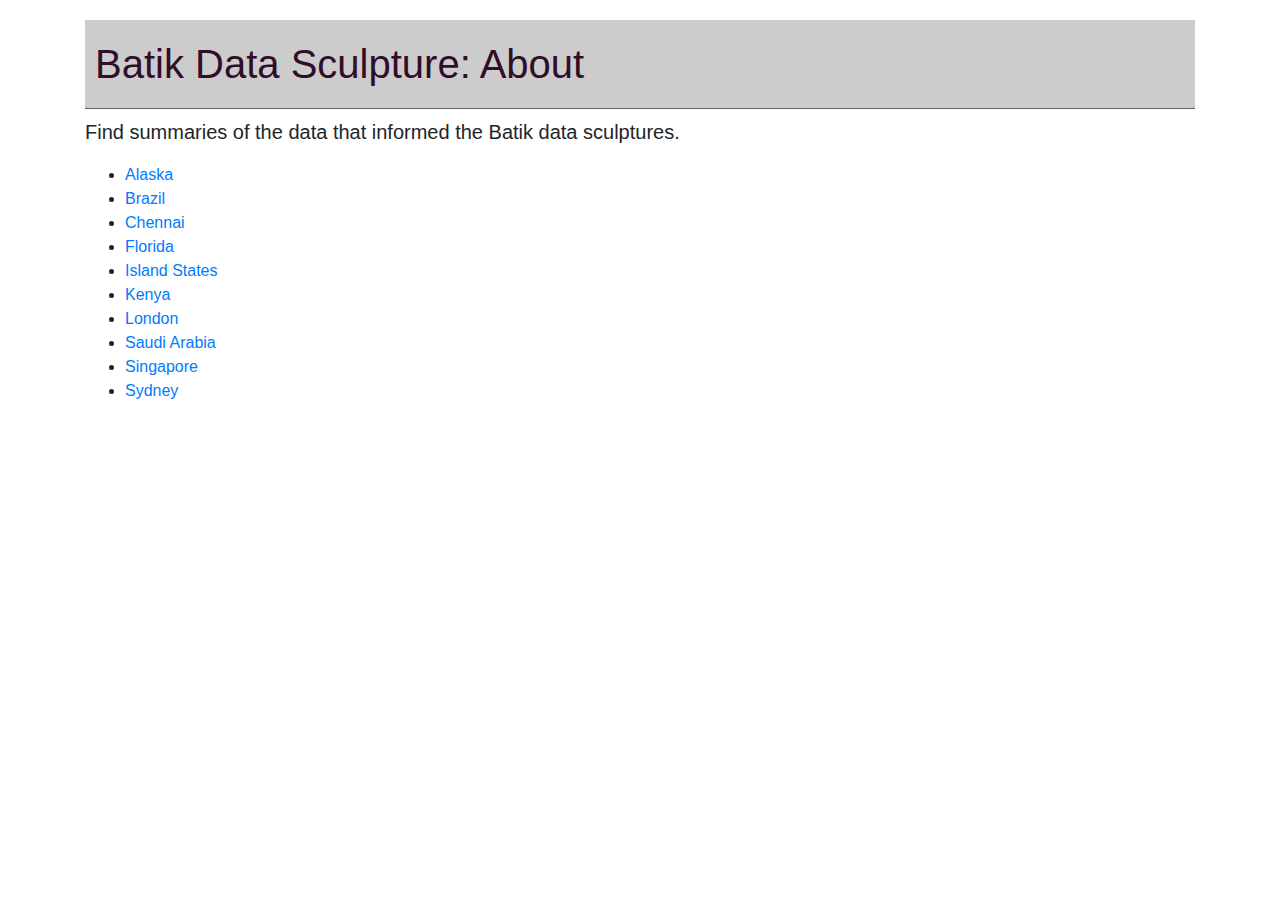
<file: reports/index.html>
<!DOCTYPE html>
<html lang="en">
  <head>
    <meta charset="utf-8" />
    <meta name="viewport" content="width=device-width, initial-scale=1" />
    <link rel="stylesheet" href="https://stackpath.bootstrapcdn.com/bootstrap/4.4.1/css/bootstrap.min.css" integrity="sha384-Vkoo8x4CGsO3+Hhxv8T/Q5PaXtkKtu6ug5TOeNV6gBiFeWPGFN9MuhOf23Q9Ifjh" crossorigin="anonymous" />
    <link rel="stylesheet" href="report.css" />
    <script src="https://ajax.googleapis.com/ajax/libs/jquery/3.4.1/jquery.min.js"></script>
    <script src="https://code.highcharts.com/highcharts.js"></script>
    <script src="https://code.highcharts.com/modules/wordcloud.js"></script>
    <script src="report.js"></script>
    <title>Batik Data Sculpture: About</title>
  </head>
  <body>
    <div class="container">
      <header>
        <div class="row">
          <div class="col">
            <h1>Batik Data Sculpture: About</h1>
          </div>
        </div>
      </header>
      <div class="row">
        <div class="col">
          <p class="lead">Find summaries of the data that informed the Batik data sculptures.</p>
        </div>
      </div>
      <div class="row">
        <div class="col">
          <ul>
            <li><a href="batik-report-alaska.html">Alaska</a></li>
            <li><a href="batik-report-brazil.html">Brazil</a></li>
            <li><a href="batik-report-chennai.html">Chennai</a></li>
            <li><a href="batik-report-florida.html">Florida</a></li>
            <li><a href="batik-report-islands.html">Island States</a></li>
            <li><a href="batik-report-kenya.html">Kenya</a></li>
            <li><a href="batik-report-london.html">London</a></li>
            <li><a href="batik-report-saudi-arabia.html">Saudi Arabia</a></li>
            <li><a href="batik-report-singapore.html">Singapore</a></li>
            <li><a href="batik-report-sydney.html">Sydney</a></li>
          </ul>
        </div>
      </div>
    </div>
  </body>
</html>
</file>
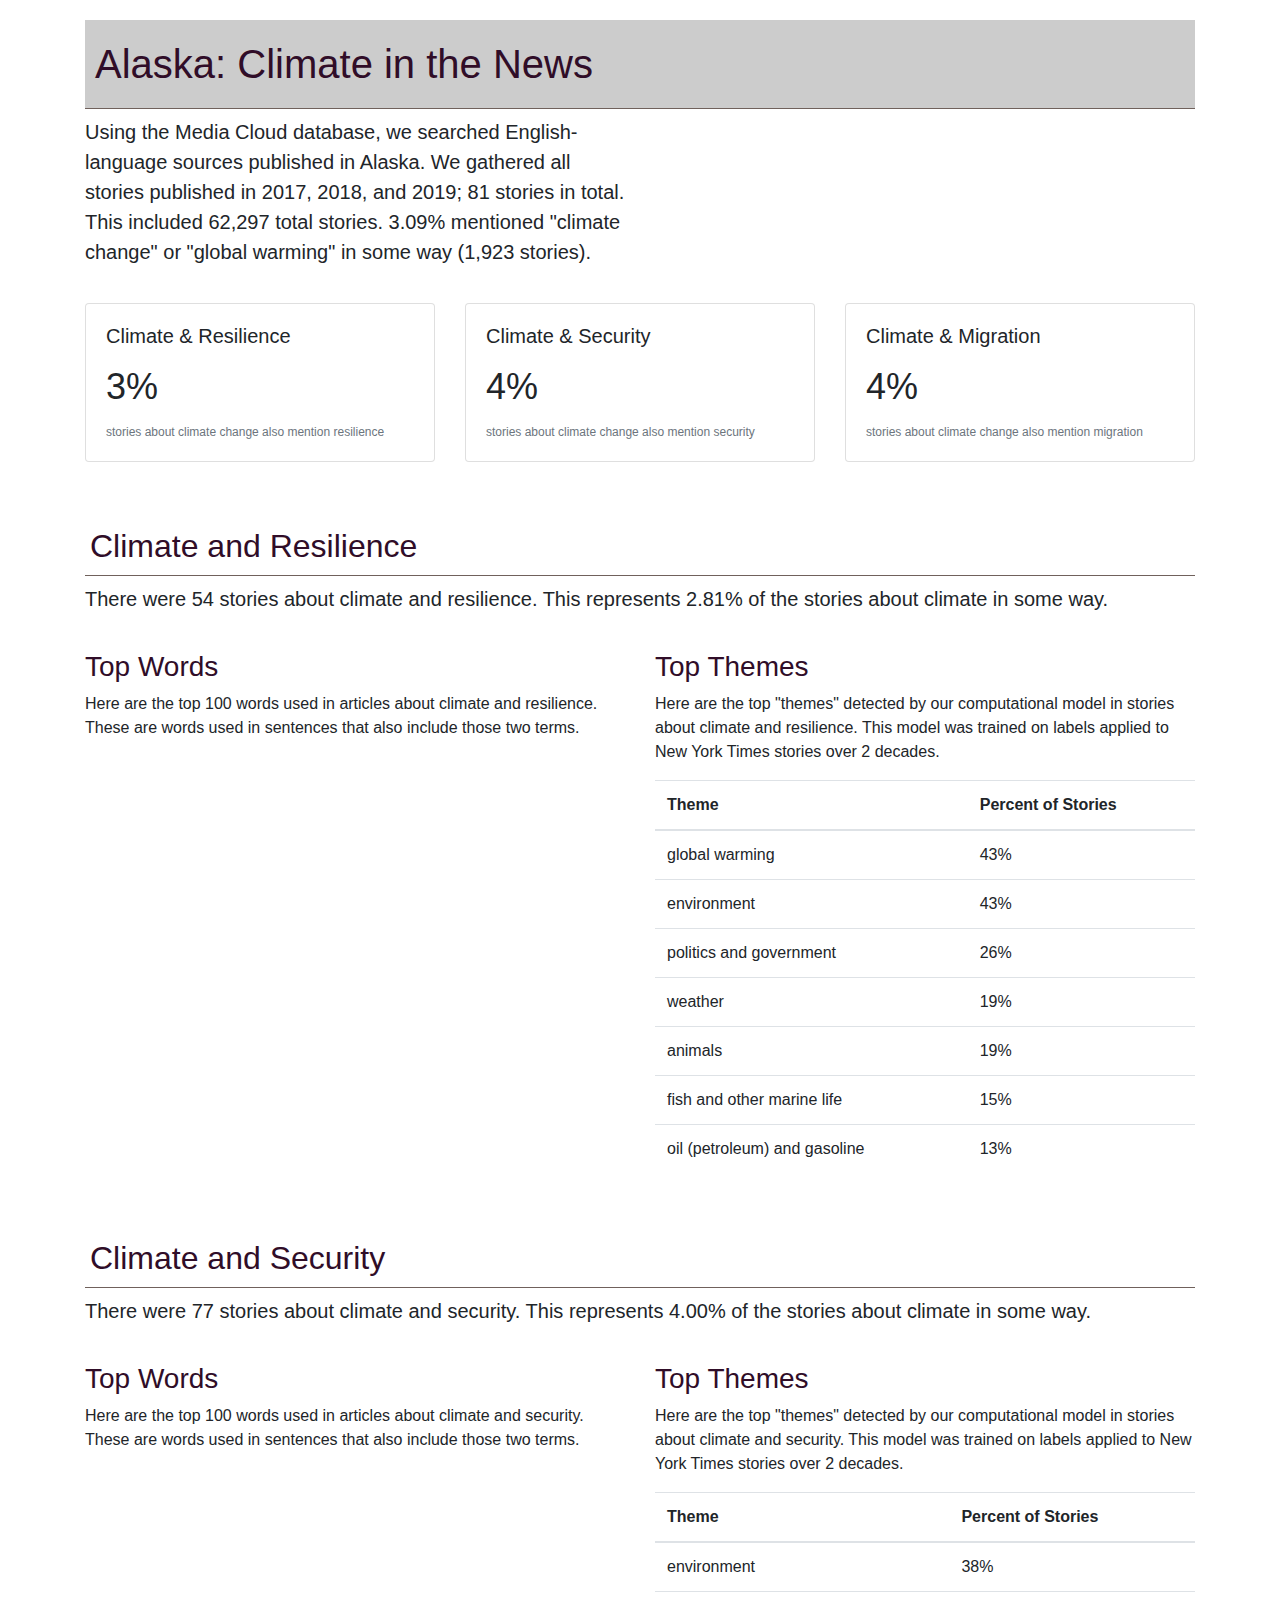
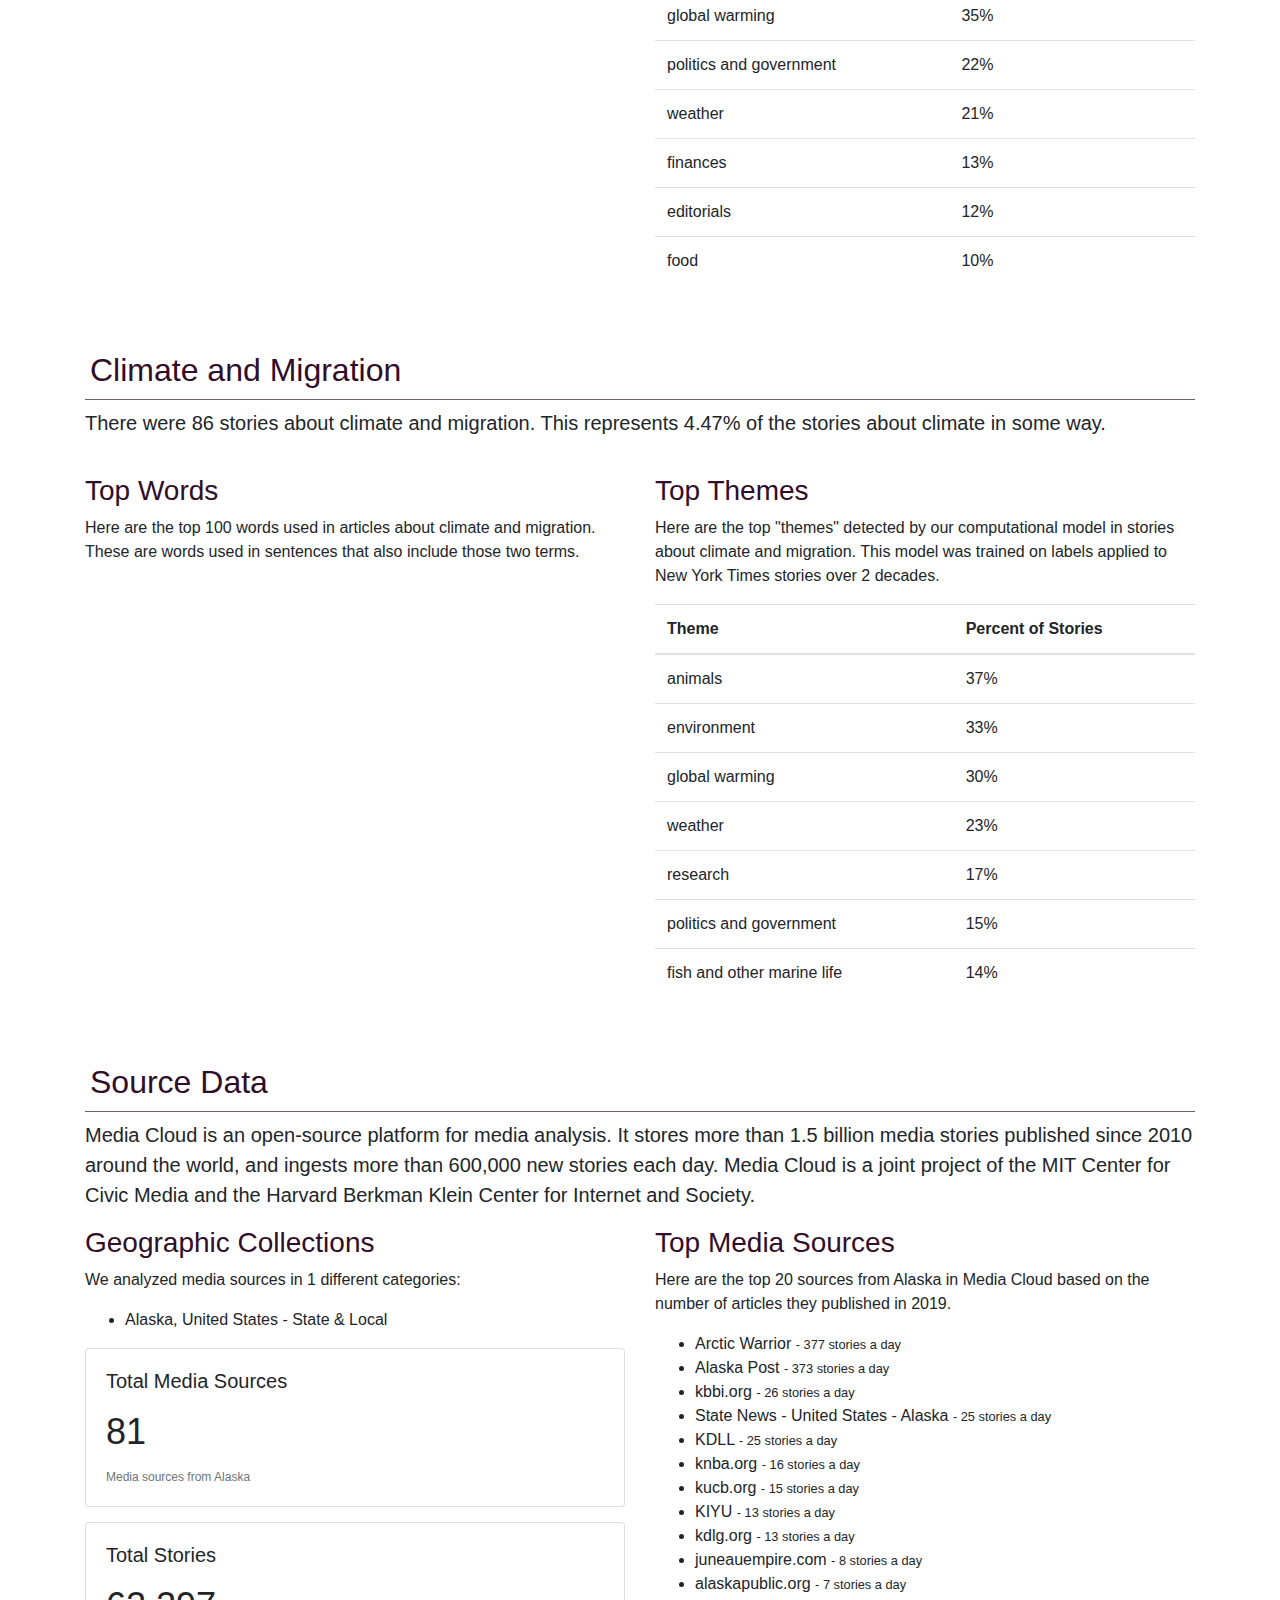
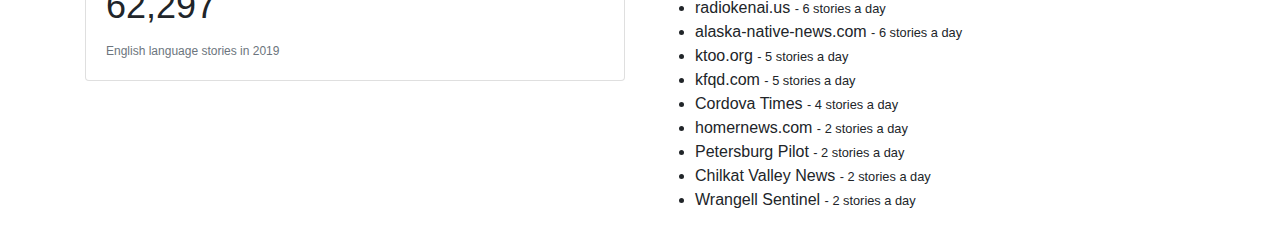
<file: reports/batik-report-alaska.html>
<!DOCTYPE html>
<html lang="en">
  <head>
    <meta charset="utf-8" />
    <meta name="viewport" content="width=device-width, initial-scale=1" />
    <link rel="stylesheet" href="https://stackpath.bootstrapcdn.com/bootstrap/4.4.1/css/bootstrap.min.css" integrity="sha384-Vkoo8x4CGsO3+Hhxv8T/Q5PaXtkKtu6ug5TOeNV6gBiFeWPGFN9MuhOf23Q9Ifjh" crossorigin="anonymous" />
    <link rel="stylesheet" href="report.css" />
    <script src="https://ajax.googleapis.com/ajax/libs/jquery/3.4.1/jquery.min.js"></script>
    <script src="https://code.highcharts.com/highcharts.js"></script>
    <script src="https://code.highcharts.com/modules/wordcloud.js"></script>
    <script src="report.js"></script>
    <title>Alaska: Climate in the News</title>
  </head>
  <body>
    <div class="container">
      <header>
        <div class="row">
          <div class="col">
            <h1>Alaska: Climate in the News</h1>
          </div>
        </div>
      </header>
      <div class="row">
        <div class="col">
          <p class="lead">Using the Media Cloud database, we searched English-language sources published in Alaska. We gathered all stories published in 2017, 2018, and 2019; 81 stories in total.  This included 62,297 total stories. 3.09% mentioned "climate change" or "global warming" in some way (1,923 stories).</p>
        </div>
        <div class="col">
          <div id="alaska-climate-stories-chart" class="piechart"></div>
          <script>$(function() {piechart("Climate Stories", "alaska-climate-stories-chart", [{"name": "Climate Change Stories", "y": 1923, "color": "#300D28"}, {"name": "Other Stories", "y": 60374, "color": "#cccccc"}], 300)})</script>
        </div>
      </div>
      <div class="row">
        <div class="col">
          <div id="alaska-climate-attention-chart" class="linechart">
            <script>$(function() {linechart("Stories", "alaska-climate-attention-chart", [[1483333200000.0, 2], [1484542800000.0, 8], [1485752400000.0, 1], [1486357200000.0, 4], [1487566800000.0, 1], [1488171600000.0, 2], [1488776400000.0, 2], [1490587200000.0, 1], [1491192000000.0, 2], [1491796800000.0, 1], [1494216000000.0, 3], [1495425600000.0, 1], [1496030400000.0, 10], [1498449600000.0, 1], [1500264000000.0, 1], [1501473600000.0, 1], [1502683200000.0, 1], [1503892800000.0, 4], [1504497600000.0, 2], [1505102400000.0, 3], [1505707200000.0, 1], [1506312000000.0, 5], [1506916800000.0, 2], [1507521600000.0, 1], [1508126400000.0, 1], [1508731200000.0, 2], [1509336000000.0, 5], [1509944400000.0, 1], [1510549200000.0, 2], [1511154000000.0, 2], [1511758800000.0, 4], [1512363600000.0, 9], [1512968400000.0, 18], [1513573200000.0, 27], [1514178000000.0, 12], [1514782800000.0, 11], [1515387600000.0, 21], [1515992400000.0, 25], [1516597200000.0, 22], [1517202000000.0, 7], [1517806800000.0, 18], [1518411600000.0, 19], [1519016400000.0, 15], [1519621200000.0, 7], [1520226000000.0, 8], [1520827200000.0, 7], [1521432000000.0, 16], [1522036800000.0, 9], [1522641600000.0, 16], [1523246400000.0, 16], [1523851200000.0, 5], [1524456000000.0, 8], [1525060800000.0, 13], [1525665600000.0, 13], [1526270400000.0, 6], [1526875200000.0, 2], [1527480000000.0, 24], [1528084800000.0, 3], [1528689600000.0, 16], [1529294400000.0, 17], [1529899200000.0, 3], [1530504000000.0, 9], [1531108800000.0, 8], [1531713600000.0, 9], [1532318400000.0, 18], [1532923200000.0, 30], [1533528000000.0, 27], [1534132800000.0, 20], [1534737600000.0, 18], [1535342400000.0, 23], [1535947200000.0, 18], [1536552000000.0, 25], [1537156800000.0, 16], [1537761600000.0, 26], [1538366400000.0, 12], [1538971200000.0, 9], [1539576000000.0, 12], [1540180800000.0, 25], [1540785600000.0, 25], [1541394000000.0, 12], [1541998800000.0, 11], [1542603600000.0, 28], [1543208400000.0, 24], [1543813200000.0, 13], [1544418000000.0, 19], [1545022800000.0, 16], [1545627600000.0, 9], [1546232400000.0, 17], [1546837200000.0, 8], [1547442000000.0, 19], [1548046800000.0, 10], [1548651600000.0, 13], [1549256400000.0, 18], [1549861200000.0, 15], [1550466000000.0, 26], [1551070800000.0, 27], [1551675600000.0, 17], [1552276800000.0, 21], [1552881600000.0, 20], [1553486400000.0, 16], [1554091200000.0, 16], [1554696000000.0, 12], [1555300800000.0, 14], [1555905600000.0, 5], [1556510400000.0, 11], [1557115200000.0, 13], [1557720000000.0, 14], [1558324800000.0, 20], [1558929600000.0, 18], [1559534400000.0, 38], [1560139200000.0, 14], [1560744000000.0, 21], [1561348800000.0, 13], [1561953600000.0, 17], [1562558400000.0, 19], [1563163200000.0, 24], [1563768000000.0, 16], [1564372800000.0, 22], [1564977600000.0, 20], [1565582400000.0, 10], [1566187200000.0, 32], [1566792000000.0, 13], [1567396800000.0, 32], [1568001600000.0, 38], [1568606400000.0, 27], [1569211200000.0, 43], [1569816000000.0, 27], [1570420800000.0, 29], [1571025600000.0, 27], [1571630400000.0, 48], [1572235200000.0, 22], [1572843600000.0, 21], [1573448400000.0, 19], [1574053200000.0, 31], [1574658000000.0, 27]], 200)})</script>
          </div>
        </div>
      </div>
      <div class="row">
        <div class="col">
          <div class="card stat">
            <div class="card-body">
              <h5 class="card-title">Climate &amp; Resilience</h5>
              <p class="card-text stat">3%</p>
              <p class="card-subtitle text-muted">stories about climate change also mention resilience</p>
            </div>
          </div>
        </div>
        <div class="col">
          <div class="card stat">
            <div class="card-body">
              <h5 class="card-title">Climate &amp; Security</h5>
              <p class="card-text stat">4%</p>
              <p class="card-subtitle text-muted">stories about climate change also mention security</p>
            </div>
          </div>
        </div>
        <div class="col">
          <div class="card stat">
            <div class="card-body">
              <h5 class="card-title">Climate &amp; Migration</h5>
              <p class="card-text stat">4%</p>
              <p class="card-subtitle text-muted">stories about climate change also mention migration</p>
            </div>
          </div>
        </div>
      </div>
      <div class="row">
        <div class="col">
          <h2>Climate and Resilience</h2>
          <p class="lead">There were 54 stories about climate and resilience. This represents 2.81% of the stories about climate in some way.</p>
        </div>
      </div>
      <div class="row">
        <div class="col">
          <div id="alaska-resilience-attention-chart" class="linechart">
            <script>$(function() {linechart("Resilience Stories", "alaska-resilience-attention-chart", [[1494216000000.0, 2], [1496030400000.0, 3], [1508731200000.0, 1], [1509336000000.0, 2], [1512968400000.0, 2], [1516597200000.0, 2], [1523246400000.0, 2], [1526270400000.0, 1], [1529294400000.0, 7], [1532318400000.0, 1], [1537156800000.0, 1], [1537761600000.0, 5], [1538366400000.0, 3], [1543208400000.0, 1], [1547442000000.0, 1], [1548046800000.0, 1], [1549861200000.0, 1], [1550466000000.0, 2], [1553486400000.0, 1], [1559534400000.0, 2], [1562558400000.0, 1], [1563163200000.0, 1], [1563768000000.0, 2], [1564977600000.0, 2], [1567396800000.0, 1], [1568001600000.0, 1], [1569211200000.0, 1], [1569816000000.0, 1], [1571025600000.0, 5], [1571630400000.0, 1], [1572235200000.0, 1], [1574658000000.0, 2]], 200)})</script>
          </div>
        </div>
      </div>
      <div class="row">
        <div class="col">
          <h3>Top Words</h3>
          <p class="headline">Here are the top 100 words used in articles about climate and resilience. These are words used in sentences that also include those two terms.</p>
          <div id="alaska-resilience-top-words" class="wordcloud"></div>
          <script>$(function() {wordcloud("alaska-resilience-top-words", [{"name": "salmon", "weight": 56}, {"name": "dunleavy", "weight": 53}, {"name": "native", "weight": 51}, {"name": "southeast", "weight": 50}, {"name": "fisheries", "weight": 48}, {"name": "university", "weight": 43}, {"name": "marine", "weight": 41}, {"name": "trump", "weight": 35}, {"name": "economic", "weight": 34}, {"name": "anchorage", "weight": 33}, {"name": "senate", "weight": 31}, {"name": "legislature", "weight": 31}, {"name": "highway", "weight": 31}, {"name": "impacts", "weight": 30}, {"name": "bering", "weight": 30}, {"name": "arctic", "weight": 29}, {"name": "tribal", "weight": 28}, {"name": "environmental", "weight": 25}, {"name": "ketchikan", "weight": 23}, {"name": "adaptation", "weight": 23}, {"name": "tribes", "weight": 22}, {"name": "murkowski", "weight": 22}, {"name": "funding", "weight": 22}, {"name": "northern", "weight": 21}, {"name": "mary", "weight": 21}, {"name": "economy", "weight": 21}, {"name": "american", "weight": 20}, {"name": "ibu", "weight": 19}, {"name": "education", "weight": 19}, {"name": "amhs", "weight": 19}, {"name": "agreement", "weight": 19}, {"name": "vetoes", "weight": 18}, {"name": "scientists", "weight": 18}, {"name": "kauffman", "weight": 18}, {"name": "delegation", "weight": 18}, {"name": "walker", "weight": 17}, {"name": "global", "weight": 17}, {"name": "fairbanks", "weight": 17}, {"name": "tongass", "weight": 16}, {"name": "ecosystem", "weight": 16}, {"name": "warming", "weight": 15}, {"name": "slope", "weight": 15}, {"name": "roadless", "weight": 15}, {"name": "prince", "weight": 15}, {"name": "dan", "weight": 15}, {"name": "challenges", "weight": 15}, {"name": "villages", "weight": 14}, {"name": "sustainable", "weight": 14}, {"name": "sullivan", "weight": 14}, {"name": "state's", "weight": 14}, {"name": "michael", "weight": 14}, {"name": "infrastructure", "weight": 14}, {"name": "indian", "weight": 14}, {"name": "governor's", "weight": 14}, {"name": "ensure", "weight": 14}, {"name": "elders", "weight": 14}, {"name": "troopers", "weight": 13}, {"name": "tax", "weight": 13}, {"name": "supreme", "weight": 13}, {"name": "students", "weight": 13}, {"name": "refugees", "weight": 13}, {"name": "lease", "weight": 13}, {"name": "juneau", "weight": 13}, {"name": "emissions", "weight": 13}, {"name": "coastal", "weight": 13}, {"name": "children", "weight": 13}, {"name": "lisa", "weight": 12}, {"name": "fishermen", "weight": 12}, {"name": "ferry", "weight": 12}, {"name": "bristol", "weight": 12}, {"name": "united", "weight": 11}, {"name": "sitnews", "weight": 11}, {"name": "peninsula", "weight": 11}, {"name": "paris", "weight": 11}, {"name": "migration", "weight": 11}, {"name": "harvest", "weight": 11}, {"name": "gulf", "weight": 11}, {"name": "corporation", "weight": 11}, {"name": "conservation", "weight": 11}, {"name": "bp", "weight": 11}, {"name": "wildfires", "weight": 10}, {"name": "violence", "weight": 10}, {"name": "priorities", "weight": 10}, {"name": "pfas", "weight": 10}, {"name": "pebble", "weight": 10}, {"name": "mike", "weight": 10}, {"name": "kavanaugh", "weight": 10}, {"name": "guard", "weight": 10}, {"name": "crisis", "weight": 10}, {"name": "america", "weight": 10}, {"name": "veterans", "weight": 9}, {"name": "vessels", "weight": 9}, {"name": "trahant", "weight": 9}, {"name": "strengthen", "weight": 9}, {"name": "rupert", "weight": 9}, {"name": "reshaping", "weight": 9}, {"name": "protections", "weight": 9}, {"name": "pfd", "weight": 9}, {"name": "options", "weight": 9}, {"name": "ipcc", "weight": 9}], 300)})</script>
        </div>
        <div class="col">
          <h3>Top Themes</h3>
          <p class="headline">Here are the top "themes" detected by our computational model in stories about climate and resilience. This model was trained on labels applied to New York Times stories over 2 decades.<table class="table"><thead><tr><th>Theme</th><th>Percent of Stories</th></tr></thead><tbody><tr><td>global warming</td><td>43%</td></tr><tr><td>environment</td><td>43%</td></tr><tr><td>politics and government</td><td>26%</td></tr><tr><td>weather</td><td>19%</td></tr><tr><td>animals</td><td>19%</td></tr><tr><td>fish and other marine life</td><td>15%</td></tr><tr><td>oil (petroleum) and gasoline</td><td>13%</td></tr></tbody></table></p>
        </div>
      </div>
      <div class="row">
        <div class="col">
          <h2>Climate and Security</h2>
          <p class="lead">There were 77 stories about climate and security. This represents 4.00% of the stories about climate in some way.</p>
        </div>
      </div>
      <div class="row">
        <div class="col">
          <div id="alaska-security-attention-chart" class="linechart">
            <script>$(function() {linechart("Security Stories", "alaska-security-attention-chart", [[1486962000000.0, 1], [1496030400000.0, 3], [1506312000000.0, 2], [1507521600000.0, 1], [1512968400000.0, 2], [1513573200000.0, 2], [1515387600000.0, 1], [1515992400000.0, 1], [1516597200000.0, 1], [1517202000000.0, 1], [1521432000000.0, 4], [1522641600000.0, 2], [1523851200000.0, 2], [1525060800000.0, 1], [1525665600000.0, 1], [1527480000000.0, 2], [1528689600000.0, 1], [1529294400000.0, 7], [1532318400000.0, 1], [1532923200000.0, 4], [1539576000000.0, 1], [1542603600000.0, 1], [1543208400000.0, 4], [1543813200000.0, 3], [1548046800000.0, 1], [1552276800000.0, 1], [1553486400000.0, 1], [1555905600000.0, 2], [1557115200000.0, 2], [1560139200000.0, 1], [1560744000000.0, 2], [1563163200000.0, 4], [1564372800000.0, 2], [1566792000000.0, 3], [1568001600000.0, 5], [1569816000000.0, 2], [1570420800000.0, 1], [1571630400000.0, 2], [1572843600000.0, 2], [1573448400000.0, 2], [1574053200000.0, 2]], 200)})</script>
          </div>
        </div>
      </div>
      <div class="row">
        <div class="col">
          <h3>Top Words</h3>
          <p class="headline">Here are the top 100 words used in articles about climate and security. These are words used in sentences that also include those two terms.</p>
          <div id="alaska-security-top-words" class="wordcloud"></div>
          <script>$(function() {wordcloud("alaska-security-top-words", [{"name": "arctic", "weight": 79}, {"name": "university", "weight": 43}, {"name": "impacts", "weight": 36}, {"name": "democrats", "weight": 34}, {"name": "native", "weight": 29}, {"name": "global", "weight": 27}, {"name": "adaptation", "weight": 23}, {"name": "indigenous", "weight": 22}, {"name": "warming", "weight": 21}, {"name": "infrastructure", "weight": 21}, {"name": "economic", "weight": 21}, {"name": "environmental", "weight": 20}, {"name": "challenges", "weight": 20}, {"name": "scientists", "weight": 19}, {"name": "fairbanks", "weight": 19}, {"name": "emissions", "weight": 19}, {"name": "anchorage", "weight": 18}, {"name": "agreement", "weight": 18}, {"name": "walker", "weight": 17}, {"name": "trump's", "weight": 17}, {"name": "murkowski", "weight": 17}, {"name": "paris", "weight": 16}, {"name": "marine", "weight": 16}, {"name": "coastal", "weight": 16}, {"name": "studies", "weight": 15}, {"name": "united", "weight": 14}, {"name": "youth", "weight": 13}, {"name": "western", "weight": 13}, {"name": "economy", "weight": 13}, {"name": "barrett", "weight": 13}, {"name": "tribal", "weight": 12}, {"name": "resource", "weight": 12}, {"name": "nominee", "weight": 12}, {"name": "dunleavy", "weight": 12}, {"name": "document", "weight": 12}, {"name": "villages", "weight": 11}, {"name": "researchers", "weight": 11}, {"name": "republican", "weight": 11}, {"name": "refugees", "weight": 11}, {"name": "polar", "weight": 11}, {"name": "erosion", "weight": 11}, {"name": "sullivan", "weight": 10}, {"name": "nations", "weight": 10}, {"name": "migration", "weight": 10}, {"name": "media", "weight": 10}, {"name": "ketchikan", "weight": 10}, {"name": "inuit", "weight": 10}, {"name": "guard", "weight": 10}, {"name": "funding", "weight": 10}, {"name": "focused", "weight": 10}, {"name": "dnc", "weight": 10}, {"name": "washington", "weight": 9}, {"name": "professor", "weight": 9}, {"name": "permafrost", "weight": 9}, {"name": "nome", "weight": 9}, {"name": "greenhouse", "weight": 9}, {"name": "glacier", "weight": 9}, {"name": "compacts", "weight": 9}, {"name": "bp", "weight": 9}, {"name": "troopers", "weight": 8}, {"name": "threatens", "weight": 8}, {"name": "salmon", "weight": 8}, {"name": "risks", "weight": 8}, {"name": "renewable", "weight": 8}, {"name": "meltwater", "weight": 8}, {"name": "lawson", "weight": 8}, {"name": "ipcc", "weight": 8}, {"name": "hunters", "weight": 8}, {"name": "gwich'in", "weight": 8}, {"name": "fisheries", "weight": 8}, {"name": "election", "weight": 8}, {"name": "displaced", "weight": 8}, {"name": "crisis", "weight": 8}, {"name": "atmospheric", "weight": 8}, {"name": "tax", "weight": 7}, {"name": "sustained", "weight": 7}, {"name": "subsistence", "weight": 7}, {"name": "southeast", "weight": 7}, {"name": "solutions", "weight": 7}, {"name": "relocation", "weight": 7}, {"name": "northern", "weight": 7}, {"name": "museum", "weight": 7}, {"name": "miner", "weight": 7}, {"name": "futures", "weight": 7}, {"name": "emerging", "weight": 7}, {"name": "education", "weight": 7}, {"name": "dispatch", "weight": 7}, {"name": "congress", "weight": 7}, {"name": "children's", "weight": 7}, {"name": "caucuses", "weight": 7}, {"name": "cancer", "weight": 7}, {"name": "canada", "weight": 7}, {"name": "assessing", "weight": 7}, {"name": "aquaculture", "weight": 7}, {"name": "threats", "weight": 6}, {"name": "state's", "weight": 6}, {"name": "shishmaref", "weight": 6}, {"name": "producers", "weight": 6}, {"name": "priority", "weight": 6}, {"name": "pollutants", "weight": 6}], 300)})</script>
        </div>
        <div class="col">
          <h3>Top Themes</h3>
          <p class="headline">Here are the top "themes" detected by our computational model in stories about climate and security. This model was trained on labels applied to New York Times stories over 2 decades.<table class="table"><thead><tr><th>Theme</th><th>Percent of Stories</th></tr></thead><tbody><tr><td>environment</td><td>38%</td></tr><tr><td>global warming</td><td>35%</td></tr><tr><td>politics and government</td><td>22%</td></tr><tr><td>weather</td><td>21%</td></tr><tr><td>finances</td><td>13%</td></tr><tr><td>editorials</td><td>12%</td></tr><tr><td>food</td><td>10%</td></tr></tbody></table></p>
        </div>
      </div>
      <div class="row">
        <div class="col">
          <h2>Climate and Migration</h2>
          <p class="lead">There were 86 stories about climate and migration. This represents 4.47% of the stories about climate in some way.</p>
        </div>
      </div>
      <div class="row">
        <div class="col">
          <div id="alaska-migration-attention-chart" class="linechart">
            <script>$(function() {linechart("Migration Stories", "alaska-migration-attention-chart", [[1508126400000.0, 1], [1513573200000.0, 3], [1515387600000.0, 3], [1515992400000.0, 2], [1517806800000.0, 1], [1518411600000.0, 1], [1519016400000.0, 1], [1519621200000.0, 3], [1522641600000.0, 1], [1525665600000.0, 1], [1526270400000.0, 1], [1529294400000.0, 10], [1533528000000.0, 1], [1534132800000.0, 1], [1535342400000.0, 1], [1535947200000.0, 1], [1537156800000.0, 5], [1537761600000.0, 1], [1540180800000.0, 3], [1541394000000.0, 4], [1542603600000.0, 2], [1543208400000.0, 3], [1543813200000.0, 2], [1545022800000.0, 3], [1545627600000.0, 4], [1546232400000.0, 1], [1551070800000.0, 1], [1553486400000.0, 2], [1561953600000.0, 1], [1562558400000.0, 1], [1564372800000.0, 2], [1565582400000.0, 4], [1566187200000.0, 1], [1568606400000.0, 3], [1569211200000.0, 2], [1569816000000.0, 4], [1571630400000.0, 5], [1572843600000.0, 2], [1573448400000.0, 2], [1574053200000.0, 2]], 200)})</script>
          </div>
        </div>
      </div>
      <div class="row">
        <div class="col">
          <h3>Top Words</h3>
          <p class="headline">Here are the top 100 words used in articles about climate and migration. These are words used in sentences that also include those two terms.</p>
          <div id="alaska-migration-top-words" class="wordcloud"></div>
          <script>$(function() {wordcloud("alaska-migration-top-words", [{"name": "southeast", "weight": 58}, {"name": "salmon", "weight": 48}, {"name": "fisheries", "weight": 48}, {"name": "university", "weight": 47}, {"name": "dunleavy", "weight": 47}, {"name": "native", "weight": 44}, {"name": "ketchikan", "weight": 38}, {"name": "marine", "weight": 34}, {"name": "senate", "weight": 31}, {"name": "highway", "weight": 26}, {"name": "arctic", "weight": 26}, {"name": "economic", "weight": 24}, {"name": "impacts", "weight": 23}, {"name": "funding", "weight": 22}, {"name": "anchorage", "weight": 21}, {"name": "amhs", "weight": 20}, {"name": "environmental", "weight": 19}, {"name": "education", "weight": 19}, {"name": "roadless", "weight": 18}, {"name": "prince", "weight": 18}, {"name": "mary", "weight": 18}, {"name": "legislature", "weight": 18}, {"name": "kauffman", "weight": 18}, {"name": "juneau", "weight": 18}, {"name": "american", "weight": 18}, {"name": "sullivan", "weight": 17}, {"name": "subsistence", "weight": 17}, {"name": "researchers", "weight": 17}, {"name": "guard", "weight": 17}, {"name": "warming", "weight": 16}, {"name": "vetoes", "weight": 16}, {"name": "tribal", "weight": 16}, {"name": "scientists", "weight": 16}, {"name": "michael", "weight": 16}, {"name": "ensure", "weight": 16}, {"name": "dan", "weight": 16}, {"name": "united", "weight": 15}, {"name": "refugees", "weight": 15}, {"name": "northern", "weight": 15}, {"name": "gulf", "weight": 15}, {"name": "governor's", "weight": 15}, {"name": "coastal", "weight": 15}, {"name": "bering", "weight": 15}, {"name": "whales", "weight": 14}, {"name": "tax", "weight": 14}, {"name": "immigration", "weight": 14}, {"name": "ecosystem", "weight": 14}, {"name": "economy", "weight": 14}, {"name": "tongass", "weight": 13}, {"name": "murkowski", "weight": 13}, {"name": "fairbanks", "weight": 13}, {"name": "arnold", "weight": 13}, {"name": "trump", "weight": 12}, {"name": "tribes", "weight": 12}, {"name": "thoman", "weight": 12}, {"name": "territorial", "weight": 12}, {"name": "students", "weight": 12}, {"name": "vessels", "weight": 11}, {"name": "state's", "weight": 11}, {"name": "slope", "weight": 11}, {"name": "peninsula", "weight": 11}, {"name": "infrastructure", "weight": 11}, {"name": "harvest", "weight": 11}, {"name": "compacts", "weight": 11}, {"name": "children", "weight": 11}, {"name": "william", "weight": 10}, {"name": "sitnews", "weight": 10}, {"name": "rupert", "weight": 10}, {"name": "photo", "weight": 10}, {"name": "museum", "weight": 10}, {"name": "mammals", "weight": 10}, {"name": "global", "weight": 10}, {"name": "crime", "weight": 10}, {"name": "corporation", "weight": 10}, {"name": "comprehensive", "weight": 10}, {"name": "bristol", "weight": 10}, {"name": "barr", "weight": 10}, {"name": "washington", "weight": 9}, {"name": "sustainable", "weight": 9}, {"name": "sitka", "weight": 9}, {"name": "predict", "weight": 9}, {"name": "institute", "weight": 9}, {"name": "herring", "weight": 9}, {"name": "ferry", "weight": 9}, {"name": "eagles", "weight": 9}, {"name": "conservation", "weight": 9}, {"name": "challenges", "weight": 9}, {"name": "wildfires", "weight": 8}, {"name": "wasilla", "weight": 8}, {"name": "villages", "weight": 8}, {"name": "uaf", "weight": 8}, {"name": "timing", "weight": 8}, {"name": "supports", "weight": 8}, {"name": "rely", "weight": 8}, {"name": "reads", "weight": 8}, {"name": "noaa", "weight": 8}, {"name": "mining", "weight": 8}, {"name": "migrant", "weight": 8}, {"name": "lisa", "weight": 8}, {"name": "habitat", "weight": 8}], 300)})</script>
        </div>
        <div class="col">
          <h3>Top Themes</h3>
          <p class="headline">Here are the top "themes" detected by our computational model in stories about climate and migration. This model was trained on labels applied to New York Times stories over 2 decades.<table class="table"><thead><tr><th>Theme</th><th>Percent of Stories</th></tr></thead><tbody><tr><td>animals</td><td>37%</td></tr><tr><td>environment</td><td>33%</td></tr><tr><td>global warming</td><td>30%</td></tr><tr><td>weather</td><td>23%</td></tr><tr><td>research</td><td>17%</td></tr><tr><td>politics and government</td><td>15%</td></tr><tr><td>fish and other marine life</td><td>14%</td></tr></tbody></table></p>
        </div>
      </div>
      <div class="row">
        <div class="col">
          <h2>Source Data</h2>
        </div>
      </div>
      <div class="row">
        <div class="col">
          <p class="lead">Media Cloud is an open-source platform for media analysis. It stores more than 1.5 billion media stories published since 2010 around the world, and ingests more than 600,000 new stories each day. Media Cloud is a joint project of the MIT Center for Civic Media and the Harvard Berkman Klein Center for Internet and Society.</p>
        </div>
      </div>
      <div class="row">
        <div class="col">
          <div class="row">
            <div class="col">
              <h3>Geographic Collections</h3>
              <p>We analyzed media sources in 1 different categories:</p>
              <ul>
                <li>Alaska, United States - State &amp; Local</li>
              </ul>
            </div>
          </div>
          <div class="row">
            <div class="col">
              <div class="card stat">
                <div class="card-body">
                  <h5 class="card-title">Total Media Sources</h5>
                  <p class="card-text stat">81</p>
                  <p class="card-subtitle text-muted">Media sources from Alaska</p>
                </div>
              </div>
            </div>
          </div>
          <div class="row">
            <div class="col">
              <div class="card stat">
                <div class="card-body">
                  <h5 class="card-title">Total Stories</h5>
                  <p class="card-text stat">62,297</p>
                  <p class="card-subtitle text-muted">English language stories in 2019</p>
                </div>
              </div>
            </div>
          </div>
        </div>
        <div class="col">
          <h3>Top Media Sources</h3>
          <p>Here are the top 20 sources from Alaska in Media Cloud based on the number of articles they published in 2019.</p>
          <ul>
            <li>Arctic Warrior <small>- 377 stories a day</small></li>
            <li>Alaska Post <small>- 373 stories a day</small></li>
            <li>kbbi.org <small>- 26 stories a day</small></li>
            <li>State News - United States - Alaska <small>- 25 stories a day</small></li>
            <li>KDLL <small>- 25 stories a day</small></li>
            <li>knba.org <small>- 16 stories a day</small></li>
            <li>kucb.org <small>- 15 stories a day</small></li>
            <li>KIYU <small>- 13 stories a day</small></li>
            <li>kdlg.org <small>- 13 stories a day</small></li>
            <li>juneauempire.com <small>- 8 stories a day</small></li>
            <li>alaskapublic.org <small>- 7 stories a day</small></li>
            <li>radiokenai.us <small>- 6 stories a day</small></li>
            <li>alaska-native-news.com <small>- 6 stories a day</small></li>
            <li>ktoo.org <small>- 5 stories a day</small></li>
            <li>kfqd.com <small>- 5 stories a day</small></li>
            <li>Cordova Times <small>- 4 stories a day</small></li>
            <li>homernews.com <small>- 2 stories a day</small></li>
            <li>Petersburg Pilot <small>- 2 stories a day</small></li>
            <li>Chilkat Valley News <small>- 2 stories a day</small></li>
            <li>Wrangell Sentinel <small>- 2 stories a day</small></li>
          </ul>
        </div>
      </div>
    </div>
  </body>
</html>
</file>
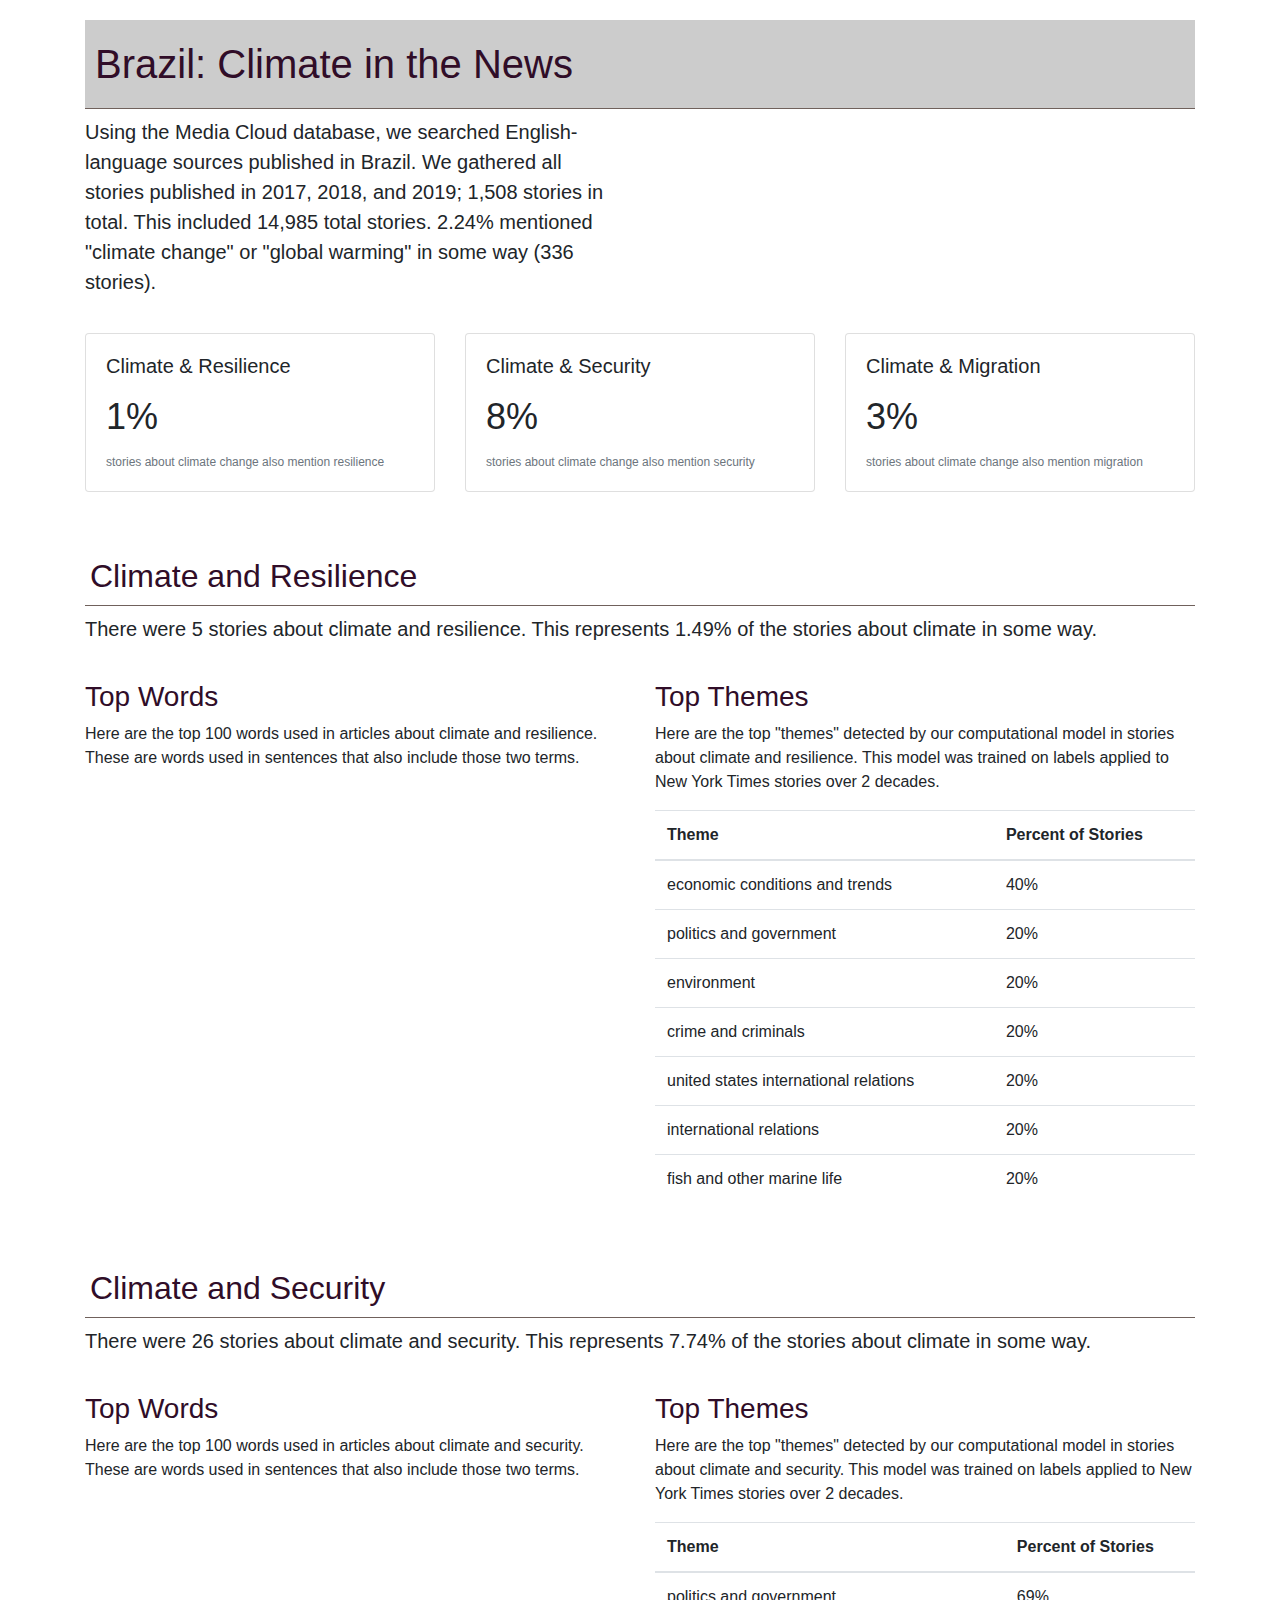
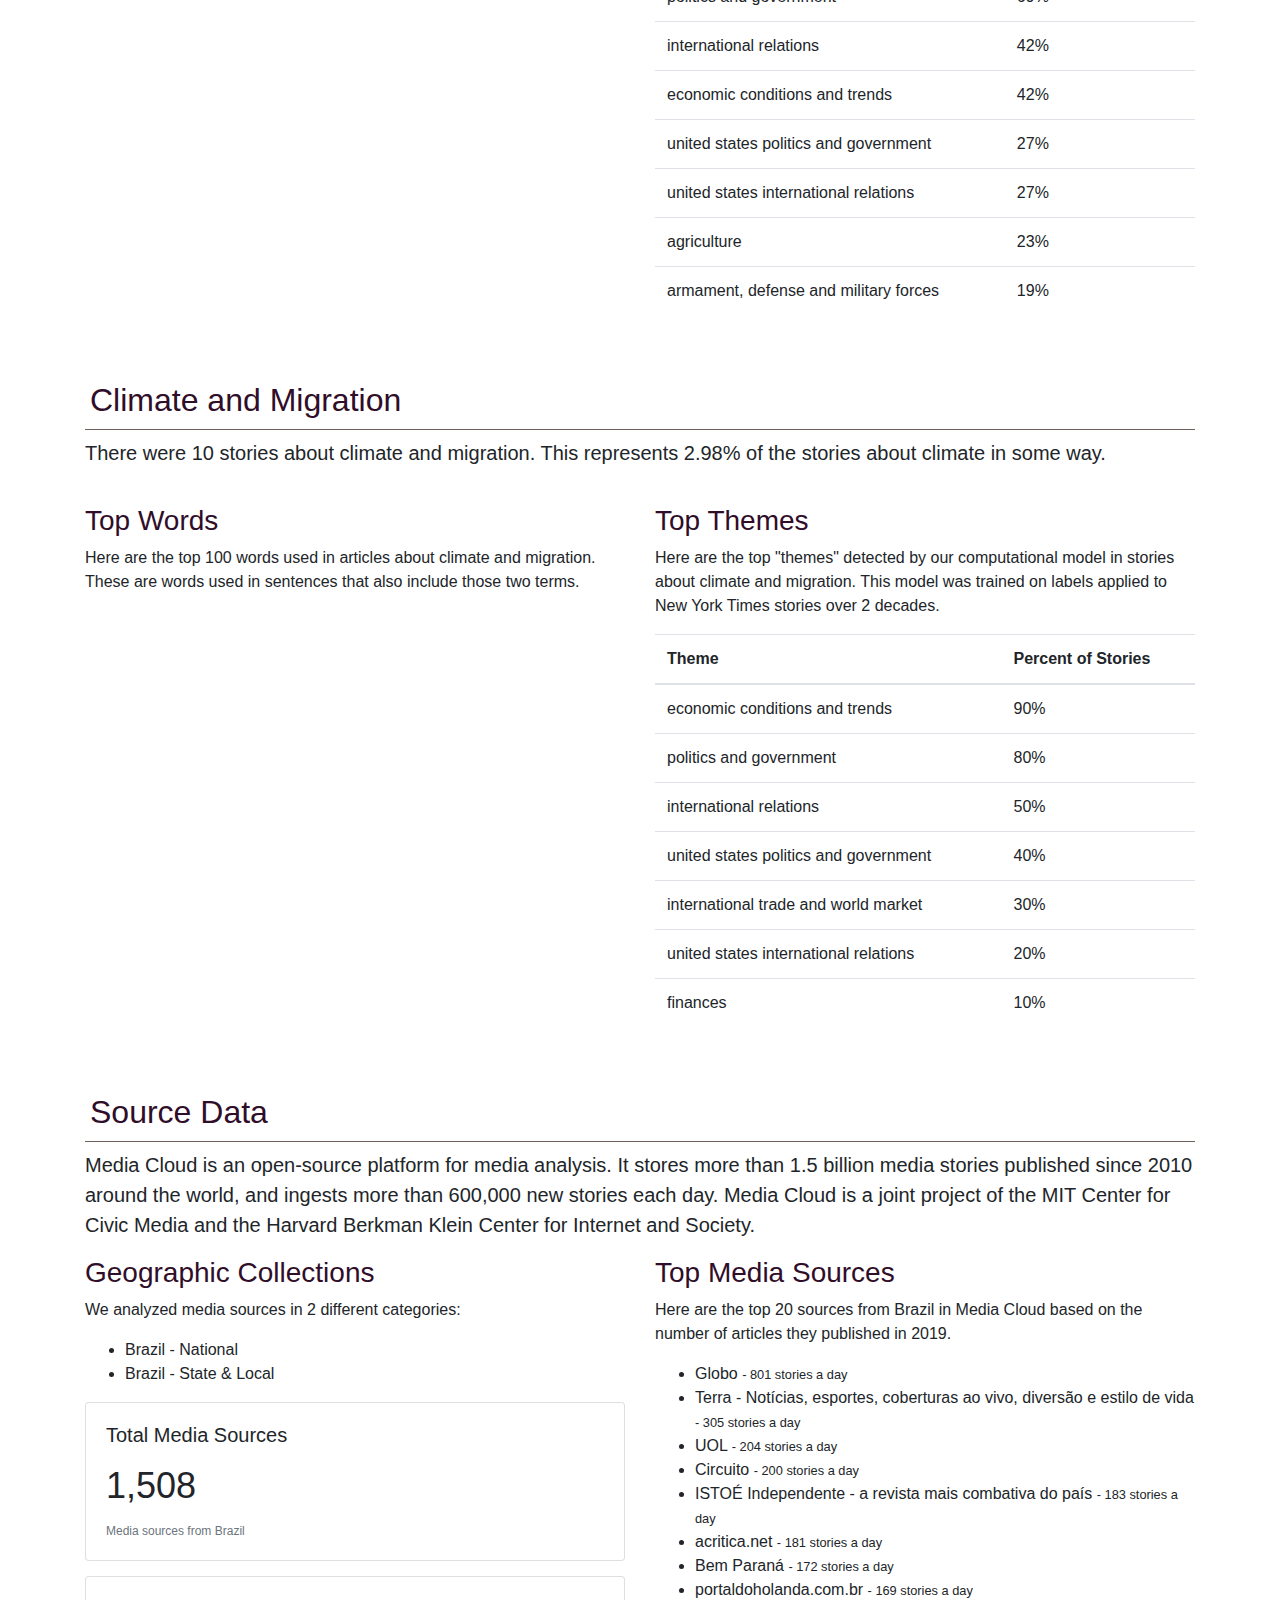
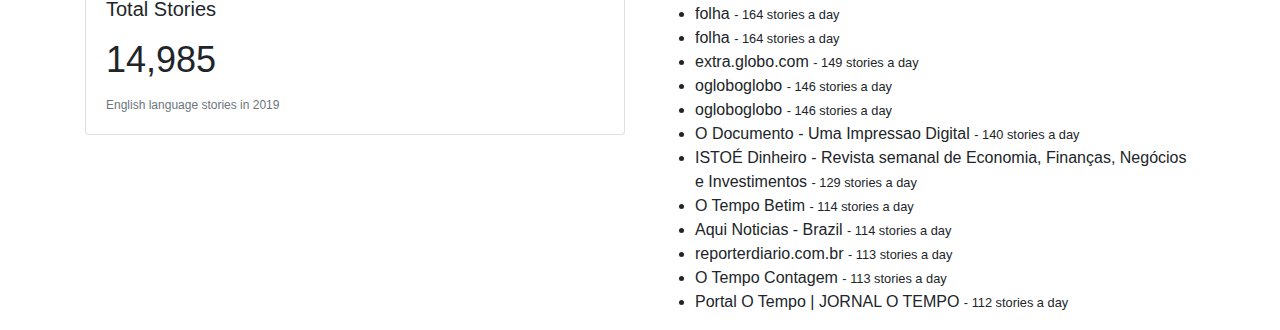
<file: reports/batik-report-brazil.html>
<!DOCTYPE html>
<html lang="en">
  <head>
    <meta charset="utf-8" />
    <meta name="viewport" content="width=device-width, initial-scale=1" />
    <link rel="stylesheet" href="https://stackpath.bootstrapcdn.com/bootstrap/4.4.1/css/bootstrap.min.css" integrity="sha384-Vkoo8x4CGsO3+Hhxv8T/Q5PaXtkKtu6ug5TOeNV6gBiFeWPGFN9MuhOf23Q9Ifjh" crossorigin="anonymous" />
    <link rel="stylesheet" href="report.css" />
    <script src="https://ajax.googleapis.com/ajax/libs/jquery/3.4.1/jquery.min.js"></script>
    <script src="https://code.highcharts.com/highcharts.js"></script>
    <script src="https://code.highcharts.com/modules/wordcloud.js"></script>
    <script src="report.js"></script>
    <title>Brazil: Climate in the News</title>
  </head>
  <body>
    <div class="container">
      <header>
        <div class="row">
          <div class="col">
            <h1>Brazil: Climate in the News</h1>
          </div>
        </div>
      </header>
      <div class="row">
        <div class="col">
          <p class="lead">Using the Media Cloud database, we searched English-language sources published in Brazil. We gathered all stories published in 2017, 2018, and 2019; 1,508 stories in total.  This included 14,985 total stories. 2.24% mentioned "climate change" or "global warming" in some way (336 stories).</p>
        </div>
        <div class="col">
          <div id="brazil-climate-stories-chart" class="piechart"></div>
          <script>$(function() {piechart("Climate Stories", "brazil-climate-stories-chart", [{"name": "Climate Change Stories", "y": 336, "color": "#300D28"}, {"name": "Other Stories", "y": 14649, "color": "#cccccc"}], 300)})</script>
        </div>
      </div>
      <div class="row">
        <div class="col">
          <div id="brazil-climate-attention-chart" class="linechart">
            <script>$(function() {linechart("Stories", "brazil-climate-attention-chart", [[1485147600000.0, 1], [1489377600000.0, 3], [1496635200000.0, 2], [1497844800000.0, 1], [1498449600000.0, 1], [1499054400000.0, 2], [1499659200000.0, 2], [1503892800000.0, 1], [1504497600000.0, 1], [1505707200000.0, 1], [1508126400000.0, 1], [1509336000000.0, 1], [1509944400000.0, 1], [1510549200000.0, 3], [1511758800000.0, 1], [1512363600000.0, 7], [1514782800000.0, 1], [1516597200000.0, 1], [1518411600000.0, 1], [1520226000000.0, 3], [1521432000000.0, 3], [1522641600000.0, 1], [1523246400000.0, 2], [1526270400000.0, 2], [1527480000000.0, 2], [1528689600000.0, 1], [1529294400000.0, 1], [1529899200000.0, 1], [1531713600000.0, 2], [1533528000000.0, 4], [1534132800000.0, 1], [1534737600000.0, 2], [1535342400000.0, 1], [1535947200000.0, 3], [1536552000000.0, 3], [1537156800000.0, 5], [1537761600000.0, 4], [1538366400000.0, 1], [1538971200000.0, 5], [1539576000000.0, 2], [1540180800000.0, 5], [1540785600000.0, 7], [1541394000000.0, 1], [1542603600000.0, 5], [1543208400000.0, 10], [1543813200000.0, 5], [1544418000000.0, 14], [1545022800000.0, 8], [1545627600000.0, 2], [1546232400000.0, 3], [1546837200000.0, 3], [1547442000000.0, 7], [1548046800000.0, 7], [1548651600000.0, 3], [1549256400000.0, 3], [1549861200000.0, 2], [1551675600000.0, 1], [1553486400000.0, 4], [1554091200000.0, 2], [1554696000000.0, 4], [1555300800000.0, 7], [1556510400000.0, 2], [1557115200000.0, 1], [1557720000000.0, 3], [1558324800000.0, 1], [1558929600000.0, 1], [1559534400000.0, 1], [1560139200000.0, 8], [1560744000000.0, 3], [1561348800000.0, 7], [1561953600000.0, 3], [1562558400000.0, 8], [1563163200000.0, 2], [1563768000000.0, 4], [1564372800000.0, 4], [1564977600000.0, 5], [1565582400000.0, 5], [1566187200000.0, 25], [1566792000000.0, 20], [1567396800000.0, 8], [1568001600000.0, 7], [1568606400000.0, 6], [1569211200000.0, 7], [1569816000000.0, 4], [1570420800000.0, 3], [1571025600000.0, 2], [1571630400000.0, 2], [1572235200000.0, 2], [1572843600000.0, 3], [1573448400000.0, 1], [1574053200000.0, 5], [1574658000000.0, 8]], 200)})</script>
          </div>
        </div>
      </div>
      <div class="row">
        <div class="col">
          <div class="card stat">
            <div class="card-body">
              <h5 class="card-title">Climate &amp; Resilience</h5>
              <p class="card-text stat">1%</p>
              <p class="card-subtitle text-muted">stories about climate change also mention resilience</p>
            </div>
          </div>
        </div>
        <div class="col">
          <div class="card stat">
            <div class="card-body">
              <h5 class="card-title">Climate &amp; Security</h5>
              <p class="card-text stat">8%</p>
              <p class="card-subtitle text-muted">stories about climate change also mention security</p>
            </div>
          </div>
        </div>
        <div class="col">
          <div class="card stat">
            <div class="card-body">
              <h5 class="card-title">Climate &amp; Migration</h5>
              <p class="card-text stat">3%</p>
              <p class="card-subtitle text-muted">stories about climate change also mention migration</p>
            </div>
          </div>
        </div>
      </div>
      <div class="row">
        <div class="col">
          <h2>Climate and Resilience</h2>
          <p class="lead">There were 5 stories about climate and resilience. This represents 1.49% of the stories about climate in some way.</p>
        </div>
      </div>
      <div class="row">
        <div class="col">
          <div id="brazil-resilience-attention-chart" class="linechart">
            <script>$(function() {linechart("Resilience Stories", "brazil-resilience-attention-chart", [[1531713600000.0, 1], [1537761600000.0, 1], [1545022800000.0, 1], [1557720000000.0, 1], [1561953600000.0, 1]], 200)})</script>
          </div>
        </div>
      </div>
      <div class="row">
        <div class="col">
          <h3>Top Words</h3>
          <p class="headline">Here are the top 100 words used in articles about climate and resilience. These are words used in sentences that also include those two terms.</p>
          <div id="brazil-resilience-top-words" class="wordcloud"></div>
          <script>$(function() {wordcloud("brazil-resilience-top-words", [{"name": "environmental", "weight": 27}, {"name": "ministry", "weight": 20}, {"name": "deforestation", "weight": 19}, {"name": "coral", "weight": 14}, {"name": "agriculture", "weight": 14}, {"name": "reefs", "weight": 13}, {"name": "indigenous", "weight": 10}, {"name": "paulo", "weight": 9}, {"name": "minister", "weight": 9}, {"name": "global", "weight": 9}, {"name": "amazon", "weight": 9}, {"name": "s\u00e3o", "weight": 8}, {"name": "paris", "weight": 8}, {"name": "forestry", "weight": 8}, {"name": "agribusiness", "weight": 8}, {"name": "agreement", "weight": 8}, {"name": "constitution", "weight": 7}, {"name": "bolsonaro", "weight": 7}, {"name": "united", "weight": 6}, {"name": "salles", "weight": 6}, {"name": "adaptation", "weight": 6}, {"name": "warming", "weight": 5}, {"name": "sustainable", "weight": 5}, {"name": "lula", "weight": 5}, {"name": "luiz", "weight": 5}, {"name": "institute", "weight": 5}, {"name": "impacts", "weight": 5}, {"name": "ibama", "weight": 5}, {"name": "economic", "weight": 5}, {"name": "deputy", "weight": 5}, {"name": "conservation", "weight": 5}, {"name": "commitments", "weight": 5}, {"name": "cattle-raising", "weight": 5}, {"name": "silva", "weight": 4}, {"name": "rio", "weight": 4}, {"name": "media", "weight": 4}, {"name": "illegal", "weight": 4}, {"name": "elections", "weight": 4}, {"name": "defends", "weight": 4}, {"name": "de", "weight": 4}, {"name": "da", "weight": 4}, {"name": "country's", "weight": 4}, {"name": "convention", "weight": 4}, {"name": "compensation", "weight": 4}, {"name": "biodiversity", "weight": 4}, {"name": "agenda", "weight": 4}, {"name": "violence", "weight": 3}, {"name": "vegetation", "weight": 3}, {"name": "unpd", "weight": 3}, {"name": "teixeira", "weight": 3}, {"name": "studies", "weight": 3}, {"name": "soybean", "weight": 3}, {"name": "sector", "weight": 3}, {"name": "scenario", "weight": 3}, {"name": "ricardo", "weight": 3}, {"name": "researchers", "weight": 3}, {"name": "preservation", "weight": 3}, {"name": "people's", "weight": 3}, {"name": "parliamentary", "weight": 3}, {"name": "neoliberal", "weight": 3}, {"name": "jair", "weight": 3}, {"name": "izabella", "weight": 3}, {"name": "in\u00e1cio", "weight": 3}, {"name": "innovative", "weight": 3}, {"name": "guarantee", "weight": 3}, {"name": "governance", "weight": 3}, {"name": "fernando", "weight": 3}, {"name": "feldmann", "weight": 3}, {"name": "emissions", "weight": 3}, {"name": "crimes", "weight": 3}, {"name": "coup", "weight": 3}, {"name": "convening", "weight": 3}, {"name": "colombia", "weight": 3}, {"name": "carlos", "weight": 3}, {"name": "campaign", "weight": 3}, {"name": "cali", "weight": 3}, {"name": "authorize", "weight": 3}, {"name": "american", "weight": 3}, {"name": "america", "weight": 3}, {"name": "aligned", "weight": 3}, {"name": "zoning", "weight": 2}, {"name": "xingu", "weight": 2}, {"name": "world's", "weight": 2}, {"name": "victory", "weight": 2}, {"name": "undermine", "weight": 2}, {"name": "territory", "weight": 2}, {"name": "tereza", "weight": 2}, {"name": "temer", "weight": 2}, {"name": "technologies", "weight": 2}, {"name": "tasso", "weight": 2}, {"name": "strengthening", "weight": 2}, {"name": "solutions", "weight": 2}, {"name": "solidarity", "weight": 2}, {"name": "shocking", "weight": 2}, {"name": "sediments", "weight": 2}, {"name": "rousseff", "weight": 2}, {"name": "roraima", "weight": 2}, {"name": "risks", "weight": 2}, {"name": "rial", "weight": 2}, {"name": "respecting", "weight": 2}], 300)})</script>
        </div>
        <div class="col">
          <h3>Top Themes</h3>
          <p class="headline">Here are the top "themes" detected by our computational model in stories about climate and resilience. This model was trained on labels applied to New York Times stories over 2 decades.<table class="table"><thead><tr><th>Theme</th><th>Percent of Stories</th></tr></thead><tbody><tr><td>economic conditions and trends</td><td>40%</td></tr><tr><td>politics and government</td><td>20%</td></tr><tr><td>environment</td><td>20%</td></tr><tr><td>crime and criminals</td><td>20%</td></tr><tr><td>united states international relations</td><td>20%</td></tr><tr><td>international relations</td><td>20%</td></tr><tr><td>fish and other marine life</td><td>20%</td></tr></tbody></table></p>
        </div>
      </div>
      <div class="row">
        <div class="col">
          <h2>Climate and Security</h2>
          <p class="lead">There were 26 stories about climate and security. This represents 7.74% of the stories about climate in some way.</p>
        </div>
      </div>
      <div class="row">
        <div class="col">
          <div id="brazil-security-attention-chart" class="linechart">
            <script>$(function() {linechart("Security Stories", "brazil-security-attention-chart", [[1497844800000.0, 1], [1499054400000.0, 1], [1503892800000.0, 1], [1512363600000.0, 2], [1520827200000.0, 1], [1521432000000.0, 1], [1537156800000.0, 4], [1538366400000.0, 1], [1538971200000.0, 1], [1540180800000.0, 1], [1542603600000.0, 1], [1543208400000.0, 1], [1547442000000.0, 1], [1553486400000.0, 1], [1554091200000.0, 1], [1555300800000.0, 1], [1560139200000.0, 1], [1560744000000.0, 1], [1562558400000.0, 1], [1563163200000.0, 1], [1568606400000.0, 1], [1569211200000.0, 1], [1572843600000.0, 1], [1574658000000.0, 1]], 200)})</script>
          </div>
        </div>
      </div>
      <div class="row">
        <div class="col">
          <h3>Top Words</h3>
          <p class="headline">Here are the top 100 words used in articles about climate and security. These are words used in sentences that also include those two terms.</p>
          <div id="brazil-security-top-words" class="wordcloud"></div>
          <script>$(function() {wordcloud("brazil-security-top-words", [{"name": "united", "weight": 36}, {"name": "global", "weight": 33}, {"name": "bolsonaro", "weight": 28}, {"name": "nations", "weight": 25}, {"name": "agricultural", "weight": 25}, {"name": "economic", "weight": 22}, {"name": "european", "weight": 20}, {"name": "risks", "weight": 19}, {"name": "china", "weight": 18}, {"name": "russia", "weight": 15}, {"name": "terrorism", "weight": 14}, {"name": "eu", "weight": 14}, {"name": "rio", "weight": 12}, {"name": "election", "weight": 12}, {"name": "challenges", "weight": 12}, {"name": "trump", "weight": 11}, {"name": "studies", "weight": 11}, {"name": "amazon", "weight": 11}, {"name": "africa", "weight": 11}, {"name": "framingham", "weight": 10}, {"name": "ensure", "weight": 10}, {"name": "cooperation", "weight": 10}, {"name": "agenda", "weight": 10}, {"name": "world's", "weight": 9}, {"name": "paris", "weight": 9}, {"name": "impacts", "weight": 9}, {"name": "agreement", "weight": 9}, {"name": "unsc", "weight": 8}, {"name": "summit", "weight": 8}, {"name": "presidential", "weight": 8}, {"name": "partnership", "weight": 8}, {"name": "minister", "weight": 8}, {"name": "latinos", "weight": 8}, {"name": "economy", "weight": 8}, {"name": "de", "weight": 8}, {"name": "brics", "weight": 8}, {"name": "authoritarian", "weight": 8}, {"name": "university", "weight": 7}, {"name": "ministry", "weight": 7}, {"name": "janeiro", "weight": 7}, {"name": "governance", "weight": 7}, {"name": "exporter", "weight": 7}, {"name": "environmental", "weight": 7}, {"name": "democratic", "weight": 7}, {"name": "corruption", "weight": 7}, {"name": "ambassador", "weight": 7}, {"name": "washington", "weight": 6}, {"name": "institute", "weight": 6}, {"name": "inequality", "weight": 6}, {"name": "indigenous", "weight": 6}, {"name": "hazards", "weight": 6}, {"name": "germany", "weight": 6}, {"name": "cravinho", "weight": 6}, {"name": "country's", "weight": 6}, {"name": "withdraw", "weight": 5}, {"name": "werrell", "weight": 5}, {"name": "warnings", "weight": 5}, {"name": "warming", "weight": 5}, {"name": "technological", "weight": 5}, {"name": "significantly", "weight": 5}, {"name": "scientists", "weight": 5}, {"name": "researcher", "weight": 5}, {"name": "repressive", "weight": 5}, {"name": "paulo", "weight": 5}, {"name": "intergovernmental", "weight": 5}, {"name": "immigrant", "weight": 5}, {"name": "far-right", "weight": 5}, {"name": "emissions", "weight": 5}, {"name": "drought", "weight": 5}, {"name": "dictatorship", "weight": 5}, {"name": "brasil", "weight": 5}, {"name": "bolton", "weight": 5}, {"name": "america", "weight": 5}, {"name": "adviser", "weight": 5}, {"name": "western", "weight": 4}, {"name": "walt", "weight": 4}, {"name": "violence", "weight": 4}, {"name": "victims", "weight": 4}, {"name": "unrest", "weight": 4}, {"name": "topics", "weight": 4}, {"name": "threats", "weight": 4}, {"name": "terrorist", "weight": 4}, {"name": "territories", "weight": 4}, {"name": "tereza", "weight": 4}, {"name": "syria", "weight": 4}, {"name": "sustainable", "weight": 4}, {"name": "seminar", "weight": 4}, {"name": "scandal", "weight": 4}, {"name": "rousseff's", "weight": 4}, {"name": "recession", "weight": 4}, {"name": "priorities", "weight": 4}, {"name": "ongoing", "weight": 4}, {"name": "multilateralism", "weight": 4}, {"name": "likelihood", "weight": 4}, {"name": "latin", "weight": 4}, {"name": "japan", "weight": 4}, {"name": "jair", "weight": 4}, {"name": "ipcc", "weight": 4}, {"name": "involvement", "weight": 4}, {"name": "instability", "weight": 4}], 300)})</script>
        </div>
        <div class="col">
          <h3>Top Themes</h3>
          <p class="headline">Here are the top "themes" detected by our computational model in stories about climate and security. This model was trained on labels applied to New York Times stories over 2 decades.<table class="table"><thead><tr><th>Theme</th><th>Percent of Stories</th></tr></thead><tbody><tr><td>politics and government</td><td>69%</td></tr><tr><td>international relations</td><td>42%</td></tr><tr><td>economic conditions and trends</td><td>42%</td></tr><tr><td>united states politics and government</td><td>27%</td></tr><tr><td>united states international relations</td><td>27%</td></tr><tr><td>agriculture</td><td>23%</td></tr><tr><td>armament, defense and military forces</td><td>19%</td></tr></tbody></table></p>
        </div>
      </div>
      <div class="row">
        <div class="col">
          <h2>Climate and Migration</h2>
          <p class="lead">There were 10 stories about climate and migration. This represents 2.98% of the stories about climate in some way.</p>
        </div>
      </div>
      <div class="row">
        <div class="col">
          <div id="brazil-migration-attention-chart" class="linechart">
            <script>$(function() {linechart("Migration Stories", "brazil-migration-attention-chart", [[1499054400000.0, 1], [1510549200000.0, 1], [1543208400000.0, 1], [1544418000000.0, 1], [1549256400000.0, 2], [1560139200000.0, 1], [1567396800000.0, 1], [1571025600000.0, 1], [1572843600000.0, 1], [1573448400000.0, 1]], 200)})</script>
          </div>
        </div>
      </div>
      <div class="row">
        <div class="col">
          <h3>Top Words</h3>
          <p class="headline">Here are the top 100 words used in articles about climate and migration. These are words used in sentences that also include those two terms.</p>
          <div id="brazil-migration-top-words" class="wordcloud"></div>
          <script>$(function() {wordcloud("brazil-migration-top-words", [{"name": "global", "weight": 9}, {"name": "migrants", "weight": 8}, {"name": "africa", "weight": 7}, {"name": "trump's", "weight": 5}, {"name": "risks", "weight": 5}, {"name": "pact", "weight": 5}, {"name": "america", "weight": 5}, {"name": "agreement", "weight": 5}, {"name": "paris", "weight": 4}, {"name": "latin", "weight": 4}, {"name": "haiti", "weight": 4}, {"name": "china", "weight": 4}, {"name": "american", "weight": 4}, {"name": "withdraw", "weight": 3}, {"name": "violent", "weight": 3}, {"name": "sector", "weight": 3}, {"name": "russia", "weight": 3}, {"name": "partnerships", "weight": 3}, {"name": "partners", "weight": 3}, {"name": "lula", "weight": 3}, {"name": "immigration", "weight": 3}, {"name": "forums", "weight": 3}, {"name": "europe", "weight": 3}, {"name": "environmental", "weight": 3}, {"name": "economic", "weight": 3}, {"name": "diplomacy", "weight": 3}, {"name": "chile", "weight": 3}, {"name": "brics", "weight": 3}, {"name": "argentina", "weight": 3}, {"name": "agriculture", "weight": 3}, {"name": "zanini", "weight": 2}, {"name": "western", "weight": 2}, {"name": "washington's", "weight": 2}, {"name": "warming", "weight": 2}, {"name": "venezuela's", "weight": 2}, {"name": "united", "weight": 2}, {"name": "summit", "weight": 2}, {"name": "shocked", "weight": 2}, {"name": "santiago", "weight": 2}, {"name": "rural-to-urban", "weight": 2}, {"name": "promoting", "weight": 2}, {"name": "presidency", "weight": 2}, {"name": "poland", "weight": 2}, {"name": "nicaragua", "weight": 2}, {"name": "network's", "weight": 2}, {"name": "morocco", "weight": 2}, {"name": "ministry", "weight": 2}, {"name": "mexico", "weight": 2}, {"name": "marrakesh", "weight": 2}, {"name": "marginalization", "weight": 2}, {"name": "managing", "weight": 2}, {"name": "maduro", "weight": 2}, {"name": "liu", "weight": 2}, {"name": "labor", "weight": 2}, {"name": "journalist", "weight": 2}, {"name": "italy", "weight": 2}, {"name": "inequality", "weight": 2}, {"name": "indirectly", "weight": 2}, {"name": "impoverishes", "weight": 2}, {"name": "ifrc", "weight": 2}, {"name": "hamburg", "weight": 2}, {"name": "globe", "weight": 2}, {"name": "germany", "weight": 2}, {"name": "f\u00e1bio", "weight": 2}, {"name": "formally", "weight": 2}, {"name": "european", "weight": 2}, {"name": "espas", "weight": 2}, {"name": "education", "weight": 2}, {"name": "documentation", "weight": 2}, {"name": "de", "weight": 2}, {"name": "compact", "weight": 2}, {"name": "colombia", "weight": 2}, {"name": "clash", "weight": 2}, {"name": "bolsonaro", "weight": 2}, {"name": "asia", "weight": 2}, {"name": "adopting", "weight": 2}, {"name": "activists", "weight": 2}, {"name": "accord", "weight": 2}, {"name": "\u00bac", "weight": 1}, {"name": "youth", "weight": 1}, {"name": "wsf", "weight": 1}, {"name": "wrapping", "weight": 1}, {"name": "world's", "weight": 1}, {"name": "withdrew", "weight": 1}, {"name": "waking", "weight": 1}, {"name": "violence", "weight": 1}, {"name": "villas", "weight": 1}, {"name": "venezuelans", "weight": 1}, {"name": "us-led", "weight": 1}, {"name": "upheaval", "weight": 1}, {"name": "unstable", "weight": 1}, {"name": "unrest", "weight": 1}, {"name": "unequal", "weight": 1}, {"name": "under-covered", "weight": 1}, {"name": "ultimately", "weight": 1}, {"name": "turkey", "weight": 1}, {"name": "traveling", "weight": 1}, {"name": "transparent", "weight": 1}, {"name": "trans-pacific", "weight": 1}, {"name": "touching", "weight": 1}], 300)})</script>
        </div>
        <div class="col">
          <h3>Top Themes</h3>
          <p class="headline">Here are the top "themes" detected by our computational model in stories about climate and migration. This model was trained on labels applied to New York Times stories over 2 decades.<table class="table"><thead><tr><th>Theme</th><th>Percent of Stories</th></tr></thead><tbody><tr><td>economic conditions and trends</td><td>90%</td></tr><tr><td>politics and government</td><td>80%</td></tr><tr><td>international relations</td><td>50%</td></tr><tr><td>united states politics and government</td><td>40%</td></tr><tr><td>international trade and world market</td><td>30%</td></tr><tr><td>united states international relations</td><td>20%</td></tr><tr><td>finances</td><td>10%</td></tr></tbody></table></p>
        </div>
      </div>
      <div class="row">
        <div class="col">
          <h2>Source Data</h2>
        </div>
      </div>
      <div class="row">
        <div class="col">
          <p class="lead">Media Cloud is an open-source platform for media analysis. It stores more than 1.5 billion media stories published since 2010 around the world, and ingests more than 600,000 new stories each day. Media Cloud is a joint project of the MIT Center for Civic Media and the Harvard Berkman Klein Center for Internet and Society.</p>
        </div>
      </div>
      <div class="row">
        <div class="col">
          <div class="row">
            <div class="col">
              <h3>Geographic Collections</h3>
              <p>We analyzed media sources in 2 different categories:</p>
              <ul>
                <li>Brazil - National</li>
                <li>Brazil - State &amp; Local</li>
              </ul>
            </div>
          </div>
          <div class="row">
            <div class="col">
              <div class="card stat">
                <div class="card-body">
                  <h5 class="card-title">Total Media Sources</h5>
                  <p class="card-text stat">1,508</p>
                  <p class="card-subtitle text-muted">Media sources from Brazil</p>
                </div>
              </div>
            </div>
          </div>
          <div class="row">
            <div class="col">
              <div class="card stat">
                <div class="card-body">
                  <h5 class="card-title">Total Stories</h5>
                  <p class="card-text stat">14,985</p>
                  <p class="card-subtitle text-muted">English language stories in 2019</p>
                </div>
              </div>
            </div>
          </div>
        </div>
        <div class="col">
          <h3>Top Media Sources</h3>
          <p>Here are the top 20 sources from Brazil in Media Cloud based on the number of articles they published in 2019.</p>
          <ul>
            <li>Globo <small>- 801 stories a day</small></li>
            <li>Terra - Notícias, esportes, coberturas ao vivo, diversão e estilo de vida <small>- 305 stories a day</small></li>
            <li>UOL <small>- 204 stories a day</small></li>
            <li>Circuito <small>- 200 stories a day</small></li>
            <li>ISTOÉ Independente - a revista mais combativa do país <small>- 183 stories a day</small></li>
            <li>acritica.net <small>- 181 stories a day</small></li>
            <li>Bem Paraná <small>- 172 stories a day</small></li>
            <li>portaldoholanda.com.br <small>- 169 stories a day</small></li>
            <li>folha <small>- 164 stories a day</small></li>
            <li>folha <small>- 164 stories a day</small></li>
            <li>extra.globo.com <small>- 149 stories a day</small></li>
            <li>ogloboglobo <small>- 146 stories a day</small></li>
            <li>ogloboglobo <small>- 146 stories a day</small></li>
            <li>O Documento - Uma Impressao Digital <small>- 140 stories a day</small></li>
            <li>ISTOÉ Dinheiro - Revista semanal de Economia, Finanças, Negócios e Investimentos <small>- 129 stories a day</small></li>
            <li>O Tempo Betim <small>- 114 stories a day</small></li>
            <li>Aqui Noticias - Brazil <small>- 114 stories a day</small></li>
            <li>reporterdiario.com.br <small>- 113 stories a day</small></li>
            <li>O Tempo Contagem <small>- 113 stories a day</small></li>
            <li>Portal O Tempo | JORNAL O TEMPO <small>- 112 stories a day</small></li>
          </ul>
        </div>
      </div>
    </div>
  </body>
</html>
</file>
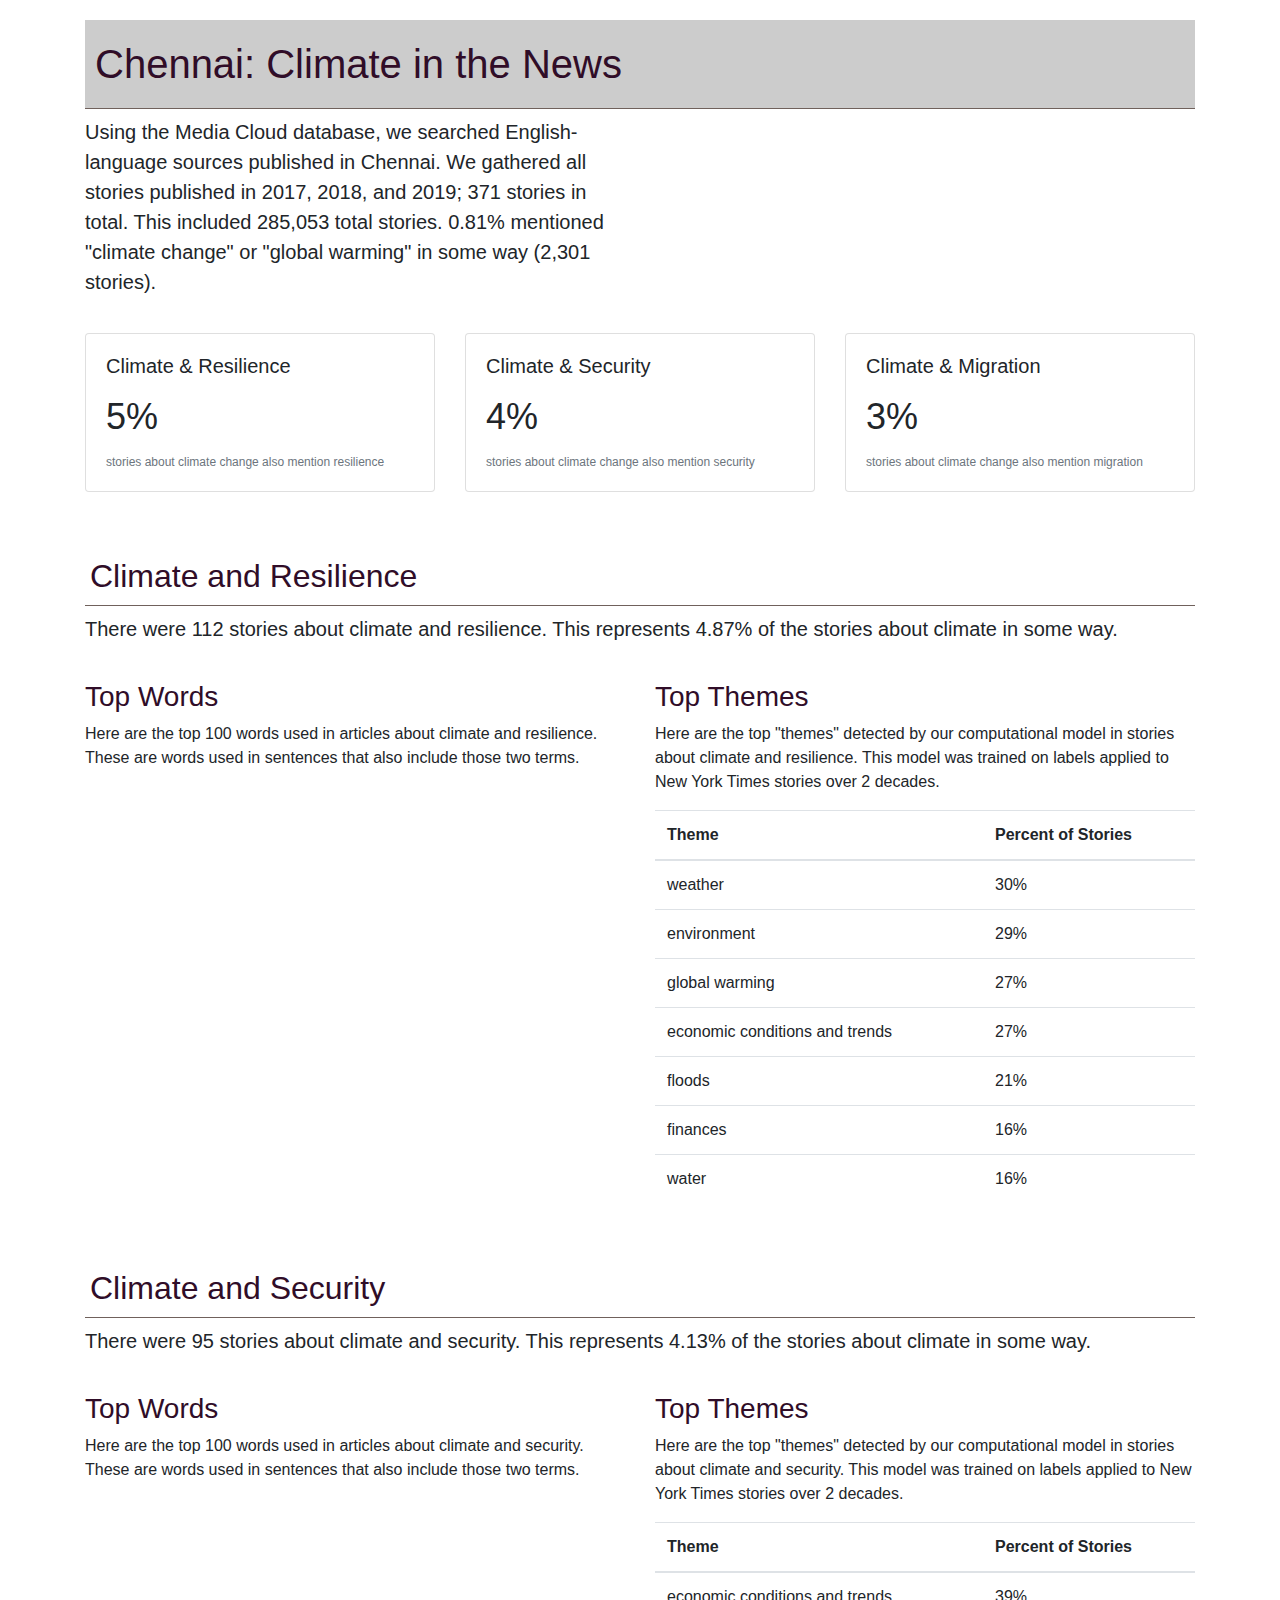
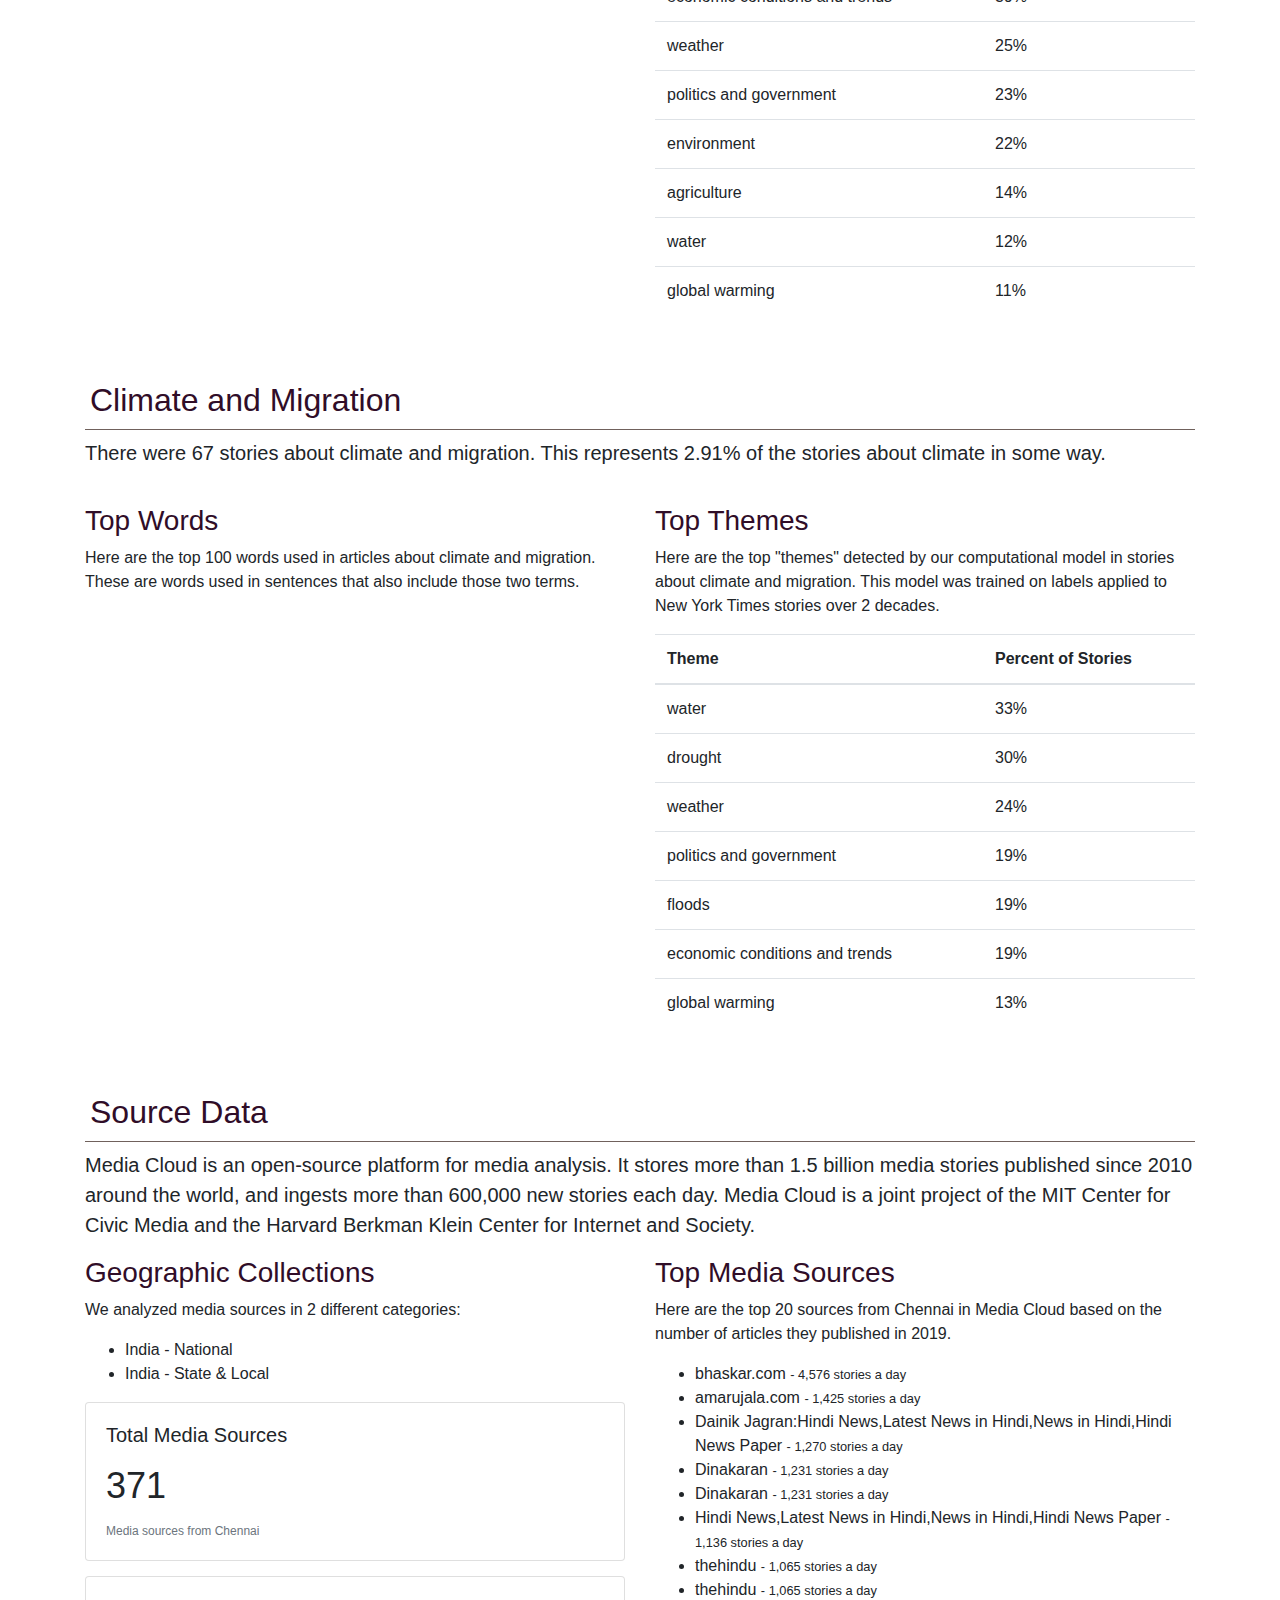
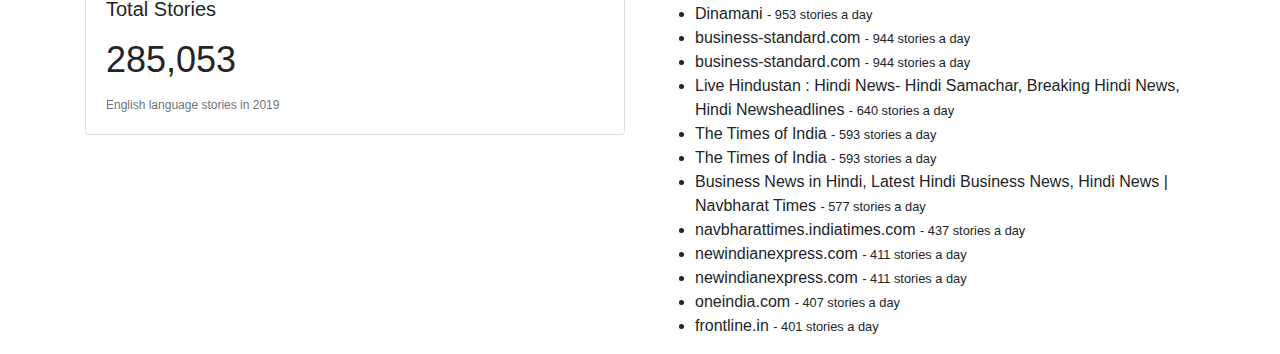
<file: reports/batik-report-chennai.html>
<!DOCTYPE html>
<html lang="en">
  <head>
    <meta charset="utf-8" />
    <meta name="viewport" content="width=device-width, initial-scale=1" />
    <link rel="stylesheet" href="https://stackpath.bootstrapcdn.com/bootstrap/4.4.1/css/bootstrap.min.css" integrity="sha384-Vkoo8x4CGsO3+Hhxv8T/Q5PaXtkKtu6ug5TOeNV6gBiFeWPGFN9MuhOf23Q9Ifjh" crossorigin="anonymous" />
    <link rel="stylesheet" href="report.css" />
    <script src="https://ajax.googleapis.com/ajax/libs/jquery/3.4.1/jquery.min.js"></script>
    <script src="https://code.highcharts.com/highcharts.js"></script>
    <script src="https://code.highcharts.com/modules/wordcloud.js"></script>
    <script src="report.js"></script>
    <title>Chennai: Climate in the News</title>
  </head>
  <body>
    <div class="container">
      <header>
        <div class="row">
          <div class="col">
            <h1>Chennai: Climate in the News</h1>
          </div>
        </div>
      </header>
      <div class="row">
        <div class="col">
          <p class="lead">Using the Media Cloud database, we searched English-language sources published in Chennai. We gathered all stories published in 2017, 2018, and 2019; 371 stories in total.  This included 285,053 total stories. 0.81% mentioned "climate change" or "global warming" in some way (2,301 stories).</p>
        </div>
        <div class="col">
          <div id="chennai-climate-stories-chart" class="piechart"></div>
          <script>$(function() {piechart("Climate Stories", "chennai-climate-stories-chart", [{"name": "Climate Change Stories", "y": 2301, "color": "#300D28"}, {"name": "Other Stories", "y": 282752, "color": "#cccccc"}], 300)})</script>
        </div>
      </div>
      <div class="row">
        <div class="col">
          <div id="chennai-climate-attention-chart" class="linechart">
            <script>$(function() {linechart("Stories", "chennai-climate-attention-chart", [[1482728400000.0, 3], [1483333200000.0, 7], [1483938000000.0, 9], [1484542800000.0, 16], [1485147600000.0, 18], [1485752400000.0, 21], [1486357200000.0, 6], [1486962000000.0, 8], [1487566800000.0, 13], [1488171600000.0, 14], [1488776400000.0, 1], [1489377600000.0, 15], [1489982400000.0, 12], [1490587200000.0, 13], [1491192000000.0, 10], [1491796800000.0, 5], [1492401600000.0, 10], [1493006400000.0, 10], [1493611200000.0, 12], [1494216000000.0, 10], [1494820800000.0, 11], [1495425600000.0, 13], [1496030400000.0, 24], [1496635200000.0, 18], [1497240000000.0, 6], [1497844800000.0, 8], [1498449600000.0, 11], [1499054400000.0, 9], [1499659200000.0, 38], [1500264000000.0, 9], [1500868800000.0, 13], [1501473600000.0, 11], [1502078400000.0, 10], [1502683200000.0, 8], [1503288000000.0, 9], [1503892800000.0, 30], [1504497600000.0, 10], [1505102400000.0, 23], [1505707200000.0, 8], [1506312000000.0, 5], [1506916800000.0, 13], [1507521600000.0, 12], [1508126400000.0, 6], [1508731200000.0, 8], [1509336000000.0, 15], [1509944400000.0, 32], [1510549200000.0, 10], [1511154000000.0, 10], [1511758800000.0, 13], [1512363600000.0, 20], [1512968400000.0, 10], [1513573200000.0, 12], [1514178000000.0, 7], [1514782800000.0, 15], [1515387600000.0, 5], [1515992400000.0, 25], [1516597200000.0, 10], [1517202000000.0, 21], [1517806800000.0, 12], [1518411600000.0, 15], [1519016400000.0, 12], [1519621200000.0, 7], [1520226000000.0, 7], [1520827200000.0, 17], [1521432000000.0, 15], [1522036800000.0, 14], [1522641600000.0, 8], [1523246400000.0, 13], [1523851200000.0, 11], [1524456000000.0, 6], [1525060800000.0, 15], [1525665600000.0, 11], [1526270400000.0, 6], [1526875200000.0, 19], [1527480000000.0, 11], [1528084800000.0, 32], [1528689600000.0, 8], [1529294400000.0, 8], [1529899200000.0, 10], [1530504000000.0, 12], [1531108800000.0, 15], [1531713600000.0, 11], [1532318400000.0, 15], [1532923200000.0, 12], [1533528000000.0, 7], [1534132800000.0, 10], [1534737600000.0, 18], [1535342400000.0, 13], [1535947200000.0, 7], [1536552000000.0, 12], [1537156800000.0, 18], [1537761600000.0, 16], [1538366400000.0, 10], [1538971200000.0, 31], [1539576000000.0, 6], [1540180800000.0, 10], [1540785600000.0, 7], [1541394000000.0, 12], [1541998800000.0, 15], [1542603600000.0, 3], [1543208400000.0, 15], [1543813200000.0, 7], [1544418000000.0, 10], [1545022800000.0, 10], [1545627600000.0, 16], [1546232400000.0, 5], [1546837200000.0, 27], [1547442000000.0, 4], [1548046800000.0, 8], [1548651600000.0, 5], [1549256400000.0, 8], [1549861200000.0, 10], [1550466000000.0, 7], [1551070800000.0, 5], [1551675600000.0, 4], [1552276800000.0, 6], [1552881600000.0, 11], [1553486400000.0, 7], [1554091200000.0, 8], [1554696000000.0, 7], [1555300800000.0, 3], [1555905600000.0, 12], [1556510400000.0, 11], [1557115200000.0, 13], [1557720000000.0, 12], [1558324800000.0, 8], [1558929600000.0, 13], [1559534400000.0, 33], [1560139200000.0, 19], [1560744000000.0, 18], [1561348800000.0, 74], [1561953600000.0, 53], [1562558400000.0, 52], [1563163200000.0, 41], [1563768000000.0, 22], [1564372800000.0, 29], [1564977600000.0, 37], [1565582400000.0, 15], [1566187200000.0, 39], [1566792000000.0, 20], [1567396800000.0, 22], [1568001600000.0, 12], [1568606400000.0, 35], [1569211200000.0, 47], [1569816000000.0, 44], [1570420800000.0, 32], [1571025600000.0, 26], [1571630400000.0, 10], [1572235200000.0, 29], [1572843600000.0, 24], [1573448400000.0, 17], [1574053200000.0, 22], [1574658000000.0, 34]], 200)})</script>
          </div>
        </div>
      </div>
      <div class="row">
        <div class="col">
          <div class="card stat">
            <div class="card-body">
              <h5 class="card-title">Climate &amp; Resilience</h5>
              <p class="card-text stat">5%</p>
              <p class="card-subtitle text-muted">stories about climate change also mention resilience</p>
            </div>
          </div>
        </div>
        <div class="col">
          <div class="card stat">
            <div class="card-body">
              <h5 class="card-title">Climate &amp; Security</h5>
              <p class="card-text stat">4%</p>
              <p class="card-subtitle text-muted">stories about climate change also mention security</p>
            </div>
          </div>
        </div>
        <div class="col">
          <div class="card stat">
            <div class="card-body">
              <h5 class="card-title">Climate &amp; Migration</h5>
              <p class="card-text stat">3%</p>
              <p class="card-subtitle text-muted">stories about climate change also mention migration</p>
            </div>
          </div>
        </div>
      </div>
      <div class="row">
        <div class="col">
          <h2>Climate and Resilience</h2>
          <p class="lead">There were 112 stories about climate and resilience. This represents 4.87% of the stories about climate in some way.</p>
        </div>
      </div>
      <div class="row">
        <div class="col">
          <div id="chennai-resilience-attention-chart" class="linechart">
            <script>$(function() {linechart("Resilience Stories", "chennai-resilience-attention-chart", [[1484542800000.0, 2], [1485752400000.0, 1], [1487566800000.0, 8], [1488171600000.0, 3], [1489982400000.0, 1], [1493611200000.0, 4], [1495425600000.0, 1], [1496030400000.0, 1], [1496635200000.0, 1], [1497240000000.0, 4], [1497844800000.0, 1], [1499054400000.0, 1], [1499659200000.0, 2], [1500264000000.0, 2], [1500868800000.0, 1], [1502078400000.0, 1], [1503288000000.0, 1], [1503892800000.0, 1], [1504497600000.0, 1], [1505102400000.0, 1], [1505707200000.0, 2], [1507521600000.0, 1], [1512363600000.0, 1], [1514178000000.0, 1], [1517202000000.0, 1], [1517806800000.0, 3], [1521432000000.0, 1], [1523851200000.0, 2], [1526875200000.0, 1], [1530504000000.0, 1], [1531108800000.0, 1], [1532318400000.0, 2], [1533528000000.0, 1], [1534132800000.0, 1], [1534737600000.0, 3], [1535342400000.0, 1], [1537761600000.0, 2], [1538971200000.0, 2], [1540180800000.0, 1], [1549861200000.0, 2], [1550466000000.0, 1], [1554091200000.0, 2], [1554696000000.0, 1], [1556510400000.0, 1], [1558324800000.0, 3], [1559534400000.0, 8], [1560744000000.0, 1], [1561348800000.0, 3], [1561953600000.0, 1], [1563768000000.0, 1], [1564372800000.0, 3], [1564977600000.0, 5], [1565582400000.0, 1], [1567396800000.0, 1], [1568606400000.0, 3], [1569211200000.0, 2], [1569816000000.0, 2], [1570420800000.0, 2], [1572235200000.0, 1], [1572843600000.0, 1], [1574658000000.0, 2]], 200)})</script>
          </div>
        </div>
      </div>
      <div class="row">
        <div class="col">
          <h3>Top Words</h3>
          <p class="headline">Here are the top 100 words used in articles about climate and resilience. These are words used in sentences that also include those two terms.</p>
          <div id="chennai-resilience-top-words" class="wordcloud"></div>
          <script>$(function() {wordcloud("chennai-resilience-top-words", [{"name": "floods", "weight": 55}, {"name": "global", "weight": 41}, {"name": "vulnerable", "weight": 39}, {"name": "adaptation", "weight": 37}, {"name": "sustainable", "weight": 32}, {"name": "infrastructure", "weight": 32}, {"name": "indian", "weight": 32}, {"name": "coastal", "weight": 32}, {"name": "economic", "weight": 29}, {"name": "impacts", "weight": 28}, {"name": "corridor", "weight": 28}, {"name": "foundation", "weight": 26}, {"name": "adb", "weight": 26}, {"name": "surat", "weight": 25}, {"name": "disasters", "weight": 24}, {"name": "tamil", "weight": 23}, {"name": "nadu", "weight": 23}, {"name": "km", "weight": 23}, {"name": "risks", "weight": 22}, {"name": "corporation", "weight": 22}, {"name": "agriculture", "weight": 22}, {"name": "centre", "weight": 21}, {"name": "biodiversity", "weight": 21}, {"name": "sector", "weight": 19}, {"name": "rainfall", "weight": 19}, {"name": "mumbai", "weight": 19}, {"name": "paris", "weight": 18}, {"name": "institute", "weight": 18}, {"name": "agreement", "weight": 18}, {"name": "warming", "weight": 17}, {"name": "mitigation", "weight": 17}, {"name": "emissions", "weight": 17}, {"name": "cyclone", "weight": 17}, {"name": "scientists", "weight": 16}, {"name": "mainstream", "weight": 16}, {"name": "strengthening", "weight": 15}, {"name": "greenhouse", "weight": 15}, {"name": "rs", "weight": 14}, {"name": "monsoon", "weight": 14}, {"name": "100rc", "weight": 14}, {"name": "university", "weight": 13}, {"name": "solutions", "weight": 13}, {"name": "programme", "weight": 13}, {"name": "nations", "weight": 13}, {"name": "delhi", "weight": 13}, {"name": "ramesh", "weight": 12}, {"name": "implemented", "weight": 12}, {"name": "crore", "weight": 12}, {"name": "city's", "weight": 12}, {"name": "pune", "weight": 11}, {"name": "organised", "weight": 11}, {"name": "initiatives", "weight": 11}, {"name": "emerging", "weight": 11}, {"name": "drought", "weight": 11}, {"name": "challenges", "weight": 11}, {"name": "visakhapatnam-chennai", "weight": 10}, {"name": "usd", "weight": 10}, {"name": "united", "weight": 10}, {"name": "trump", "weight": 10}, {"name": "tackle", "weight": 10}, {"name": "studies", "weight": 10}, {"name": "stakeholders", "weight": 10}, {"name": "professor", "weight": 10}, {"name": "minister", "weight": 10}, {"name": "investments", "weight": 10}, {"name": "scenarios", "weight": 9}, {"name": "innovation", "weight": 9}, {"name": "framework", "weight": 9}, {"name": "ecosystem", "weight": 9}, {"name": "assam", "weight": 9}, {"name": "visakhapatnam", "weight": 8}, {"name": "rockefeller", "weight": 8}, {"name": "pact", "weight": 8}, {"name": "mayors", "weight": 8}, {"name": "livelihoods", "weight": 8}, {"name": "inauguration", "weight": 8}, {"name": "governance", "weight": 8}, {"name": "environmental", "weight": 8}, {"name": "crisis", "weight": 8}, {"name": "budgets", "weight": 8}, {"name": "zone", "weight": 7}, {"name": "world's", "weight": 7}, {"name": "urbanisation", "weight": 7}, {"name": "swaminathan", "weight": 7}, {"name": "surge", "weight": 7}, {"name": "ramachandran", "weight": 7}, {"name": "odisha", "weight": 7}, {"name": "kolkata", "weight": 7}, {"name": "jaipur", "weight": 7}, {"name": "groundwater", "weight": 7}, {"name": "economy", "weight": 7}, {"name": "conservation", "weight": 7}, {"name": "chennai-based", "weight": 7}, {"name": "aims", "weight": 7}, {"name": "2,500-", "weight": 7}, {"name": "threats", "weight": 6}, {"name": "talks", "weight": 6}, {"name": "shukla", "weight": 6}, {"name": "reservoirs", "weight": 6}, {"name": "protecting", "weight": 6}], 300)})</script>
        </div>
        <div class="col">
          <h3>Top Themes</h3>
          <p class="headline">Here are the top "themes" detected by our computational model in stories about climate and resilience. This model was trained on labels applied to New York Times stories over 2 decades.<table class="table"><thead><tr><th>Theme</th><th>Percent of Stories</th></tr></thead><tbody><tr><td>weather</td><td>30%</td></tr><tr><td>environment</td><td>29%</td></tr><tr><td>global warming</td><td>27%</td></tr><tr><td>economic conditions and trends</td><td>27%</td></tr><tr><td>floods</td><td>21%</td></tr><tr><td>finances</td><td>16%</td></tr><tr><td>water</td><td>16%</td></tr></tbody></table></p>
        </div>
      </div>
      <div class="row">
        <div class="col">
          <h2>Climate and Security</h2>
          <p class="lead">There were 95 stories about climate and security. This represents 4.13% of the stories about climate in some way.</p>
        </div>
      </div>
      <div class="row">
        <div class="col">
          <div id="chennai-security-attention-chart" class="linechart">
            <script>$(function() {linechart("Security Stories", "chennai-security-attention-chart", [[1484542800000.0, 1], [1485752400000.0, 1], [1486962000000.0, 4], [1488171600000.0, 3], [1489982400000.0, 1], [1494216000000.0, 1], [1496030400000.0, 1], [1496635200000.0, 1], [1497844800000.0, 1], [1499054400000.0, 1], [1499659200000.0, 21], [1500264000000.0, 2], [1500868800000.0, 1], [1501473600000.0, 1], [1503288000000.0, 1], [1503892800000.0, 1], [1505102400000.0, 4], [1511758800000.0, 1], [1514178000000.0, 1], [1514782800000.0, 1], [1515992400000.0, 1], [1521432000000.0, 1], [1523246400000.0, 3], [1524456000000.0, 1], [1525060800000.0, 1], [1526875200000.0, 1], [1529294400000.0, 2], [1531108800000.0, 2], [1532318400000.0, 1], [1532923200000.0, 1], [1533528000000.0, 2], [1534737600000.0, 2], [1535342400000.0, 1], [1536552000000.0, 2], [1537761600000.0, 1], [1541394000000.0, 1], [1545022800000.0, 1], [1549861200000.0, 1], [1551675600000.0, 1], [1558324800000.0, 3], [1560744000000.0, 1], [1561348800000.0, 3], [1561953600000.0, 1], [1562558400000.0, 1], [1563163200000.0, 2], [1564977600000.0, 2], [1566187200000.0, 1], [1566792000000.0, 1], [1567396800000.0, 2], [1568001600000.0, 1], [1568606400000.0, 1], [1573448400000.0, 1], [1574658000000.0, 2]], 200)})</script>
          </div>
        </div>
      </div>
      <div class="row">
        <div class="col">
          <h3>Top Words</h3>
          <p class="headline">Here are the top 100 words used in articles about climate and security. These are words used in sentences that also include those two terms.</p>
          <div id="chennai-security-top-words" class="wordcloud"></div>
          <script>$(function() {wordcloud("chennai-security-top-words", [{"name": "asia", "weight": 64}, {"name": "global", "weight": 52}, {"name": "floods", "weight": 35}, {"name": "agriculture", "weight": 33}, {"name": "cooperation", "weight": 31}, {"name": "prc", "weight": 30}, {"name": "devastating", "weight": 29}, {"name": "minister", "weight": 27}, {"name": "mumbai", "weight": 26}, {"name": "economic", "weight": 26}, {"name": "institute", "weight": 25}, {"name": "delhi", "weight": 25}, {"name": "sustainable", "weight": 23}, {"name": "indian", "weight": 21}, {"name": "ensuring", "weight": 21}, {"name": "asian", "weight": 21}, {"name": "adb", "weight": 20}, {"name": "paris", "weight": 19}, {"name": "defence", "weight": 19}, {"name": "economy", "weight": 18}, {"name": "droughts", "weight": 18}, {"name": "adaptation", "weight": 18}, {"name": "southern", "weight": 17}, {"name": "rice", "weight": 17}, {"name": "projecting", "weight": 17}, {"name": "kolkata", "weight": 17}, {"name": "crisis", "weight": 17}, {"name": "coastal", "weight": 17}, {"name": "titled", "weight": 16}, {"name": "swaminathan", "weight": 16}, {"name": "resilience", "weight": 15}, {"name": "migration", "weight": 15}, {"name": "china", "weight": 15}, {"name": "yields", "weight": 14}, {"name": "severely", "weight": 14}, {"name": "reverse", "weight": 14}, {"name": "nuclear", "weight": 14}, {"name": "mitigation", "weight": 14}, {"name": "2030s", "weight": 14}, {"name": "vulnerable", "weight": 13}, {"name": "unabated", "weight": 13}, {"name": "sectors", "weight": 13}, {"name": "nutrition", "weight": 13}, {"name": "modeling", "weight": 13}, {"name": "japan", "weight": 13}, {"name": "foundation", "weight": 13}, {"name": "agreement", "weight": 13}, {"name": "wheat", "weight": 12}, {"name": "poll", "weight": 12}, {"name": "pik", "weight": 12}, {"name": "livelihoods", "weight": 12}, {"name": "indonesia", "weight": 12}, {"name": "hyderabad", "weight": 12}, {"name": "degrade", "weight": 12}, {"name": "challenges", "weight": 12}, {"name": "strategies", "weight": 11}, {"name": "scientist", "weight": 11}, {"name": "risks", "weight": 11}, {"name": "potsdam", "weight": 11}, {"name": "pakistan", "weight": 11}, {"name": "jakarta", "weight": 11}, {"name": "elections", "weight": 11}, {"name": "commitment", "weight": 11}, {"name": "voter", "weight": 10}, {"name": "strengthening", "weight": 10}, {"name": "prosperity", "weight": 10}, {"name": "impacts", "weight": 10}, {"name": "enhancing", "weight": 10}, {"name": "country's", "weight": 10}, {"name": "zones", "weight": 9}, {"name": "zhanjiang", "weight": 9}, {"name": "xiamen", "weight": 9}, {"name": "world's", "weight": 9}, {"name": "welcomed", "weight": 9}, {"name": "unavoidable", "weight": 9}, {"name": "tianjin", "weight": 9}, {"name": "thailand", "weight": 9}, {"name": "surat", "weight": 9}, {"name": "shenzhen", "weight": 9}, {"name": "renewable", "weight": 9}, {"name": "nagoya", "weight": 9}, {"name": "minh", "weight": 9}, {"name": "maritime", "weight": 9}, {"name": "ipcc", "weight": 9}, {"name": "implementation", "weight": 9}, {"name": "ho", "weight": 9}, {"name": "dialogue", "weight": 9}, {"name": "chi", "weight": 9}, {"name": "bengaluru", "weight": 9}, {"name": "bangkok", "weight": 9}, {"name": "asean", "weight": 9}, {"name": "warming", "weight": 8}, {"name": "university", "weight": 8}, {"name": "terrorism", "weight": 8}, {"name": "surveys", "weight": 8}, {"name": "studies", "weight": 8}, {"name": "respondents", "weight": 8}, {"name": "ramesh", "weight": 8}, {"name": "pollution", "weight": 8}, {"name": "ministry", "weight": 8}], 300)})</script>
        </div>
        <div class="col">
          <h3>Top Themes</h3>
          <p class="headline">Here are the top "themes" detected by our computational model in stories about climate and security. This model was trained on labels applied to New York Times stories over 2 decades.<table class="table"><thead><tr><th>Theme</th><th>Percent of Stories</th></tr></thead><tbody><tr><td>economic conditions and trends</td><td>39%</td></tr><tr><td>weather</td><td>25%</td></tr><tr><td>politics and government</td><td>23%</td></tr><tr><td>environment</td><td>22%</td></tr><tr><td>agriculture</td><td>14%</td></tr><tr><td>water</td><td>12%</td></tr><tr><td>global warming</td><td>11%</td></tr></tbody></table></p>
        </div>
      </div>
      <div class="row">
        <div class="col">
          <h2>Climate and Migration</h2>
          <p class="lead">There were 67 stories about climate and migration. This represents 2.91% of the stories about climate in some way.</p>
        </div>
      </div>
      <div class="row">
        <div class="col">
          <div id="chennai-migration-attention-chart" class="linechart">
            <script>$(function() {linechart("Migration Stories", "chennai-migration-attention-chart", [[1483333200000.0, 2], [1492401600000.0, 5], [1493006400000.0, 3], [1493611200000.0, 3], [1498449600000.0, 1], [1500264000000.0, 2], [1501473600000.0, 3], [1503892800000.0, 1], [1505102400000.0, 1], [1508126400000.0, 1], [1517806800000.0, 1], [1521432000000.0, 1], [1523851200000.0, 1], [1525665600000.0, 1], [1526270400000.0, 1], [1528084800000.0, 2], [1529294400000.0, 2], [1530504000000.0, 3], [1533528000000.0, 1], [1535947200000.0, 1], [1537156800000.0, 2], [1538971200000.0, 1], [1539576000000.0, 2], [1543813200000.0, 1], [1552276800000.0, 1], [1554091200000.0, 2], [1559534400000.0, 1], [1561348800000.0, 6], [1562558400000.0, 2], [1563768000000.0, 1], [1564977600000.0, 8], [1565582400000.0, 1], [1566792000000.0, 2], [1572235200000.0, 2], [1573448400000.0, 2]], 200)})</script>
          </div>
        </div>
      </div>
      <div class="row">
        <div class="col">
          <h3>Top Words</h3>
          <p class="headline">Here are the top 100 words used in articles about climate and migration. These are words used in sentences that also include those two terms.</p>
          <div id="chennai-migration-top-words" class="wordcloud"></div>
          <script>$(function() {wordcloud("chennai-migration-top-words", [{"name": "crisis", "weight": 56}, {"name": "global", "weight": 36}, {"name": "asia", "weight": 36}, {"name": "floods", "weight": 31}, {"name": "drought", "weight": 30}, {"name": "mumbai", "weight": 20}, {"name": "migrants", "weight": 20}, {"name": "karnataka", "weight": 20}, {"name": "world's", "weight": 16}, {"name": "vulnerable", "weight": 15}, {"name": "slum", "weight": 15}, {"name": "paris", "weight": 15}, {"name": "scientists", "weight": 14}, {"name": "parched", "weight": 14}, {"name": "hotspots", "weight": 14}, {"name": "bengaluru", "weight": 14}, {"name": "minister", "weight": 13}, {"name": "institute", "weight": 13}, {"name": "agreement", "weight": 13}, {"name": "warming", "weight": 12}, {"name": "trump", "weight": 12}, {"name": "rainfall", "weight": 12}, {"name": "immigration", "weight": 12}, {"name": "elections", "weight": 12}, {"name": "delhi", "weight": 12}, {"name": "china", "weight": 12}, {"name": "livelihoods", "weight": 11}, {"name": "emissions", "weight": 11}, {"name": "distress", "weight": 11}, {"name": "agriculture", "weight": 11}, {"name": "adb", "weight": 11}, {"name": "adaptation", "weight": 11}, {"name": "kolkata", "weight": 10}, {"name": "indian", "weight": 10}, {"name": "children", "weight": 10}, {"name": "america", "weight": 10}, {"name": "africa", "weight": 10}, {"name": "tamil", "weight": 9}, {"name": "sustainable", "weight": 9}, {"name": "reels", "weight": 9}, {"name": "nadu", "weight": 9}, {"name": "manifestation", "weight": 9}, {"name": "brishti", "weight": 9}, {"name": "bangladesh", "weight": 9}, {"name": "voter", "weight": 8}, {"name": "unofficial", "weight": 8}, {"name": "titled", "weight": 8}, {"name": "surat", "weight": 8}, {"name": "scenarios", "weight": 8}, {"name": "rationing", "weight": 8}, {"name": "pradesh", "weight": 8}, {"name": "poll", "weight": 8}, {"name": "nagapattinam", "weight": 8}, {"name": "mitigation", "weight": 8}, {"name": "ministry", "weight": 8}, {"name": "kerala", "weight": 8}, {"name": "ipcc", "weight": 8}, {"name": "environmental", "weight": 8}, {"name": "dwellers", "weight": 8}, {"name": "disrupt", "weight": 8}, {"name": "brace", "weight": 8}, {"name": "beg", "weight": 8}, {"name": "strauss", "weight": 7}, {"name": "shortage", "weight": 7}, {"name": "respondents", "weight": 7}, {"name": "refugees", "weight": 7}, {"name": "projected", "weight": 7}, {"name": "professor", "weight": 7}, {"name": "pakistan", "weight": 7}, {"name": "modi", "weight": 7}, {"name": "korea's", "weight": 7}, {"name": "intergovernmental", "weight": 7}, {"name": "inclusive", "weight": 7}, {"name": "exacerbate", "weight": 7}, {"name": "economic", "weight": 7}, {"name": "coastal", "weight": 7}, {"name": "ceo", "weight": 7}, {"name": "bengal", "weight": 7}, {"name": "activist", "weight": 7}, {"name": "warmer", "weight": 6}, {"name": "university", "weight": 6}, {"name": "studied", "weight": 6}, {"name": "singh", "weight": 6}, {"name": "shocks", "weight": 6}, {"name": "scarcity", "weight": 6}, {"name": "researchers", "weight": 6}, {"name": "prompting", "weight": 6}, {"name": "priority", "weight": 6}, {"name": "organisation", "weight": 6}, {"name": "oceans", "weight": 6}, {"name": "nuclear", "weight": 6}, {"name": "monsoon", "weight": 6}, {"name": "in-migration", "weight": 6}, {"name": "implementation", "weight": 6}, {"name": "hyderabad", "weight": 6}, {"name": "groundswell", "weight": 6}, {"name": "forcing", "weight": 6}, {"name": "donald", "weight": 6}, {"name": "denial", "weight": 6}, {"name": "damages", "weight": 6}], 300)})</script>
        </div>
        <div class="col">
          <h3>Top Themes</h3>
          <p class="headline">Here are the top "themes" detected by our computational model in stories about climate and migration. This model was trained on labels applied to New York Times stories over 2 decades.<table class="table"><thead><tr><th>Theme</th><th>Percent of Stories</th></tr></thead><tbody><tr><td>water</td><td>33%</td></tr><tr><td>drought</td><td>30%</td></tr><tr><td>weather</td><td>24%</td></tr><tr><td>politics and government</td><td>19%</td></tr><tr><td>floods</td><td>19%</td></tr><tr><td>economic conditions and trends</td><td>19%</td></tr><tr><td>global warming</td><td>13%</td></tr></tbody></table></p>
        </div>
      </div>
      <div class="row">
        <div class="col">
          <h2>Source Data</h2>
        </div>
      </div>
      <div class="row">
        <div class="col">
          <p class="lead">Media Cloud is an open-source platform for media analysis. It stores more than 1.5 billion media stories published since 2010 around the world, and ingests more than 600,000 new stories each day. Media Cloud is a joint project of the MIT Center for Civic Media and the Harvard Berkman Klein Center for Internet and Society.</p>
        </div>
      </div>
      <div class="row">
        <div class="col">
          <div class="row">
            <div class="col">
              <h3>Geographic Collections</h3>
              <p>We analyzed media sources in 2 different categories:</p>
              <ul>
                <li>India - National</li>
                <li>India - State &amp; Local</li>
              </ul>
            </div>
          </div>
          <div class="row">
            <div class="col">
              <div class="card stat">
                <div class="card-body">
                  <h5 class="card-title">Total Media Sources</h5>
                  <p class="card-text stat">371</p>
                  <p class="card-subtitle text-muted">Media sources from Chennai</p>
                </div>
              </div>
            </div>
          </div>
          <div class="row">
            <div class="col">
              <div class="card stat">
                <div class="card-body">
                  <h5 class="card-title">Total Stories</h5>
                  <p class="card-text stat">285,053</p>
                  <p class="card-subtitle text-muted">English language stories in 2019</p>
                </div>
              </div>
            </div>
          </div>
        </div>
        <div class="col">
          <h3>Top Media Sources</h3>
          <p>Here are the top 20 sources from Chennai in Media Cloud based on the number of articles they published in 2019.</p>
          <ul>
            <li>bhaskar.com <small>- 4,576 stories a day</small></li>
            <li>amarujala.com <small>- 1,425 stories a day</small></li>
            <li>Dainik Jagran:Hindi News,Latest News in Hindi,News in Hindi,Hindi News Paper <small>- 1,270 stories a day</small></li>
            <li>Dinakaran <small>- 1,231 stories a day</small></li>
            <li>Dinakaran <small>- 1,231 stories a day</small></li>
            <li>Hindi News,Latest News in Hindi,News in Hindi,Hindi News Paper <small>- 1,136 stories a day</small></li>
            <li>thehindu <small>- 1,065 stories a day</small></li>
            <li>thehindu <small>- 1,065 stories a day</small></li>
            <li>Dinamani <small>- 953 stories a day</small></li>
            <li>business-standard.com <small>- 944 stories a day</small></li>
            <li>business-standard.com <small>- 944 stories a day</small></li>
            <li>Live Hindustan : Hindi News- Hindi Samachar, Breaking Hindi News, Hindi Newsheadlines <small>- 640 stories a day</small></li>
            <li>The Times of India <small>- 593 stories a day</small></li>
            <li>The Times of India <small>- 593 stories a day</small></li>
            <li>Business News in Hindi, Latest Hindi Business News, Hindi News | Navbharat Times <small>- 577 stories a day</small></li>
            <li>navbharattimes.indiatimes.com <small>- 437 stories a day</small></li>
            <li>newindianexpress.com <small>- 411 stories a day</small></li>
            <li>newindianexpress.com <small>- 411 stories a day</small></li>
            <li>oneindia.com <small>- 407 stories a day</small></li>
            <li>frontline.in <small>- 401 stories a day</small></li>
          </ul>
        </div>
      </div>
    </div>
  </body>
</html>
</file>
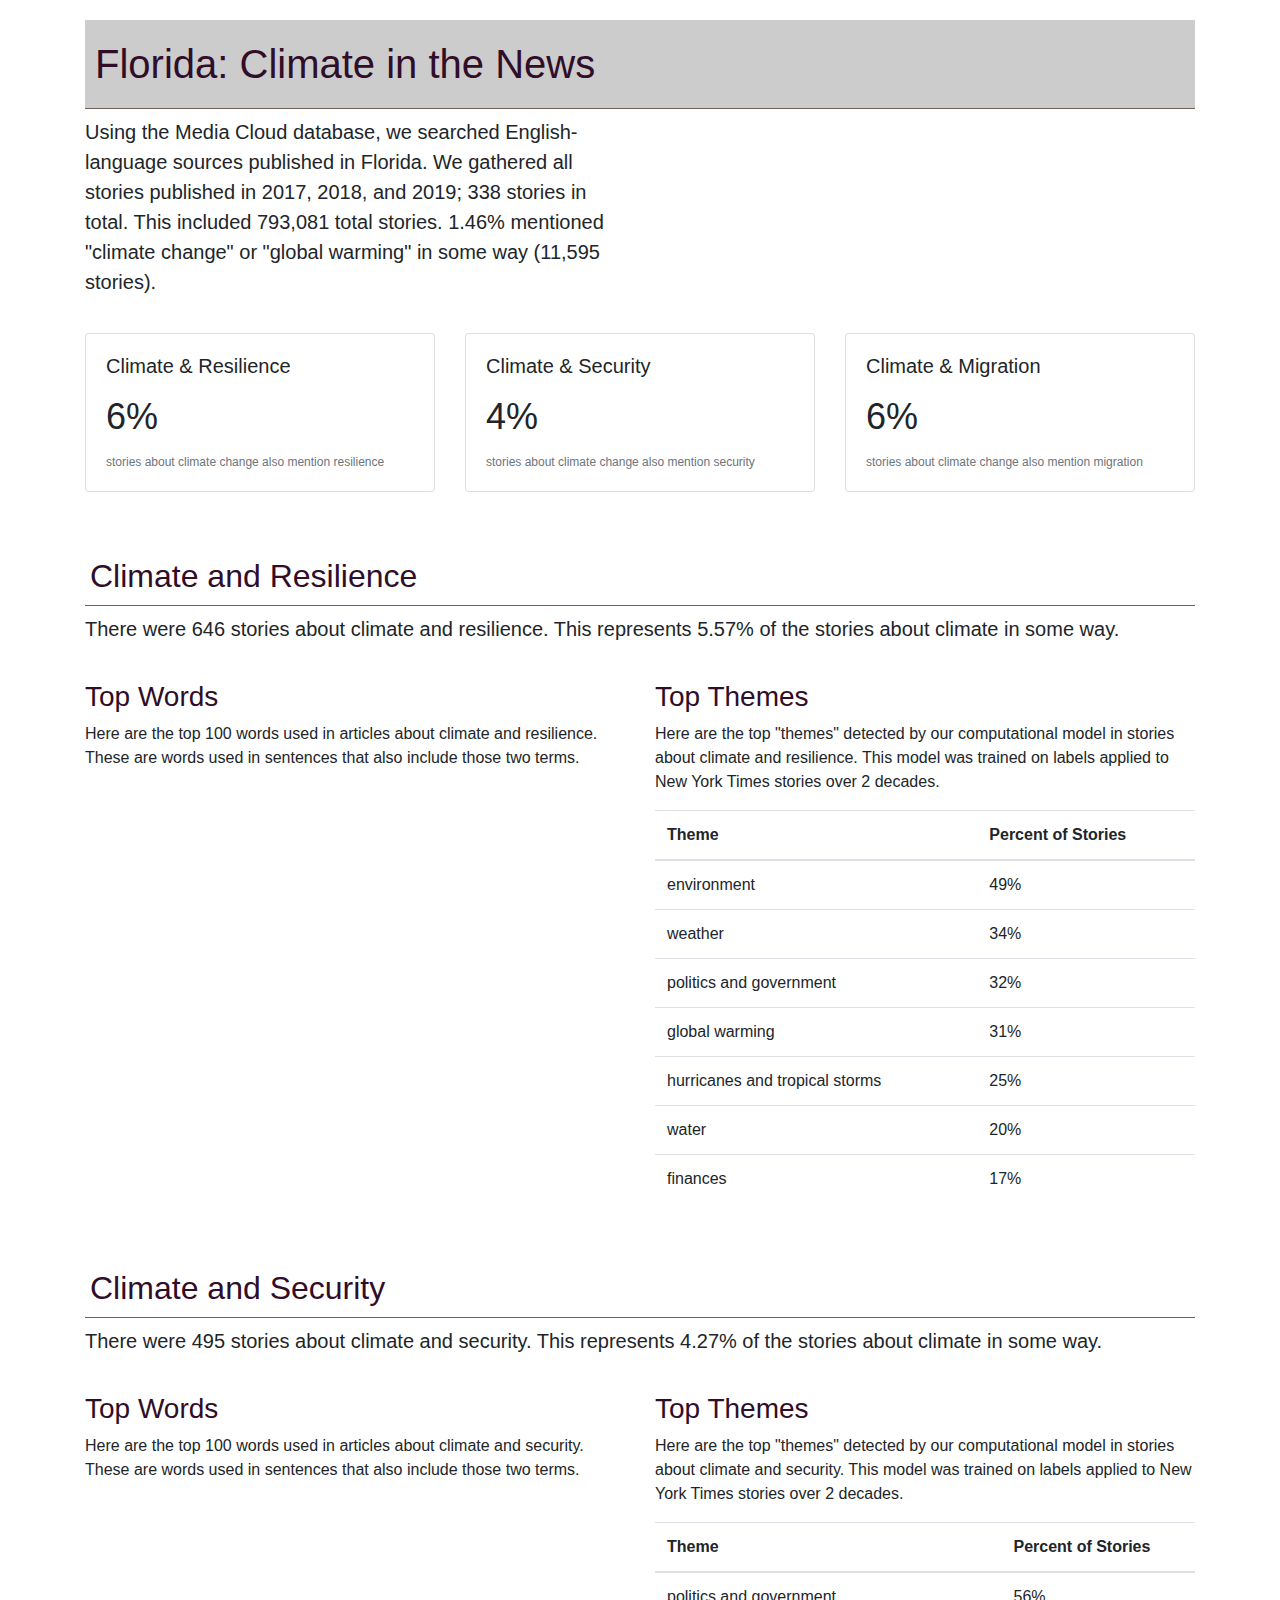
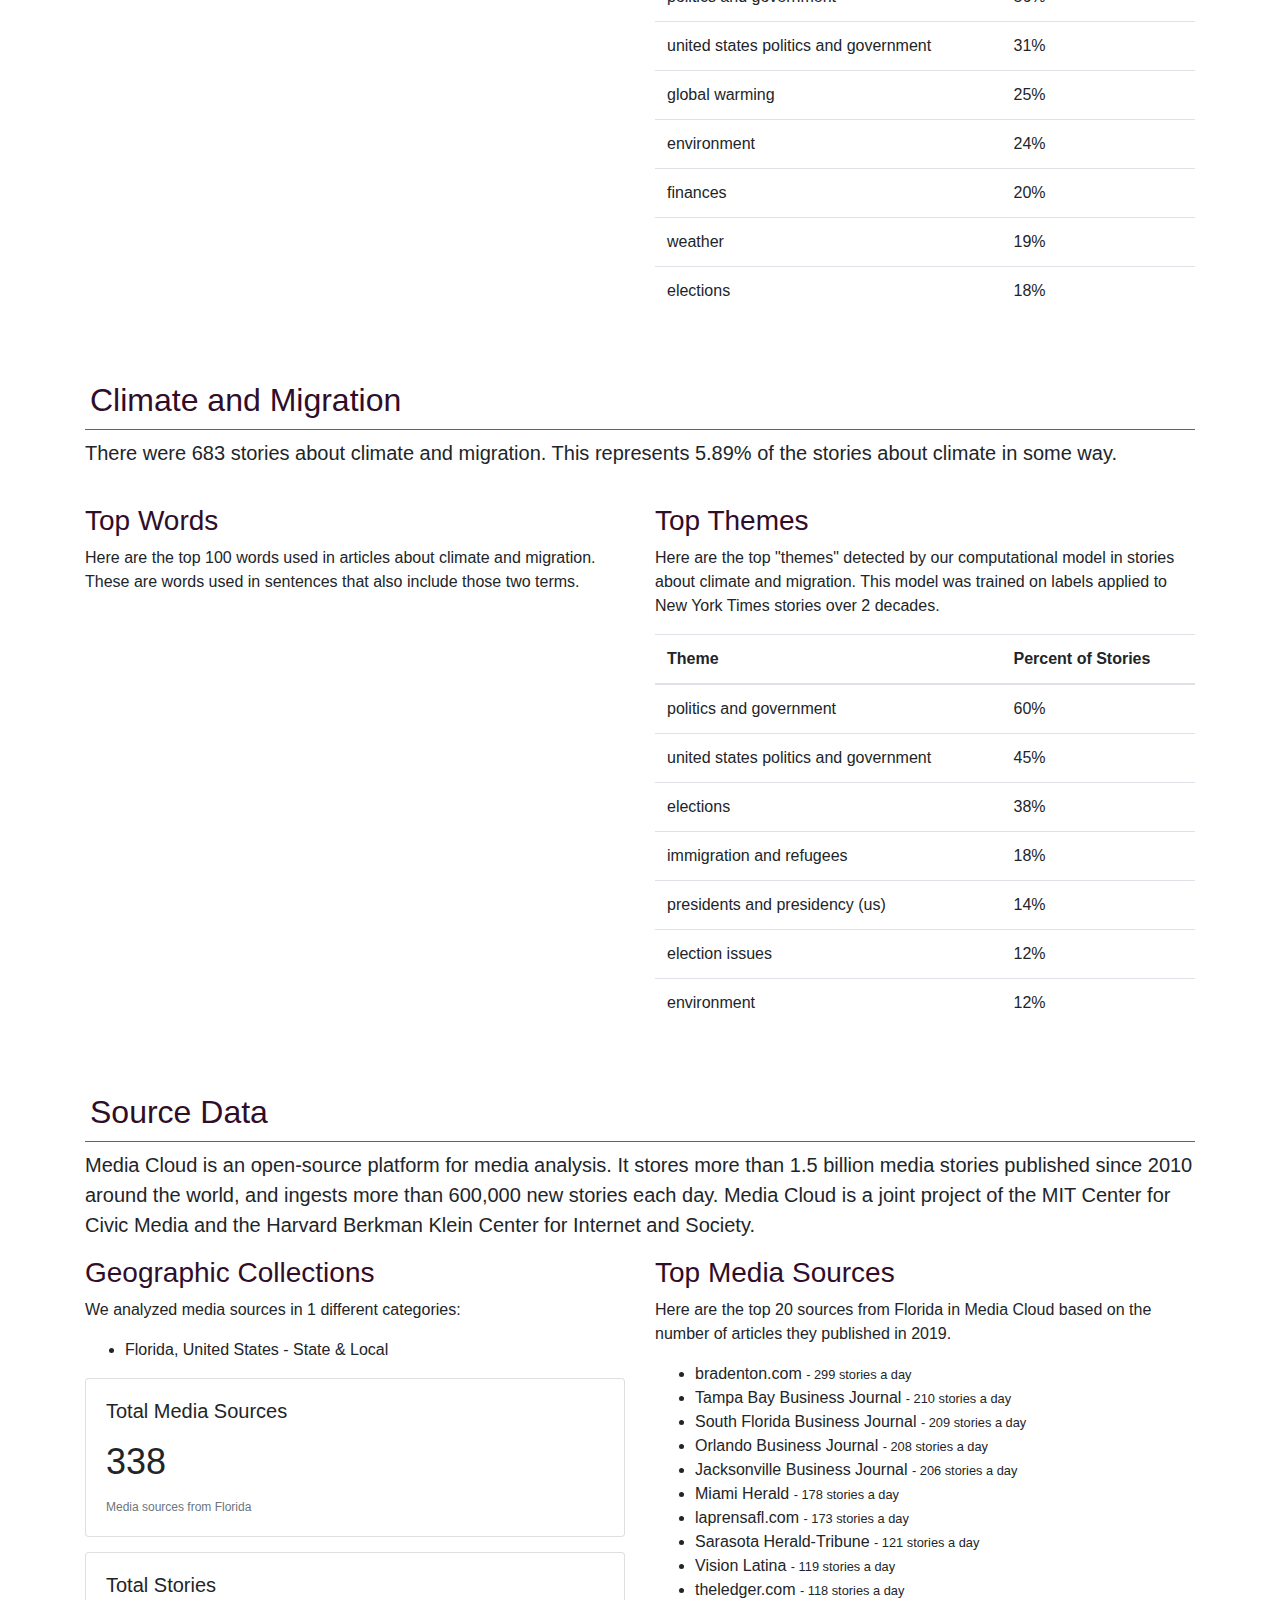
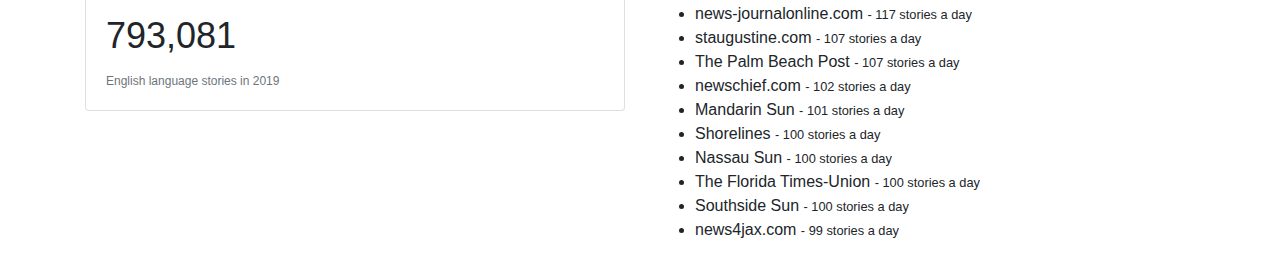
<file: reports/batik-report-florida.html>
<!DOCTYPE html>
<html lang="en">
  <head>
    <meta charset="utf-8" />
    <meta name="viewport" content="width=device-width, initial-scale=1" />
    <link rel="stylesheet" href="https://stackpath.bootstrapcdn.com/bootstrap/4.4.1/css/bootstrap.min.css" integrity="sha384-Vkoo8x4CGsO3+Hhxv8T/Q5PaXtkKtu6ug5TOeNV6gBiFeWPGFN9MuhOf23Q9Ifjh" crossorigin="anonymous" />
    <link rel="stylesheet" href="report.css" />
    <script src="https://ajax.googleapis.com/ajax/libs/jquery/3.4.1/jquery.min.js"></script>
    <script src="https://code.highcharts.com/highcharts.js"></script>
    <script src="https://code.highcharts.com/modules/wordcloud.js"></script>
    <script src="report.js"></script>
    <title>Florida: Climate in the News</title>
  </head>
  <body>
    <div class="container">
      <header>
        <div class="row">
          <div class="col">
            <h1>Florida: Climate in the News</h1>
          </div>
        </div>
      </header>
      <div class="row">
        <div class="col">
          <p class="lead">Using the Media Cloud database, we searched English-language sources published in Florida. We gathered all stories published in 2017, 2018, and 2019; 338 stories in total.  This included 793,081 total stories. 1.46% mentioned "climate change" or "global warming" in some way (11,595 stories).</p>
        </div>
        <div class="col">
          <div id="florida-climate-stories-chart" class="piechart"></div>
          <script>$(function() {piechart("Climate Stories", "florida-climate-stories-chart", [{"name": "Climate Change Stories", "y": 11595, "color": "#300D28"}, {"name": "Other Stories", "y": 781486, "color": "#cccccc"}], 300)})</script>
        </div>
      </div>
      <div class="row">
        <div class="col">
          <div id="florida-climate-attention-chart" class="linechart">
            <script>$(function() {linechart("Stories", "florida-climate-attention-chart", [[1482728400000.0, 2], [1483333200000.0, 17], [1483938000000.0, 21], [1484542800000.0, 42], [1485147600000.0, 36], [1485752400000.0, 20], [1486357200000.0, 13], [1486962000000.0, 13], [1487566800000.0, 23], [1488171600000.0, 19], [1488776400000.0, 35], [1489377600000.0, 41], [1489982400000.0, 35], [1490587200000.0, 26], [1491192000000.0, 43], [1491796800000.0, 27], [1492401600000.0, 40], [1493006400000.0, 37], [1493611200000.0, 25], [1494216000000.0, 9], [1494820800000.0, 21], [1495425600000.0, 20], [1496030400000.0, 64], [1496635200000.0, 56], [1497240000000.0, 27], [1497844800000.0, 31], [1498449600000.0, 34], [1499054400000.0, 31], [1499659200000.0, 24], [1500264000000.0, 39], [1500868800000.0, 22], [1501473600000.0, 36], [1502078400000.0, 34], [1502683200000.0, 22], [1503288000000.0, 23], [1503892800000.0, 33], [1504497600000.0, 111], [1505102400000.0, 72], [1505707200000.0, 68], [1506312000000.0, 29], [1506916800000.0, 30], [1507521600000.0, 22], [1508126400000.0, 25], [1508731200000.0, 43], [1509336000000.0, 33], [1509944400000.0, 29], [1510549200000.0, 35], [1511154000000.0, 33], [1511758800000.0, 46], [1512363600000.0, 44], [1512968400000.0, 82], [1513573200000.0, 72], [1514178000000.0, 77], [1514782800000.0, 114], [1515387600000.0, 70], [1515992400000.0, 65], [1516597200000.0, 60], [1517202000000.0, 74], [1517806800000.0, 68], [1518411600000.0, 70], [1519016400000.0, 68], [1519621200000.0, 46], [1520226000000.0, 73], [1520827200000.0, 44], [1521432000000.0, 24], [1522036800000.0, 69], [1522641600000.0, 25], [1523246400000.0, 36], [1523851200000.0, 92], [1524456000000.0, 49], [1525060800000.0, 41], [1525665600000.0, 70], [1526270400000.0, 73], [1526875200000.0, 59], [1527480000000.0, 72], [1528084800000.0, 67], [1528689600000.0, 62], [1529294400000.0, 110], [1529899200000.0, 58], [1530504000000.0, 41], [1531108800000.0, 94], [1531713600000.0, 95], [1532318400000.0, 36], [1532923200000.0, 77], [1533528000000.0, 81], [1534132800000.0, 90], [1534737600000.0, 94], [1535342400000.0, 124], [1535947200000.0, 64], [1536552000000.0, 190], [1537156800000.0, 133], [1537761600000.0, 89], [1538366400000.0, 63], [1538971200000.0, 164], [1539576000000.0, 177], [1540180800000.0, 149], [1540785600000.0, 148], [1541394000000.0, 103], [1541998800000.0, 65], [1542603600000.0, 88], [1543208400000.0, 124], [1543813200000.0, 55], [1544418000000.0, 102], [1545022800000.0, 87], [1545627600000.0, 65], [1546232400000.0, 74], [1546837200000.0, 147], [1547442000000.0, 138], [1548046800000.0, 74], [1548651600000.0, 87], [1549256400000.0, 142], [1549861200000.0, 96], [1550466000000.0, 87], [1551070800000.0, 69], [1551675600000.0, 112], [1552276800000.0, 128], [1552881600000.0, 81], [1553486400000.0, 143], [1554091200000.0, 77], [1554696000000.0, 112], [1555300800000.0, 49], [1555905600000.0, 93], [1556510400000.0, 108], [1557115200000.0, 48], [1557720000000.0, 77], [1558324800000.0, 49], [1558929600000.0, 107], [1559534400000.0, 86], [1560139200000.0, 95], [1560744000000.0, 87], [1561348800000.0, 222], [1561953600000.0, 98], [1562558400000.0, 159], [1563163200000.0, 128], [1563768000000.0, 123], [1564372800000.0, 95], [1564977600000.0, 90], [1565582400000.0, 155], [1566187200000.0, 137], [1566792000000.0, 155], [1567396800000.0, 163], [1568001600000.0, 147], [1568606400000.0, 153], [1569211200000.0, 149], [1569816000000.0, 139], [1570420800000.0, 155], [1571025600000.0, 163], [1571630400000.0, 93], [1572235200000.0, 166], [1572843600000.0, 108], [1573448400000.0, 103], [1574053200000.0, 110], [1574658000000.0, 76]], 200)})</script>
          </div>
        </div>
      </div>
      <div class="row">
        <div class="col">
          <div class="card stat">
            <div class="card-body">
              <h5 class="card-title">Climate &amp; Resilience</h5>
              <p class="card-text stat">6%</p>
              <p class="card-subtitle text-muted">stories about climate change also mention resilience</p>
            </div>
          </div>
        </div>
        <div class="col">
          <div class="card stat">
            <div class="card-body">
              <h5 class="card-title">Climate &amp; Security</h5>
              <p class="card-text stat">4%</p>
              <p class="card-subtitle text-muted">stories about climate change also mention security</p>
            </div>
          </div>
        </div>
        <div class="col">
          <div class="card stat">
            <div class="card-body">
              <h5 class="card-title">Climate &amp; Migration</h5>
              <p class="card-text stat">6%</p>
              <p class="card-subtitle text-muted">stories about climate change also mention migration</p>
            </div>
          </div>
        </div>
      </div>
      <div class="row">
        <div class="col">
          <h2>Climate and Resilience</h2>
          <p class="lead">There were 646 stories about climate and resilience. This represents 5.57% of the stories about climate in some way.</p>
        </div>
      </div>
      <div class="row">
        <div class="col">
          <div id="florida-resilience-attention-chart" class="linechart">
            <script>$(function() {linechart("Resilience Stories", "florida-resilience-attention-chart", [[1486357200000.0, 1], [1486962000000.0, 1], [1487566800000.0, 1], [1489982400000.0, 1], [1491796800000.0, 2], [1496030400000.0, 4], [1496635200000.0, 1], [1497844800000.0, 2], [1498449600000.0, 1], [1501473600000.0, 2], [1502078400000.0, 1], [1503288000000.0, 1], [1503892800000.0, 2], [1504497600000.0, 2], [1505707200000.0, 4], [1506312000000.0, 1], [1506916800000.0, 3], [1507521600000.0, 4], [1508126400000.0, 1], [1508731200000.0, 1], [1509336000000.0, 1], [1510549200000.0, 5], [1511154000000.0, 1], [1511758800000.0, 2], [1512363600000.0, 1], [1512968400000.0, 2], [1513573200000.0, 2], [1514178000000.0, 1], [1514782800000.0, 2], [1515387600000.0, 2], [1515992400000.0, 3], [1517202000000.0, 1], [1517806800000.0, 2], [1520226000000.0, 2], [1520827200000.0, 1], [1522641600000.0, 2], [1523246400000.0, 3], [1523851200000.0, 2], [1524456000000.0, 1], [1525060800000.0, 3], [1525665600000.0, 4], [1526270400000.0, 2], [1526875200000.0, 3], [1527480000000.0, 4], [1528084800000.0, 6], [1528689600000.0, 1], [1531108800000.0, 2], [1531713600000.0, 1], [1532318400000.0, 3], [1532923200000.0, 3], [1533528000000.0, 6], [1534132800000.0, 7], [1534737600000.0, 11], [1535342400000.0, 20], [1535947200000.0, 3], [1536552000000.0, 8], [1537156800000.0, 10], [1537761600000.0, 2], [1538366400000.0, 2], [1539576000000.0, 4], [1540180800000.0, 14], [1540785600000.0, 8], [1541394000000.0, 2], [1541998800000.0, 2], [1542603600000.0, 1], [1543208400000.0, 5], [1543813200000.0, 2], [1544418000000.0, 5], [1545022800000.0, 1], [1546232400000.0, 2], [1546837200000.0, 13], [1547442000000.0, 5], [1548046800000.0, 11], [1548651600000.0, 4], [1549256400000.0, 2], [1550466000000.0, 3], [1551675600000.0, 7], [1552276800000.0, 11], [1552881600000.0, 6], [1553486400000.0, 10], [1554091200000.0, 17], [1554696000000.0, 5], [1555300800000.0, 1], [1556510400000.0, 7], [1557115200000.0, 1], [1557720000000.0, 3], [1558929600000.0, 5], [1559534400000.0, 16], [1560139200000.0, 5], [1560744000000.0, 3], [1561348800000.0, 3], [1561953600000.0, 6], [1562558400000.0, 4], [1563163200000.0, 7], [1564372800000.0, 33], [1564977600000.0, 6], [1565582400000.0, 8], [1566187200000.0, 16], [1566792000000.0, 25], [1567396800000.0, 10], [1568001600000.0, 8], [1568606400000.0, 3], [1569211200000.0, 21], [1569816000000.0, 12], [1570420800000.0, 2], [1571025600000.0, 13], [1571630400000.0, 4], [1572235200000.0, 44], [1572843600000.0, 30], [1573448400000.0, 6], [1574053200000.0, 26], [1574658000000.0, 11]], 200)})</script>
          </div>
        </div>
      </div>
      <div class="row">
        <div class="col">
          <h3>Top Words</h3>
          <p class="headline">Here are the top 100 words used in articles about climate and resilience. These are words used in sentences that also include those two terms.</p>
          <div id="florida-resilience-top-words" class="wordcloud"></div>
          <script>$(function() {wordcloud("florida-resilience-top-words", [{"name": "desantis", "weight": 67}, {"name": "environmental", "weight": 65}, {"name": "university", "weight": 44}, {"name": "hurricane", "weight": 42}, {"name": "flooding", "weight": 42}, {"name": "miami", "weight": 39}, {"name": "impacts", "weight": 38}, {"name": "coastal", "weight": 34}, {"name": "state's", "weight": 32}, {"name": "ron", "weight": 26}, {"name": "global", "weight": 26}, {"name": "everglades", "weight": 26}, {"name": "scott", "weight": 25}, {"name": "republican", "weight": 25}, {"name": "adaptation", "weight": 25}, {"name": "palm", "weight": 24}, {"name": "solutions", "weight": 21}, {"name": "scientists", "weight": 21}, {"name": "professor", "weight": 21}, {"name": "funding", "weight": 21}, {"name": "economic", "weight": 21}, {"name": "tide", "weight": 20}, {"name": "conservation", "weight": 19}, {"name": "warming", "weight": 18}, {"name": "seas", "weight": 18}, {"name": "infrastructure", "weight": 18}, {"name": "sustainability", "weight": 17}, {"name": "trump", "weight": 16}, {"name": "southeast", "weight": 16}, {"name": "emissions", "weight": 16}, {"name": "democrats", "weight": 16}, {"name": "gulf", "weight": 15}, {"name": "agriculture", "weight": 15}, {"name": "vulnerable", "weight": 14}, {"name": "united", "weight": 14}, {"name": "tallahassee", "weight": 14}, {"name": "rick", "weight": 14}, {"name": "floridians", "weight": 14}, {"name": "addressing", "weight": 14}, {"name": "nesheiwat", "weight": 13}, {"name": "district", "weight": 13}, {"name": "college", "weight": 13}, {"name": "restoration", "weight": 12}, {"name": "legislature", "weight": 12}, {"name": "invest", "weight": 12}, {"name": "crist", "weight": 12}, {"name": "coordinate", "weight": 12}, {"name": "broward", "weight": 12}, {"name": "studies", "weight": 11}, {"name": "senate", "weight": 11}, {"name": "sea-level", "weight": 11}, {"name": "rodriguez", "weight": 11}, {"name": "gentrification", "weight": 11}, {"name": "algae", "weight": 11}, {"name": "southwest", "weight": 10}, {"name": "risks", "weight": 10}, {"name": "priority", "weight": 10}, {"name": "julia", "weight": 10}, {"name": "irma", "weight": 10}, {"name": "institute", "weight": 10}, {"name": "education", "weight": 10}, {"name": "economy", "weight": 10}, {"name": "tampa", "weight": 9}, {"name": "storms", "weight": 9}, {"name": "nations", "weight": 9}, {"name": "mitigating", "weight": 9}, {"name": "lawmakers", "weight": 9}, {"name": "greenhouse", "weight": 9}, {"name": "governor's", "weight": 9}, {"name": "gop", "weight": 9}, {"name": "fuels", "weight": 9}, {"name": "fiu's", "weight": 9}, {"name": "crisis", "weight": 9}, {"name": "commission", "weight": 9}, {"name": "collaboration", "weight": 9}, {"name": "challenges", "weight": 9}, {"name": "advocate", "weight": 9}, {"name": "acknowledged", "weight": 9}, {"name": "tourism", "weight": 8}, {"name": "students", "weight": 8}, {"name": "rubio", "weight": 8}, {"name": "predictions", "weight": 8}, {"name": "paris", "weight": 8}, {"name": "museum", "weight": 8}, {"name": "catalyst", "weight": 8}, {"name": "washington", "weight": 7}, {"name": "threats", "weight": 7}, {"name": "stormwater", "weight": 7}, {"name": "statewide", "weight": 7}, {"name": "sciences", "weight": 7}, {"name": "researchers", "weight": 7}, {"name": "renewable", "weight": 7}, {"name": "reef", "weight": 7}, {"name": "pythons", "weight": 7}, {"name": "park", "weight": 7}, {"name": "outbreaks", "weight": 7}, {"name": "models", "weight": 7}, {"name": "glickman", "weight": 7}, {"name": "focused", "weight": 7}, {"name": "donald", "weight": 7}], 300)})</script>
        </div>
        <div class="col">
          <h3>Top Themes</h3>
          <p class="headline">Here are the top "themes" detected by our computational model in stories about climate and resilience. This model was trained on labels applied to New York Times stories over 2 decades.<table class="table"><thead><tr><th>Theme</th><th>Percent of Stories</th></tr></thead><tbody><tr><td>environment</td><td>49%</td></tr><tr><td>weather</td><td>34%</td></tr><tr><td>politics and government</td><td>32%</td></tr><tr><td>global warming</td><td>31%</td></tr><tr><td>hurricanes and tropical storms</td><td>25%</td></tr><tr><td>water</td><td>20%</td></tr><tr><td>finances</td><td>17%</td></tr></tbody></table></p>
        </div>
      </div>
      <div class="row">
        <div class="col">
          <h2>Climate and Security</h2>
          <p class="lead">There were 495 stories about climate and security. This represents 4.27% of the stories about climate in some way.</p>
        </div>
      </div>
      <div class="row">
        <div class="col">
          <div id="florida-security-attention-chart" class="linechart">
            <script>$(function() {linechart("Security Stories", "florida-security-attention-chart", [[1483333200000.0, 1], [1483938000000.0, 1], [1484542800000.0, 6], [1485752400000.0, 2], [1486962000000.0, 2], [1487566800000.0, 2], [1488171600000.0, 1], [1488776400000.0, 3], [1489377600000.0, 2], [1489982400000.0, 4], [1490587200000.0, 1], [1491192000000.0, 4], [1491796800000.0, 2], [1493006400000.0, 2], [1495425600000.0, 1], [1496030400000.0, 3], [1496635200000.0, 2], [1497240000000.0, 2], [1497844800000.0, 1], [1498449600000.0, 1], [1499659200000.0, 1], [1500264000000.0, 2], [1500868800000.0, 6], [1501473600000.0, 3], [1502078400000.0, 8], [1503892800000.0, 1], [1504497600000.0, 3], [1505102400000.0, 1], [1505707200000.0, 1], [1506312000000.0, 1], [1506916800000.0, 3], [1507521600000.0, 2], [1508126400000.0, 1], [1508731200000.0, 2], [1511154000000.0, 1], [1512363600000.0, 1], [1512968400000.0, 1], [1513573200000.0, 3], [1514782800000.0, 1], [1515992400000.0, 1], [1516597200000.0, 15], [1517202000000.0, 3], [1518411600000.0, 10], [1519016400000.0, 8], [1519621200000.0, 2], [1520226000000.0, 3], [1521432000000.0, 2], [1522036800000.0, 1], [1522641600000.0, 3], [1523246400000.0, 4], [1523851200000.0, 12], [1524456000000.0, 1], [1525060800000.0, 2], [1525665600000.0, 3], [1526270400000.0, 1], [1526875200000.0, 4], [1527480000000.0, 1], [1528084800000.0, 1], [1528689600000.0, 3], [1529294400000.0, 2], [1529899200000.0, 8], [1531713600000.0, 2], [1532318400000.0, 4], [1532923200000.0, 5], [1534132800000.0, 1], [1534737600000.0, 2], [1535947200000.0, 2], [1536552000000.0, 18], [1537156800000.0, 4], [1537761600000.0, 3], [1538366400000.0, 3], [1538971200000.0, 15], [1539576000000.0, 15], [1540180800000.0, 6], [1540785600000.0, 8], [1541394000000.0, 3], [1541998800000.0, 2], [1542603600000.0, 3], [1543208400000.0, 3], [1543813200000.0, 3], [1544418000000.0, 4], [1545022800000.0, 4], [1546232400000.0, 1], [1546837200000.0, 1], [1547442000000.0, 3], [1548046800000.0, 11], [1548651600000.0, 3], [1549256400000.0, 10], [1549861200000.0, 5], [1550466000000.0, 2], [1551675600000.0, 3], [1552276800000.0, 12], [1552881600000.0, 11], [1553486400000.0, 1], [1554091200000.0, 4], [1554696000000.0, 1], [1555905600000.0, 5], [1557115200000.0, 2], [1557720000000.0, 7], [1558324800000.0, 2], [1559534400000.0, 5], [1560139200000.0, 2], [1560744000000.0, 1], [1561348800000.0, 3], [1561953600000.0, 3], [1562558400000.0, 8], [1563163200000.0, 2], [1563768000000.0, 3], [1564372800000.0, 4], [1564977600000.0, 5], [1565582400000.0, 4], [1566187200000.0, 25], [1566792000000.0, 2], [1567396800000.0, 3], [1568001600000.0, 4], [1568606400000.0, 4], [1569211200000.0, 7], [1569816000000.0, 1], [1571025600000.0, 12], [1571630400000.0, 4], [1572235200000.0, 19], [1572843600000.0, 7], [1573448400000.0, 5], [1574053200000.0, 1]], 200)})</script>
          </div>
        </div>
      </div>
      <div class="row">
        <div class="col">
          <h3>Top Words</h3>
          <p class="headline">Here are the top 100 words used in articles about climate and security. These are words used in sentences that also include those two terms.</p>
          <div id="florida-security-top-words" class="wordcloud"></div>
          <script>$(function() {wordcloud("florida-security-top-words", [{"name": "trump", "weight": 80}, {"name": "republican", "weight": 45}, {"name": "democratic", "weight": 34}, {"name": "flooding", "weight": 30}, {"name": "desantis", "weight": 30}, {"name": "hurricane", "weight": 28}, {"name": "impacts", "weight": 27}, {"name": "global", "weight": 27}, {"name": "miami", "weight": 26}, {"name": "scott", "weight": 25}, {"name": "environmental", "weight": 25}, {"name": "students", "weight": 24}, {"name": "solutions", "weight": 24}, {"name": "campaign", "weight": 24}, {"name": "university", "weight": 22}, {"name": "united", "weight": 22}, {"name": "resilience", "weight": 20}, {"name": "infrastructure", "weight": 20}, {"name": "college", "weight": 20}, {"name": "education", "weight": 19}, {"name": "donald", "weight": 19}, {"name": "warming", "weight": 18}, {"name": "nation's", "weight": 18}, {"name": "caucus", "weight": 18}, {"name": "southwest", "weight": 17}, {"name": "senate", "weight": 17}, {"name": "congress", "weight": 17}, {"name": "washington", "weight": 16}, {"name": "threats", "weight": 16}, {"name": "conservative", "weight": 16}, {"name": "scientists", "weight": 15}, {"name": "emissions", "weight": 15}, {"name": "economic", "weight": 15}, {"name": "election", "weight": 14}, {"name": "state's", "weight": 13}, {"name": "mitigation", "weight": 13}, {"name": "economy", "weight": 13}, {"name": "american", "weight": 13}, {"name": "protecting", "weight": 12}, {"name": "installations", "weight": 12}, {"name": "armed", "weight": 12}, {"name": "tax", "weight": 11}, {"name": "skeptics", "weight": 11}, {"name": "scientific", "weight": 11}, {"name": "presidential", "weight": 11}, {"name": "paris", "weight": 11}, {"name": "denial", "weight": 11}, {"name": "vulnerable", "weight": 10}, {"name": "tampa", "weight": 10}, {"name": "tallahassee", "weight": 10}, {"name": "palm", "weight": 10}, {"name": "district", "weight": 10}, {"name": "disasters", "weight": 10}, {"name": "banned", "weight": 10}, {"name": "assess", "weight": 10}, {"name": "administration's", "weight": 10}, {"name": "seas", "weight": 9}, {"name": "rooney", "weight": 9}, {"name": "ron", "weight": 9}, {"name": "rick", "weight": 9}, {"name": "poses", "weight": 9}, {"name": "hoax", "weight": 9}, {"name": "herald", "weight": 9}, {"name": "crisis", "weight": 9}, {"name": "adaptation", "weight": 9}, {"name": "studies", "weight": 8}, {"name": "nonprofit", "weight": 8}, {"name": "legislature", "weight": 8}, {"name": "gop", "weight": 8}, {"name": "ensure", "weight": 8}, {"name": "congressman", "weight": 8}, {"name": "challenges", "weight": 8}, {"name": "rubio", "weight": 7}, {"name": "responding", "weight": 7}, {"name": "renewable", "weight": 7}, {"name": "pruitt", "weight": 7}, {"name": "projected", "weight": 7}, {"name": "poll", "weight": 7}, {"name": "lee", "weight": 7}, {"name": "lawmakers", "weight": 7}, {"name": "innovation", "weight": 7}, {"name": "immigration", "weight": 7}, {"name": "ignoring", "weight": 7}, {"name": "greenhouse", "weight": 7}, {"name": "gillum", "weight": 7}, {"name": "fuels", "weight": 7}, {"name": "francis", "weight": 7}, {"name": "floridians", "weight": 7}, {"name": "curbelo", "weight": 7}, {"name": "coral", "weight": 7}, {"name": "commitment", "weight": 7}, {"name": "coastal", "weight": 7}, {"name": "coalition", "weight": 7}, {"name": "carolina", "weight": 7}, {"name": "carlos", "weight": 7}, {"name": "agriculture", "weight": 7}, {"name": "agreement", "weight": 7}, {"name": "addressing", "weight": 7}, {"name": "year's", "weight": 6}, {"name": "wildfires", "weight": 6}], 300)})</script>
        </div>
        <div class="col">
          <h3>Top Themes</h3>
          <p class="headline">Here are the top "themes" detected by our computational model in stories about climate and security. This model was trained on labels applied to New York Times stories over 2 decades.<table class="table"><thead><tr><th>Theme</th><th>Percent of Stories</th></tr></thead><tbody><tr><td>politics and government</td><td>56%</td></tr><tr><td>united states politics and government</td><td>31%</td></tr><tr><td>global warming</td><td>25%</td></tr><tr><td>environment</td><td>24%</td></tr><tr><td>finances</td><td>20%</td></tr><tr><td>weather</td><td>19%</td></tr><tr><td>elections</td><td>18%</td></tr></tbody></table></p>
        </div>
      </div>
      <div class="row">
        <div class="col">
          <h2>Climate and Migration</h2>
          <p class="lead">There were 683 stories about climate and migration. This represents 5.89% of the stories about climate in some way.</p>
        </div>
      </div>
      <div class="row">
        <div class="col">
          <div id="florida-migration-attention-chart" class="linechart">
            <script>$(function() {linechart("Migration Stories", "florida-migration-attention-chart", [[1482728400000.0, 1], [1483333200000.0, 3], [1483938000000.0, 1], [1484542800000.0, 2], [1485147600000.0, 3], [1485752400000.0, 1], [1486357200000.0, 1], [1486962000000.0, 3], [1487566800000.0, 2], [1488171600000.0, 2], [1488776400000.0, 1], [1489377600000.0, 3], [1489982400000.0, 7], [1490587200000.0, 2], [1491192000000.0, 1], [1491796800000.0, 2], [1492401600000.0, 9], [1493611200000.0, 1], [1494820800000.0, 1], [1495425600000.0, 2], [1497240000000.0, 5], [1497844800000.0, 5], [1498449600000.0, 2], [1499054400000.0, 1], [1500264000000.0, 5], [1500868800000.0, 1], [1501473600000.0, 1], [1502683200000.0, 3], [1503288000000.0, 2], [1505102400000.0, 1], [1505707200000.0, 1], [1506312000000.0, 3], [1507521600000.0, 1], [1509336000000.0, 1], [1510549200000.0, 2], [1511154000000.0, 1], [1511758800000.0, 4], [1512968400000.0, 2], [1513573200000.0, 3], [1514178000000.0, 1], [1515387600000.0, 1], [1515992400000.0, 9], [1516597200000.0, 1], [1517202000000.0, 4], [1517806800000.0, 3], [1518411600000.0, 22], [1519016400000.0, 11], [1519621200000.0, 2], [1520226000000.0, 1], [1520827200000.0, 3], [1521432000000.0, 4], [1522641600000.0, 1], [1524456000000.0, 2], [1525060800000.0, 2], [1526270400000.0, 2], [1526875200000.0, 7], [1527480000000.0, 4], [1528084800000.0, 6], [1528689600000.0, 6], [1529294400000.0, 3], [1529899200000.0, 7], [1530504000000.0, 10], [1531108800000.0, 18], [1531713600000.0, 4], [1532923200000.0, 4], [1534132800000.0, 8], [1534737600000.0, 11], [1535342400000.0, 19], [1535947200000.0, 15], [1536552000000.0, 29], [1537156800000.0, 1], [1537761600000.0, 6], [1538366400000.0, 6], [1538971200000.0, 5], [1539576000000.0, 10], [1540180800000.0, 16], [1540785600000.0, 11], [1541394000000.0, 8], [1541998800000.0, 6], [1542603600000.0, 8], [1543208400000.0, 10], [1543813200000.0, 3], [1544418000000.0, 17], [1545022800000.0, 4], [1545627600000.0, 3], [1546232400000.0, 2], [1547442000000.0, 2], [1548651600000.0, 7], [1549256400000.0, 3], [1549861200000.0, 2], [1550466000000.0, 3], [1551070800000.0, 3], [1551675600000.0, 13], [1552276800000.0, 3], [1552881600000.0, 6], [1553486400000.0, 2], [1554696000000.0, 2], [1555300800000.0, 9], [1555905600000.0, 1], [1556510400000.0, 7], [1557115200000.0, 2], [1558324800000.0, 1], [1559534400000.0, 5], [1560139200000.0, 1], [1560744000000.0, 11], [1561348800000.0, 52], [1561953600000.0, 7], [1562558400000.0, 6], [1563163200000.0, 7], [1563768000000.0, 4], [1564372800000.0, 4], [1564977600000.0, 4], [1565582400000.0, 13], [1566792000000.0, 2], [1567396800000.0, 5], [1568001600000.0, 6], [1568606400000.0, 9], [1569211200000.0, 3], [1569816000000.0, 22], [1570420800000.0, 6], [1571025600000.0, 2], [1571630400000.0, 1], [1572235200000.0, 4], [1572843600000.0, 9], [1573448400000.0, 6], [1574053200000.0, 7]], 200)})</script>
          </div>
        </div>
      </div>
      <div class="row">
        <div class="col">
          <h3>Top Words</h3>
          <p class="headline">Here are the top 100 words used in articles about climate and migration. These are words used in sentences that also include those two terms.</p>
          <div id="florida-migration-top-words" class="wordcloud"></div>
          <script>$(function() {wordcloud("florida-migration-top-words", [{"name": "immigration", "weight": 158}, {"name": "trump", "weight": 69}, {"name": "democratic", "weight": 58}, {"name": "miami", "weight": 40}, {"name": "republican", "weight": 35}, {"name": "hurricane", "weight": 30}, {"name": "election", "weight": 30}, {"name": "university", "weight": 28}, {"name": "children", "weight": 21}, {"name": "american", "weight": 21}, {"name": "migrants", "weight": 20}, {"name": "united", "weight": 19}, {"name": "campaign", "weight": 19}, {"name": "predicted", "weight": 18}, {"name": "district", "weight": 17}, {"name": "warming", "weight": 16}, {"name": "impacts", "weight": 16}, {"name": "economy", "weight": 16}, {"name": "topics", "weight": 15}, {"name": "scientists", "weight": 14}, {"name": "mayor", "weight": 14}, {"name": "everglades", "weight": 14}, {"name": "congress", "weight": 14}, {"name": "coastal", "weight": 14}, {"name": "presidential", "weight": 13}, {"name": "nations", "weight": 13}, {"name": "families", "weight": 13}, {"name": "education", "weight": 13}, {"name": "economic", "weight": 13}, {"name": "donald", "weight": 13}, {"name": "vulnerable", "weight": 12}, {"name": "inslee", "weight": 12}, {"name": "illegal", "weight": 12}, {"name": "floridians", "weight": 12}, {"name": "environmental", "weight": 12}, {"name": "texas", "weight": 11}, {"name": "obama", "weight": 11}, {"name": "habitat", "weight": 11}, {"name": "flooding", "weight": 11}, {"name": "caribbean", "weight": 11}, {"name": "washington", "weight": 10}, {"name": "tax", "weight": 10}, {"name": "state's", "weight": 10}, {"name": "polls", "weight": 10}, {"name": "irma", "weight": 10}, {"name": "global", "weight": 10}, {"name": "gillum", "weight": 10}, {"name": "andrew", "weight": 10}, {"name": "america", "weight": 10}, {"name": "adaptation", "weight": 10}, {"name": "tampa", "weight": 9}, {"name": "surge", "weight": 9}, {"name": "restoration", "weight": 9}, {"name": "perez", "weight": 9}, {"name": "desantis", "weight": 9}, {"name": "debates", "weight": 9}, {"name": "criminal", "weight": 9}, {"name": "conservative", "weight": 9}, {"name": "southern", "weight": 8}, {"name": "solutions", "weight": 8}, {"name": "sanctuary", "weight": 8}, {"name": "puerto", "weight": 8}, {"name": "michael", "weight": 8}, {"name": "installations", "weight": 8}, {"name": "hispanic", "weight": 8}, {"name": "herald", "weight": 8}, {"name": "gulf", "weight": 8}, {"name": "crisis", "weight": 8}, {"name": "challenges", "weight": 8}, {"name": "california", "weight": 8}, {"name": "buchanan", "weight": 8}, {"name": "agriculture", "weight": 8}, {"name": "agenda", "weight": 8}, {"name": "advocates", "weight": 8}, {"name": "viral", "weight": 7}, {"name": "tweet", "weight": 7}, {"name": "tide", "weight": 7}, {"name": "threaten", "weight": 7}, {"name": "tallahassee", "weight": 7}, {"name": "southwest", "weight": 7}, {"name": "seas", "weight": 7}, {"name": "priorities", "weight": 7}, {"name": "populations", "weight": 7}, {"name": "phillips", "weight": 7}, {"name": "mucarsel-powell", "weight": 7}, {"name": "mexico", "weight": 7}, {"name": "internet", "weight": 7}, {"name": "infrastructure", "weight": 7}, {"name": "influencers", "weight": 7}, {"name": "hurt", "weight": 7}, {"name": "crimes", "weight": 7}, {"name": "college", "weight": 7}, {"name": "clinton", "weight": 7}, {"name": "catholic", "weight": 7}, {"name": "studies", "weight": 6}, {"name": "shark", "weight": 6}, {"name": "scott", "weight": 6}, {"name": "sarasota", "weight": 6}, {"name": "sanders", "weight": 6}, {"name": "rico", "weight": 6}], 300)})</script>
        </div>
        <div class="col">
          <h3>Top Themes</h3>
          <p class="headline">Here are the top "themes" detected by our computational model in stories about climate and migration. This model was trained on labels applied to New York Times stories over 2 decades.<table class="table"><thead><tr><th>Theme</th><th>Percent of Stories</th></tr></thead><tbody><tr><td>politics and government</td><td>60%</td></tr><tr><td>united states politics and government</td><td>45%</td></tr><tr><td>elections</td><td>38%</td></tr><tr><td>immigration and refugees</td><td>18%</td></tr><tr><td>presidents and presidency (us)</td><td>14%</td></tr><tr><td>election issues</td><td>12%</td></tr><tr><td>environment</td><td>12%</td></tr></tbody></table></p>
        </div>
      </div>
      <div class="row">
        <div class="col">
          <h2>Source Data</h2>
        </div>
      </div>
      <div class="row">
        <div class="col">
          <p class="lead">Media Cloud is an open-source platform for media analysis. It stores more than 1.5 billion media stories published since 2010 around the world, and ingests more than 600,000 new stories each day. Media Cloud is a joint project of the MIT Center for Civic Media and the Harvard Berkman Klein Center for Internet and Society.</p>
        </div>
      </div>
      <div class="row">
        <div class="col">
          <div class="row">
            <div class="col">
              <h3>Geographic Collections</h3>
              <p>We analyzed media sources in 1 different categories:</p>
              <ul>
                <li>Florida, United States - State &amp; Local</li>
              </ul>
            </div>
          </div>
          <div class="row">
            <div class="col">
              <div class="card stat">
                <div class="card-body">
                  <h5 class="card-title">Total Media Sources</h5>
                  <p class="card-text stat">338</p>
                  <p class="card-subtitle text-muted">Media sources from Florida</p>
                </div>
              </div>
            </div>
          </div>
          <div class="row">
            <div class="col">
              <div class="card stat">
                <div class="card-body">
                  <h5 class="card-title">Total Stories</h5>
                  <p class="card-text stat">793,081</p>
                  <p class="card-subtitle text-muted">English language stories in 2019</p>
                </div>
              </div>
            </div>
          </div>
        </div>
        <div class="col">
          <h3>Top Media Sources</h3>
          <p>Here are the top 20 sources from Florida in Media Cloud based on the number of articles they published in 2019.</p>
          <ul>
            <li>bradenton.com <small>- 299 stories a day</small></li>
            <li>Tampa Bay Business Journal <small>- 210 stories a day</small></li>
            <li>South Florida Business Journal <small>- 209 stories a day</small></li>
            <li>Orlando Business Journal <small>- 208 stories a day</small></li>
            <li>Jacksonville Business Journal <small>- 206 stories a day</small></li>
            <li>Miami Herald <small>- 178 stories a day</small></li>
            <li>laprensafl.com <small>- 173 stories a day</small></li>
            <li>Sarasota Herald-Tribune  <small>- 121 stories a day</small></li>
            <li>Vision Latina <small>- 119 stories a day</small></li>
            <li>theledger.com <small>- 118 stories a day</small></li>
            <li>news-journalonline.com <small>- 117 stories a day</small></li>
            <li>staugustine.com <small>- 107 stories a day</small></li>
            <li>The Palm Beach Post  <small>- 107 stories a day</small></li>
            <li>newschief.com <small>- 102 stories a day</small></li>
            <li>Mandarin Sun <small>- 101 stories a day</small></li>
            <li>Shorelines <small>- 100 stories a day</small></li>
            <li>Nassau Sun <small>- 100 stories a day</small></li>
            <li>The Florida Times-Union  <small>- 100 stories a day</small></li>
            <li>Southside Sun <small>- 100 stories a day</small></li>
            <li>news4jax.com <small>- 99 stories a day</small></li>
          </ul>
        </div>
      </div>
    </div>
  </body>
</html>
</file>
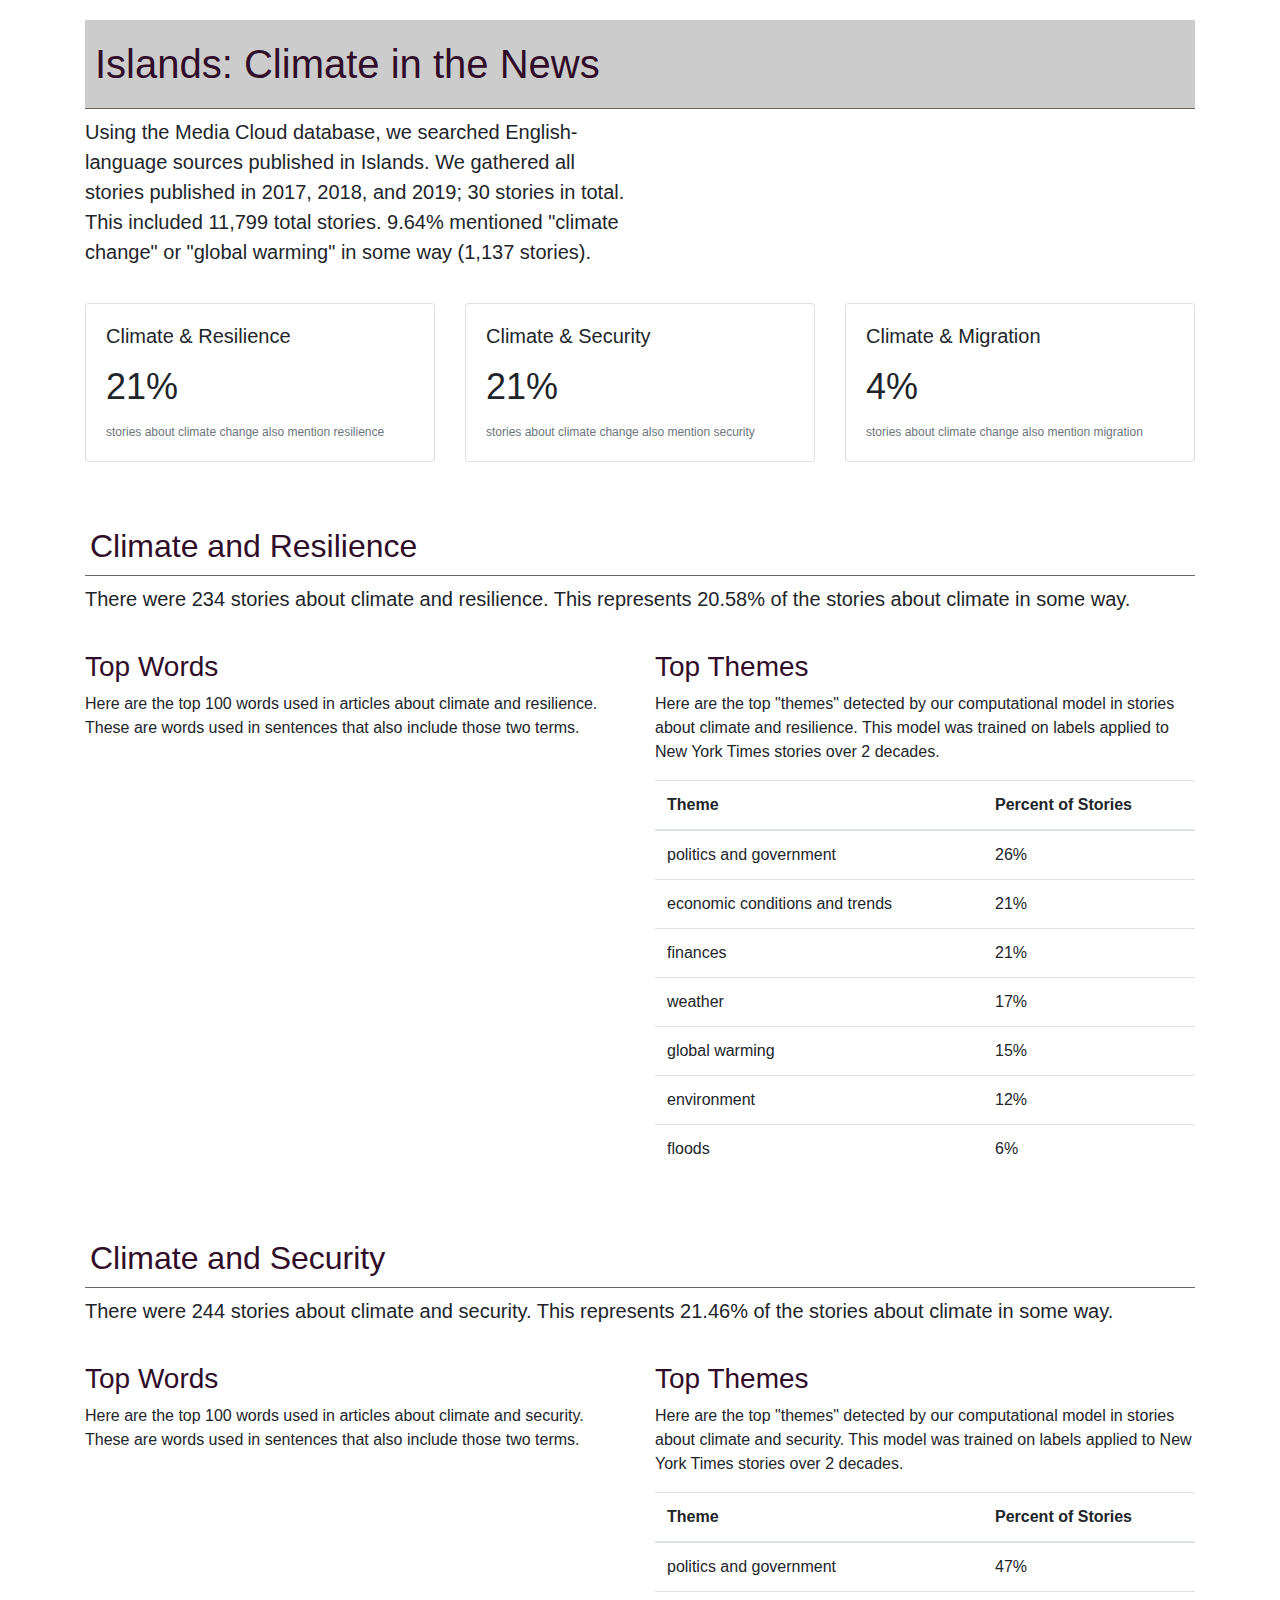
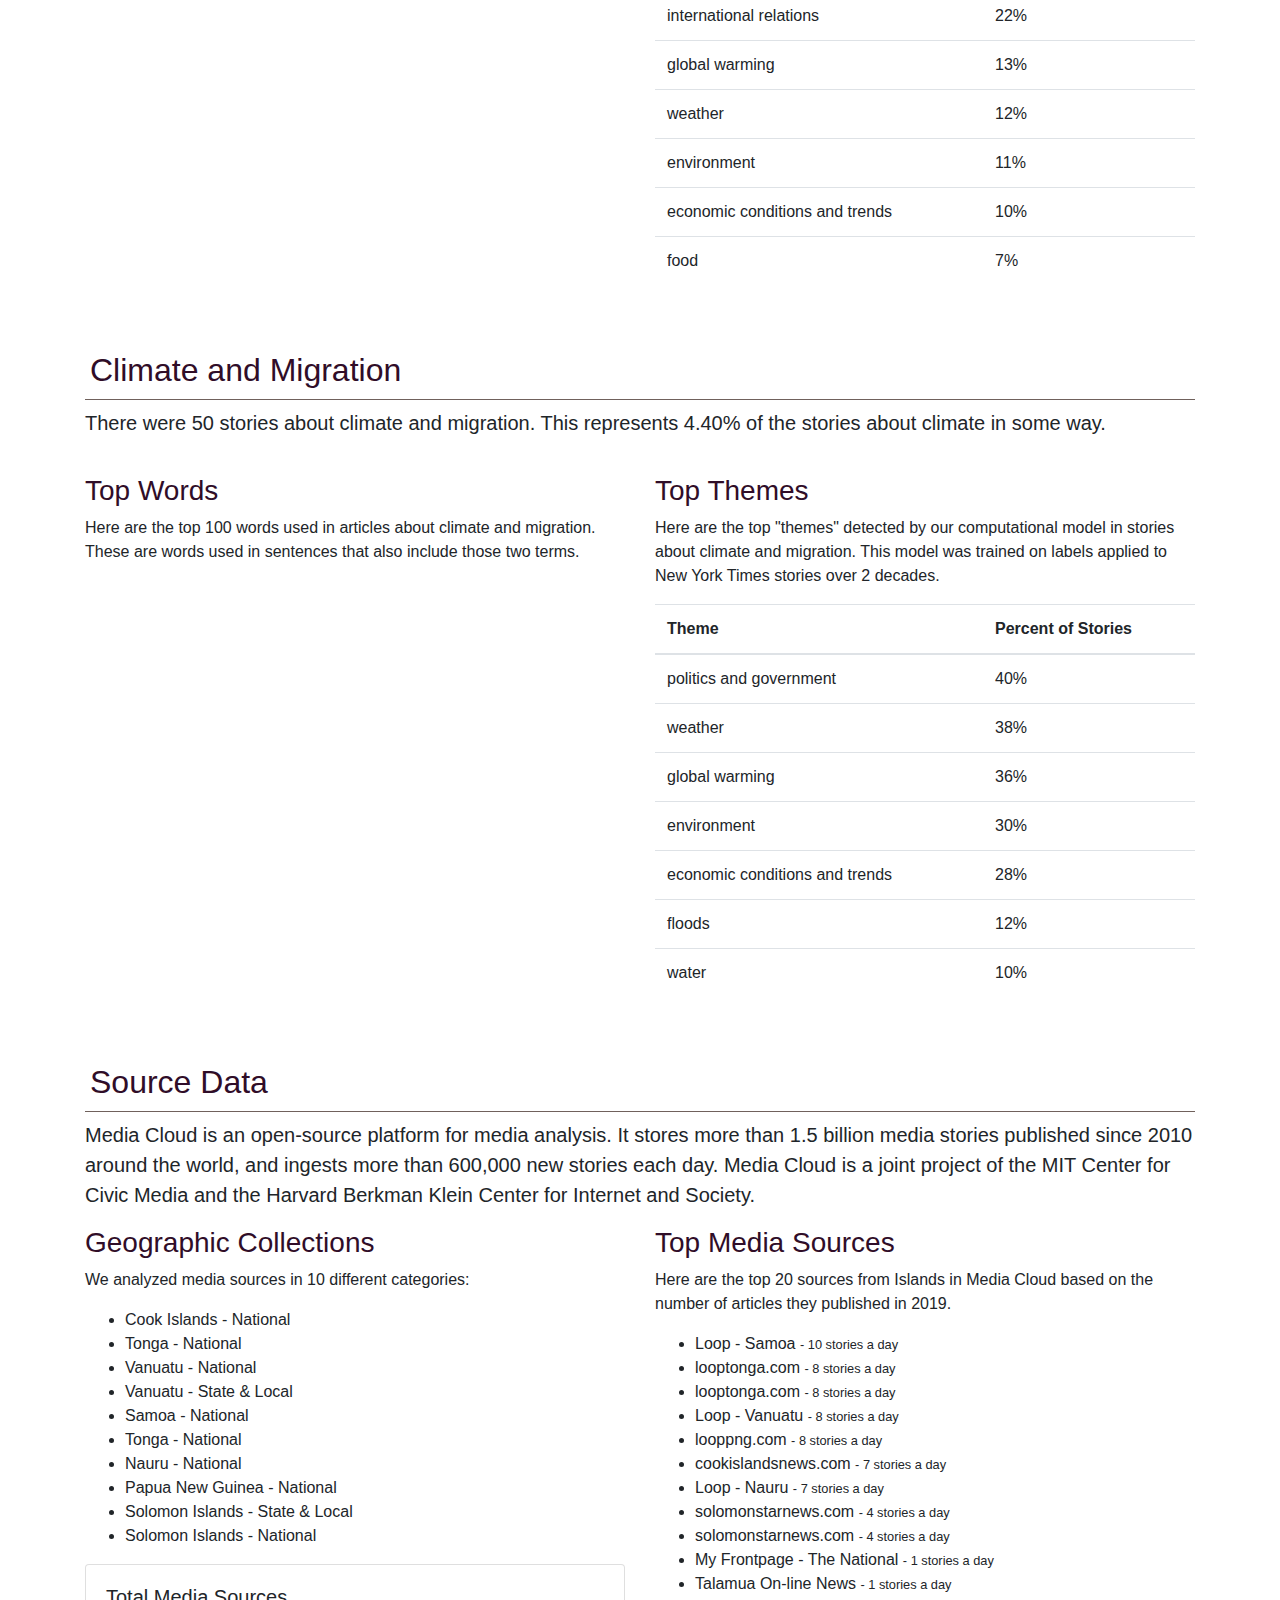
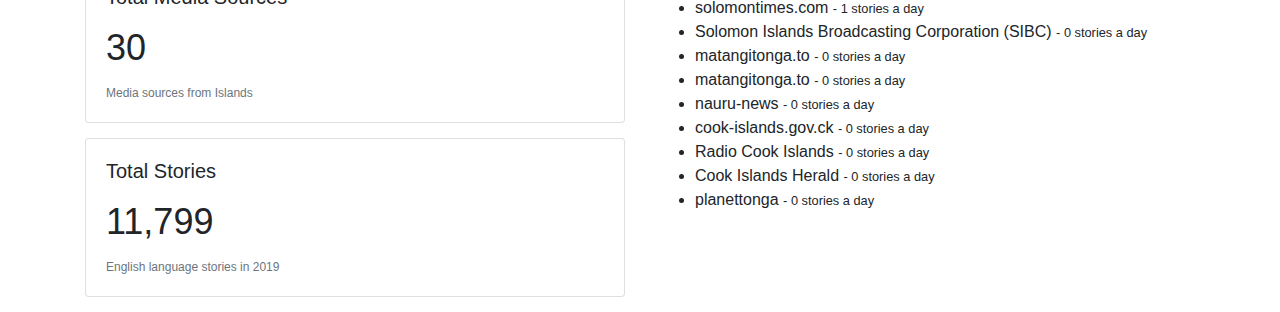
<file: reports/batik-report-islands.html>
<!DOCTYPE html>
<html lang="en">
  <head>
    <meta charset="utf-8" />
    <meta name="viewport" content="width=device-width, initial-scale=1" />
    <link rel="stylesheet" href="https://stackpath.bootstrapcdn.com/bootstrap/4.4.1/css/bootstrap.min.css" integrity="sha384-Vkoo8x4CGsO3+Hhxv8T/Q5PaXtkKtu6ug5TOeNV6gBiFeWPGFN9MuhOf23Q9Ifjh" crossorigin="anonymous" />
    <link rel="stylesheet" href="report.css" />
    <script src="https://ajax.googleapis.com/ajax/libs/jquery/3.4.1/jquery.min.js"></script>
    <script src="https://code.highcharts.com/highcharts.js"></script>
    <script src="https://code.highcharts.com/modules/wordcloud.js"></script>
    <script src="report.js"></script>
    <title>Islands: Climate in the News</title>
  </head>
  <body>
    <div class="container">
      <header>
        <div class="row">
          <div class="col">
            <h1>Islands: Climate in the News</h1>
          </div>
        </div>
      </header>
      <div class="row">
        <div class="col">
          <p class="lead">Using the Media Cloud database, we searched English-language sources published in Islands. We gathered all stories published in 2017, 2018, and 2019; 30 stories in total.  This included 11,799 total stories. 9.64% mentioned "climate change" or "global warming" in some way (1,137 stories).</p>
        </div>
        <div class="col">
          <div id="islands-climate-stories-chart" class="piechart"></div>
          <script>$(function() {piechart("Climate Stories", "islands-climate-stories-chart", [{"name": "Climate Change Stories", "y": 1137, "color": "#300D28"}, {"name": "Other Stories", "y": 10662, "color": "#cccccc"}], 300)})</script>
        </div>
      </div>
      <div class="row">
        <div class="col">
          <div id="islands-climate-attention-chart" class="linechart">
            <script>$(function() {linechart("Stories", "islands-climate-attention-chart", [[1483333200000.0, 1], [1483938000000.0, 1], [1484542800000.0, 2], [1485147600000.0, 1], [1485752400000.0, 1], [1486357200000.0, 1], [1486962000000.0, 3], [1487566800000.0, 2], [1488171600000.0, 1], [1488776400000.0, 2], [1489377600000.0, 1], [1489982400000.0, 2], [1490587200000.0, 1], [1491192000000.0, 3], [1491796800000.0, 4], [1492401600000.0, 1], [1493006400000.0, 1], [1493611200000.0, 2], [1494820800000.0, 1], [1495425600000.0, 1], [1496030400000.0, 2], [1496635200000.0, 1], [1497240000000.0, 1], [1497844800000.0, 3], [1498449600000.0, 2], [1499054400000.0, 1], [1499659200000.0, 2], [1500868800000.0, 3], [1501473600000.0, 2], [1502078400000.0, 5], [1502683200000.0, 8], [1503288000000.0, 6], [1503892800000.0, 3], [1504497600000.0, 8], [1505102400000.0, 3], [1505707200000.0, 2], [1506312000000.0, 2], [1506916800000.0, 2], [1507521600000.0, 6], [1508126400000.0, 5], [1508731200000.0, 2], [1509336000000.0, 12], [1509944400000.0, 26], [1510549200000.0, 29], [1511154000000.0, 11], [1511758800000.0, 9], [1512363600000.0, 20], [1512968400000.0, 5], [1513573200000.0, 10], [1514178000000.0, 3], [1514782800000.0, 2], [1515387600000.0, 1], [1515992400000.0, 3], [1516597200000.0, 6], [1517202000000.0, 6], [1517806800000.0, 6], [1518411600000.0, 2], [1519016400000.0, 22], [1519621200000.0, 13], [1520226000000.0, 10], [1520827200000.0, 5], [1521432000000.0, 8], [1522036800000.0, 9], [1522641600000.0, 13], [1523246400000.0, 16], [1523851200000.0, 9], [1524456000000.0, 5], [1525060800000.0, 10], [1525665600000.0, 10], [1526270400000.0, 13], [1526875200000.0, 23], [1527480000000.0, 5], [1528084800000.0, 9], [1528689600000.0, 4], [1529294400000.0, 5], [1529899200000.0, 7], [1530504000000.0, 9], [1531108800000.0, 14], [1531713600000.0, 8], [1532318400000.0, 7], [1532923200000.0, 9], [1533528000000.0, 8], [1534132800000.0, 16], [1534737600000.0, 9], [1535342400000.0, 17], [1535947200000.0, 25], [1536552000000.0, 19], [1537156800000.0, 12], [1537761600000.0, 14], [1538366400000.0, 8], [1538971200000.0, 9], [1539576000000.0, 11], [1540180800000.0, 9], [1540785600000.0, 10], [1541394000000.0, 5], [1541998800000.0, 11], [1542603600000.0, 11], [1543208400000.0, 11], [1543813200000.0, 14], [1544418000000.0, 13], [1545022800000.0, 7], [1545627600000.0, 5], [1546232400000.0, 3], [1546837200000.0, 5], [1547442000000.0, 10], [1548046800000.0, 4], [1548651600000.0, 6], [1549256400000.0, 12], [1549861200000.0, 10], [1550466000000.0, 6], [1551070800000.0, 14], [1551675600000.0, 8], [1552276800000.0, 2], [1552881600000.0, 7], [1553486400000.0, 5], [1554091200000.0, 4], [1554696000000.0, 7], [1555300800000.0, 3], [1555905600000.0, 3], [1556510400000.0, 5], [1557115200000.0, 21], [1557720000000.0, 18], [1558324800000.0, 16], [1558929600000.0, 9], [1559534400000.0, 9], [1560139200000.0, 5], [1560744000000.0, 5], [1561348800000.0, 4], [1561953600000.0, 9], [1562558400000.0, 10], [1563163200000.0, 4], [1563768000000.0, 3], [1564372800000.0, 10], [1564977600000.0, 7], [1565582400000.0, 24], [1566187200000.0, 7], [1566792000000.0, 1], [1567396800000.0, 7], [1568001600000.0, 8], [1568606400000.0, 13], [1569211200000.0, 15], [1569816000000.0, 10], [1570420800000.0, 21], [1571025600000.0, 2], [1571630400000.0, 3], [1572235200000.0, 21], [1572843600000.0, 9], [1573448400000.0, 8], [1574053200000.0, 9], [1574658000000.0, 6]], 200)})</script>
          </div>
        </div>
      </div>
      <div class="row">
        <div class="col">
          <div class="card stat">
            <div class="card-body">
              <h5 class="card-title">Climate &amp; Resilience</h5>
              <p class="card-text stat">21%</p>
              <p class="card-subtitle text-muted">stories about climate change also mention resilience</p>
            </div>
          </div>
        </div>
        <div class="col">
          <div class="card stat">
            <div class="card-body">
              <h5 class="card-title">Climate &amp; Security</h5>
              <p class="card-text stat">21%</p>
              <p class="card-subtitle text-muted">stories about climate change also mention security</p>
            </div>
          </div>
        </div>
        <div class="col">
          <div class="card stat">
            <div class="card-body">
              <h5 class="card-title">Climate &amp; Migration</h5>
              <p class="card-text stat">4%</p>
              <p class="card-subtitle text-muted">stories about climate change also mention migration</p>
            </div>
          </div>
        </div>
      </div>
      <div class="row">
        <div class="col">
          <h2>Climate and Resilience</h2>
          <p class="lead">There were 234 stories about climate and resilience. This represents 20.58% of the stories about climate in some way.</p>
        </div>
      </div>
      <div class="row">
        <div class="col">
          <div id="islands-resilience-attention-chart" class="linechart">
            <script>$(function() {linechart("Resilience Stories", "islands-resilience-attention-chart", [[1496635200000.0, 1], [1498449600000.0, 1], [1502078400000.0, 1], [1503288000000.0, 1], [1503892800000.0, 1], [1504497600000.0, 2], [1505102400000.0, 1], [1506916800000.0, 1], [1507521600000.0, 3], [1508126400000.0, 1], [1509336000000.0, 4], [1509944400000.0, 2], [1510549200000.0, 3], [1511758800000.0, 2], [1512363600000.0, 2], [1513573200000.0, 6], [1514178000000.0, 1], [1516597200000.0, 1], [1517806800000.0, 1], [1519016400000.0, 1], [1520226000000.0, 2], [1520827200000.0, 2], [1521432000000.0, 2], [1522036800000.0, 1], [1522641600000.0, 1], [1523246400000.0, 4], [1523851200000.0, 1], [1524456000000.0, 2], [1525060800000.0, 1], [1525665600000.0, 4], [1526270400000.0, 4], [1526875200000.0, 3], [1527480000000.0, 1], [1528084800000.0, 3], [1528689600000.0, 2], [1529294400000.0, 3], [1529899200000.0, 2], [1530504000000.0, 3], [1531108800000.0, 2], [1531713600000.0, 4], [1532318400000.0, 1], [1532923200000.0, 2], [1533528000000.0, 3], [1534132800000.0, 2], [1534737600000.0, 3], [1535342400000.0, 2], [1535947200000.0, 9], [1536552000000.0, 1], [1537156800000.0, 7], [1537761600000.0, 2], [1538366400000.0, 2], [1538971200000.0, 1], [1539576000000.0, 4], [1540180800000.0, 2], [1540785600000.0, 2], [1541394000000.0, 2], [1541998800000.0, 3], [1542603600000.0, 3], [1543208400000.0, 1], [1543813200000.0, 2], [1544418000000.0, 1], [1545022800000.0, 3], [1545627600000.0, 1], [1546232400000.0, 1], [1546837200000.0, 3], [1547442000000.0, 1], [1548046800000.0, 1], [1548651600000.0, 1], [1549256400000.0, 3], [1549861200000.0, 1], [1550466000000.0, 2], [1551070800000.0, 10], [1551675600000.0, 4], [1552276800000.0, 1], [1552881600000.0, 2], [1553486400000.0, 1], [1554091200000.0, 3], [1554696000000.0, 2], [1555300800000.0, 1], [1555905600000.0, 3], [1556510400000.0, 2], [1557115200000.0, 11], [1557720000000.0, 6], [1558324800000.0, 8], [1558929600000.0, 2], [1559534400000.0, 2], [1560139200000.0, 2], [1560744000000.0, 1], [1561348800000.0, 2], [1561953600000.0, 1], [1562558400000.0, 2], [1563163200000.0, 1], [1563768000000.0, 1], [1564372800000.0, 1], [1564977600000.0, 1], [1565582400000.0, 4], [1566187200000.0, 3], [1567396800000.0, 2], [1568001600000.0, 1], [1568606400000.0, 2], [1569211200000.0, 2], [1571630400000.0, 1], [1572843600000.0, 1]], 200)})</script>
          </div>
        </div>
      </div>
      <div class="row">
        <div class="col">
          <h3>Top Words</h3>
          <p class="headline">Here are the top 100 words used in articles about climate and resilience. These are words used in sentences that also include those two terms.</p>
          <div id="islands-resilience-top-words" class="wordcloud"></div>
          <script>$(function() {wordcloud("islands-resilience-top-words", [{"name": "minister", "weight": 52}, {"name": "zealand", "weight": 24}, {"name": "china", "weight": 20}, {"name": "nations", "weight": 17}, {"name": "ministry", "weight": 17}, {"name": "solomon", "weight": 15}, {"name": "sector", "weight": 14}, {"name": "marine", "weight": 14}, {"name": "herald", "weight": 14}, {"name": "samoa", "weight": 13}, {"name": "rarotonga", "weight": 13}, {"name": "programme", "weight": 13}, {"name": "fiji", "weight": 12}, {"name": "youth", "weight": 11}, {"name": "united", "weight": 11}, {"name": "tourism", "weight": 11}, {"name": "infrastructure", "weight": 11}, {"name": "impacts", "weight": 11}, {"name": "henry", "weight": 11}, {"name": "funding", "weight": 11}, {"name": "economic", "weight": 11}, {"name": "delegation", "weight": 11}, {"name": "commitment", "weight": 11}, {"name": "adaptation", "weight": 11}, {"name": "sports", "weight": 10}, {"name": "puna", "weight": 10}, {"name": "pearl", "weight": 10}, {"name": "global", "weight": 10}, {"name": "fisheries", "weight": 10}, {"name": "auckland", "weight": 10}, {"name": "vanuatu", "weight": 9}, {"name": "tuna", "weight": 9}, {"name": "strengthening", "weight": 9}, {"name": "hosted", "weight": 9}, {"name": "ambassador", "weight": 9}, {"name": "renewable", "weight": 8}, {"name": "cyclone", "weight": 8}, {"name": "convention", "weight": 8}, {"name": "centre", "weight": 8}, {"name": "agricultural", "weight": 8}, {"name": "university", "weight": 7}, {"name": "tonga", "weight": 7}, {"name": "students", "weight": 7}, {"name": "polynesian", "weight": 7}, {"name": "outer", "weight": 7}, {"name": "nz", "weight": 7}, {"name": "foundation", "weight": 7}, {"name": "education", "weight": 7}, {"name": "coordinator", "weight": 7}, {"name": "bishop", "weight": 7}, {"name": "adb", "weight": 7}, {"name": "samoan", "weight": 6}, {"name": "partnerships", "weight": 6}, {"name": "papua", "weight": 6}, {"name": "outcomes", "weight": 6}, {"name": "organisations", "weight": 6}, {"name": "mmr", "weight": 6}, {"name": "media", "weight": 6}, {"name": "marsters", "weight": 6}, {"name": "launch", "weight": 6}, {"name": "guinea", "weight": 6}, {"name": "framework", "weight": 6}, {"name": "disabilities", "weight": 6}, {"name": "cancer", "weight": 6}, {"name": "agreement", "weight": 6}, {"name": "agenda", "weight": 6}, {"name": "violence", "weight": 5}, {"name": "tuvalu", "weight": 5}, {"name": "travelling", "weight": 5}, {"name": "tahiti", "weight": 5}, {"name": "sustainable", "weight": 5}, {"name": "signing", "weight": 5}, {"name": "secretariat", "weight": 5}, {"name": "promoting", "weight": 5}, {"name": "professor", "weight": 5}, {"name": "png", "weight": 5}, {"name": "licenses", "weight": 5}, {"name": "japanese", "weight": 5}, {"name": "implement", "weight": 5}, {"name": "ii", "weight": 5}, {"name": "gender", "weight": 5}, {"name": "environmental", "weight": 5}, {"name": "drought", "weight": 5}, {"name": "cooperation", "weight": 5}, {"name": "consultations", "weight": 5}, {"name": "briefs", "weight": 5}, {"name": "autism", "weight": 5}, {"name": "atiu", "weight": 5}, {"name": "tv", "weight": 4}, {"name": "tom", "weight": 4}, {"name": "telecom", "weight": 4}, {"name": "teaurere", "weight": 4}, {"name": "te", "weight": 4}, {"name": "tauturu", "weight": 4}, {"name": "targets", "weight": 4}, {"name": "talks", "weight": 4}, {"name": "sir", "weight": 4}, {"name": "sharks", "weight": 4}, {"name": "seabed", "weight": 4}, {"name": "reviewed", "weight": 4}], 300)})</script>
        </div>
        <div class="col">
          <h3>Top Themes</h3>
          <p class="headline">Here are the top "themes" detected by our computational model in stories about climate and resilience. This model was trained on labels applied to New York Times stories over 2 decades.<table class="table"><thead><tr><th>Theme</th><th>Percent of Stories</th></tr></thead><tbody><tr><td>politics and government</td><td>26%</td></tr><tr><td>economic conditions and trends</td><td>21%</td></tr><tr><td>finances</td><td>21%</td></tr><tr><td>weather</td><td>17%</td></tr><tr><td>global warming</td><td>15%</td></tr><tr><td>environment</td><td>12%</td></tr><tr><td>floods</td><td>6%</td></tr></tbody></table></p>
        </div>
      </div>
      <div class="row">
        <div class="col">
          <h2>Climate and Security</h2>
          <p class="lead">There were 244 stories about climate and security. This represents 21.46% of the stories about climate in some way.</p>
        </div>
      </div>
      <div class="row">
        <div class="col">
          <div id="islands-security-attention-chart" class="linechart">
            <script>$(function() {linechart("Security Stories", "islands-security-attention-chart", [[1491796800000.0, 1], [1500868800000.0, 2], [1502078400000.0, 3], [1502683200000.0, 2], [1503288000000.0, 1], [1503892800000.0, 1], [1504497600000.0, 4], [1506312000000.0, 1], [1507521600000.0, 2], [1508126400000.0, 1], [1509336000000.0, 1], [1509944400000.0, 4], [1510549200000.0, 3], [1511154000000.0, 1], [1512363600000.0, 3], [1517202000000.0, 1], [1517806800000.0, 3], [1519016400000.0, 1], [1520226000000.0, 1], [1520827200000.0, 1], [1521432000000.0, 1], [1522036800000.0, 3], [1522641600000.0, 1], [1523246400000.0, 2], [1523851200000.0, 1], [1524456000000.0, 2], [1525060800000.0, 2], [1525665600000.0, 3], [1526270400000.0, 1], [1526875200000.0, 3], [1527480000000.0, 3], [1528084800000.0, 2], [1528689600000.0, 1], [1529294400000.0, 1], [1529899200000.0, 2], [1530504000000.0, 3], [1531108800000.0, 5], [1531713600000.0, 4], [1532318400000.0, 1], [1532923200000.0, 1], [1533528000000.0, 2], [1534132800000.0, 7], [1534737600000.0, 3], [1535342400000.0, 7], [1535947200000.0, 13], [1536552000000.0, 7], [1537156800000.0, 6], [1537761600000.0, 5], [1538366400000.0, 2], [1538971200000.0, 2], [1539576000000.0, 5], [1540180800000.0, 2], [1540785600000.0, 1], [1541394000000.0, 1], [1541998800000.0, 1], [1542603600000.0, 1], [1543208400000.0, 1], [1543813200000.0, 2], [1544418000000.0, 2], [1545022800000.0, 3], [1545627600000.0, 1], [1546232400000.0, 1], [1546837200000.0, 1], [1547442000000.0, 6], [1548046800000.0, 2], [1548651600000.0, 4], [1549256400000.0, 1], [1549861200000.0, 3], [1550466000000.0, 2], [1551070800000.0, 10], [1551675600000.0, 2], [1552276800000.0, 2], [1552881600000.0, 1], [1553486400000.0, 1], [1554091200000.0, 1], [1554696000000.0, 1], [1555300800000.0, 1], [1555905600000.0, 1], [1556510400000.0, 1], [1557115200000.0, 1], [1557720000000.0, 16], [1558324800000.0, 4], [1558929600000.0, 2], [1559534400000.0, 1], [1560139200000.0, 1], [1560744000000.0, 2], [1561348800000.0, 1], [1561953600000.0, 1], [1562558400000.0, 2], [1563768000000.0, 1], [1564372800000.0, 1], [1564977600000.0, 1], [1565582400000.0, 6], [1566187200000.0, 3], [1567396800000.0, 1], [1568001600000.0, 2], [1568606400000.0, 5], [1569211200000.0, 4], [1570420800000.0, 1], [1571630400000.0, 1], [1573448400000.0, 1], [1574053200000.0, 1], [1574658000000.0, 1]], 200)})</script>
          </div>
        </div>
      </div>
      <div class="row">
        <div class="col">
          <h3>Top Words</h3>
          <p class="headline">Here are the top 100 words used in articles about climate and security. These are words used in sentences that also include those two terms.</p>
          <div id="islands-security-top-words" class="wordcloud"></div>
          <script>$(function() {wordcloud("islands-security-top-words", [{"name": "minister", "weight": 54}, {"name": "china", "weight": 25}, {"name": "zealand", "weight": 20}, {"name": "economic", "weight": 18}, {"name": "ministry", "weight": 17}, {"name": "solomon", "weight": 16}, {"name": "herald", "weight": 14}, {"name": "fisheries", "weight": 14}, {"name": "rarotonga", "weight": 13}, {"name": "marine", "weight": 13}, {"name": "youth", "weight": 12}, {"name": "united", "weight": 12}, {"name": "nations", "weight": 12}, {"name": "tourism", "weight": 11}, {"name": "sustainable", "weight": 11}, {"name": "puna", "weight": 11}, {"name": "programme", "weight": 11}, {"name": "pearl", "weight": 11}, {"name": "hosted", "weight": 11}, {"name": "henry", "weight": 11}, {"name": "sector", "weight": 10}, {"name": "global", "weight": 10}, {"name": "delegation", "weight": 10}, {"name": "university", "weight": 9}, {"name": "tuna", "weight": 9}, {"name": "sports", "weight": 9}, {"name": "resilience", "weight": 9}, {"name": "nz", "weight": 9}, {"name": "fiji", "weight": 9}, {"name": "auckland", "weight": 9}, {"name": "strengthening", "weight": 8}, {"name": "renewable", "weight": 8}, {"name": "convention", "weight": 8}, {"name": "bishop", "weight": 8}, {"name": "ambassador", "weight": 8}, {"name": "agreement", "weight": 8}, {"name": "summit", "weight": 7}, {"name": "polynesian", "weight": 7}, {"name": "peters", "weight": 7}, {"name": "partnerships", "weight": 7}, {"name": "outer", "weight": 7}, {"name": "media", "weight": 7}, {"name": "maritime", "weight": 7}, {"name": "impacts", "weight": 7}, {"name": "education", "weight": 7}, {"name": "cyclone", "weight": 7}, {"name": "commitment", "weight": 7}, {"name": "agriculture", "weight": 7}, {"name": "violence", "weight": 6}, {"name": "tuvalu", "weight": 6}, {"name": "students", "weight": 6}, {"name": "sir", "weight": 6}, {"name": "region's", "weight": 6}, {"name": "promotes", "weight": 6}, {"name": "oceans", "weight": 6}, {"name": "nauru", "weight": 6}, {"name": "mmr", "weight": 6}, {"name": "japan", "weight": 6}, {"name": "government's", "weight": 6}, {"name": "funding", "weight": 6}, {"name": "foundation", "weight": 6}, {"name": "eu", "weight": 6}, {"name": "document", "weight": 6}, {"name": "disabilities", "weight": 6}, {"name": "centre", "weight": 6}, {"name": "cancer", "weight": 6}, {"name": "agenda", "weight": 6}, {"name": "travelling", "weight": 5}, {"name": "talks", "weight": 5}, {"name": "taiwan", "weight": 5}, {"name": "tahiti", "weight": 5}, {"name": "signing", "weight": 5}, {"name": "shark", "weight": 5}, {"name": "professor", "weight": 5}, {"name": "priorities", "weight": 5}, {"name": "parliament", "weight": 5}, {"name": "outcomes", "weight": 5}, {"name": "marsters", "weight": 5}, {"name": "launch", "weight": 5}, {"name": "japanese", "weight": 5}, {"name": "infrastructure", "weight": 5}, {"name": "ii", "weight": 5}, {"name": "gender", "weight": 5}, {"name": "ensuring", "weight": 5}, {"name": "coordinator", "weight": 5}, {"name": "conservation", "weight": 5}, {"name": "briefs", "weight": 5}, {"name": "autism", "weight": 5}, {"name": "atiu", "weight": 5}, {"name": "asia", "weight": 5}, {"name": "whale", "weight": 4}, {"name": "welcomed", "weight": 4}, {"name": "vessels", "weight": 4}, {"name": "vanuatu", "weight": 4}, {"name": "tv", "weight": 4}, {"name": "tonga", "weight": 4}, {"name": "telecom", "weight": 4}, {"name": "teina", "weight": 4}, {"name": "teaurere", "weight": 4}, {"name": "te", "weight": 4}], 300)})</script>
        </div>
        <div class="col">
          <h3>Top Themes</h3>
          <p class="headline">Here are the top "themes" detected by our computational model in stories about climate and security. This model was trained on labels applied to New York Times stories over 2 decades.<table class="table"><thead><tr><th>Theme</th><th>Percent of Stories</th></tr></thead><tbody><tr><td>politics and government</td><td>47%</td></tr><tr><td>international relations</td><td>22%</td></tr><tr><td>global warming</td><td>13%</td></tr><tr><td>weather</td><td>12%</td></tr><tr><td>environment</td><td>11%</td></tr><tr><td>economic conditions and trends</td><td>10%</td></tr><tr><td>food</td><td>7%</td></tr></tbody></table></p>
        </div>
      </div>
      <div class="row">
        <div class="col">
          <h2>Climate and Migration</h2>
          <p class="lead">There were 50 stories about climate and migration. This represents 4.40% of the stories about climate in some way.</p>
        </div>
      </div>
      <div class="row">
        <div class="col">
          <div id="islands-migration-attention-chart" class="linechart">
            <script>$(function() {linechart("Migration Stories", "islands-migration-attention-chart", [[1491796800000.0, 1], [1509944400000.0, 5], [1510549200000.0, 7], [1511758800000.0, 1], [1512363600000.0, 4], [1512968400000.0, 1], [1513573200000.0, 1], [1519621200000.0, 1], [1527480000000.0, 1], [1529294400000.0, 1], [1531108800000.0, 4], [1532318400000.0, 1], [1532923200000.0, 4], [1534132800000.0, 1], [1534737600000.0, 1], [1536552000000.0, 1], [1537761600000.0, 2], [1539576000000.0, 1], [1543813200000.0, 1], [1545022800000.0, 2], [1549256400000.0, 3], [1551675600000.0, 1], [1552881600000.0, 1], [1558929600000.0, 1], [1561953600000.0, 1], [1562558400000.0, 1], [1569816000000.0, 1], [1572843600000.0, 1]], 200)})</script>
          </div>
        </div>
      </div>
      <div class="row">
        <div class="col">
          <h3>Top Words</h3>
          <p class="headline">Here are the top 100 words used in articles about climate and migration. These are words used in sentences that also include those two terms.</p>
          <div id="islands-migration-top-words" class="wordcloud"></div>
          <script>$(function() {wordcloud("islands-migration-top-words", [{"name": "adaptation", "weight": 35}, {"name": "global", "weight": 32}, {"name": "impacts", "weight": 27}, {"name": "solomon", "weight": 26}, {"name": "nations", "weight": 22}, {"name": "zealand", "weight": 21}, {"name": "vanuatu", "weight": 19}, {"name": "warming", "weight": 17}, {"name": "minister", "weight": 17}, {"name": "migrants", "weight": 17}, {"name": "challenges", "weight": 15}, {"name": "united", "weight": 14}, {"name": "fiji", "weight": 14}, {"name": "environmental", "weight": 14}, {"name": "whales", "weight": 12}, {"name": "economic", "weight": 12}, {"name": "atolls", "weight": 12}, {"name": "vulnerable", "weight": 11}, {"name": "tuvalu", "weight": 11}, {"name": "refugees", "weight": 11}, {"name": "low-lying", "weight": 11}, {"name": "shaw", "weight": 10}, {"name": "relocation", "weight": 10}, {"name": "papua", "weight": 10}, {"name": "independent", "weight": 10}, {"name": "duituturaga", "weight": 10}, {"name": "paris", "weight": 9}, {"name": "kiribati", "weight": 9}, {"name": "governance", "weight": 9}, {"name": "addressing", "weight": 9}, {"name": "violent", "weight": 8}, {"name": "strengthening", "weight": 8}, {"name": "predict", "weight": 8}, {"name": "piango", "weight": 8}, {"name": "peacebuilding", "weight": 8}, {"name": "organisations", "weight": 8}, {"name": "oceans", "weight": 8}, {"name": "disasters", "weight": 8}, {"name": "change-induced", "weight": 8}, {"name": "world's", "weight": 7}, {"name": "visa", "weight": 7}, {"name": "resilience", "weight": 7}, {"name": "partnership", "weight": 7}, {"name": "livelihoods", "weight": 7}, {"name": "guinea", "weight": 7}, {"name": "floods", "weight": 7}, {"name": "fleeing", "weight": 7}, {"name": "conflicts", "weight": 7}, {"name": "coalition", "weight": 7}, {"name": "agreement", "weight": 7}, {"name": "samoa", "weight": 6}, {"name": "populations", "weight": 6}, {"name": "pic", "weight": 6}, {"name": "institute", "weight": 6}, {"name": "humanitarian", "weight": 6}, {"name": "droughts", "weight": 6}, {"name": "displaced", "weight": 6}, {"name": "cop", "weight": 6}, {"name": "climate-induced", "weight": 6}, {"name": "violence", "weight": 5}, {"name": "villages", "weight": 5}, {"name": "university", "weight": 5}, {"name": "talks", "weight": 5}, {"name": "region's", "weight": 5}, {"name": "recognition", "weight": 5}, {"name": "recognise", "weight": 5}, {"name": "nz", "weight": 5}, {"name": "non-governmental", "weight": 5}, {"name": "israel", "weight": 5}, {"name": "islets", "weight": 5}, {"name": "induced", "weight": 5}, {"name": "indigenous", "weight": 5}, {"name": "implement", "weight": 5}, {"name": "hosting", "weight": 5}, {"name": "framework", "weight": 5}, {"name": "fisheries", "weight": 5}, {"name": "emele", "weight": 5}, {"name": "degradation", "weight": 5}, {"name": "cyclones", "weight": 5}, {"name": "compact", "weight": 5}, {"name": "1.5", "weight": 5}, {"name": "yamuna", "weight": 4}, {"name": "worldwide", "weight": 4}, {"name": "warriors", "weight": 4}, {"name": "tiatia-seath", "weight": 4}, {"name": "sustainable", "weight": 4}, {"name": "solutions", "weight": 4}, {"name": "secretariat", "weight": 4}, {"name": "sea-level", "weight": 4}, {"name": "seas", "weight": 4}, {"name": "projections", "weight": 4}, {"name": "posed", "weight": 4}, {"name": "pope", "weight": 4}, {"name": "people's", "weight": 4}, {"name": "options", "weight": 4}, {"name": "oceania", "weight": 4}, {"name": "nauru", "weight": 4}, {"name": "mitigation", "weight": 4}, {"name": "marone", "weight": 4}, {"name": "linked", "weight": 4}], 300)})</script>
        </div>
        <div class="col">
          <h3>Top Themes</h3>
          <p class="headline">Here are the top "themes" detected by our computational model in stories about climate and migration. This model was trained on labels applied to New York Times stories over 2 decades.<table class="table"><thead><tr><th>Theme</th><th>Percent of Stories</th></tr></thead><tbody><tr><td>politics and government</td><td>40%</td></tr><tr><td>weather</td><td>38%</td></tr><tr><td>global warming</td><td>36%</td></tr><tr><td>environment</td><td>30%</td></tr><tr><td>economic conditions and trends</td><td>28%</td></tr><tr><td>floods</td><td>12%</td></tr><tr><td>water</td><td>10%</td></tr></tbody></table></p>
        </div>
      </div>
      <div class="row">
        <div class="col">
          <h2>Source Data</h2>
        </div>
      </div>
      <div class="row">
        <div class="col">
          <p class="lead">Media Cloud is an open-source platform for media analysis. It stores more than 1.5 billion media stories published since 2010 around the world, and ingests more than 600,000 new stories each day. Media Cloud is a joint project of the MIT Center for Civic Media and the Harvard Berkman Klein Center for Internet and Society.</p>
        </div>
      </div>
      <div class="row">
        <div class="col">
          <div class="row">
            <div class="col">
              <h3>Geographic Collections</h3>
              <p>We analyzed media sources in 10 different categories:</p>
              <ul>
                <li>Cook Islands - National</li>
                <li>Tonga - National</li>
                <li>Vanuatu - National</li>
                <li>Vanuatu - State &amp; Local</li>
                <li>Samoa - National</li>
                <li>Tonga - National</li>
                <li>Nauru - National</li>
                <li>Papua New Guinea - National</li>
                <li>Solomon Islands - State &amp; Local</li>
                <li>Solomon Islands - National</li>
              </ul>
            </div>
          </div>
          <div class="row">
            <div class="col">
              <div class="card stat">
                <div class="card-body">
                  <h5 class="card-title">Total Media Sources</h5>
                  <p class="card-text stat">30</p>
                  <p class="card-subtitle text-muted">Media sources from Islands</p>
                </div>
              </div>
            </div>
          </div>
          <div class="row">
            <div class="col">
              <div class="card stat">
                <div class="card-body">
                  <h5 class="card-title">Total Stories</h5>
                  <p class="card-text stat">11,799</p>
                  <p class="card-subtitle text-muted">English language stories in 2019</p>
                </div>
              </div>
            </div>
          </div>
        </div>
        <div class="col">
          <h3>Top Media Sources</h3>
          <p>Here are the top 20 sources from Islands in Media Cloud based on the number of articles they published in 2019.</p>
          <ul>
            <li>Loop - Samoa <small>- 10 stories a day</small></li>
            <li>looptonga.com <small>- 8 stories a day</small></li>
            <li>looptonga.com <small>- 8 stories a day</small></li>
            <li>Loop - Vanuatu <small>- 8 stories a day</small></li>
            <li>looppng.com <small>- 8 stories a day</small></li>
            <li>cookislandsnews.com <small>- 7 stories a day</small></li>
            <li>Loop - Nauru <small>- 7 stories a day</small></li>
            <li>solomonstarnews.com <small>- 4 stories a day</small></li>
            <li>solomonstarnews.com <small>- 4 stories a day</small></li>
            <li>My Frontpage - The National <small>- 1 stories a day</small></li>
            <li>Talamua On-line News <small>- 1 stories a day</small></li>
            <li>solomontimes.com <small>- 1 stories a day</small></li>
            <li>Solomon Islands Broadcasting Corporation (SIBC) <small>- 0 stories a day</small></li>
            <li>matangitonga.to <small>- 0 stories a day</small></li>
            <li>matangitonga.to <small>- 0 stories a day</small></li>
            <li>nauru-news <small>- 0 stories a day</small></li>
            <li>cook-islands.gov.ck <small>- 0 stories a day</small></li>
            <li>Radio Cook Islands <small>- 0 stories a day</small></li>
            <li>Cook Islands Herald <small>- 0 stories a day</small></li>
            <li>planettonga <small>- 0 stories a day</small></li>
          </ul>
        </div>
      </div>
    </div>
  </body>
</html>
</file>
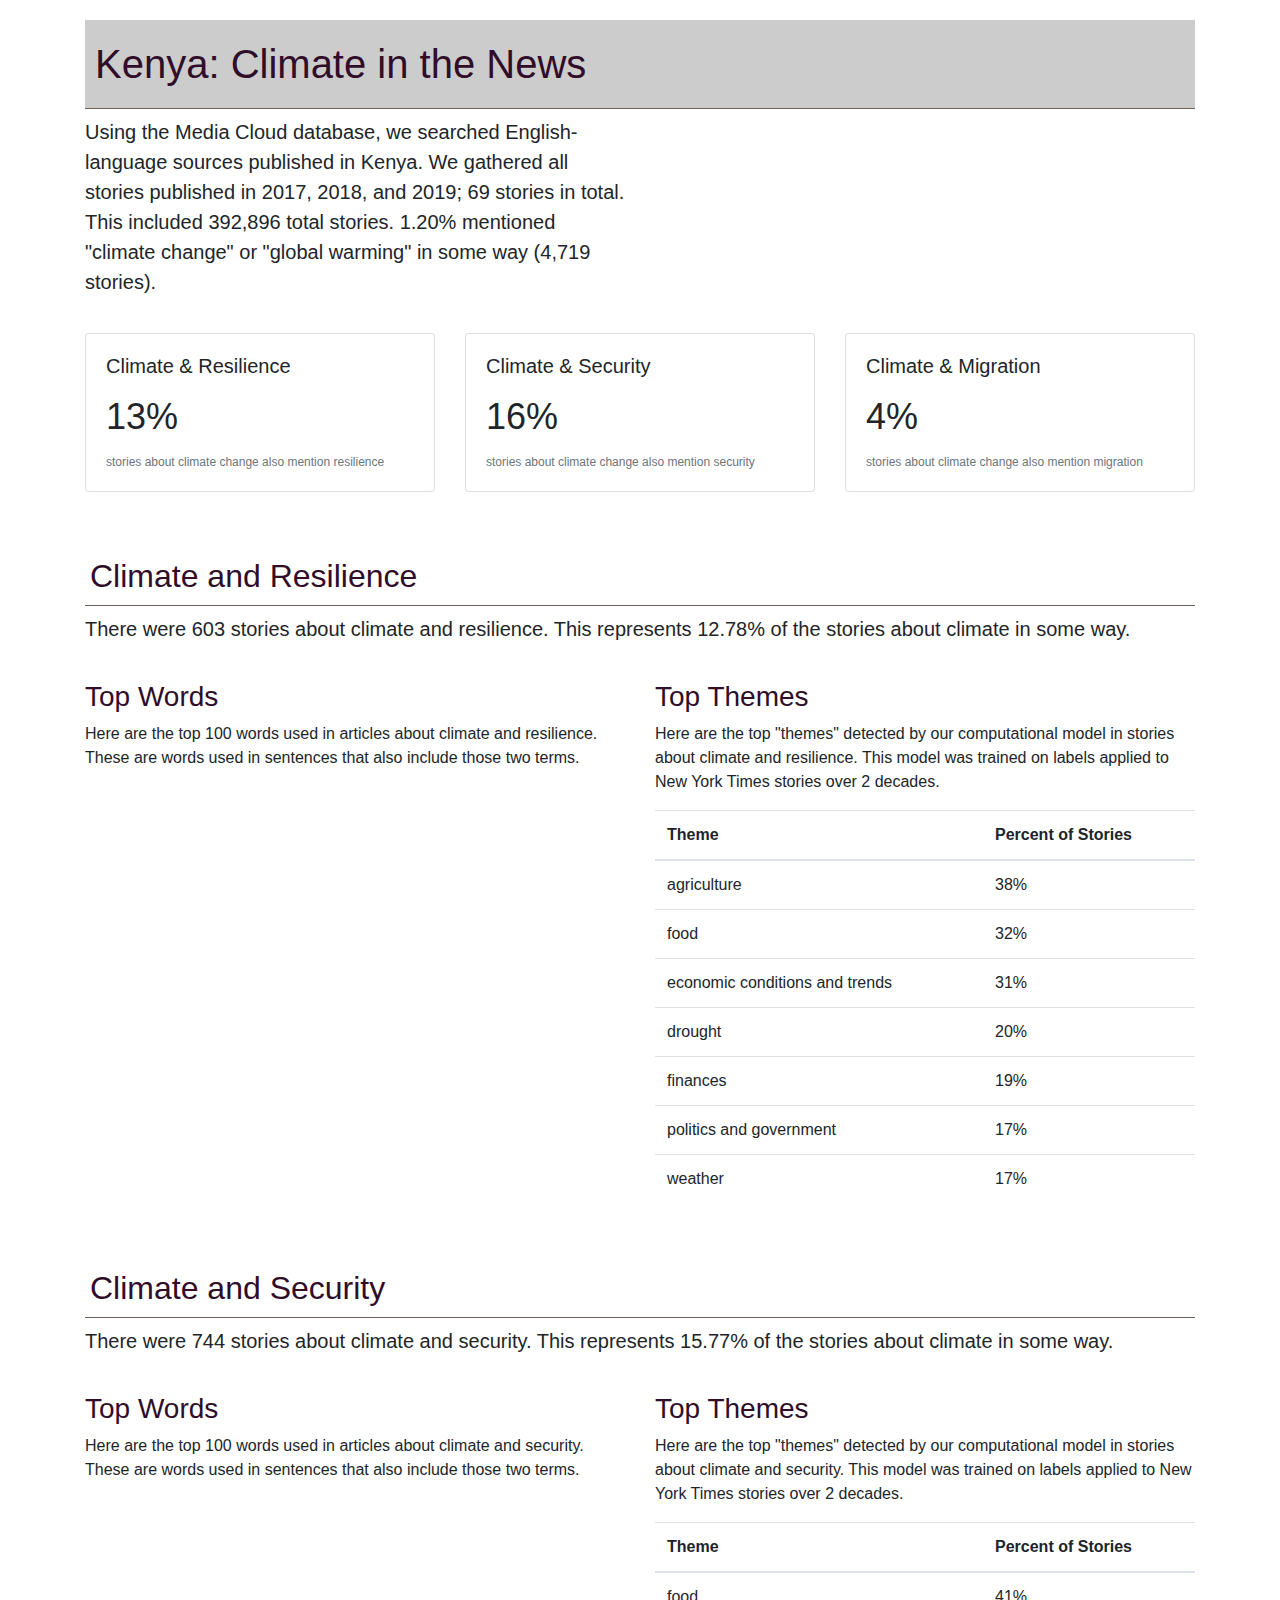
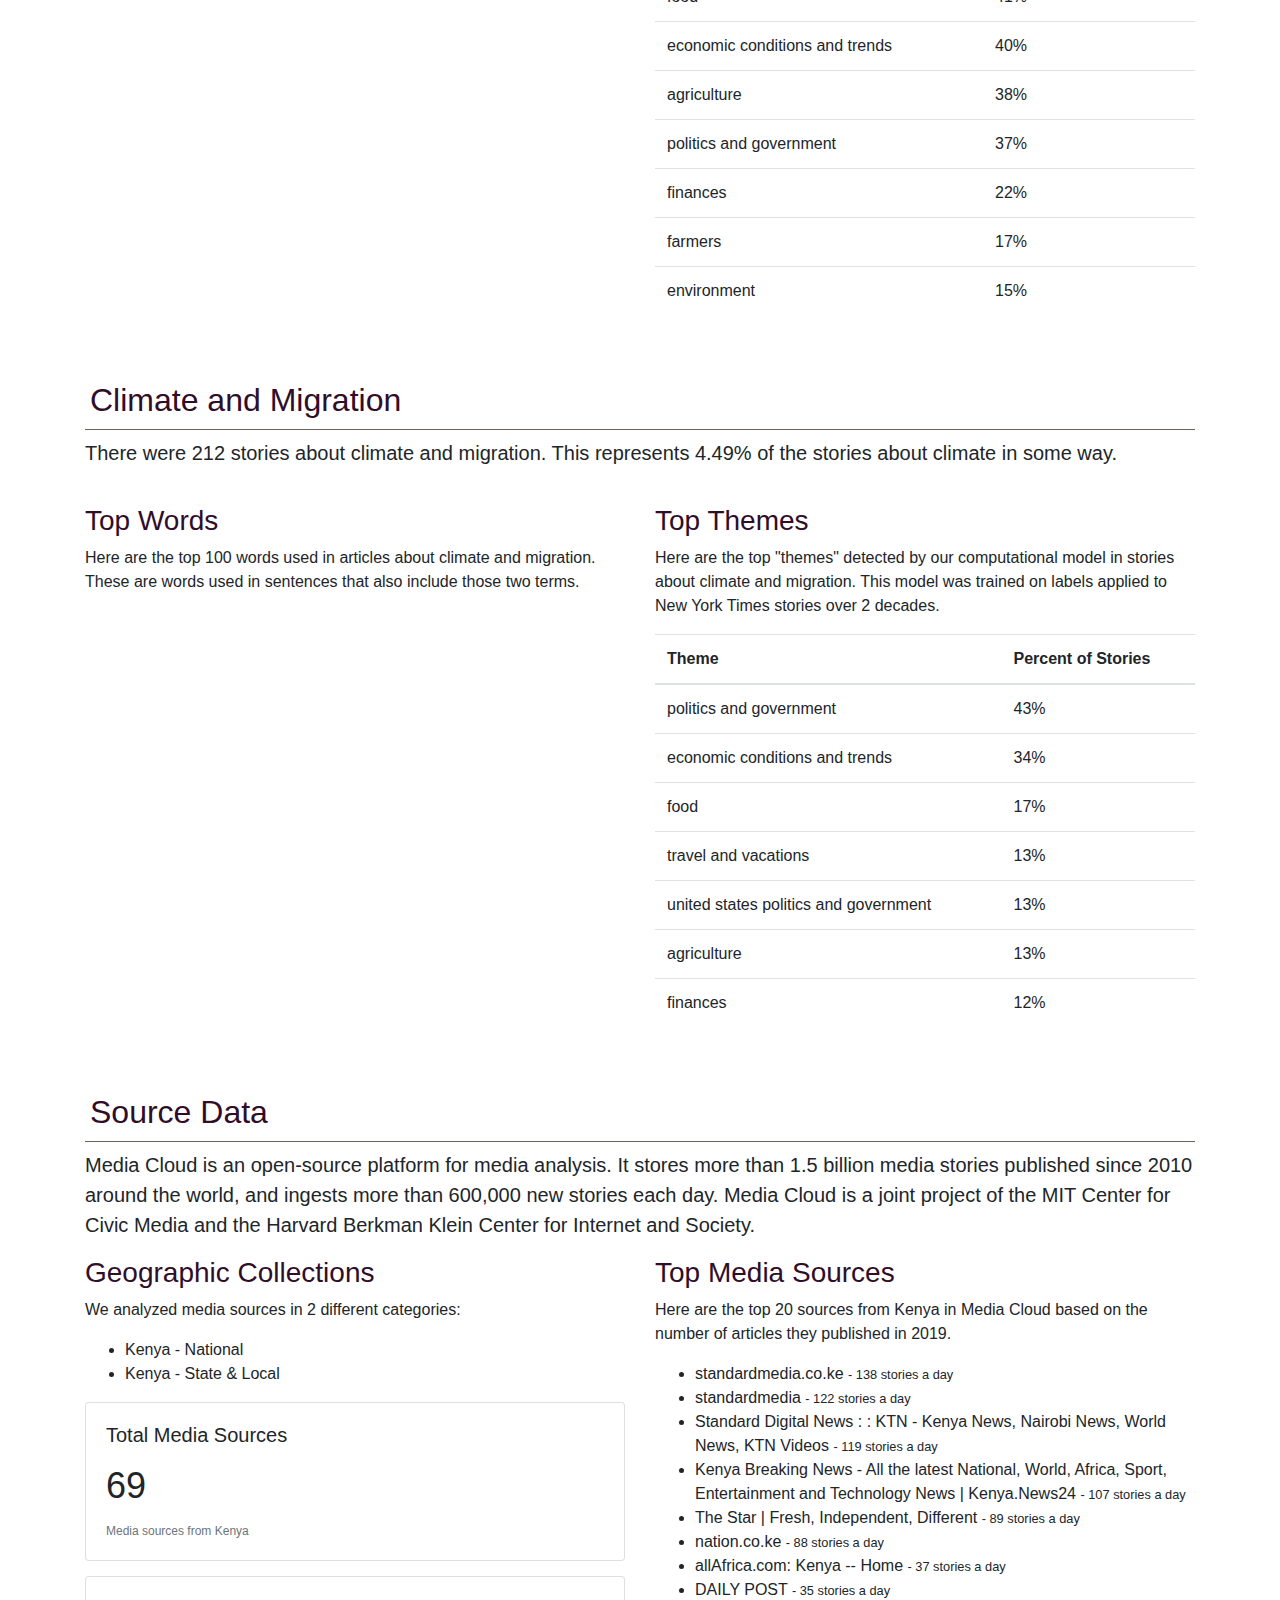
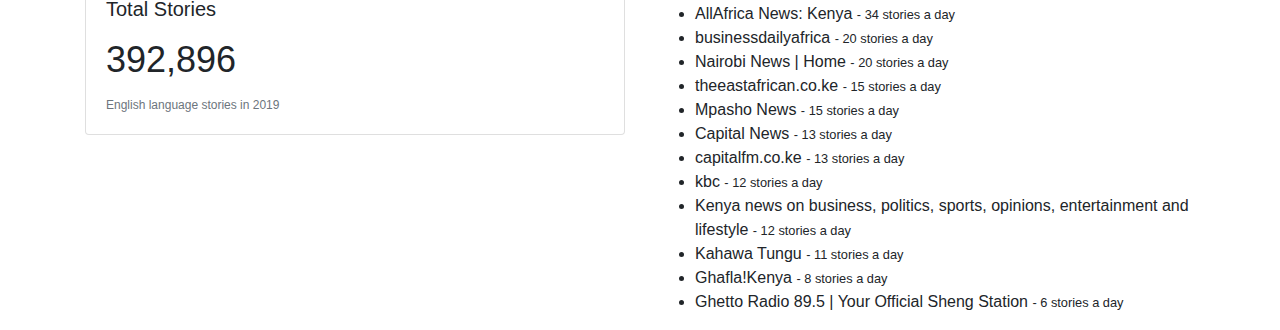
<file: reports/batik-report-kenya.html>
<!DOCTYPE html>
<html lang="en">
  <head>
    <meta charset="utf-8" />
    <meta name="viewport" content="width=device-width, initial-scale=1" />
    <link rel="stylesheet" href="https://stackpath.bootstrapcdn.com/bootstrap/4.4.1/css/bootstrap.min.css" integrity="sha384-Vkoo8x4CGsO3+Hhxv8T/Q5PaXtkKtu6ug5TOeNV6gBiFeWPGFN9MuhOf23Q9Ifjh" crossorigin="anonymous" />
    <link rel="stylesheet" href="report.css" />
    <script src="https://ajax.googleapis.com/ajax/libs/jquery/3.4.1/jquery.min.js"></script>
    <script src="https://code.highcharts.com/highcharts.js"></script>
    <script src="https://code.highcharts.com/modules/wordcloud.js"></script>
    <script src="report.js"></script>
    <title>Kenya: Climate in the News</title>
  </head>
  <body>
    <div class="container">
      <header>
        <div class="row">
          <div class="col">
            <h1>Kenya: Climate in the News</h1>
          </div>
        </div>
      </header>
      <div class="row">
        <div class="col">
          <p class="lead">Using the Media Cloud database, we searched English-language sources published in Kenya. We gathered all stories published in 2017, 2018, and 2019; 69 stories in total.  This included 392,896 total stories. 1.20% mentioned "climate change" or "global warming" in some way (4,719 stories).</p>
        </div>
        <div class="col">
          <div id="kenya-climate-stories-chart" class="piechart"></div>
          <script>$(function() {piechart("Climate Stories", "kenya-climate-stories-chart", [{"name": "Climate Change Stories", "y": 4719, "color": "#300D28"}, {"name": "Other Stories", "y": 388177, "color": "#cccccc"}], 300)})</script>
        </div>
      </div>
      <div class="row">
        <div class="col">
          <div id="kenya-climate-attention-chart" class="linechart">
            <script>$(function() {linechart("Stories", "kenya-climate-attention-chart", [[1482728400000.0, 1], [1483333200000.0, 38], [1483938000000.0, 39], [1484542800000.0, 65], [1485147600000.0, 54], [1485752400000.0, 52], [1486357200000.0, 28], [1486962000000.0, 34], [1487566800000.0, 30], [1488171600000.0, 34], [1488776400000.0, 51], [1489377600000.0, 37], [1489982400000.0, 43], [1490587200000.0, 15], [1491192000000.0, 26], [1491796800000.0, 11], [1492401600000.0, 20], [1493006400000.0, 12], [1493611200000.0, 19], [1494216000000.0, 31], [1494820800000.0, 26], [1495425600000.0, 90], [1496030400000.0, 28], [1496635200000.0, 36], [1497240000000.0, 19], [1497844800000.0, 30], [1498449600000.0, 29], [1499054400000.0, 35], [1499659200000.0, 13], [1500264000000.0, 25], [1500868800000.0, 23], [1501473600000.0, 13], [1502078400000.0, 8], [1502683200000.0, 14], [1503288000000.0, 4], [1503892800000.0, 15], [1504497600000.0, 12], [1505102400000.0, 15], [1505707200000.0, 19], [1506312000000.0, 22], [1506916800000.0, 17], [1507521600000.0, 19], [1508126400000.0, 7], [1508731200000.0, 16], [1509336000000.0, 12], [1509944400000.0, 20], [1510549200000.0, 16], [1511154000000.0, 11], [1511758800000.0, 10], [1512363600000.0, 38], [1512968400000.0, 31], [1513573200000.0, 25], [1514178000000.0, 26], [1514782800000.0, 17], [1515387600000.0, 23], [1515992400000.0, 35], [1516597200000.0, 22], [1517202000000.0, 13], [1517806800000.0, 26], [1518411600000.0, 26], [1519016400000.0, 40], [1519621200000.0, 41], [1520226000000.0, 39], [1520827200000.0, 44], [1521432000000.0, 23], [1522036800000.0, 36], [1522641600000.0, 13], [1523246400000.0, 40], [1523851200000.0, 38], [1524456000000.0, 39], [1525060800000.0, 41], [1525665600000.0, 58], [1526270400000.0, 42], [1526875200000.0, 51], [1527480000000.0, 17], [1528084800000.0, 74], [1528689600000.0, 35], [1529294400000.0, 52], [1529899200000.0, 21], [1530504000000.0, 21], [1531108800000.0, 29], [1531713600000.0, 45], [1532318400000.0, 23], [1532923200000.0, 23], [1533528000000.0, 37], [1534132800000.0, 16], [1534737600000.0, 18], [1535342400000.0, 24], [1535947200000.0, 20], [1536552000000.0, 22], [1537156800000.0, 11], [1537761600000.0, 29], [1538366400000.0, 24], [1538971200000.0, 20], [1539576000000.0, 27], [1540180800000.0, 13], [1540785600000.0, 37], [1541394000000.0, 40], [1541998800000.0, 35], [1542603600000.0, 49], [1543208400000.0, 62], [1543813200000.0, 37], [1544418000000.0, 53], [1545022800000.0, 28], [1545627600000.0, 22], [1546232400000.0, 29], [1546837200000.0, 30], [1547442000000.0, 7], [1548046800000.0, 18], [1548651600000.0, 16], [1549256400000.0, 25], [1549861200000.0, 50], [1550466000000.0, 28], [1551070800000.0, 28], [1551675600000.0, 32], [1552276800000.0, 100], [1552881600000.0, 55], [1553486400000.0, 28], [1554091200000.0, 26], [1554696000000.0, 28], [1555300800000.0, 53], [1555905600000.0, 59], [1556510400000.0, 52], [1557115200000.0, 38], [1557720000000.0, 37], [1558324800000.0, 42], [1558929600000.0, 45], [1559534400000.0, 35], [1560139200000.0, 46], [1560744000000.0, 27], [1561348800000.0, 54], [1561953600000.0, 20], [1562558400000.0, 41], [1563163200000.0, 31], [1563768000000.0, 20], [1564372800000.0, 19], [1564977600000.0, 28], [1565582400000.0, 32], [1566187200000.0, 16], [1566792000000.0, 27], [1567396800000.0, 39], [1568001600000.0, 35], [1568606400000.0, 54], [1569211200000.0, 55], [1569816000000.0, 30], [1570420800000.0, 34], [1571025600000.0, 31], [1571630400000.0, 30], [1572235200000.0, 27], [1572843600000.0, 38], [1573448400000.0, 25], [1574053200000.0, 34], [1574658000000.0, 39]], 200)})</script>
          </div>
        </div>
      </div>
      <div class="row">
        <div class="col">
          <div class="card stat">
            <div class="card-body">
              <h5 class="card-title">Climate &amp; Resilience</h5>
              <p class="card-text stat">13%</p>
              <p class="card-subtitle text-muted">stories about climate change also mention resilience</p>
            </div>
          </div>
        </div>
        <div class="col">
          <div class="card stat">
            <div class="card-body">
              <h5 class="card-title">Climate &amp; Security</h5>
              <p class="card-text stat">16%</p>
              <p class="card-subtitle text-muted">stories about climate change also mention security</p>
            </div>
          </div>
        </div>
        <div class="col">
          <div class="card stat">
            <div class="card-body">
              <h5 class="card-title">Climate &amp; Migration</h5>
              <p class="card-text stat">4%</p>
              <p class="card-subtitle text-muted">stories about climate change also mention migration</p>
            </div>
          </div>
        </div>
      </div>
      <div class="row">
        <div class="col">
          <h2>Climate and Resilience</h2>
          <p class="lead">There were 603 stories about climate and resilience. This represents 12.78% of the stories about climate in some way.</p>
        </div>
      </div>
      <div class="row">
        <div class="col">
          <div id="kenya-resilience-attention-chart" class="linechart">
            <script>$(function() {linechart("Resilience Stories", "kenya-resilience-attention-chart", [[1483333200000.0, 1], [1483938000000.0, 1], [1484542800000.0, 3], [1485752400000.0, 3], [1486357200000.0, 5], [1486962000000.0, 10], [1487566800000.0, 5], [1488171600000.0, 4], [1488776400000.0, 4], [1489377600000.0, 8], [1489982400000.0, 7], [1491192000000.0, 1], [1493611200000.0, 1], [1494216000000.0, 4], [1494820800000.0, 3], [1495425600000.0, 5], [1496030400000.0, 3], [1496635200000.0, 7], [1497240000000.0, 6], [1497844800000.0, 4], [1498449600000.0, 6], [1499054400000.0, 5], [1500868800000.0, 2], [1501473600000.0, 7], [1502078400000.0, 2], [1502683200000.0, 3], [1503288000000.0, 1], [1504497600000.0, 2], [1505102400000.0, 5], [1505707200000.0, 3], [1506312000000.0, 4], [1506916800000.0, 1], [1507521600000.0, 3], [1508126400000.0, 2], [1508731200000.0, 6], [1509336000000.0, 3], [1509944400000.0, 6], [1510549200000.0, 1], [1511154000000.0, 1], [1511758800000.0, 1], [1512363600000.0, 3], [1512968400000.0, 9], [1513573200000.0, 4], [1514178000000.0, 3], [1514782800000.0, 5], [1515387600000.0, 3], [1515992400000.0, 4], [1516597200000.0, 4], [1517202000000.0, 4], [1517806800000.0, 1], [1518411600000.0, 5], [1519016400000.0, 5], [1519621200000.0, 7], [1520226000000.0, 6], [1520827200000.0, 2], [1521432000000.0, 3], [1522036800000.0, 2], [1522641600000.0, 2], [1523246400000.0, 5], [1523851200000.0, 11], [1524456000000.0, 10], [1525060800000.0, 6], [1525665600000.0, 14], [1526270400000.0, 6], [1526875200000.0, 4], [1527480000000.0, 6], [1528084800000.0, 7], [1528689600000.0, 5], [1529294400000.0, 16], [1529899200000.0, 4], [1530504000000.0, 12], [1531108800000.0, 11], [1531713600000.0, 6], [1532318400000.0, 5], [1532923200000.0, 3], [1533528000000.0, 2], [1534132800000.0, 7], [1534737600000.0, 6], [1535342400000.0, 7], [1535947200000.0, 5], [1536552000000.0, 4], [1537156800000.0, 1], [1537761600000.0, 1], [1538366400000.0, 5], [1538971200000.0, 5], [1539576000000.0, 7], [1540180800000.0, 2], [1540785600000.0, 2], [1541394000000.0, 6], [1541998800000.0, 4], [1542603600000.0, 10], [1543208400000.0, 8], [1543813200000.0, 5], [1544418000000.0, 9], [1545022800000.0, 5], [1545627600000.0, 4], [1546232400000.0, 1], [1547442000000.0, 1], [1548046800000.0, 3], [1548651600000.0, 2], [1549256400000.0, 3], [1549861200000.0, 10], [1550466000000.0, 4], [1551070800000.0, 1], [1551675600000.0, 1], [1552276800000.0, 4], [1552881600000.0, 5], [1554091200000.0, 3], [1555300800000.0, 3], [1555905600000.0, 3], [1556510400000.0, 3], [1557115200000.0, 3], [1557720000000.0, 6], [1558324800000.0, 11], [1558929600000.0, 4], [1560139200000.0, 5], [1561953600000.0, 2], [1562558400000.0, 4], [1563163200000.0, 2], [1563768000000.0, 3], [1564372800000.0, 1], [1564977600000.0, 2], [1566187200000.0, 2], [1566792000000.0, 3], [1567396800000.0, 2], [1568001600000.0, 5], [1568606400000.0, 4], [1569211200000.0, 7], [1569816000000.0, 5], [1570420800000.0, 1], [1571025600000.0, 11], [1571630400000.0, 4], [1572235200000.0, 4], [1572843600000.0, 3], [1573448400000.0, 1], [1574053200000.0, 6], [1574658000000.0, 4]], 200)})</script>
          </div>
        </div>
      </div>
      <div class="row">
        <div class="col">
          <h3>Top Words</h3>
          <p class="headline">Here are the top 100 words used in articles about climate and resilience. These are words used in sentences that also include those two terms.</p>
          <div id="kenya-resilience-top-words" class="wordcloud"></div>
          <script>$(function() {wordcloud("kenya-resilience-top-words", [{"name": "agriculture", "weight": 90}, {"name": "drought", "weight": 71}, {"name": "adaptation", "weight": 60}, {"name": "thomson", "weight": 50}, {"name": "reuters", "weight": 50}, {"name": "nairobi", "weight": 44}, {"name": "africa", "weight": 44}, {"name": "programme", "weight": 41}, {"name": "sector", "weight": 40}, {"name": "global", "weight": 39}, {"name": "foundation", "weight": 37}, {"name": "african", "weight": 34}, {"name": "shillings", "weight": 30}, {"name": "farming", "weight": 30}, {"name": "sustainable", "weight": 26}, {"name": "livelihoods", "weight": 23}, {"name": "trafficking", "weight": 22}, {"name": "mitigation", "weight": 22}, {"name": "economic", "weight": 22}, {"name": "summit", "weight": 21}, {"name": "impacts", "weight": 21}, {"name": "wajir", "weight": 20}, {"name": "risks", "weight": 20}, {"name": "innovative", "weight": 20}, {"name": "humanitarian", "weight": 20}, {"name": "funding", "weight": 20}, {"name": "floods", "weight": 20}, {"name": "vulnerable", "weight": 19}, {"name": "united", "weight": 18}, {"name": "productivity", "weight": 18}, {"name": "nations", "weight": 18}, {"name": "ensure", "weight": 18}, {"name": "economy", "weight": 18}, {"name": "agreement", "weight": 18}, {"name": "paris", "weight": 17}, {"name": "northern", "weight": 17}, {"name": "kenyatta", "weight": 17}, {"name": "herders", "weight": 17}, {"name": "women's", "weight": 16}, {"name": "smallholder", "weight": 16}, {"name": "nutrition", "weight": 16}, {"name": "implementation", "weight": 16}, {"name": "environmental", "weight": 16}, {"name": "enhance", "weight": 16}, {"name": "crops", "weight": 16}, {"name": "commission", "weight": 16}, {"name": "charitable", "weight": 16}, {"name": "strengthen", "weight": 15}, {"name": "solar", "weight": 15}, {"name": "reporting", "weight": 15}, {"name": "refugees", "weight": 15}, {"name": "rains", "weight": 15}, {"name": "commitment", "weight": 15}, {"name": "slum", "weight": 14}, {"name": "pastoralists", "weight": 14}, {"name": "editing", "weight": 14}, {"name": "country's", "weight": 14}, {"name": "arid", "weight": 14}, {"name": "uk", "weight": 13}, {"name": "turkana", "weight": 13}, {"name": "renewable", "weight": 13}, {"name": "harvests", "weight": 13}, {"name": "disasters", "weight": 13}, {"name": "children", "weight": 13}, {"name": "variability", "weight": 12}, {"name": "technologies", "weight": 12}, {"name": "targets", "weight": 12}, {"name": "tackle", "weight": 12}, {"name": "ministry", "weight": 12}, {"name": "investments", "weight": 12}, {"name": "uganda", "weight": 11}, {"name": "tanzania", "weight": 11}, {"name": "resource", "weight": 11}, {"name": "rainfall", "weight": 11}, {"name": "partnership", "weight": 11}, {"name": "organisation", "weight": 11}, {"name": "mortality", "weight": 11}, {"name": "hunger", "weight": 11}, {"name": "governance", "weight": 11}, {"name": "framework", "weight": 11}, {"name": "campaigners", "weight": 11}, {"name": "boosting", "weight": 11}, {"name": "western", "weight": 10}, {"name": "uhuru", "weight": 10}, {"name": "meteorological", "weight": 10}, {"name": "malaria", "weight": 10}, {"name": "infrastructure", "weight": 10}, {"name": "households", "weight": 10}, {"name": "garissa", "weight": 10}, {"name": "extremes", "weight": 10}, {"name": "evictions", "weight": 10}, {"name": "conservation", "weight": 10}, {"name": "challenges", "weight": 10}, {"name": "worsening", "weight": 9}, {"name": "warming", "weight": 9}, {"name": "prioritise", "weight": 9}, {"name": "pipeline", "weight": 9}, {"name": "insecurity", "weight": 9}, {"name": "fuel", "weight": 9}, {"name": "ethiopia", "weight": 9}], 300)})</script>
        </div>
        <div class="col">
          <h3>Top Themes</h3>
          <p class="headline">Here are the top "themes" detected by our computational model in stories about climate and resilience. This model was trained on labels applied to New York Times stories over 2 decades.<table class="table"><thead><tr><th>Theme</th><th>Percent of Stories</th></tr></thead><tbody><tr><td>agriculture</td><td>38%</td></tr><tr><td>food</td><td>32%</td></tr><tr><td>economic conditions and trends</td><td>31%</td></tr><tr><td>drought</td><td>20%</td></tr><tr><td>finances</td><td>19%</td></tr><tr><td>politics and government</td><td>17%</td></tr><tr><td>weather</td><td>17%</td></tr></tbody></table></p>
        </div>
      </div>
      <div class="row">
        <div class="col">
          <h2>Climate and Security</h2>
          <p class="lead">There were 744 stories about climate and security. This represents 15.77% of the stories about climate in some way.</p>
        </div>
      </div>
      <div class="row">
        <div class="col">
          <div id="kenya-security-attention-chart" class="linechart">
            <script>$(function() {linechart("Security Stories", "kenya-security-attention-chart", [[1483333200000.0, 4], [1483938000000.0, 3], [1484542800000.0, 8], [1485147600000.0, 8], [1485752400000.0, 6], [1486357200000.0, 4], [1486962000000.0, 10], [1487566800000.0, 6], [1488776400000.0, 5], [1489377600000.0, 4], [1489982400000.0, 4], [1490587200000.0, 2], [1491192000000.0, 8], [1491796800000.0, 2], [1492401600000.0, 2], [1493006400000.0, 3], [1494216000000.0, 10], [1494820800000.0, 2], [1495425600000.0, 10], [1496030400000.0, 3], [1496635200000.0, 2], [1497240000000.0, 5], [1497844800000.0, 1], [1498449600000.0, 5], [1499054400000.0, 1], [1499659200000.0, 2], [1500264000000.0, 3], [1500868800000.0, 8], [1501473600000.0, 1], [1502078400000.0, 1], [1502683200000.0, 2], [1503892800000.0, 1], [1504497600000.0, 1], [1505102400000.0, 5], [1505707200000.0, 2], [1506312000000.0, 4], [1506916800000.0, 4], [1507521600000.0, 8], [1508126400000.0, 5], [1508731200000.0, 7], [1509944400000.0, 5], [1510549200000.0, 2], [1511154000000.0, 6], [1511758800000.0, 2], [1512363600000.0, 2], [1512968400000.0, 1], [1513573200000.0, 3], [1514178000000.0, 12], [1514782800000.0, 3], [1515387600000.0, 1], [1515992400000.0, 1], [1517202000000.0, 4], [1517806800000.0, 3], [1518411600000.0, 2], [1519016400000.0, 11], [1519621200000.0, 4], [1520226000000.0, 4], [1520827200000.0, 1], [1521432000000.0, 2], [1522036800000.0, 5], [1522641600000.0, 1], [1523246400000.0, 6], [1523851200000.0, 10], [1524456000000.0, 7], [1525060800000.0, 3], [1525665600000.0, 6], [1526270400000.0, 3], [1526875200000.0, 7], [1527480000000.0, 2], [1528084800000.0, 21], [1528689600000.0, 16], [1529294400000.0, 5], [1529899200000.0, 2], [1530504000000.0, 3], [1531108800000.0, 2], [1531713600000.0, 5], [1532318400000.0, 2], [1532923200000.0, 6], [1533528000000.0, 2], [1534132800000.0, 8], [1534737600000.0, 5], [1535342400000.0, 2], [1535947200000.0, 6], [1536552000000.0, 2], [1537156800000.0, 1], [1537761600000.0, 2], [1538366400000.0, 9], [1538971200000.0, 2], [1539576000000.0, 9], [1540180800000.0, 4], [1540785600000.0, 10], [1541998800000.0, 12], [1542603600000.0, 14], [1543208400000.0, 11], [1543813200000.0, 4], [1544418000000.0, 12], [1545627600000.0, 4], [1546232400000.0, 1], [1547442000000.0, 2], [1548046800000.0, 5], [1548651600000.0, 2], [1549256400000.0, 4], [1549861200000.0, 13], [1550466000000.0, 1], [1551070800000.0, 1], [1551675600000.0, 11], [1552276800000.0, 15], [1552881600000.0, 7], [1553486400000.0, 2], [1554091200000.0, 5], [1554696000000.0, 4], [1555300800000.0, 2], [1555905600000.0, 12], [1556510400000.0, 4], [1557115200000.0, 5], [1557720000000.0, 3], [1558324800000.0, 8], [1558929600000.0, 13], [1559534400000.0, 13], [1560139200000.0, 9], [1560744000000.0, 6], [1561348800000.0, 2], [1561953600000.0, 1], [1562558400000.0, 10], [1563163200000.0, 6], [1563768000000.0, 4], [1564372800000.0, 4], [1565582400000.0, 6], [1566187200000.0, 1], [1566792000000.0, 3], [1567396800000.0, 2], [1568001600000.0, 8], [1568606400000.0, 14], [1569211200000.0, 9], [1569816000000.0, 7], [1570420800000.0, 3], [1571025600000.0, 8], [1571630400000.0, 10], [1572235200000.0, 3], [1572843600000.0, 12], [1573448400000.0, 3], [1574053200000.0, 3], [1574658000000.0, 10]], 200)})</script>
          </div>
        </div>
      </div>
      <div class="row">
        <div class="col">
          <h3>Top Words</h3>
          <p class="headline">Here are the top 100 words used in articles about climate and security. These are words used in sentences that also include those two terms.</p>
          <div id="kenya-security-top-words" class="wordcloud"></div>
          <script>$(function() {wordcloud("kenya-security-top-words", [{"name": "agriculture", "weight": 96}, {"name": "kenyatta", "weight": 81}, {"name": "african", "weight": 62}, {"name": "sustainable", "weight": 51}, {"name": "africa", "weight": 49}, {"name": "sector", "weight": 42}, {"name": "global", "weight": 42}, {"name": "uhuru", "weight": 41}, {"name": "economic", "weight": 39}, {"name": "summit", "weight": 38}, {"name": "economy", "weight": 36}, {"name": "nairobi", "weight": 35}, {"name": "drought", "weight": 35}, {"name": "programme", "weight": 31}, {"name": "nutrition", "weight": 31}, {"name": "ensure", "weight": 30}, {"name": "challenges", "weight": 30}, {"name": "enhance", "weight": 27}, {"name": "united", "weight": 25}, {"name": "nations", "weight": 25}, {"name": "g7", "weight": 24}, {"name": "resilience", "weight": 21}, {"name": "organisation", "weight": 21}, {"name": "ksh", "weight": 21}, {"name": "livelihoods", "weight": 20}, {"name": "funding", "weight": 20}, {"name": "agenda", "weight": 20}, {"name": "implementation", "weight": 19}, {"name": "farming", "weight": 19}, {"name": "somalia", "weight": 18}, {"name": "ethiopia", "weight": 18}, {"name": "environmental", "weight": 17}, {"name": "adaptation", "weight": 17}, {"name": "renewable", "weight": 16}, {"name": "mitigation", "weight": 16}, {"name": "maize", "weight": 16}, {"name": "innovations", "weight": 16}, {"name": "impacts", "weight": 16}, {"name": "vulnerable", "weight": 15}, {"name": "elections", "weight": 15}, {"name": "country's", "weight": 15}, {"name": "productivity", "weight": 13}, {"name": "partnership", "weight": 13}, {"name": "agreement", "weight": 13}, {"name": "university", "weight": 12}, {"name": "macron", "weight": 12}, {"name": "education", "weight": 12}, {"name": "degradation", "weight": 12}, {"name": "cooperation", "weight": 12}, {"name": "canada", "weight": 12}, {"name": "western", "weight": 11}, {"name": "nigeria", "weight": 11}, {"name": "inclusive", "weight": 11}, {"name": "hunger", "weight": 11}, {"name": "france", "weight": 11}, {"name": "floods", "weight": 11}, {"name": "cyber", "weight": 11}, {"name": "crops", "weight": 11}, {"name": "conservation", "weight": 11}, {"name": "commitments", "weight": 11}, {"name": "boost", "weight": 11}, {"name": "uk", "weight": 10}, {"name": "terrorism", "weight": 10}, {"name": "technologies", "weight": 10}, {"name": "senegal", "weight": 10}, {"name": "rwanda", "weight": 10}, {"name": "priorities", "weight": 10}, {"name": "investments", "weight": 10}, {"name": "institute", "weight": 10}, {"name": "emerging", "weight": 10}, {"name": "eastern", "weight": 10}, {"name": "deliver", "weight": 10}, {"name": "commonwealth", "weight": 10}, {"name": "uganda", "weight": 9}, {"name": "threats", "weight": 9}, {"name": "strengthen", "weight": 9}, {"name": "stakeholders", "weight": 9}, {"name": "rains", "weight": 9}, {"name": "partners", "weight": 9}, {"name": "mt", "weight": 9}, {"name": "mau", "weight": 9}, {"name": "launch", "weight": 9}, {"name": "insecurity", "weight": 9}, {"name": "improving", "weight": 9}, {"name": "djibouti", "weight": 9}, {"name": "defence", "weight": 9}, {"name": "dairy", "weight": 9}, {"name": "campaign", "weight": 9}, {"name": "achieving", "weight": 9}, {"name": "trump", "weight": 8}, {"name": "tourism", "weight": 8}, {"name": "scientists", "weight": 8}, {"name": "revenue", "weight": 8}, {"name": "rainfall", "weight": 8}, {"name": "predictable", "weight": 8}, {"name": "paris", "weight": 8}, {"name": "minister", "weight": 8}, {"name": "infrastructure", "weight": 8}, {"name": "humanitarian", "weight": 8}, {"name": "highlights", "weight": 8}], 300)})</script>
        </div>
        <div class="col">
          <h3>Top Themes</h3>
          <p class="headline">Here are the top "themes" detected by our computational model in stories about climate and security. This model was trained on labels applied to New York Times stories over 2 decades.<table class="table"><thead><tr><th>Theme</th><th>Percent of Stories</th></tr></thead><tbody><tr><td>food</td><td>41%</td></tr><tr><td>economic conditions and trends</td><td>40%</td></tr><tr><td>agriculture</td><td>38%</td></tr><tr><td>politics and government</td><td>37%</td></tr><tr><td>finances</td><td>22%</td></tr><tr><td>farmers</td><td>17%</td></tr><tr><td>environment</td><td>15%</td></tr></tbody></table></p>
        </div>
      </div>
      <div class="row">
        <div class="col">
          <h2>Climate and Migration</h2>
          <p class="lead">There were 212 stories about climate and migration. This represents 4.49% of the stories about climate in some way.</p>
        </div>
      </div>
      <div class="row">
        <div class="col">
          <div id="kenya-migration-attention-chart" class="linechart">
            <script>$(function() {linechart("Migration Stories", "kenya-migration-attention-chart", [[1483333200000.0, 2], [1483938000000.0, 1], [1485752400000.0, 1], [1486357200000.0, 1], [1486962000000.0, 2], [1487566800000.0, 3], [1488776400000.0, 1], [1489377600000.0, 2], [1491192000000.0, 1], [1493006400000.0, 1], [1493611200000.0, 1], [1494216000000.0, 4], [1494820800000.0, 4], [1495425600000.0, 37], [1496030400000.0, 4], [1496635200000.0, 1], [1497240000000.0, 3], [1500264000000.0, 3], [1500868800000.0, 1], [1503288000000.0, 1], [1505102400000.0, 2], [1506312000000.0, 1], [1506916800000.0, 6], [1507521600000.0, 1], [1508126400000.0, 1], [1508731200000.0, 1], [1509944400000.0, 1], [1512363600000.0, 1], [1512968400000.0, 1], [1514178000000.0, 5], [1518411600000.0, 6], [1519016400000.0, 1], [1519621200000.0, 3], [1521432000000.0, 3], [1523851200000.0, 3], [1526875200000.0, 2], [1529294400000.0, 1], [1529899200000.0, 4], [1530504000000.0, 1], [1531713600000.0, 10], [1532318400000.0, 1], [1532923200000.0, 1], [1533528000000.0, 1], [1537156800000.0, 1], [1538366400000.0, 4], [1538971200000.0, 3], [1540180800000.0, 1], [1540785600000.0, 1], [1541998800000.0, 5], [1545022800000.0, 1], [1545627600000.0, 1], [1549256400000.0, 1], [1549861200000.0, 3], [1550466000000.0, 1], [1551070800000.0, 1], [1552276800000.0, 5], [1552881600000.0, 2], [1555300800000.0, 1], [1555905600000.0, 1], [1556510400000.0, 4], [1557115200000.0, 2], [1557720000000.0, 4], [1558324800000.0, 4], [1558929600000.0, 1], [1559534400000.0, 9], [1560139200000.0, 2], [1560744000000.0, 3], [1561348800000.0, 1], [1563163200000.0, 4], [1563768000000.0, 4], [1566792000000.0, 1], [1567396800000.0, 1], [1568606400000.0, 6], [1570420800000.0, 3], [1573448400000.0, 1], [1574053200000.0, 1], [1574658000000.0, 4]], 200)})</script>
          </div>
        </div>
      </div>
      <div class="row">
        <div class="col">
          <h3>Top Words</h3>
          <p class="headline">Here are the top 100 words used in articles about climate and migration. These are words used in sentences that also include those two terms.</p>
          <div id="kenya-migration-top-words" class="wordcloud"></div>
          <script>$(function() {wordcloud("kenya-migration-top-words", [{"name": "kenyatta", "weight": 117}, {"name": "africa", "weight": 107}, {"name": "african", "weight": 63}, {"name": "global", "weight": 58}, {"name": "sustainable", "weight": 42}, {"name": "g7", "weight": 41}, {"name": "terrorism", "weight": 39}, {"name": "summit", "weight": 38}, {"name": "challenges", "weight": 35}, {"name": "immigration", "weight": 34}, {"name": "uhuru", "weight": 33}, {"name": "nairobi", "weight": 33}, {"name": "mara", "weight": 29}, {"name": "world's", "weight": 28}, {"name": "tanzania", "weight": 27}, {"name": "nations", "weight": 26}, {"name": "drought", "weight": 24}, {"name": "wildebeest", "weight": 23}, {"name": "refugees", "weight": 22}, {"name": "paris", "weight": 22}, {"name": "innovation", "weight": 21}, {"name": "agriculture", "weight": 21}, {"name": "united", "weight": 19}, {"name": "italy", "weight": 19}, {"name": "economic", "weight": 19}, {"name": "camel", "weight": 19}, {"name": "agenda", "weight": 19}, {"name": "trump", "weight": 18}, {"name": "economy", "weight": 18}, {"name": "somalia", "weight": 17}, {"name": "quails", "weight": 17}, {"name": "programmes", "weight": 17}, {"name": "prosperous", "weight": 16}, {"name": "cooperation", "weight": 16}, {"name": "sector", "weight": 15}, {"name": "partnership", "weight": 15}, {"name": "adaptation", "weight": 15}, {"name": "youth", "weight": 14}, {"name": "serengeti", "weight": 14}, {"name": "mortality", "weight": 14}, {"name": "humanitarian", "weight": 14}, {"name": "france", "weight": 14}, {"name": "ethiopia", "weight": 14}, {"name": "uganda", "weight": 13}, {"name": "solutions", "weight": 13}, {"name": "scientists", "weight": 13}, {"name": "migrants", "weight": 13}, {"name": "macron", "weight": 13}, {"name": "deliver", "weight": 13}, {"name": "targets", "weight": 12}, {"name": "sudan", "weight": 12}, {"name": "solving", "weight": 11}, {"name": "impacts", "weight": 11}, {"name": "agreement", "weight": 11}, {"name": "tourists", "weight": 10}, {"name": "rains", "weight": 10}, {"name": "pastoralists", "weight": 10}, {"name": "park", "weight": 10}, {"name": "nigeria", "weight": 10}, {"name": "maasai", "weight": 10}, {"name": "launch", "weight": 10}, {"name": "insecurity", "weight": 10}, {"name": "freer", "weight": 10}, {"name": "eu", "weight": 10}, {"name": "ensuring", "weight": 10}, {"name": "centre", "weight": 10}, {"name": "celebrated", "weight": 10}, {"name": "threats", "weight": 9}, {"name": "obama", "weight": 9}, {"name": "mitigate", "weight": 9}, {"name": "inclusive", "weight": 9}, {"name": "implementing", "weight": 9}, {"name": "ict", "weight": 9}, {"name": "enhance", "weight": 9}, {"name": "emmanuel", "weight": 9}, {"name": "disasters", "weight": 9}, {"name": "commitment", "weight": 9}, {"name": "visa", "weight": 8}, {"name": "resilient", "weight": 8}, {"name": "organisation", "weight": 8}, {"name": "multilateral", "weight": 8}, {"name": "minister", "weight": 8}, {"name": "mau", "weight": 8}, {"name": "juma", "weight": 8}, {"name": "farming", "weight": 8}, {"name": "europe", "weight": 8}, {"name": "environmental", "weight": 8}, {"name": "djibouti", "weight": 8}, {"name": "year's", "weight": 7}, {"name": "university", "weight": 7}, {"name": "strengthening", "weight": 7}, {"name": "researcher", "weight": 7}, {"name": "rainfall", "weight": 7}, {"name": "producers", "weight": 7}, {"name": "lasting", "weight": 7}, {"name": "invite", "weight": 7}, {"name": "infrastructure", "weight": 7}, {"name": "harvest", "weight": 7}, {"name": "gender", "weight": 7}, {"name": "endorsed", "weight": 7}], 300)})</script>
        </div>
        <div class="col">
          <h3>Top Themes</h3>
          <p class="headline">Here are the top "themes" detected by our computational model in stories about climate and migration. This model was trained on labels applied to New York Times stories over 2 decades.<table class="table"><thead><tr><th>Theme</th><th>Percent of Stories</th></tr></thead><tbody><tr><td>politics and government</td><td>43%</td></tr><tr><td>economic conditions and trends</td><td>34%</td></tr><tr><td>food</td><td>17%</td></tr><tr><td>travel and vacations</td><td>13%</td></tr><tr><td>united states politics and government</td><td>13%</td></tr><tr><td>agriculture</td><td>13%</td></tr><tr><td>finances</td><td>12%</td></tr></tbody></table></p>
        </div>
      </div>
      <div class="row">
        <div class="col">
          <h2>Source Data</h2>
        </div>
      </div>
      <div class="row">
        <div class="col">
          <p class="lead">Media Cloud is an open-source platform for media analysis. It stores more than 1.5 billion media stories published since 2010 around the world, and ingests more than 600,000 new stories each day. Media Cloud is a joint project of the MIT Center for Civic Media and the Harvard Berkman Klein Center for Internet and Society.</p>
        </div>
      </div>
      <div class="row">
        <div class="col">
          <div class="row">
            <div class="col">
              <h3>Geographic Collections</h3>
              <p>We analyzed media sources in 2 different categories:</p>
              <ul>
                <li>Kenya - National</li>
                <li>Kenya - State &amp; Local</li>
              </ul>
            </div>
          </div>
          <div class="row">
            <div class="col">
              <div class="card stat">
                <div class="card-body">
                  <h5 class="card-title">Total Media Sources</h5>
                  <p class="card-text stat">69</p>
                  <p class="card-subtitle text-muted">Media sources from Kenya</p>
                </div>
              </div>
            </div>
          </div>
          <div class="row">
            <div class="col">
              <div class="card stat">
                <div class="card-body">
                  <h5 class="card-title">Total Stories</h5>
                  <p class="card-text stat">392,896</p>
                  <p class="card-subtitle text-muted">English language stories in 2019</p>
                </div>
              </div>
            </div>
          </div>
        </div>
        <div class="col">
          <h3>Top Media Sources</h3>
          <p>Here are the top 20 sources from Kenya in Media Cloud based on the number of articles they published in 2019.</p>
          <ul>
            <li>standardmedia.co.ke <small>- 138 stories a day</small></li>
            <li>standardmedia <small>- 122 stories a day</small></li>
            <li>Standard Digital News : : KTN - Kenya News, Nairobi News, World News, KTN Videos <small>- 119 stories a day</small></li>
            <li>Kenya Breaking News - All the latest National, World, Africa, Sport, Entertainment and Technology News | Kenya.News24 <small>- 107 stories a day</small></li>
            <li>The Star | Fresh, Independent, Different <small>- 89 stories a day</small></li>
            <li>nation.co.ke <small>- 88 stories a day</small></li>
            <li>allAfrica.com: Kenya -- Home <small>- 37 stories a day</small></li>
            <li>DAILY POST <small>- 35 stories a day</small></li>
            <li>AllAfrica News: Kenya <small>- 34 stories a day</small></li>
            <li>businessdailyafrica <small>- 20 stories a day</small></li>
            <li>Nairobi News | Home <small>- 20 stories a day</small></li>
            <li>theeastafrican.co.ke <small>- 15 stories a day</small></li>
            <li>Mpasho News <small>- 15 stories a day</small></li>
            <li>Capital News <small>- 13 stories a day</small></li>
            <li>capitalfm.co.ke <small>- 13 stories a day</small></li>
            <li>kbc <small>- 12 stories a day</small></li>
            <li>Kenya news on business, politics, sports, opinions, entertainment and lifestyle <small>- 12 stories a day</small></li>
            <li>Kahawa Tungu <small>- 11 stories a day</small></li>
            <li>Ghafla!Kenya <small>- 8 stories a day</small></li>
            <li>Ghetto Radio 89.5 | Your Official Sheng Station <small>- 6 stories a day</small></li>
          </ul>
        </div>
      </div>
    </div>
  </body>
</html>
</file>
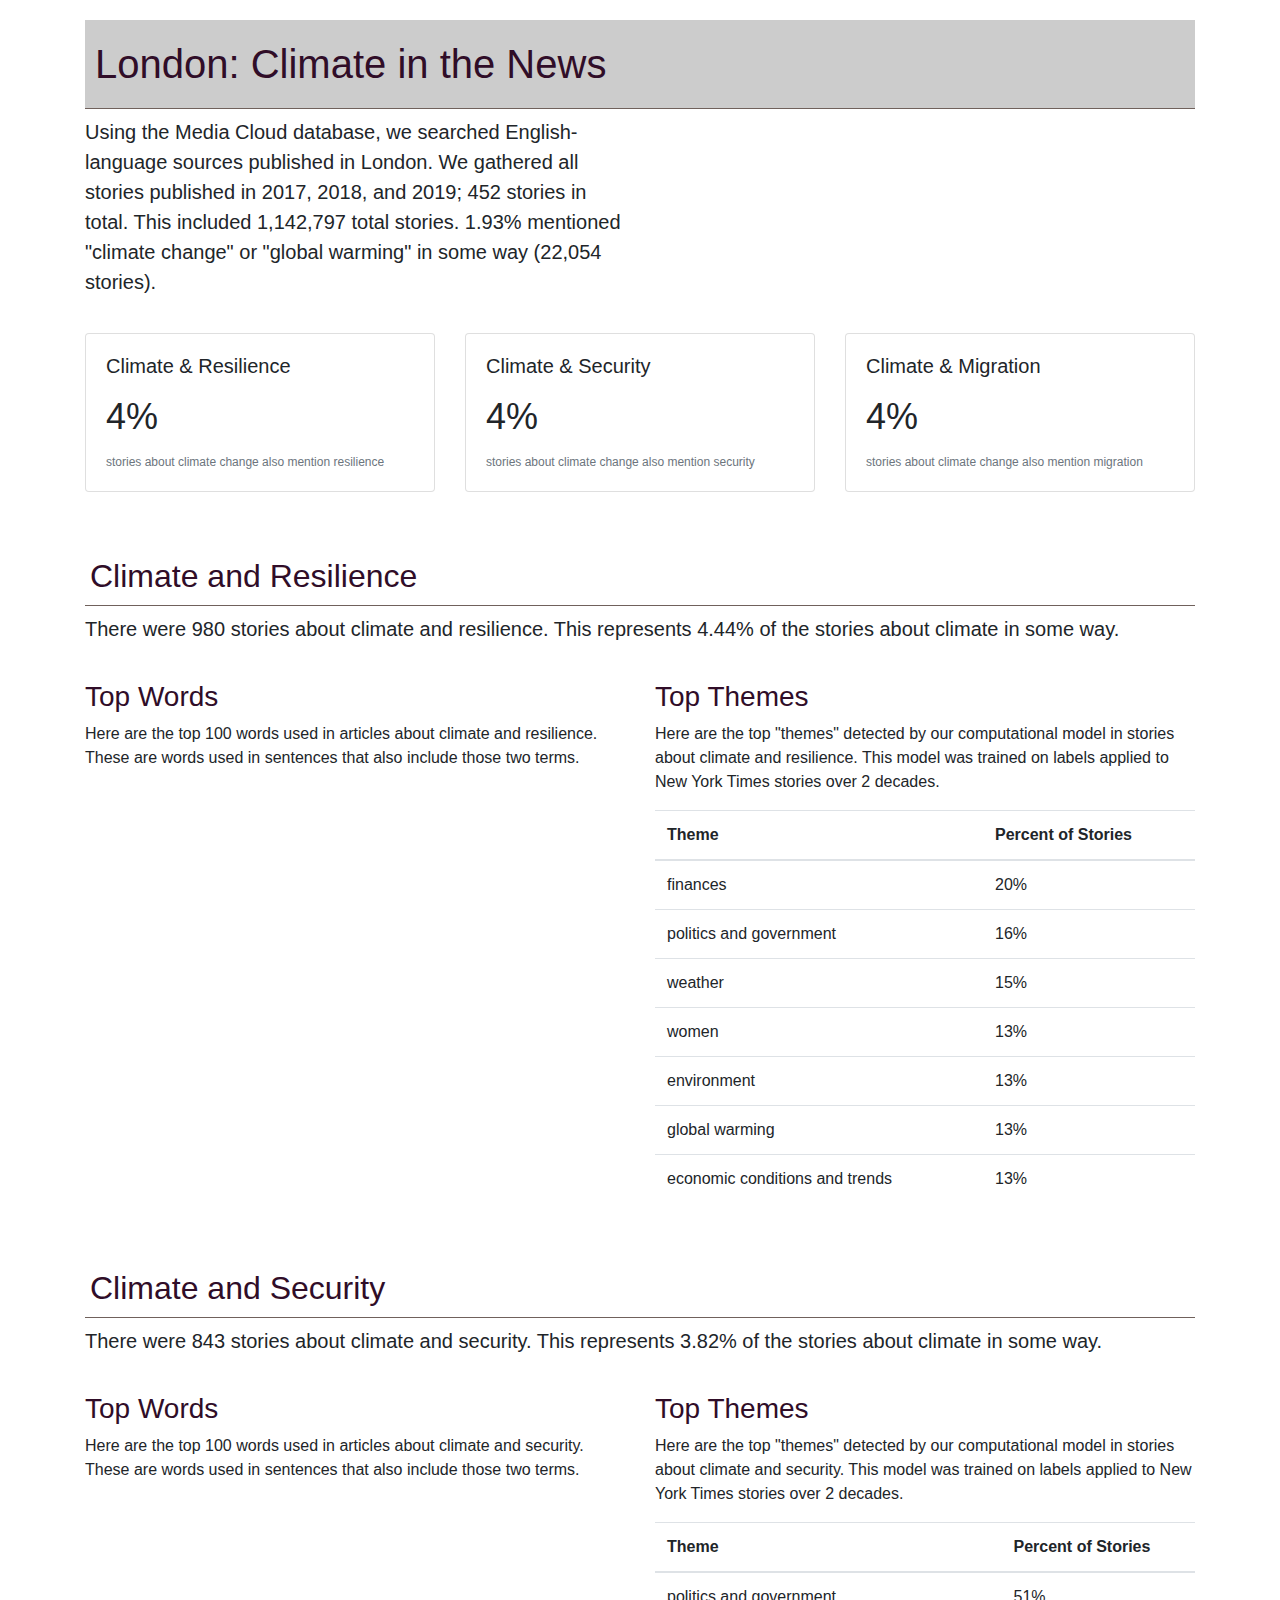
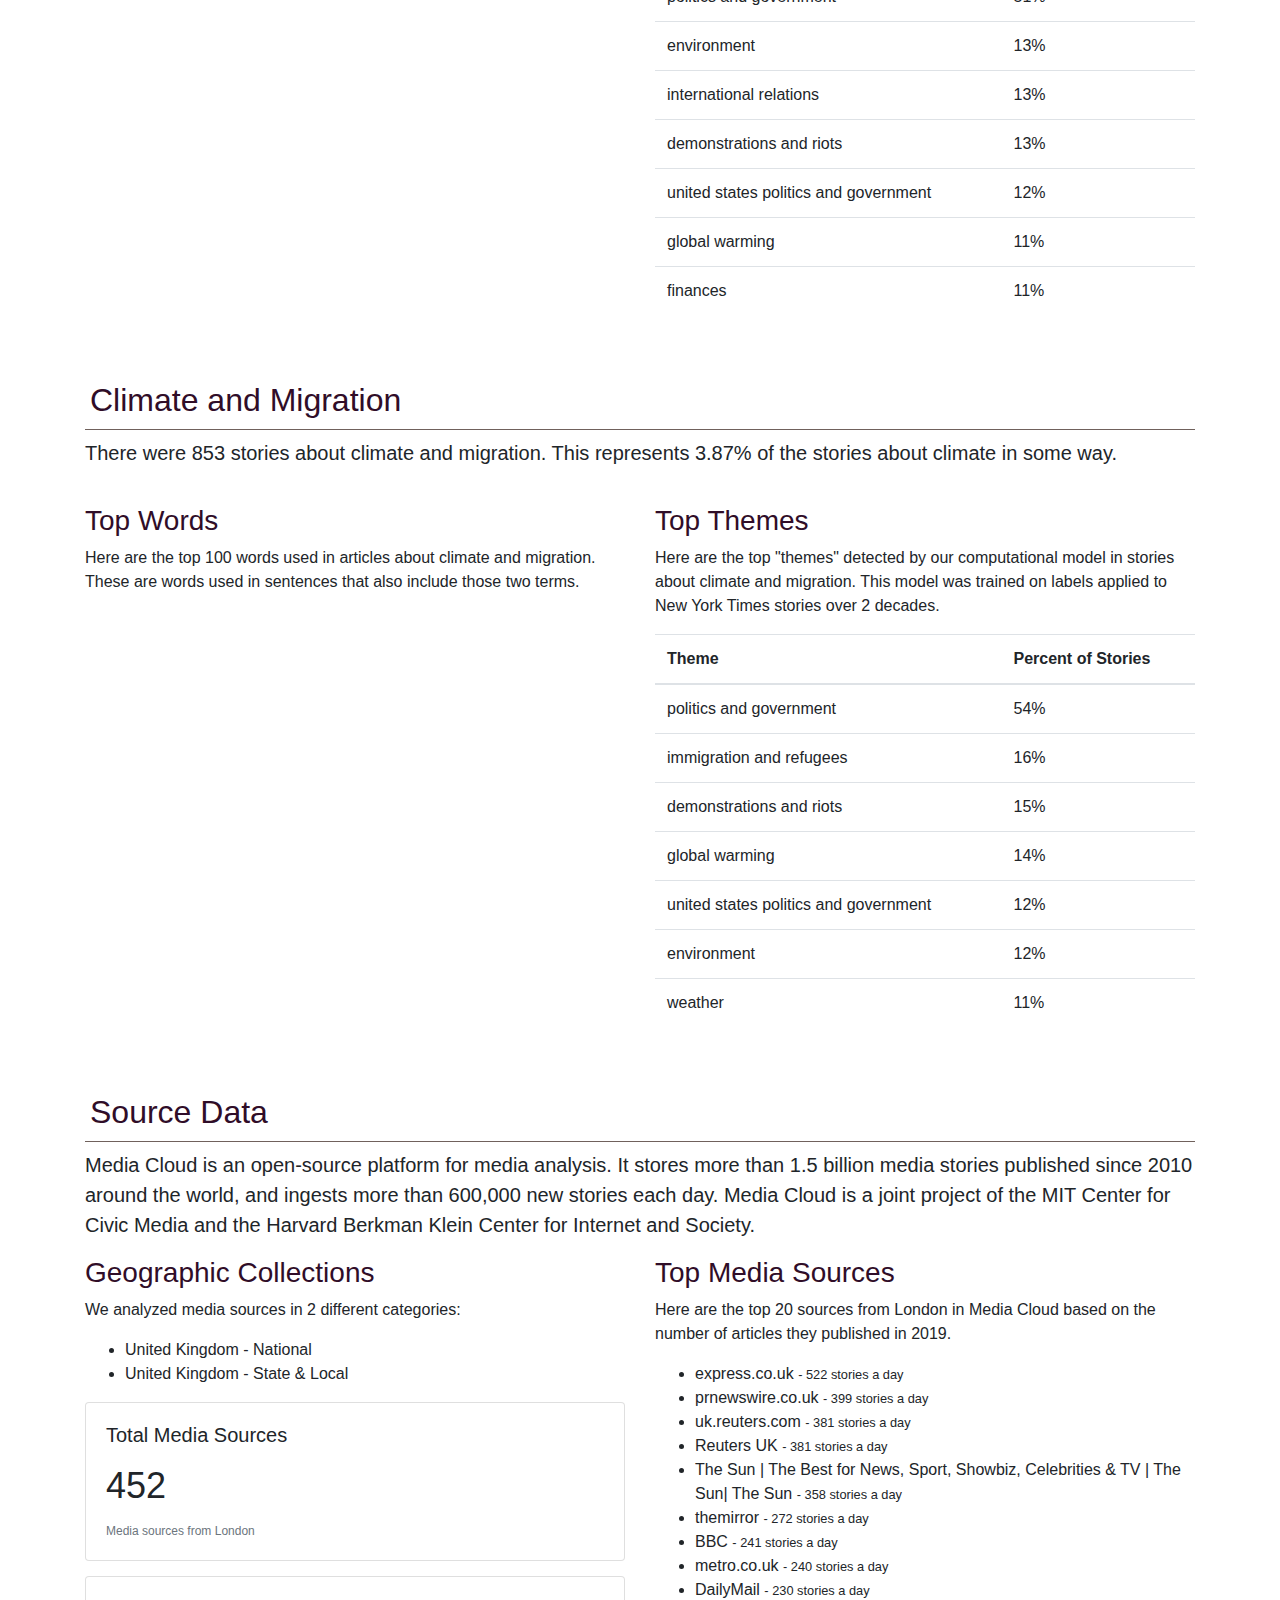
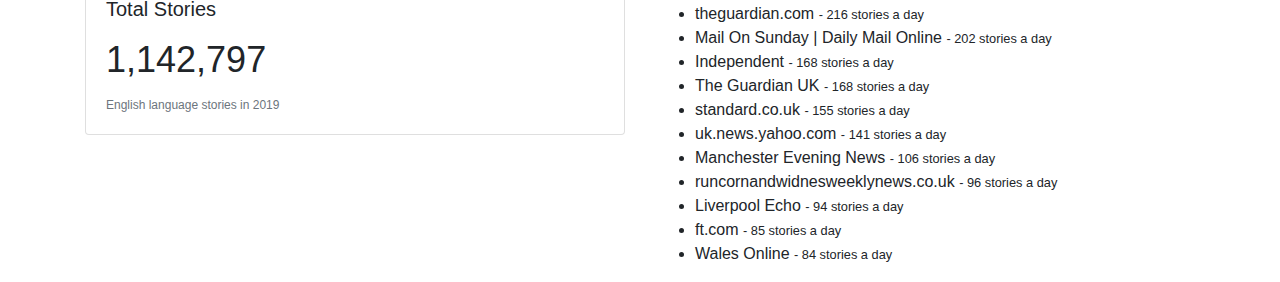
<file: reports/batik-report-london.html>
<!DOCTYPE html>
<html lang="en">
  <head>
    <meta charset="utf-8" />
    <meta name="viewport" content="width=device-width, initial-scale=1" />
    <link rel="stylesheet" href="https://stackpath.bootstrapcdn.com/bootstrap/4.4.1/css/bootstrap.min.css" integrity="sha384-Vkoo8x4CGsO3+Hhxv8T/Q5PaXtkKtu6ug5TOeNV6gBiFeWPGFN9MuhOf23Q9Ifjh" crossorigin="anonymous" />
    <link rel="stylesheet" href="report.css" />
    <script src="https://ajax.googleapis.com/ajax/libs/jquery/3.4.1/jquery.min.js"></script>
    <script src="https://code.highcharts.com/highcharts.js"></script>
    <script src="https://code.highcharts.com/modules/wordcloud.js"></script>
    <script src="report.js"></script>
    <title>London: Climate in the News</title>
  </head>
  <body>
    <div class="container">
      <header>
        <div class="row">
          <div class="col">
            <h1>London: Climate in the News</h1>
          </div>
        </div>
      </header>
      <div class="row">
        <div class="col">
          <p class="lead">Using the Media Cloud database, we searched English-language sources published in London. We gathered all stories published in 2017, 2018, and 2019; 452 stories in total.  This included 1,142,797 total stories. 1.93% mentioned "climate change" or "global warming" in some way (22,054 stories).</p>
        </div>
        <div class="col">
          <div id="london-climate-stories-chart" class="piechart"></div>
          <script>$(function() {piechart("Climate Stories", "london-climate-stories-chart", [{"name": "Climate Change Stories", "y": 22054, "color": "#300D28"}, {"name": "Other Stories", "y": 1120743, "color": "#cccccc"}], 300)})</script>
        </div>
      </div>
      <div class="row">
        <div class="col">
          <div id="london-climate-attention-chart" class="linechart">
            <script>$(function() {linechart("Stories", "london-climate-attention-chart", [[1482728400000.0, 9], [1483333200000.0, 54], [1483938000000.0, 69], [1484542800000.0, 173], [1485147600000.0, 110], [1485752400000.0, 98], [1486357200000.0, 59], [1486962000000.0, 47], [1487566800000.0, 62], [1488171600000.0, 60], [1488776400000.0, 51], [1489377600000.0, 65], [1489982400000.0, 101], [1490587200000.0, 64], [1491192000000.0, 80], [1491796800000.0, 62], [1492401600000.0, 85], [1493006400000.0, 71], [1493611200000.0, 48], [1494216000000.0, 60], [1494820800000.0, 72], [1495425600000.0, 65], [1496030400000.0, 117], [1496635200000.0, 95], [1497240000000.0, 67], [1497844800000.0, 59], [1498449600000.0, 40], [1499054400000.0, 115], [1499659200000.0, 59], [1500264000000.0, 57], [1500868800000.0, 85], [1501473600000.0, 69], [1502078400000.0, 67], [1502683200000.0, 34], [1503288000000.0, 48], [1503892800000.0, 60], [1504497600000.0, 72], [1505102400000.0, 72], [1505707200000.0, 99], [1506312000000.0, 81], [1506916800000.0, 76], [1507521600000.0, 85], [1508126400000.0, 68], [1508731200000.0, 71], [1509336000000.0, 104], [1509944400000.0, 101], [1510549200000.0, 112], [1511154000000.0, 79], [1511758800000.0, 62], [1512363600000.0, 81], [1512968400000.0, 83], [1513573200000.0, 66], [1514178000000.0, 96], [1514782800000.0, 65], [1515387600000.0, 73], [1515992400000.0, 107], [1516597200000.0, 77], [1517202000000.0, 94], [1517806800000.0, 83], [1518411600000.0, 66], [1519016400000.0, 91], [1519621200000.0, 82], [1520226000000.0, 63], [1520827200000.0, 62], [1521432000000.0, 66], [1522036800000.0, 58], [1522641600000.0, 80], [1523246400000.0, 103], [1523851200000.0, 147], [1524456000000.0, 74], [1525060800000.0, 62], [1525665600000.0, 56], [1526270400000.0, 83], [1526875200000.0, 89], [1527480000000.0, 79], [1528084800000.0, 101], [1528689600000.0, 100], [1529294400000.0, 85], [1529899200000.0, 131], [1530504000000.0, 89], [1531108800000.0, 158], [1531713600000.0, 114], [1532318400000.0, 175], [1532923200000.0, 146], [1533528000000.0, 85], [1534132800000.0, 64], [1534737600000.0, 70], [1535342400000.0, 48], [1535947200000.0, 83], [1536552000000.0, 100], [1537156800000.0, 111], [1537761600000.0, 107], [1538366400000.0, 155], [1538971200000.0, 158], [1539576000000.0, 131], [1540180800000.0, 96], [1540785600000.0, 107], [1541394000000.0, 124], [1541998800000.0, 208], [1542603600000.0, 154], [1543208400000.0, 166], [1543813200000.0, 153], [1544418000000.0, 120], [1545022800000.0, 110], [1545627600000.0, 57], [1546232400000.0, 81], [1546837200000.0, 63], [1547442000000.0, 107], [1548046800000.0, 96], [1548651600000.0, 109], [1549256400000.0, 103], [1549861200000.0, 171], [1550466000000.0, 130], [1551070800000.0, 216], [1551675600000.0, 159], [1552276800000.0, 190], [1552881600000.0, 161], [1553486400000.0, 115], [1554091200000.0, 115], [1554696000000.0, 192], [1555300800000.0, 981], [1555905600000.0, 688], [1556510400000.0, 436], [1557115200000.0, 316], [1557720000000.0, 259], [1558324800000.0, 281], [1558929600000.0, 266], [1559534400000.0, 380], [1560139200000.0, 263], [1560744000000.0, 292], [1561348800000.0, 269], [1561953600000.0, 216], [1562558400000.0, 272], [1563163200000.0, 253], [1563768000000.0, 337], [1564372800000.0, 233], [1564977600000.0, 174], [1565582400000.0, 205], [1566187200000.0, 276], [1566792000000.0, 188], [1567396800000.0, 170], [1568001600000.0, 312], [1568606400000.0, 456], [1569211200000.0, 292], [1569816000000.0, 295], [1570420800000.0, 718], [1571025600000.0, 569], [1571630400000.0, 227], [1572235200000.0, 197], [1572843600000.0, 229], [1573448400000.0, 216], [1574053200000.0, 288], [1574658000000.0, 290]], 200)})</script>
          </div>
        </div>
      </div>
      <div class="row">
        <div class="col">
          <div class="card stat">
            <div class="card-body">
              <h5 class="card-title">Climate &amp; Resilience</h5>
              <p class="card-text stat">4%</p>
              <p class="card-subtitle text-muted">stories about climate change also mention resilience</p>
            </div>
          </div>
        </div>
        <div class="col">
          <div class="card stat">
            <div class="card-body">
              <h5 class="card-title">Climate &amp; Security</h5>
              <p class="card-text stat">4%</p>
              <p class="card-subtitle text-muted">stories about climate change also mention security</p>
            </div>
          </div>
        </div>
        <div class="col">
          <div class="card stat">
            <div class="card-body">
              <h5 class="card-title">Climate &amp; Migration</h5>
              <p class="card-text stat">4%</p>
              <p class="card-subtitle text-muted">stories about climate change also mention migration</p>
            </div>
          </div>
        </div>
      </div>
      <div class="row">
        <div class="col">
          <h2>Climate and Resilience</h2>
          <p class="lead">There were 980 stories about climate and resilience. This represents 4.44% of the stories about climate in some way.</p>
        </div>
      </div>
      <div class="row">
        <div class="col">
          <div id="london-resilience-attention-chart" class="linechart">
            <script>$(function() {linechart("Resilience Stories", "london-resilience-attention-chart", [[1483333200000.0, 1], [1483938000000.0, 4], [1484542800000.0, 8], [1485147600000.0, 2], [1485752400000.0, 3], [1486962000000.0, 2], [1488171600000.0, 2], [1488776400000.0, 4], [1489377600000.0, 4], [1490587200000.0, 3], [1491192000000.0, 9], [1491796800000.0, 12], [1492401600000.0, 8], [1493006400000.0, 6], [1493611200000.0, 4], [1494216000000.0, 10], [1494820800000.0, 11], [1495425600000.0, 5], [1496030400000.0, 9], [1496635200000.0, 1], [1497240000000.0, 1], [1497844800000.0, 2], [1498449600000.0, 1], [1499054400000.0, 3], [1499659200000.0, 2], [1500264000000.0, 12], [1500868800000.0, 10], [1501473600000.0, 6], [1502078400000.0, 4], [1502683200000.0, 4], [1503288000000.0, 5], [1503892800000.0, 8], [1504497600000.0, 11], [1505102400000.0, 4], [1505707200000.0, 11], [1506312000000.0, 11], [1506916800000.0, 7], [1507521600000.0, 11], [1508126400000.0, 6], [1508731200000.0, 17], [1509336000000.0, 14], [1509944400000.0, 13], [1510549200000.0, 16], [1511154000000.0, 10], [1511758800000.0, 3], [1512363600000.0, 4], [1512968400000.0, 6], [1513573200000.0, 4], [1514178000000.0, 6], [1514782800000.0, 5], [1515387600000.0, 8], [1515992400000.0, 9], [1516597200000.0, 10], [1517202000000.0, 14], [1517806800000.0, 8], [1518411600000.0, 9], [1519016400000.0, 9], [1519621200000.0, 7], [1520226000000.0, 7], [1520827200000.0, 3], [1521432000000.0, 4], [1522036800000.0, 4], [1522641600000.0, 5], [1523246400000.0, 14], [1523851200000.0, 11], [1524456000000.0, 6], [1525060800000.0, 8], [1525665600000.0, 7], [1526270400000.0, 14], [1526875200000.0, 12], [1527480000000.0, 15], [1528084800000.0, 11], [1528689600000.0, 7], [1529294400000.0, 11], [1529899200000.0, 9], [1530504000000.0, 4], [1531108800000.0, 8], [1531713600000.0, 17], [1532318400000.0, 16], [1532923200000.0, 28], [1533528000000.0, 14], [1534132800000.0, 11], [1534737600000.0, 9], [1535342400000.0, 2], [1535947200000.0, 9], [1536552000000.0, 6], [1537156800000.0, 4], [1537761600000.0, 11], [1538366400000.0, 7], [1538971200000.0, 12], [1539576000000.0, 6], [1540180800000.0, 4], [1540785600000.0, 6], [1541394000000.0, 9], [1541998800000.0, 13], [1542603600000.0, 4], [1543208400000.0, 8], [1543813200000.0, 6], [1544418000000.0, 3], [1545022800000.0, 5], [1545627600000.0, 1], [1546232400000.0, 1], [1546837200000.0, 6], [1547442000000.0, 1], [1548046800000.0, 2], [1548651600000.0, 4], [1549256400000.0, 1], [1549861200000.0, 8], [1550466000000.0, 2], [1551070800000.0, 1], [1551675600000.0, 2], [1552276800000.0, 1], [1552881600000.0, 4], [1553486400000.0, 2], [1554696000000.0, 2], [1555300800000.0, 3], [1555905600000.0, 2], [1556510400000.0, 7], [1557115200000.0, 8], [1557720000000.0, 1], [1558324800000.0, 7], [1558929600000.0, 7], [1559534400000.0, 11], [1560139200000.0, 3], [1560744000000.0, 9], [1561348800000.0, 4], [1561953600000.0, 4], [1562558400000.0, 11], [1563163200000.0, 7], [1563768000000.0, 5], [1564372800000.0, 7], [1564977600000.0, 7], [1565582400000.0, 4], [1566187200000.0, 5], [1566792000000.0, 1], [1568001600000.0, 1], [1568606400000.0, 4], [1569211200000.0, 8], [1569816000000.0, 2], [1570420800000.0, 4], [1571025600000.0, 3], [1571630400000.0, 6], [1572235200000.0, 12], [1572843600000.0, 11], [1573448400000.0, 7], [1574053200000.0, 3], [1574658000000.0, 8]], 200)})</script>
          </div>
        </div>
      </div>
      <div class="row">
        <div class="col">
          <h3>Top Words</h3>
          <p class="headline">Here are the top 100 words used in articles about climate and resilience. These are words used in sentences that also include those two terms.</p>
          <div id="london-resilience-top-words" class="wordcloud"></div>
          <script>$(function() {wordcloud("london-resilience-top-words", [{"name": "reuters", "weight": 314}, {"name": "thomson", "weight": 312}, {"name": "foundation", "weight": 234}, {"name": "trafficking", "weight": 95}, {"name": "humanitarian", "weight": 86}, {"name": "charitable", "weight": 84}, {"name": "global", "weight": 82}, {"name": "women's", "weight": 76}, {"name": "reporting", "weight": 76}, {"name": "editing", "weight": 71}, {"name": "britain", "weight": 51}, {"name": "adapt", "weight": 38}, {"name": "floods", "weight": 36}, {"name": "warming", "weight": 33}, {"name": "slavery", "weight": 32}, {"name": "risks", "weight": 30}, {"name": "impacts", "weight": 29}, {"name": "world's", "weight": 28}, {"name": "crisis", "weight": 28}, {"name": "uk", "weight": 27}, {"name": "paris", "weight": 27}, {"name": "economic", "weight": 27}, {"name": "british", "weight": 27}, {"name": "mayor", "weight": 26}, {"name": "united", "weight": 25}, {"name": "tackle", "weight": 24}, {"name": "emissions", "weight": 24}, {"name": "university", "weight": 23}, {"name": "sustainable", "weight": 23}, {"name": "nations", "weight": 23}, {"name": "scientists", "weight": 22}, {"name": "researchers", "weight": 22}, {"name": "disasters", "weight": 22}, {"name": "goldsmith", "weight": 20}, {"name": "belinda", "weight": 20}, {"name": "trump", "weight": 19}, {"name": "pollution", "weight": 19}, {"name": "campaign", "weight": 19}, {"name": "conflicts", "weight": 18}, {"name": "invest", "weight": 17}, {"name": "gender", "weight": 17}, {"name": "european", "weight": 17}, {"name": "environmental", "weight": 17}, {"name": "centre", "weight": 17}, {"name": "russell", "weight": 16}, {"name": "ros", "weight": 16}, {"name": "taylor", "weight": 15}, {"name": "agreement", "weight": 15}, {"name": "organisations", "weight": 14}, {"name": "lin", "weight": 14}, {"name": "institute", "weight": 14}, {"name": "homeless", "weight": 14}, {"name": "equality", "weight": 14}, {"name": "ensure", "weight": 14}, {"name": "climate-related", "weight": 14}, {"name": "threats", "weight": 13}, {"name": "london-based", "weight": 13}, {"name": "heatwaves", "weight": 13}, {"name": "europe", "weight": 13}, {"name": "droughts", "weight": 13}, {"name": "college", "weight": 13}, {"name": "migration", "weight": 12}, {"name": "lyndsay", "weight": 12}, {"name": "kieran", "weight": 12}, {"name": "guilbert", "weight": 12}, {"name": "griffiths", "weight": 12}, {"name": "economy", "weight": 12}, {"name": "catastrophic", "weight": 12}, {"name": "africa", "weight": 12}, {"name": "activists", "weight": 12}, {"name": "abuse", "weight": 12}, {"name": "vulnerable", "weight": 11}, {"name": "minister", "weight": 11}, {"name": "greenhouse", "weight": 11}, {"name": "aims", "weight": 11}, {"name": "umberto", "weight": 10}, {"name": "shocks", "weight": 10}, {"name": "sector", "weight": 10}, {"name": "launch", "weight": 10}, {"name": "investors", "weight": 10}, {"name": "innovation", "weight": 10}, {"name": "fuel", "weight": 10}, {"name": "education", "weight": 10}, {"name": "commitments", "weight": 10}, {"name": "bacchi", "weight": 10}, {"name": "victims", "weight": 9}, {"name": "targets", "weight": 9}, {"name": "sports", "weight": 9}, {"name": "renewable", "weight": 9}, {"name": "protests", "weight": 9}, {"name": "programme", "weight": 9}, {"name": "initiatives", "weight": 9}, {"name": "guardian", "weight": 9}, {"name": "covenant", "weight": 9}, {"name": "challenges", "weight": 9}, {"name": "worsening", "weight": 8}, {"name": "transgender", "weight": 8}, {"name": "predicted", "weight": 8}, {"name": "pre-industrial", "weight": 8}, {"name": "potentially", "weight": 8}], 300)})</script>
        </div>
        <div class="col">
          <h3>Top Themes</h3>
          <p class="headline">Here are the top "themes" detected by our computational model in stories about climate and resilience. This model was trained on labels applied to New York Times stories over 2 decades.<table class="table"><thead><tr><th>Theme</th><th>Percent of Stories</th></tr></thead><tbody><tr><td>finances</td><td>20%</td></tr><tr><td>politics and government</td><td>16%</td></tr><tr><td>weather</td><td>15%</td></tr><tr><td>women</td><td>13%</td></tr><tr><td>environment</td><td>13%</td></tr><tr><td>global warming</td><td>13%</td></tr><tr><td>economic conditions and trends</td><td>13%</td></tr></tbody></table></p>
        </div>
      </div>
      <div class="row">
        <div class="col">
          <h2>Climate and Security</h2>
          <p class="lead">There were 843 stories about climate and security. This represents 3.82% of the stories about climate in some way.</p>
        </div>
      </div>
      <div class="row">
        <div class="col">
          <div id="london-security-attention-chart" class="linechart">
            <script>$(function() {linechart("Security Stories", "london-security-attention-chart", [[1482728400000.0, 1], [1483333200000.0, 2], [1483938000000.0, 17], [1484542800000.0, 11], [1485147600000.0, 3], [1485752400000.0, 2], [1486357200000.0, 4], [1486962000000.0, 2], [1488171600000.0, 9], [1488776400000.0, 1], [1489377600000.0, 1], [1489982400000.0, 5], [1490587200000.0, 3], [1491192000000.0, 3], [1491796800000.0, 3], [1492401600000.0, 2], [1493006400000.0, 3], [1494216000000.0, 9], [1494820800000.0, 5], [1495425600000.0, 8], [1496030400000.0, 7], [1496635200000.0, 10], [1497240000000.0, 3], [1497844800000.0, 6], [1498449600000.0, 5], [1499054400000.0, 12], [1499659200000.0, 2], [1500264000000.0, 6], [1500868800000.0, 4], [1501473600000.0, 1], [1502078400000.0, 2], [1502683200000.0, 4], [1503288000000.0, 6], [1503892800000.0, 3], [1504497600000.0, 1], [1505102400000.0, 4], [1505707200000.0, 10], [1506312000000.0, 8], [1506916800000.0, 4], [1507521600000.0, 2], [1508126400000.0, 3], [1508731200000.0, 4], [1509336000000.0, 6], [1509944400000.0, 6], [1511154000000.0, 2], [1511758800000.0, 1], [1512363600000.0, 4], [1512968400000.0, 6], [1513573200000.0, 4], [1514782800000.0, 5], [1516597200000.0, 3], [1517202000000.0, 3], [1518411600000.0, 2], [1519016400000.0, 2], [1519621200000.0, 3], [1520226000000.0, 2], [1520827200000.0, 6], [1521432000000.0, 3], [1522036800000.0, 5], [1523851200000.0, 18], [1524456000000.0, 1], [1525060800000.0, 6], [1525665600000.0, 3], [1526270400000.0, 7], [1526875200000.0, 1], [1527480000000.0, 1], [1528084800000.0, 3], [1528689600000.0, 5], [1529294400000.0, 2], [1529899200000.0, 8], [1530504000000.0, 1], [1531108800000.0, 7], [1531713600000.0, 5], [1532318400000.0, 1], [1532923200000.0, 1], [1533528000000.0, 3], [1534132800000.0, 1], [1534737600000.0, 2], [1535342400000.0, 1], [1535947200000.0, 4], [1536552000000.0, 4], [1537156800000.0, 5], [1537761600000.0, 5], [1538366400000.0, 3], [1538971200000.0, 7], [1539576000000.0, 4], [1540180800000.0, 1], [1541394000000.0, 9], [1541998800000.0, 3], [1543208400000.0, 15], [1543813200000.0, 5], [1544418000000.0, 4], [1545022800000.0, 3], [1546232400000.0, 2], [1546837200000.0, 3], [1547442000000.0, 1], [1548046800000.0, 4], [1548651600000.0, 4], [1549861200000.0, 7], [1550466000000.0, 5], [1551070800000.0, 5], [1551675600000.0, 5], [1552881600000.0, 14], [1553486400000.0, 14], [1554091200000.0, 2], [1555300800000.0, 6], [1555905600000.0, 6], [1556510400000.0, 15], [1557115200000.0, 7], [1557720000000.0, 10], [1558324800000.0, 19], [1558929600000.0, 11], [1559534400000.0, 10], [1560139200000.0, 6], [1560744000000.0, 30], [1561348800000.0, 2], [1561953600000.0, 5], [1562558400000.0, 7], [1563163200000.0, 9], [1563768000000.0, 8], [1564372800000.0, 9], [1564977600000.0, 15], [1565582400000.0, 13], [1566187200000.0, 17], [1566792000000.0, 1], [1567396800000.0, 1], [1568001600000.0, 15], [1568606400000.0, 12], [1569211200000.0, 7], [1569816000000.0, 10], [1570420800000.0, 56], [1571025600000.0, 28], [1571630400000.0, 8], [1572235200000.0, 4], [1572843600000.0, 5], [1573448400000.0, 3], [1574053200000.0, 4], [1574658000000.0, 12]], 200)})</script>
          </div>
        </div>
      </div>
      <div class="row">
        <div class="col">
          <h3>Top Words</h3>
          <p class="headline">Here are the top 100 words used in articles about climate and security. These are words used in sentences that also include those two terms.</p>
          <div id="london-security-top-words" class="wordcloud"></div>
          <script>$(function() {wordcloud("london-security-top-words", [{"name": "protesters", "weight": 87}, {"name": "extinction", "weight": 63}, {"name": "rebellion", "weight": 62}, {"name": "trump", "weight": 54}, {"name": "global", "weight": 54}, {"name": "uk", "weight": 48}, {"name": "airport", "weight": 48}, {"name": "activists", "weight": 48}, {"name": "britain", "weight": 31}, {"name": "minister", "weight": 30}, {"name": "tackle", "weight": 28}, {"name": "economic", "weight": 28}, {"name": "paris", "weight": 27}, {"name": "campaign", "weight": 25}, {"name": "crisis", "weight": 24}, {"name": "university", "weight": 21}, {"name": "brexit", "weight": 20}, {"name": "environmental", "weight": 19}, {"name": "united", "weight": 18}, {"name": "terrorism", "weight": 18}, {"name": "reuters", "weight": 18}, {"name": "risks", "weight": 17}, {"name": "european", "weight": 17}, {"name": "challenges", "weight": 17}, {"name": "economy", "weight": 16}, {"name": "disruption", "weight": 16}, {"name": "agreement", "weight": 16}, {"name": "summit", "weight": 15}, {"name": "james", "weight": 15}, {"name": "impacts", "weight": 15}, {"name": "europe", "weight": 15}, {"name": "british", "weight": 15}, {"name": "world's", "weight": 14}, {"name": "threats", "weight": 14}, {"name": "nations", "weight": 14}, {"name": "donald", "weight": 14}, {"name": "demonstrations", "weight": 14}, {"name": "scientists", "weight": 13}, {"name": "pakistan", "weight": 13}, {"name": "intelligence", "weight": 13}, {"name": "fuel", "weight": 13}, {"name": "emissions", "weight": 13}, {"name": "prince", "weight": 12}, {"name": "pollution", "weight": 12}, {"name": "palace", "weight": 12}, {"name": "migration", "weight": 12}, {"name": "mayor", "weight": 12}, {"name": "fossil", "weight": 12}, {"name": "ensure", "weight": 12}, {"name": "centre", "weight": 12}, {"name": "scotland", "weight": 11}, {"name": "parliament", "weight": 11}, {"name": "khan", "weight": 11}, {"name": "johnson", "weight": 11}, {"name": "infrastructure", "weight": 11}, {"name": "defence", "weight": 11}, {"name": "commitments", "weight": 11}, {"name": "warming", "weight": 10}, {"name": "terrorist", "weight": 10}, {"name": "studies", "weight": 10}, {"name": "royal", "weight": 10}, {"name": "commonwealth", "weight": 10}, {"name": "college", "weight": 10}, {"name": "bbc", "weight": 10}, {"name": "westminster", "weight": 9}, {"name": "targets", "weight": 9}, {"name": "protecting", "weight": 9}, {"name": "nuclear", "weight": 9}, {"name": "government's", "weight": 9}, {"name": "ecological", "weight": 9}, {"name": "breakdown", "weight": 9}, {"name": "william", "weight": 8}, {"name": "talks", "weight": 8}, {"name": "queen", "weight": 8}, {"name": "poses", "weight": 8}, {"name": "muslim", "weight": 8}, {"name": "guard", "weight": 8}, {"name": "france", "weight": 8}, {"name": "flooding", "weight": 8}, {"name": "eu", "weight": 8}, {"name": "education", "weight": 8}, {"name": "china", "weight": 8}, {"name": "arctic", "weight": 8}, {"name": "adaptation", "weight": 8}, {"name": "warn", "weight": 7}, {"name": "thomson", "weight": 7}, {"name": "spokesman", "weight": 7}, {"name": "sadiq", "weight": 7}, {"name": "russia", "weight": 7}, {"name": "renewable", "weight": 7}, {"name": "professor", "weight": 7}, {"name": "oceania", "weight": 7}, {"name": "nato", "weight": 7}, {"name": "mp", "weight": 7}, {"name": "models", "weight": 7}, {"name": "maldives", "weight": 7}, {"name": "linked", "weight": 7}, {"name": "leader", "weight": 7}, {"name": "kate", "weight": 7}, {"name": "institute", "weight": 7}], 300)})</script>
        </div>
        <div class="col">
          <h3>Top Themes</h3>
          <p class="headline">Here are the top "themes" detected by our computational model in stories about climate and security. This model was trained on labels applied to New York Times stories over 2 decades.<table class="table"><thead><tr><th>Theme</th><th>Percent of Stories</th></tr></thead><tbody><tr><td>politics and government</td><td>51%</td></tr><tr><td>environment</td><td>13%</td></tr><tr><td>international relations</td><td>13%</td></tr><tr><td>demonstrations and riots</td><td>13%</td></tr><tr><td>united states politics and government</td><td>12%</td></tr><tr><td>global warming</td><td>11%</td></tr><tr><td>finances</td><td>11%</td></tr></tbody></table></p>
        </div>
      </div>
      <div class="row">
        <div class="col">
          <h2>Climate and Migration</h2>
          <p class="lead">There were 853 stories about climate and migration. This represents 3.87% of the stories about climate in some way.</p>
        </div>
      </div>
      <div class="row">
        <div class="col">
          <div id="london-migration-attention-chart" class="linechart">
            <script>$(function() {linechart("Migration Stories", "london-migration-attention-chart", [[1483333200000.0, 1], [1483938000000.0, 3], [1484542800000.0, 13], [1485147600000.0, 9], [1485752400000.0, 1], [1486357200000.0, 4], [1486962000000.0, 4], [1487566800000.0, 5], [1488171600000.0, 7], [1488776400000.0, 2], [1489377600000.0, 4], [1489982400000.0, 2], [1490587200000.0, 2], [1491192000000.0, 3], [1493006400000.0, 4], [1493611200000.0, 6], [1494216000000.0, 5], [1494820800000.0, 6], [1495425600000.0, 6], [1496030400000.0, 4], [1496635200000.0, 2], [1497240000000.0, 3], [1497844800000.0, 5], [1498449600000.0, 2], [1499054400000.0, 9], [1499659200000.0, 2], [1500264000000.0, 2], [1501473600000.0, 20], [1502078400000.0, 6], [1502683200000.0, 1], [1503288000000.0, 3], [1503892800000.0, 2], [1505102400000.0, 8], [1505707200000.0, 4], [1506312000000.0, 5], [1506916800000.0, 2], [1507521600000.0, 2], [1508126400000.0, 3], [1508731200000.0, 8], [1509336000000.0, 3], [1509944400000.0, 3], [1510549200000.0, 4], [1511154000000.0, 4], [1511758800000.0, 3], [1512363600000.0, 5], [1512968400000.0, 3], [1513573200000.0, 8], [1514178000000.0, 4], [1514782800000.0, 1], [1515387600000.0, 4], [1515992400000.0, 4], [1516597200000.0, 5], [1517202000000.0, 8], [1519016400000.0, 5], [1519621200000.0, 1], [1520226000000.0, 9], [1520827200000.0, 3], [1521432000000.0, 4], [1522036800000.0, 1], [1523246400000.0, 2], [1523851200000.0, 2], [1525060800000.0, 1], [1525665600000.0, 1], [1526270400000.0, 9], [1527480000000.0, 2], [1528084800000.0, 3], [1528689600000.0, 4], [1529294400000.0, 5], [1529899200000.0, 2], [1531108800000.0, 31], [1531713600000.0, 7], [1532318400000.0, 1], [1532923200000.0, 1], [1533528000000.0, 5], [1534132800000.0, 3], [1534737600000.0, 1], [1535342400000.0, 2], [1536552000000.0, 10], [1537156800000.0, 3], [1537761600000.0, 4], [1538366400000.0, 5], [1538971200000.0, 3], [1539576000000.0, 4], [1540180800000.0, 4], [1541394000000.0, 9], [1541998800000.0, 8], [1542603600000.0, 4], [1543208400000.0, 2], [1543813200000.0, 5], [1544418000000.0, 5], [1545022800000.0, 6], [1546232400000.0, 16], [1546837200000.0, 4], [1547442000000.0, 11], [1548046800000.0, 5], [1549256400000.0, 3], [1549861200000.0, 2], [1550466000000.0, 7], [1551070800000.0, 8], [1551675600000.0, 1], [1552276800000.0, 6], [1552881600000.0, 2], [1553486400000.0, 8], [1554091200000.0, 3], [1554696000000.0, 5], [1555300800000.0, 22], [1555905600000.0, 15], [1556510400000.0, 8], [1557115200000.0, 14], [1557720000000.0, 12], [1558324800000.0, 8], [1558929600000.0, 11], [1559534400000.0, 21], [1560139200000.0, 10], [1560744000000.0, 5], [1561348800000.0, 17], [1561953600000.0, 3], [1562558400000.0, 16], [1563163200000.0, 12], [1563768000000.0, 8], [1564372800000.0, 9], [1564977600000.0, 5], [1565582400000.0, 2], [1566187200000.0, 5], [1566792000000.0, 6], [1567396800000.0, 10], [1568001600000.0, 10], [1568606400000.0, 13], [1569211200000.0, 9], [1569816000000.0, 12], [1570420800000.0, 15], [1571025600000.0, 24], [1571630400000.0, 1], [1572235200000.0, 10], [1572843600000.0, 13], [1573448400000.0, 3], [1574053200000.0, 20], [1574658000000.0, 15]], 200)})</script>
          </div>
        </div>
      </div>
      <div class="row">
        <div class="col">
          <h3>Top Words</h3>
          <p class="headline">Here are the top 100 words used in articles about climate and migration. These are words used in sentences that also include those two terms.</p>
          <div id="london-migration-top-words" class="wordcloud"></div>
          <script>$(function() {wordcloud("london-migration-top-words", [{"name": "immigration", "weight": 139}, {"name": "migrants", "weight": 97}, {"name": "trump", "weight": 80}, {"name": "uk", "weight": 79}, {"name": "global", "weight": 65}, {"name": "crisis", "weight": 46}, {"name": "protesters", "weight": 41}, {"name": "extinction", "weight": 32}, {"name": "economic", "weight": 31}, {"name": "rebellion", "weight": 29}, {"name": "eu", "weight": 28}, {"name": "britain", "weight": 28}, {"name": "brexit", "weight": 27}, {"name": "activists", "weight": 27}, {"name": "paris", "weight": 26}, {"name": "refugees", "weight": 24}, {"name": "european", "weight": 24}, {"name": "donald", "weight": 24}, {"name": "reuters", "weight": 22}, {"name": "europe", "weight": 22}, {"name": "british", "weight": 22}, {"name": "minister", "weight": 21}, {"name": "warming", "weight": 20}, {"name": "mayor", "weight": 20}, {"name": "emissions", "weight": 19}, {"name": "campaign", "weight": 19}, {"name": "summit", "weight": 18}, {"name": "university", "weight": 17}, {"name": "election", "weight": 17}, {"name": "parliament", "weight": 15}, {"name": "nations", "weight": 15}, {"name": "environmental", "weight": 15}, {"name": "tackle", "weight": 14}, {"name": "getty", "weight": 14}, {"name": "scientists", "weight": 13}, {"name": "economy", "weight": 13}, {"name": "threats", "weight": 12}, {"name": "johnson", "weight": 12}, {"name": "catastrophic", "weight": 12}, {"name": "ban", "weight": 12}, {"name": "agreement", "weight": 12}, {"name": "africa", "weight": 12}, {"name": "students", "weight": 11}, {"name": "researchers", "weight": 11}, {"name": "predict", "weight": 11}, {"name": "germany", "weight": 11}, {"name": "america", "weight": 11}, {"name": "xr", "weight": 10}, {"name": "united", "weight": 10}, {"name": "thomson", "weight": 10}, {"name": "polling", "weight": 10}, {"name": "oxford", "weight": 10}, {"name": "organisations", "weight": 10}, {"name": "italy", "weight": 10}, {"name": "fuel", "weight": 10}, {"name": "foundation", "weight": 10}, {"name": "demonstrations", "weight": 10}, {"name": "children", "weight": 10}, {"name": "berlin", "weight": 10}, {"name": "women's", "weight": 9}, {"name": "washington", "weight": 9}, {"name": "solidarity", "weight": 9}, {"name": "protestors", "weight": 9}, {"name": "photograph", "weight": 9}, {"name": "muslim", "weight": 9}, {"name": "inequality", "weight": 9}, {"name": "german", "weight": 9}, {"name": "england", "weight": 9}, {"name": "denial", "weight": 9}, {"name": "crime", "weight": 9}, {"name": "college", "weight": 9}, {"name": "centre", "weight": 9}, {"name": "blimp", "weight": 9}, {"name": "american", "weight": 9}, {"name": "visa", "weight": 8}, {"name": "theresa", "weight": 8}, {"name": "macron", "weight": 8}, {"name": "khan", "weight": 8}, {"name": "institute", "weight": 8}, {"name": "impacts", "weight": 8}, {"name": "illegal", "weight": 8}, {"name": "gallery", "weight": 8}, {"name": "funding", "weight": 8}, {"name": "fossil", "weight": 8}, {"name": "flows", "weight": 8}, {"name": "flooding", "weight": 8}, {"name": "breakdown", "weight": 8}, {"name": "welcomed", "weight": 7}, {"name": "terrorism", "weight": 7}, {"name": "supporters", "weight": 7}, {"name": "studied", "weight": 7}, {"name": "risks", "weight": 7}, {"name": "policing", "weight": 7}, {"name": "museum", "weight": 7}, {"name": "mps", "weight": 7}, {"name": "leader", "weight": 7}, {"name": "heatwaves", "weight": 7}, {"name": "guardian", "weight": 7}, {"name": "greta", "weight": 7}, {"name": "greenhouse", "weight": 7}], 300)})</script>
        </div>
        <div class="col">
          <h3>Top Themes</h3>
          <p class="headline">Here are the top "themes" detected by our computational model in stories about climate and migration. This model was trained on labels applied to New York Times stories over 2 decades.<table class="table"><thead><tr><th>Theme</th><th>Percent of Stories</th></tr></thead><tbody><tr><td>politics and government</td><td>54%</td></tr><tr><td>immigration and refugees</td><td>16%</td></tr><tr><td>demonstrations and riots</td><td>15%</td></tr><tr><td>global warming</td><td>14%</td></tr><tr><td>united states politics and government</td><td>12%</td></tr><tr><td>environment</td><td>12%</td></tr><tr><td>weather</td><td>11%</td></tr></tbody></table></p>
        </div>
      </div>
      <div class="row">
        <div class="col">
          <h2>Source Data</h2>
        </div>
      </div>
      <div class="row">
        <div class="col">
          <p class="lead">Media Cloud is an open-source platform for media analysis. It stores more than 1.5 billion media stories published since 2010 around the world, and ingests more than 600,000 new stories each day. Media Cloud is a joint project of the MIT Center for Civic Media and the Harvard Berkman Klein Center for Internet and Society.</p>
        </div>
      </div>
      <div class="row">
        <div class="col">
          <div class="row">
            <div class="col">
              <h3>Geographic Collections</h3>
              <p>We analyzed media sources in 2 different categories:</p>
              <ul>
                <li>United Kingdom - National</li>
                <li>United Kingdom - State &amp; Local</li>
              </ul>
            </div>
          </div>
          <div class="row">
            <div class="col">
              <div class="card stat">
                <div class="card-body">
                  <h5 class="card-title">Total Media Sources</h5>
                  <p class="card-text stat">452</p>
                  <p class="card-subtitle text-muted">Media sources from London</p>
                </div>
              </div>
            </div>
          </div>
          <div class="row">
            <div class="col">
              <div class="card stat">
                <div class="card-body">
                  <h5 class="card-title">Total Stories</h5>
                  <p class="card-text stat">1,142,797</p>
                  <p class="card-subtitle text-muted">English language stories in 2019</p>
                </div>
              </div>
            </div>
          </div>
        </div>
        <div class="col">
          <h3>Top Media Sources</h3>
          <p>Here are the top 20 sources from London in Media Cloud based on the number of articles they published in 2019.</p>
          <ul>
            <li>express.co.uk <small>- 522 stories a day</small></li>
            <li>prnewswire.co.uk <small>- 399 stories a day</small></li>
            <li>uk.reuters.com <small>- 381 stories a day</small></li>
            <li>Reuters UK <small>- 381 stories a day</small></li>
            <li>The Sun | The Best for News, Sport, Showbiz, Celebrities &amp; TV | The Sun| The Sun <small>- 358 stories a day</small></li>
            <li>themirror <small>- 272 stories a day</small></li>
            <li>BBC <small>- 241 stories a day</small></li>
            <li>metro.co.uk <small>- 240 stories a day</small></li>
            <li>DailyMail <small>- 230 stories a day</small></li>
            <li>theguardian.com <small>- 216 stories a day</small></li>
            <li>Mail On Sunday | Daily Mail Online <small>- 202 stories a day</small></li>
            <li>Independent <small>- 168 stories a day</small></li>
            <li>The Guardian UK <small>- 168 stories a day</small></li>
            <li>standard.co.uk <small>- 155 stories a day</small></li>
            <li>uk.news.yahoo.com <small>- 141 stories a day</small></li>
            <li>Manchester Evening News <small>- 106 stories a day</small></li>
            <li>runcornandwidnesweeklynews.co.uk <small>- 96 stories a day</small></li>
            <li>Liverpool Echo <small>- 94 stories a day</small></li>
            <li>ft.com <small>- 85 stories a day</small></li>
            <li>Wales Online <small>- 84 stories a day</small></li>
          </ul>
        </div>
      </div>
    </div>
  </body>
</html>
</file>
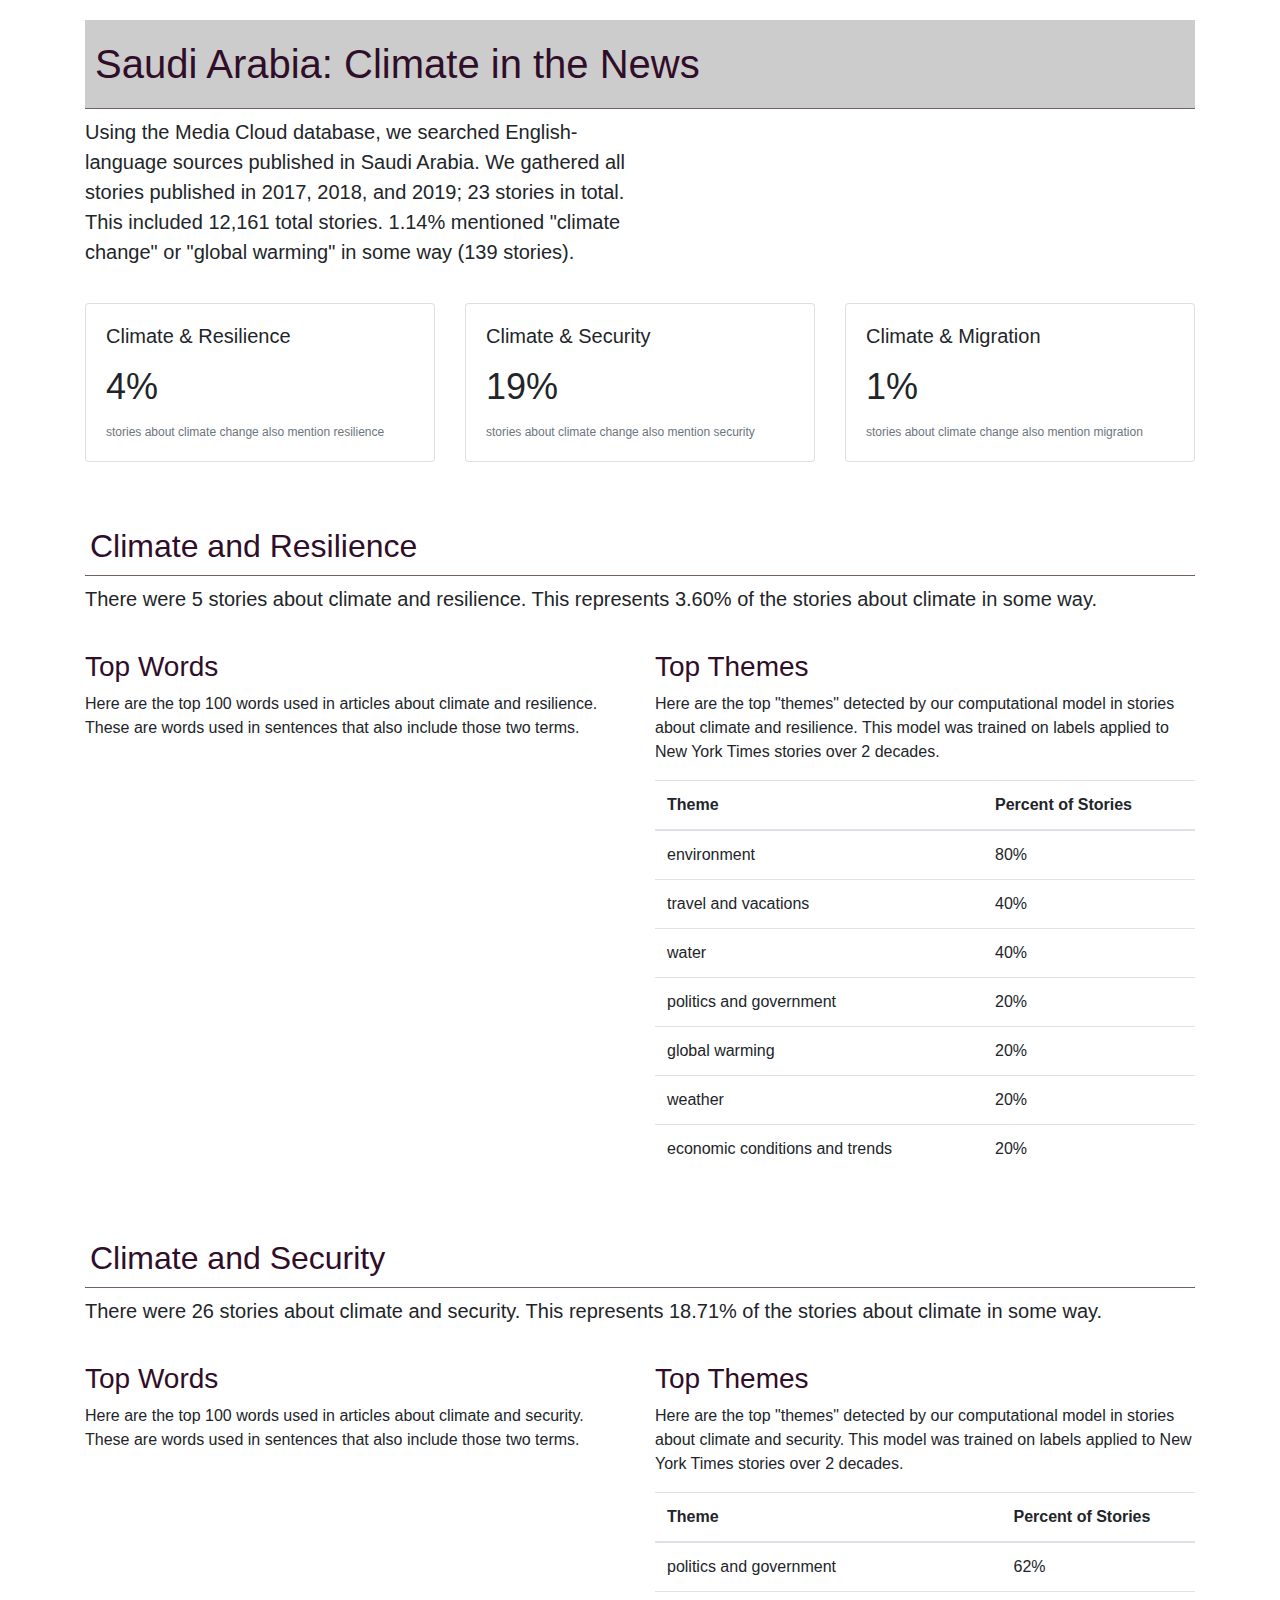
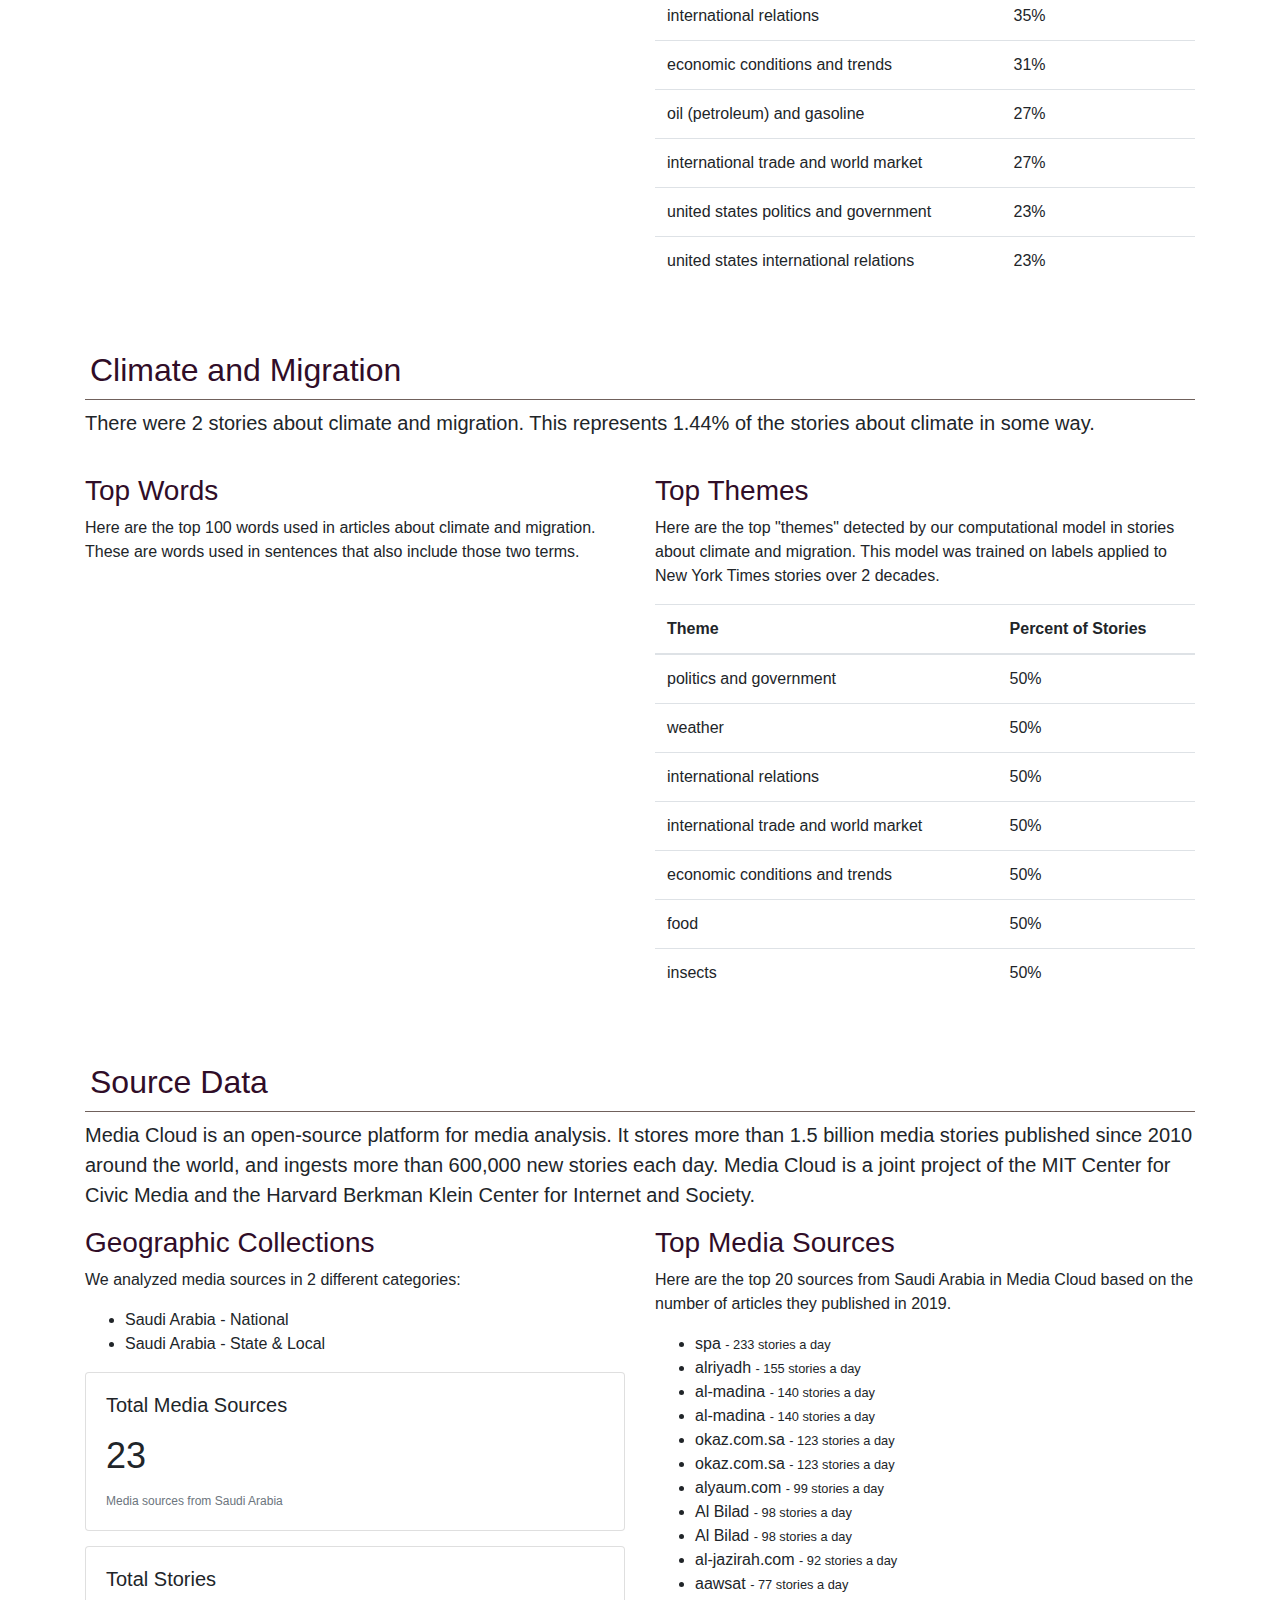
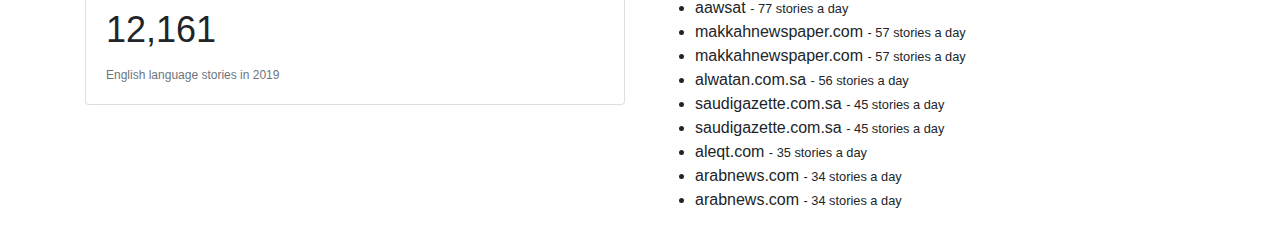
<file: reports/batik-report-saudi-arabia.html>
<!DOCTYPE html>
<html lang="en">
  <head>
    <meta charset="utf-8" />
    <meta name="viewport" content="width=device-width, initial-scale=1" />
    <link rel="stylesheet" href="https://stackpath.bootstrapcdn.com/bootstrap/4.4.1/css/bootstrap.min.css" integrity="sha384-Vkoo8x4CGsO3+Hhxv8T/Q5PaXtkKtu6ug5TOeNV6gBiFeWPGFN9MuhOf23Q9Ifjh" crossorigin="anonymous" />
    <link rel="stylesheet" href="report.css" />
    <script src="https://ajax.googleapis.com/ajax/libs/jquery/3.4.1/jquery.min.js"></script>
    <script src="https://code.highcharts.com/highcharts.js"></script>
    <script src="https://code.highcharts.com/modules/wordcloud.js"></script>
    <script src="report.js"></script>
    <title>Saudi Arabia: Climate in the News</title>
  </head>
  <body>
    <div class="container">
      <header>
        <div class="row">
          <div class="col">
            <h1>Saudi Arabia: Climate in the News</h1>
          </div>
        </div>
      </header>
      <div class="row">
        <div class="col">
          <p class="lead">Using the Media Cloud database, we searched English-language sources published in Saudi Arabia. We gathered all stories published in 2017, 2018, and 2019; 23 stories in total.  This included 12,161 total stories. 1.14% mentioned "climate change" or "global warming" in some way (139 stories).</p>
        </div>
        <div class="col">
          <div id="saudi-arabia-climate-stories-chart" class="piechart"></div>
          <script>$(function() {piechart("Climate Stories", "saudi-arabia-climate-stories-chart", [{"name": "Climate Change Stories", "y": 139, "color": "#300D28"}, {"name": "Other Stories", "y": 12022, "color": "#cccccc"}], 300)})</script>
        </div>
      </div>
      <div class="row">
        <div class="col">
          <div id="saudi-arabia-climate-attention-chart" class="linechart">
            <script>$(function() {linechart("Stories", "saudi-arabia-climate-attention-chart", [[1486962000000.0, 2], [1493611200000.0, 1], [1495425600000.0, 1], [1496030400000.0, 1], [1499054400000.0, 3], [1499659200000.0, 1], [1503892800000.0, 1], [1505707200000.0, 1], [1508731200000.0, 1], [1509336000000.0, 1], [1510549200000.0, 1], [1511758800000.0, 2], [1512968400000.0, 2], [1517202000000.0, 1], [1517806800000.0, 2], [1518411600000.0, 1], [1520226000000.0, 1], [1521432000000.0, 2], [1522036800000.0, 1], [1523246400000.0, 1], [1525060800000.0, 2], [1526270400000.0, 5], [1528084800000.0, 1], [1529899200000.0, 1], [1531713600000.0, 1], [1532318400000.0, 1], [1532923200000.0, 2], [1535947200000.0, 1], [1536552000000.0, 1], [1537156800000.0, 1], [1537761600000.0, 3], [1538366400000.0, 2], [1538971200000.0, 1], [1539576000000.0, 2], [1540180800000.0, 1], [1540785600000.0, 1], [1541394000000.0, 3], [1542603600000.0, 2], [1543208400000.0, 3], [1543813200000.0, 1], [1544418000000.0, 2], [1545627600000.0, 1], [1546837200000.0, 2], [1547442000000.0, 5], [1548046800000.0, 5], [1548651600000.0, 1], [1549256400000.0, 2], [1550466000000.0, 2], [1551070800000.0, 2], [1552276800000.0, 1], [1552881600000.0, 1], [1553486400000.0, 4], [1554091200000.0, 3], [1554696000000.0, 2], [1555905600000.0, 1], [1558324800000.0, 1], [1558929600000.0, 1], [1559534400000.0, 2], [1560744000000.0, 1], [1561348800000.0, 5], [1561953600000.0, 1], [1562558400000.0, 2], [1563163200000.0, 1], [1563768000000.0, 5], [1564372800000.0, 2], [1564977600000.0, 1], [1565582400000.0, 1], [1566187200000.0, 1], [1566792000000.0, 1], [1567396800000.0, 2], [1568001600000.0, 4], [1569211200000.0, 4], [1569816000000.0, 3], [1570420800000.0, 1], [1571025600000.0, 3], [1571630400000.0, 1], [1572235200000.0, 2], [1572843600000.0, 2], [1573448400000.0, 2], [1574053200000.0, 2], [1574658000000.0, 1]], 200)})</script>
          </div>
        </div>
      </div>
      <div class="row">
        <div class="col">
          <div class="card stat">
            <div class="card-body">
              <h5 class="card-title">Climate &amp; Resilience</h5>
              <p class="card-text stat">4%</p>
              <p class="card-subtitle text-muted">stories about climate change also mention resilience</p>
            </div>
          </div>
        </div>
        <div class="col">
          <div class="card stat">
            <div class="card-body">
              <h5 class="card-title">Climate &amp; Security</h5>
              <p class="card-text stat">19%</p>
              <p class="card-subtitle text-muted">stories about climate change also mention security</p>
            </div>
          </div>
        </div>
        <div class="col">
          <div class="card stat">
            <div class="card-body">
              <h5 class="card-title">Climate &amp; Migration</h5>
              <p class="card-text stat">1%</p>
              <p class="card-subtitle text-muted">stories about climate change also mention migration</p>
            </div>
          </div>
        </div>
      </div>
      <div class="row">
        <div class="col">
          <h2>Climate and Resilience</h2>
          <p class="lead">There were 5 stories about climate and resilience. This represents 3.60% of the stories about climate in some way.</p>
        </div>
      </div>
      <div class="row">
        <div class="col">
          <div id="saudi-arabia-resilience-attention-chart" class="linechart">
            <script>$(function() {linechart("Resilience Stories", "saudi-arabia-resilience-attention-chart", [[1539576000000.0, 1], [1547442000000.0, 1], [1565582400000.0, 1], [1568001600000.0, 2]], 200)})</script>
          </div>
        </div>
      </div>
      <div class="row">
        <div class="col">
          <h3>Top Words</h3>
          <p class="headline">Here are the top 100 words used in articles about climate and resilience. These are words used in sentences that also include those two terms.</p>
          <div id="saudi-arabia-resilience-top-words" class="wordcloud"></div>
          <script>$(function() {wordcloud("saudi-arabia-resilience-top-words", [{"name": "coral", "weight": 11}, {"name": "reefs", "weight": 10}, {"name": "unesco", "weight": 7}, {"name": "sites", "weight": 7}, {"name": "ministry", "weight": 7}, {"name": "marine", "weight": 7}, {"name": "global", "weight": 7}, {"name": "delegation", "weight": 6}, {"name": "sustainable", "weight": 5}, {"name": "renewable", "weight": 5}, {"name": "mena", "weight": 5}, {"name": "kingdom's", "weight": 5}, {"name": "participated", "weight": 4}, {"name": "glacier", "weight": 4}, {"name": "elgendy", "weight": 4}, {"name": "ecosystem", "weight": 4}, {"name": "bin", "weight": 4}, {"name": "asia", "weight": 4}, {"name": "alaska", "weight": 4}, {"name": "abdullah", "weight": 4}, {"name": "united", "weight": 3}, {"name": "uae", "weight": 3}, {"name": "scenario", "weight": 3}, {"name": "minister", "weight": 3}, {"name": "impacts", "weight": 3}, {"name": "environmental", "weight": 3}, {"name": "ensure", "weight": 3}, {"name": "coordinator", "weight": 3}, {"name": "convention", "weight": 3}, {"name": "commitments", "weight": 3}, {"name": "agriculture", "weight": 3}, {"name": "agreement", "weight": 3}, {"name": "worsens", "weight": 2}, {"name": "university", "weight": 2}, {"name": "solutions", "weight": 2}, {"name": "sewage-treatment", "weight": 2}, {"name": "sector", "weight": 2}, {"name": "scarcity", "weight": 2}, {"name": "prince", "weight": 2}, {"name": "preserving", "weight": 2}, {"name": "prepares", "weight": 2}, {"name": "peninsula", "weight": 2}, {"name": "park", "weight": 2}, {"name": "paris", "weight": 2}, {"name": "neom", "weight": 2}, {"name": "nations", "weight": 2}, {"name": "mit", "weight": 2}, {"name": "maritime", "weight": 2}, {"name": "implemented", "weight": 2}, {"name": "humidity", "weight": 2}, {"name": "highlighting", "weight": 2}, {"name": "gulf", "weight": 2}, {"name": "gcc", "weight": 2}, {"name": "emissions", "weight": 2}, {"name": "dubai", "weight": 2}, {"name": "desertification", "weight": 2}, {"name": "desalination", "weight": 2}, {"name": "conserve", "weight": 2}, {"name": "climate-sensitive", "weight": 2}, {"name": "challenges", "weight": 2}, {"name": "belgacem", "weight": 2}, {"name": "badr", "weight": 2}, {"name": "arabian", "weight": 2}, {"name": "arab", "weight": 2}, {"name": "adapt", "weight": 2}, {"name": "1.5", "weight": 2}, {"name": "zwaid", "weight": 1}, {"name": "yanbu", "weight": 1}, {"name": "withstand", "weight": 1}, {"name": "wider", "weight": 1}, {"name": "welcomed", "weight": 1}, {"name": "warming", "weight": 1}, {"name": "vulnerable", "weight": 1}, {"name": "volunteer-based", "weight": 1}, {"name": "viability", "weight": 1}, {"name": "uranium", "weight": 1}, {"name": "unabated", "weight": 1}, {"name": "taif", "weight": 1}, {"name": "survivability", "weight": 1}, {"name": "sunshine", "weight": 1}, {"name": "summit", "weight": 1}, {"name": "studies", "weight": 1}, {"name": "strengthen", "weight": 1}, {"name": "stating", "weight": 1}, {"name": "socio-economic", "weight": 1}, {"name": "single-use", "weight": 1}, {"name": "simultaneously", "weight": 1}, {"name": "sidr", "weight": 1}, {"name": "shortage", "weight": 1}, {"name": "scientific", "weight": 1}, {"name": "scant", "weight": 1}, {"name": "samer", "weight": 1}, {"name": "salam", "weight": 1}, {"name": "rivers", "weight": 1}, {"name": "revegetation", "weight": 1}, {"name": "reserves", "weight": 1}, {"name": "referring", "weight": 1}, {"name": "ranking", "weight": 1}, {"name": "ranges", "weight": 1}, {"name": "rainfall", "weight": 1}], 300)})</script>
        </div>
        <div class="col">
          <h3>Top Themes</h3>
          <p class="headline">Here are the top "themes" detected by our computational model in stories about climate and resilience. This model was trained on labels applied to New York Times stories over 2 decades.<table class="table"><thead><tr><th>Theme</th><th>Percent of Stories</th></tr></thead><tbody><tr><td>environment</td><td>80%</td></tr><tr><td>travel and vacations</td><td>40%</td></tr><tr><td>water</td><td>40%</td></tr><tr><td>politics and government</td><td>20%</td></tr><tr><td>global warming</td><td>20%</td></tr><tr><td>weather</td><td>20%</td></tr><tr><td>economic conditions and trends</td><td>20%</td></tr></tbody></table></p>
        </div>
      </div>
      <div class="row">
        <div class="col">
          <h2>Climate and Security</h2>
          <p class="lead">There were 26 stories about climate and security. This represents 18.71% of the stories about climate in some way.</p>
        </div>
      </div>
      <div class="row">
        <div class="col">
          <div id="saudi-arabia-security-attention-chart" class="linechart">
            <script>$(function() {linechart("Security Stories", "saudi-arabia-security-attention-chart", [[1483938000000.0, 2], [1489377600000.0, 1], [1495425600000.0, 1], [1505707200000.0, 1], [1512363600000.0, 1], [1514178000000.0, 1], [1516597200000.0, 1], [1517202000000.0, 1], [1519016400000.0, 1], [1520226000000.0, 1], [1520827200000.0, 1], [1525060800000.0, 1], [1543208400000.0, 1], [1546837200000.0, 1], [1550466000000.0, 2], [1551070800000.0, 1], [1552881600000.0, 1], [1553486400000.0, 1], [1554696000000.0, 1], [1561348800000.0, 2], [1563768000000.0, 1], [1570420800000.0, 1], [1572843600000.0, 1], [1574658000000.0, 1]], 200)})</script>
          </div>
        </div>
      </div>
      <div class="row">
        <div class="col">
          <h3>Top Words</h3>
          <p class="headline">Here are the top 100 words used in articles about climate and security. These are words used in sentences that also include those two terms.</p>
          <div id="saudi-arabia-security-top-words" class="wordcloud"></div>
          <script>$(function() {wordcloud("saudi-arabia-security-top-words", [{"name": "minister", "weight": 23}, {"name": "cooperation", "weight": 22}, {"name": "stability", "weight": 20}, {"name": "yemeni", "weight": 18}, {"name": "riyadh", "weight": 18}, {"name": "global", "weight": 18}, {"name": "yemen", "weight": 16}, {"name": "sustainability", "weight": 16}, {"name": "economic", "weight": 16}, {"name": "agreement", "weight": 16}, {"name": "bin", "weight": 15}, {"name": "prince", "weight": 14}, {"name": "g20", "weight": 14}, {"name": "summit", "weight": 13}, {"name": "trump", "weight": 12}, {"name": "salman", "weight": 12}, {"name": "presidency", "weight": 11}, {"name": "uae", "weight": 10}, {"name": "priority", "weight": 10}, {"name": "lebanon", "weight": 10}, {"name": "iraq", "weight": 10}, {"name": "indian", "weight": 10}, {"name": "commitment", "weight": 10}, {"name": "aramco", "weight": 10}, {"name": "arab", "weight": 10}, {"name": "iran", "weight": 9}, {"name": "economy", "weight": 9}, {"name": "crude", "weight": 9}, {"name": "technologies", "weight": 8}, {"name": "russian-saudi", "weight": 8}, {"name": "maldives", "weight": 8}, {"name": "locust", "weight": 8}, {"name": "environmental", "weight": 8}, {"name": "dialogue", "weight": 8}, {"name": "delegation", "weight": 8}, {"name": "us-saudi", "weight": 7}, {"name": "terrorist", "weight": 7}, {"name": "sheikh", "weight": 7}, {"name": "mohammed", "weight": 7}, {"name": "manama", "weight": 7}, {"name": "kingdom's", "weight": 7}, {"name": "khalid", "weight": 7}, {"name": "investments", "weight": 7}, {"name": "aviation", "weight": 7}, {"name": "africa", "weight": 7}, {"name": "tackling", "weight": 6}, {"name": "swarms", "weight": 6}, {"name": "qatar", "weight": 6}, {"name": "novak", "weight": 6}, {"name": "nations", "weight": 6}, {"name": "innovation", "weight": 6}, {"name": "initiatives", "weight": 6}, {"name": "gulf", "weight": 6}, {"name": "emissions", "weight": 6}, {"name": "challenges", "weight": 6}, {"name": "aims", "weight": 6}, {"name": "agriculture", "weight": 6}, {"name": "welcomed", "weight": 5}, {"name": "united", "weight": 5}, {"name": "suppliers", "weight": 5}, {"name": "strengthening", "weight": 5}, {"name": "southern", "weight": 5}, {"name": "russian", "weight": 5}, {"name": "russia", "weight": 5}, {"name": "restoring", "weight": 5}, {"name": "renewable", "weight": 5}, {"name": "praised", "weight": 5}, {"name": "partners", "weight": 5}, {"name": "outbreaks", "weight": 5}, {"name": "houthi", "weight": 5}, {"name": "hailed", "weight": 5}, {"name": "ensured", "weight": 5}, {"name": "dhabi", "weight": 5}, {"name": "deputy", "weight": 5}, {"name": "bahrain", "weight": 5}, {"name": "abu", "weight": 5}, {"name": "5g", "weight": 5}, {"name": "unified", "weight": 4}, {"name": "transitional", "weight": 4}, {"name": "stc", "weight": 4}, {"name": "signing", "weight": 4}, {"name": "sectors", "weight": 4}, {"name": "sawaco", "weight": 4}, {"name": "reversed", "weight": 4}, {"name": "region's", "weight": 4}, {"name": "partnership", "weight": 4}, {"name": "obama's", "weight": 4}, {"name": "jordan", "weight": 4}, {"name": "israel", "weight": 4}, {"name": "intergovernmental", "weight": 4}, {"name": "infrastructure", "weight": 4}, {"name": "implement", "weight": 4}, {"name": "icao", "weight": 4}, {"name": "hariri", "weight": 4}, {"name": "gcc", "weight": 4}, {"name": "gargash", "weight": 4}, {"name": "fao", "weight": 4}, {"name": "education", "weight": 4}, {"name": "destabilizing", "weight": 4}, {"name": "consumption", "weight": 4}], 300)})</script>
        </div>
        <div class="col">
          <h3>Top Themes</h3>
          <p class="headline">Here are the top "themes" detected by our computational model in stories about climate and security. This model was trained on labels applied to New York Times stories over 2 decades.<table class="table"><thead><tr><th>Theme</th><th>Percent of Stories</th></tr></thead><tbody><tr><td>politics and government</td><td>62%</td></tr><tr><td>international relations</td><td>35%</td></tr><tr><td>economic conditions and trends</td><td>31%</td></tr><tr><td>oil (petroleum) and gasoline</td><td>27%</td></tr><tr><td>international trade and world market</td><td>27%</td></tr><tr><td>united states politics and government</td><td>23%</td></tr><tr><td>united states international relations</td><td>23%</td></tr></tbody></table></p>
        </div>
      </div>
      <div class="row">
        <div class="col">
          <h2>Climate and Migration</h2>
          <p class="lead">There were 2 stories about climate and migration. This represents 1.44% of the stories about climate in some way.</p>
        </div>
      </div>
      <div class="row">
        <div class="col">
          <div id="saudi-arabia-migration-attention-chart" class="linechart">
            <script>$(function() {linechart("Migration Stories", "saudi-arabia-migration-attention-chart", [[1543208400000.0, 1], [1551070800000.0, 1]], 200)})</script>
          </div>
        </div>
      </div>
      <div class="row">
        <div class="col">
          <h3>Top Words</h3>
          <p class="headline">Here are the top 100 words used in articles about climate and migration. These are words used in sentences that also include those two terms.</p>
          <div id="saudi-arabia-migration-top-words" class="wordcloud"></div>
          <script>$(function() {wordcloud("saudi-arabia-migration-top-words", [{"name": "locust", "weight": 8}, {"name": "swarms", "weight": 6}, {"name": "prince", "weight": 5}, {"name": "outbreaks", "weight": 5}, {"name": "china", "weight": 5}, {"name": "xi", "weight": 4}, {"name": "fao", "weight": 4}, {"name": "sudan", "weight": 3}, {"name": "muhammad", "weight": 3}, {"name": "supports", "weight": 2}, {"name": "southern", "weight": 2}, {"name": "reviewed", "weight": 2}, {"name": "praised", "weight": 2}, {"name": "northern", "weight": 2}, {"name": "g20", "weight": 2}, {"name": "eritrea", "weight": 2}, {"name": "egypt", "weight": 2}, {"name": "economic", "weight": 2}, {"name": "diversification", "weight": 2}, {"name": "crops", "weight": 2}, {"name": "cressman", "weight": 2}, {"name": "cooperation", "weight": 2}, {"name": "breeding", "weight": 2}, {"name": "yemen-oman", "weight": 1}, {"name": "xinhua", "weight": 1}, {"name": "wording", "weight": 1}, {"name": "warn", "weight": 1}, {"name": "unusually", "weight": 1}, {"name": "uae", "weight": 1}, {"name": "two-day", "weight": 1}, {"name": "troika", "weight": 1}, {"name": "triggered", "weight": 1}, {"name": "symptom", "weight": 1}, {"name": "swaths", "weight": 1}, {"name": "surge", "weight": 1}, {"name": "summit", "weight": 1}, {"name": "stringent", "weight": 1}, {"name": "stature", "weight": 1}, {"name": "stability", "weight": 1}, {"name": "southerly", "weight": 1}, {"name": "short-lived", "weight": 1}, {"name": "scenarios", "weight": 1}, {"name": "saudi-indonesian", "weight": 1}, {"name": "salman", "weight": 1}, {"name": "riyadh", "weight": 1}, {"name": "reproduction", "weight": 1}, {"name": "rainstorms", "weight": 1}, {"name": "rainfall", "weight": 1}, {"name": "quo", "weight": 1}, {"name": "prosperity", "weight": 1}, {"name": "presided", "weight": 1}, {"name": "premier", "weight": 1}, {"name": "plains", "weight": 1}, {"name": "pests", "weight": 1}, {"name": "peninsula", "weight": 1}, {"name": "partnership", "weight": 1}, {"name": "month's", "weight": 1}, {"name": "minister", "weight": 1}, {"name": "mid-january", "weight": 1}, {"name": "manpower", "weight": 1}, {"name": "keith", "weight": 1}, {"name": "kalla", "weight": 1}, {"name": "jusuf", "weight": 1}, {"name": "jordan", "weight": 1}, {"name": "jinping", "weight": 1}, {"name": "japan", "weight": 1}, {"name": "israel", "weight": 1}, {"name": "iran", "weight": 1}, {"name": "introducing", "weight": 1}, {"name": "indonesia", "weight": 1}, {"name": "harmonizing", "weight": 1}, {"name": "gulf", "weight": 1}, {"name": "gazette", "weight": 1}, {"name": "forecasting", "weight": 1}, {"name": "fearsome", "weight": 1}, {"name": "eastern", "weight": 1}, {"name": "detected", "weight": 1}, {"name": "deputy", "weight": 1}, {"name": "cyclones", "weight": 1}, {"name": "cornerstone", "weight": 1}, {"name": "coastal", "weight": 1}, {"name": "buenos", "weight": 1}, {"name": "bin", "weight": 1}, {"name": "belt", "weight": 1}, {"name": "backtracking", "weight": 1}, {"name": "argentina", "weight": 1}, {"name": "arabian", "weight": 1}, {"name": "arab", "weight": 1}, {"name": "aires", "weight": 1}, {"name": "agriculture", "weight": 1}], 300)})</script>
        </div>
        <div class="col">
          <h3>Top Themes</h3>
          <p class="headline">Here are the top "themes" detected by our computational model in stories about climate and migration. This model was trained on labels applied to New York Times stories over 2 decades.<table class="table"><thead><tr><th>Theme</th><th>Percent of Stories</th></tr></thead><tbody><tr><td>politics and government</td><td>50%</td></tr><tr><td>weather</td><td>50%</td></tr><tr><td>international relations</td><td>50%</td></tr><tr><td>international trade and world market</td><td>50%</td></tr><tr><td>economic conditions and trends</td><td>50%</td></tr><tr><td>food</td><td>50%</td></tr><tr><td>insects</td><td>50%</td></tr></tbody></table></p>
        </div>
      </div>
      <div class="row">
        <div class="col">
          <h2>Source Data</h2>
        </div>
      </div>
      <div class="row">
        <div class="col">
          <p class="lead">Media Cloud is an open-source platform for media analysis. It stores more than 1.5 billion media stories published since 2010 around the world, and ingests more than 600,000 new stories each day. Media Cloud is a joint project of the MIT Center for Civic Media and the Harvard Berkman Klein Center for Internet and Society.</p>
        </div>
      </div>
      <div class="row">
        <div class="col">
          <div class="row">
            <div class="col">
              <h3>Geographic Collections</h3>
              <p>We analyzed media sources in 2 different categories:</p>
              <ul>
                <li>Saudi Arabia - National</li>
                <li>Saudi Arabia - State &amp; Local</li>
              </ul>
            </div>
          </div>
          <div class="row">
            <div class="col">
              <div class="card stat">
                <div class="card-body">
                  <h5 class="card-title">Total Media Sources</h5>
                  <p class="card-text stat">23</p>
                  <p class="card-subtitle text-muted">Media sources from Saudi Arabia</p>
                </div>
              </div>
            </div>
          </div>
          <div class="row">
            <div class="col">
              <div class="card stat">
                <div class="card-body">
                  <h5 class="card-title">Total Stories</h5>
                  <p class="card-text stat">12,161</p>
                  <p class="card-subtitle text-muted">English language stories in 2019</p>
                </div>
              </div>
            </div>
          </div>
        </div>
        <div class="col">
          <h3>Top Media Sources</h3>
          <p>Here are the top 20 sources from Saudi Arabia in Media Cloud based on the number of articles they published in 2019.</p>
          <ul>
            <li>spa <small>- 233 stories a day</small></li>
            <li>alriyadh <small>- 155 stories a day</small></li>
            <li>al-madina <small>- 140 stories a day</small></li>
            <li>al-madina <small>- 140 stories a day</small></li>
            <li>okaz.com.sa <small>- 123 stories a day</small></li>
            <li>okaz.com.sa <small>- 123 stories a day</small></li>
            <li>alyaum.com <small>- 99 stories a day</small></li>
            <li>Al Bilad <small>- 98 stories a day</small></li>
            <li>Al Bilad <small>- 98 stories a day</small></li>
            <li>al-jazirah.com <small>- 92 stories a day</small></li>
            <li>aawsat <small>- 77 stories a day</small></li>
            <li>aawsat <small>- 77 stories a day</small></li>
            <li>makkahnewspaper.com <small>- 57 stories a day</small></li>
            <li>makkahnewspaper.com <small>- 57 stories a day</small></li>
            <li>alwatan.com.sa <small>- 56 stories a day</small></li>
            <li>saudigazette.com.sa <small>- 45 stories a day</small></li>
            <li>saudigazette.com.sa <small>- 45 stories a day</small></li>
            <li>aleqt.com <small>- 35 stories a day</small></li>
            <li>arabnews.com <small>- 34 stories a day</small></li>
            <li>arabnews.com <small>- 34 stories a day</small></li>
          </ul>
        </div>
      </div>
    </div>
  </body>
</html>
</file>
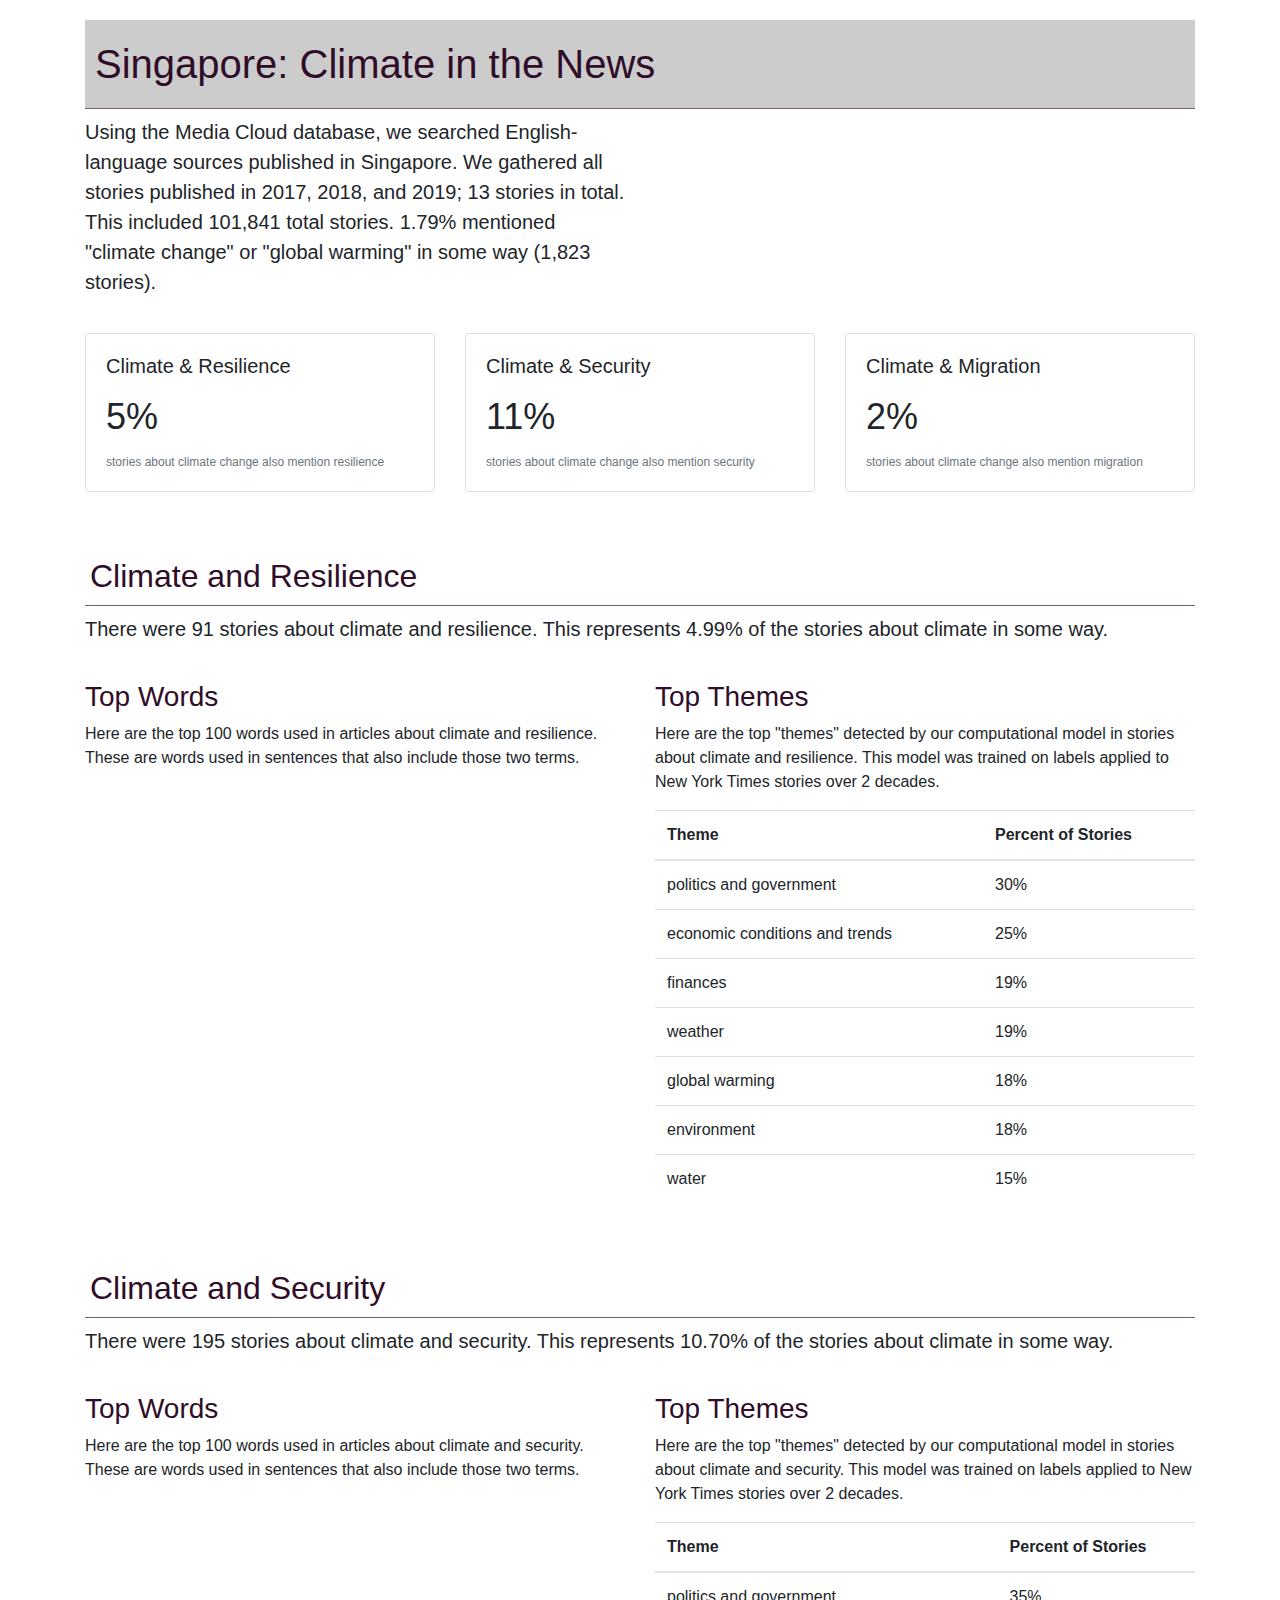
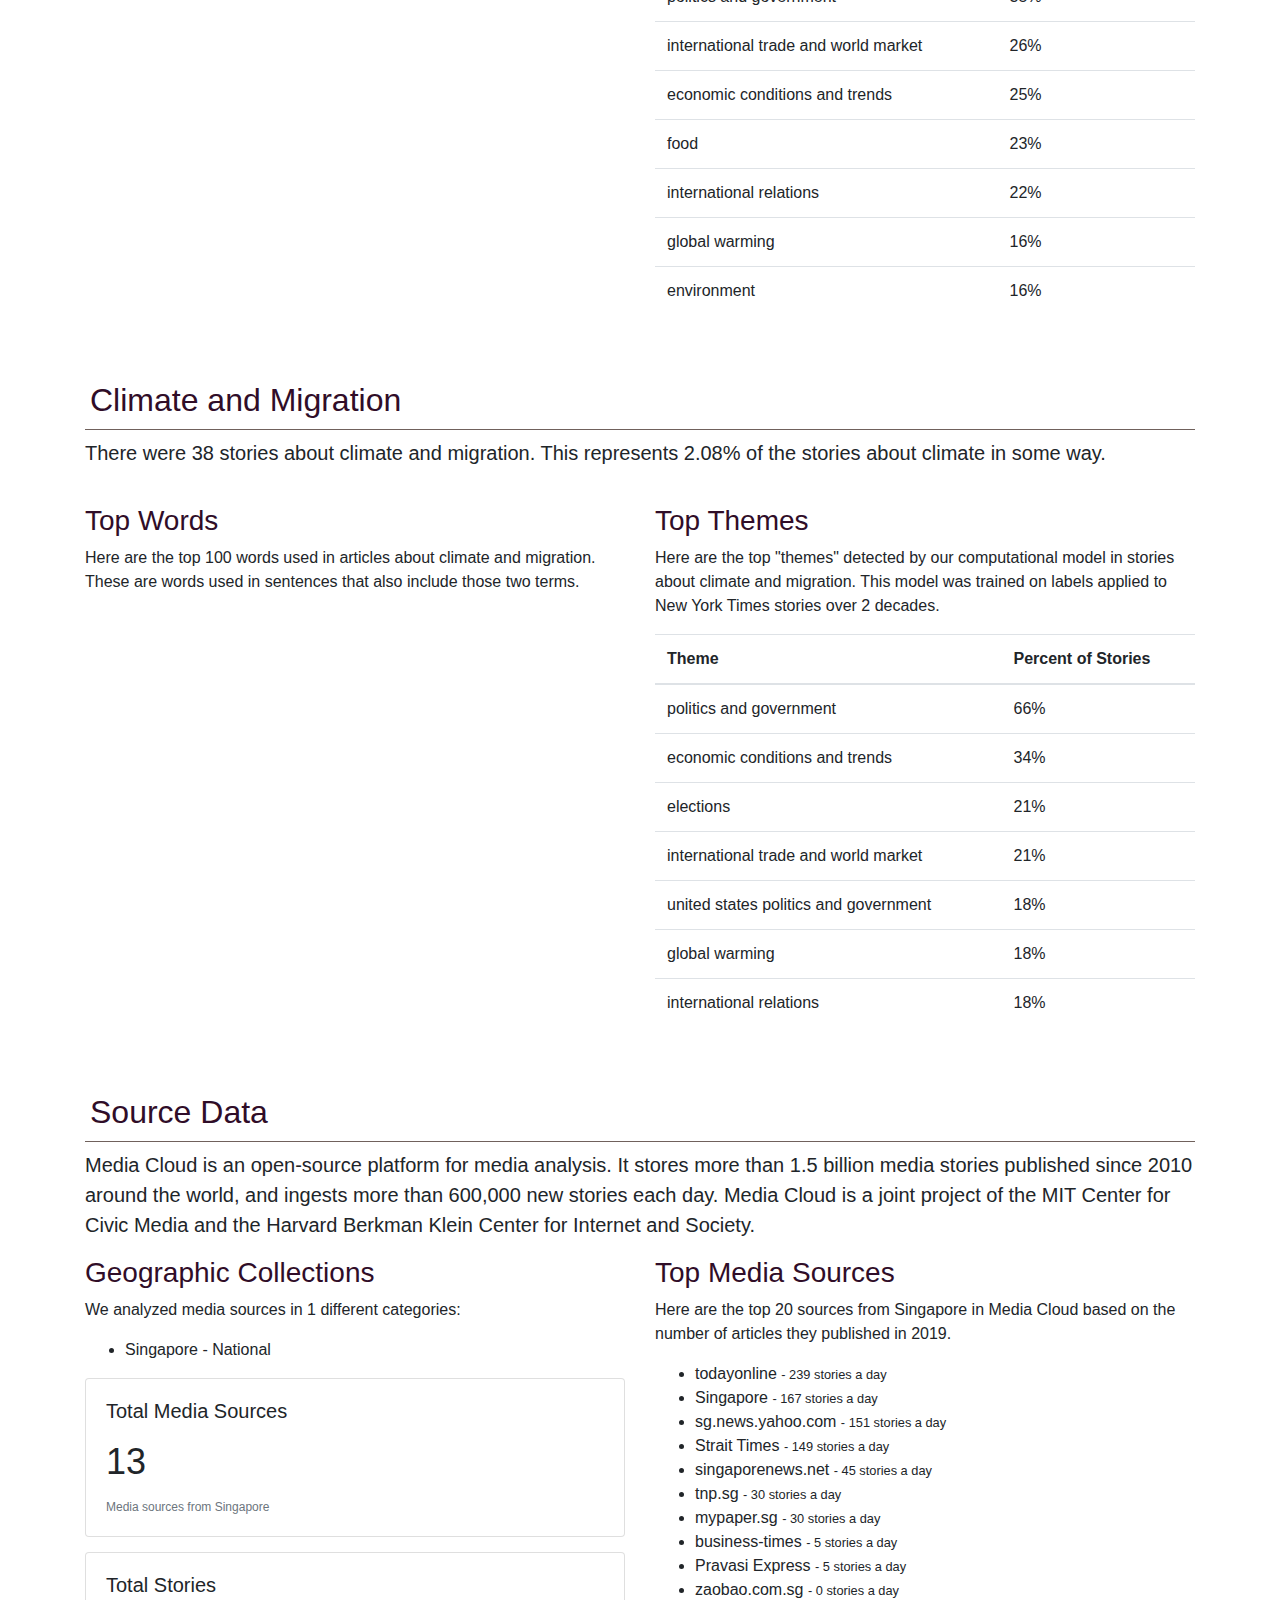
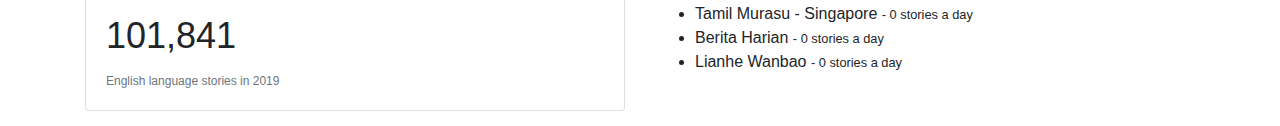
<file: reports/batik-report-singapore.html>
<!DOCTYPE html>
<html lang="en">
  <head>
    <meta charset="utf-8" />
    <meta name="viewport" content="width=device-width, initial-scale=1" />
    <link rel="stylesheet" href="https://stackpath.bootstrapcdn.com/bootstrap/4.4.1/css/bootstrap.min.css" integrity="sha384-Vkoo8x4CGsO3+Hhxv8T/Q5PaXtkKtu6ug5TOeNV6gBiFeWPGFN9MuhOf23Q9Ifjh" crossorigin="anonymous" />
    <link rel="stylesheet" href="report.css" />
    <script src="https://ajax.googleapis.com/ajax/libs/jquery/3.4.1/jquery.min.js"></script>
    <script src="https://code.highcharts.com/highcharts.js"></script>
    <script src="https://code.highcharts.com/modules/wordcloud.js"></script>
    <script src="report.js"></script>
    <title>Singapore: Climate in the News</title>
  </head>
  <body>
    <div class="container">
      <header>
        <div class="row">
          <div class="col">
            <h1>Singapore: Climate in the News</h1>
          </div>
        </div>
      </header>
      <div class="row">
        <div class="col">
          <p class="lead">Using the Media Cloud database, we searched English-language sources published in Singapore. We gathered all stories published in 2017, 2018, and 2019; 13 stories in total.  This included 101,841 total stories. 1.79% mentioned "climate change" or "global warming" in some way (1,823 stories).</p>
        </div>
        <div class="col">
          <div id="singapore-climate-stories-chart" class="piechart"></div>
          <script>$(function() {piechart("Climate Stories", "singapore-climate-stories-chart", [{"name": "Climate Change Stories", "y": 1823, "color": "#300D28"}, {"name": "Other Stories", "y": 100018, "color": "#cccccc"}], 300)})</script>
        </div>
      </div>
      <div class="row">
        <div class="col">
          <div id="singapore-climate-attention-chart" class="linechart">
            <script>$(function() {linechart("Stories", "singapore-climate-attention-chart", [[1483333200000.0, 1], [1483938000000.0, 2], [1484542800000.0, 2], [1485147600000.0, 5], [1485752400000.0, 1], [1486357200000.0, 1], [1486962000000.0, 5], [1487566800000.0, 11], [1488171600000.0, 7], [1488776400000.0, 4], [1489377600000.0, 3], [1489982400000.0, 11], [1490587200000.0, 8], [1491192000000.0, 6], [1492401600000.0, 2], [1493006400000.0, 1], [1493611200000.0, 3], [1494216000000.0, 1], [1494820800000.0, 3], [1495425600000.0, 3], [1496030400000.0, 10], [1496635200000.0, 8], [1497240000000.0, 3], [1497844800000.0, 5], [1498449600000.0, 4], [1499054400000.0, 11], [1499659200000.0, 8], [1500264000000.0, 5], [1500868800000.0, 4], [1501473600000.0, 2], [1502078400000.0, 1], [1502683200000.0, 2], [1503288000000.0, 3], [1503892800000.0, 3], [1504497600000.0, 3], [1505102400000.0, 1], [1505707200000.0, 3], [1506312000000.0, 3], [1506916800000.0, 1], [1507521600000.0, 2], [1508126400000.0, 3], [1508731200000.0, 5], [1509336000000.0, 7], [1509944400000.0, 3], [1510549200000.0, 4], [1511154000000.0, 4], [1511758800000.0, 3], [1512363600000.0, 3], [1512968400000.0, 7], [1513573200000.0, 1], [1514178000000.0, 10], [1514782800000.0, 2], [1515387600000.0, 4], [1515992400000.0, 4], [1516597200000.0, 7], [1517202000000.0, 4], [1517806800000.0, 1], [1518411600000.0, 4], [1519016400000.0, 11], [1519621200000.0, 5], [1520226000000.0, 7], [1520827200000.0, 3], [1521432000000.0, 6], [1522641600000.0, 1], [1523246400000.0, 6], [1523851200000.0, 12], [1524456000000.0, 6], [1525060800000.0, 2], [1525665600000.0, 5], [1526270400000.0, 7], [1526875200000.0, 3], [1527480000000.0, 7], [1528084800000.0, 19], [1528689600000.0, 6], [1529294400000.0, 2], [1529899200000.0, 7], [1530504000000.0, 11], [1531108800000.0, 18], [1531713600000.0, 9], [1532318400000.0, 10], [1532923200000.0, 8], [1533528000000.0, 2], [1534132800000.0, 6], [1534737600000.0, 5], [1535342400000.0, 8], [1535947200000.0, 8], [1536552000000.0, 6], [1537156800000.0, 10], [1537761600000.0, 10], [1538366400000.0, 5], [1538971200000.0, 15], [1539576000000.0, 25], [1540180800000.0, 9], [1540785600000.0, 16], [1541394000000.0, 10], [1541998800000.0, 11], [1542603600000.0, 8], [1543208400000.0, 17], [1543813200000.0, 10], [1544418000000.0, 28], [1545022800000.0, 6], [1545627600000.0, 8], [1546232400000.0, 3], [1546837200000.0, 11], [1547442000000.0, 28], [1548046800000.0, 24], [1548651600000.0, 6], [1549256400000.0, 9], [1549861200000.0, 13], [1550466000000.0, 31], [1551070800000.0, 32], [1551675600000.0, 27], [1552276800000.0, 17], [1552881600000.0, 16], [1553486400000.0, 16], [1554091200000.0, 4], [1554696000000.0, 19], [1555300800000.0, 18], [1555905600000.0, 17], [1556510400000.0, 24], [1557115200000.0, 13], [1557720000000.0, 10], [1558324800000.0, 5], [1558929600000.0, 25], [1559534400000.0, 32], [1560139200000.0, 12], [1560744000000.0, 16], [1561348800000.0, 19], [1561953600000.0, 15], [1562558400000.0, 15], [1563163200000.0, 19], [1563768000000.0, 24], [1564372800000.0, 14], [1564977600000.0, 37], [1565582400000.0, 36], [1566187200000.0, 48], [1566792000000.0, 37], [1567396800000.0, 48], [1568001600000.0, 70], [1568606400000.0, 46], [1569211200000.0, 68], [1569816000000.0, 43], [1570420800000.0, 28], [1571025600000.0, 35], [1571630400000.0, 34], [1572235200000.0, 41], [1572843600000.0, 24], [1573448400000.0, 33], [1574053200000.0, 25], [1574658000000.0, 12]], 200)})</script>
          </div>
        </div>
      </div>
      <div class="row">
        <div class="col">
          <div class="card stat">
            <div class="card-body">
              <h5 class="card-title">Climate &amp; Resilience</h5>
              <p class="card-text stat">5%</p>
              <p class="card-subtitle text-muted">stories about climate change also mention resilience</p>
            </div>
          </div>
        </div>
        <div class="col">
          <div class="card stat">
            <div class="card-body">
              <h5 class="card-title">Climate &amp; Security</h5>
              <p class="card-text stat">11%</p>
              <p class="card-subtitle text-muted">stories about climate change also mention security</p>
            </div>
          </div>
        </div>
        <div class="col">
          <div class="card stat">
            <div class="card-body">
              <h5 class="card-title">Climate &amp; Migration</h5>
              <p class="card-text stat">2%</p>
              <p class="card-subtitle text-muted">stories about climate change also mention migration</p>
            </div>
          </div>
        </div>
      </div>
      <div class="row">
        <div class="col">
          <h2>Climate and Resilience</h2>
          <p class="lead">There were 91 stories about climate and resilience. This represents 4.99% of the stories about climate in some way.</p>
        </div>
      </div>
      <div class="row">
        <div class="col">
          <div id="singapore-resilience-attention-chart" class="linechart">
            <script>$(function() {linechart("Resilience Stories", "singapore-resilience-attention-chart", [[1487566800000.0, 1], [1491192000000.0, 1], [1493006400000.0, 2], [1495425600000.0, 1], [1496030400000.0, 1], [1500264000000.0, 1], [1502683200000.0, 2], [1503288000000.0, 1], [1510549200000.0, 1], [1515387600000.0, 1], [1520827200000.0, 1], [1523851200000.0, 2], [1524456000000.0, 1], [1525665600000.0, 1], [1526270400000.0, 1], [1527480000000.0, 1], [1530504000000.0, 2], [1531713600000.0, 4], [1534132800000.0, 1], [1535947200000.0, 1], [1537761600000.0, 1], [1538971200000.0, 1], [1539576000000.0, 1], [1540180800000.0, 1], [1540785600000.0, 1], [1543813200000.0, 1], [1544418000000.0, 2], [1545022800000.0, 1], [1546837200000.0, 2], [1547442000000.0, 3], [1550466000000.0, 2], [1551675600000.0, 5], [1552276800000.0, 1], [1553486400000.0, 1], [1555300800000.0, 1], [1557115200000.0, 1], [1558929600000.0, 1], [1559534400000.0, 1], [1561953600000.0, 1], [1563163200000.0, 4], [1565582400000.0, 2], [1566187200000.0, 3], [1566792000000.0, 7], [1568001600000.0, 2], [1568606400000.0, 2], [1569211200000.0, 2], [1569816000000.0, 4], [1571025600000.0, 1], [1571630400000.0, 7], [1572235200000.0, 1], [1572843600000.0, 2], [1574658000000.0, 2]], 200)})</script>
          </div>
        </div>
      </div>
      <div class="row">
        <div class="col">
          <h3>Top Words</h3>
          <p class="headline">Here are the top 100 words used in articles about climate and resilience. These are words used in sentences that also include those two terms.</p>
          <div id="singapore-resilience-top-words" class="wordcloud"></div>
          <script>$(function() {wordcloud("singapore-resilience-top-words", [{"name": "masagos", "weight": 82}, {"name": "asean", "weight": 78}, {"name": "minister", "weight": 69}, {"name": "global", "weight": 69}, {"name": "sustainable", "weight": 66}, {"name": "lee", "weight": 61}, {"name": "risks", "weight": 35}, {"name": "asia", "weight": 32}, {"name": "strengthen", "weight": 31}, {"name": "vulnerable", "weight": 30}, {"name": "tackle", "weight": 30}, {"name": "solutions", "weight": 29}, {"name": "mitigate", "weight": 28}, {"name": "nations", "weight": 27}, {"name": "flood", "weight": 27}, {"name": "farming", "weight": 27}, {"name": "united", "weight": 26}, {"name": "innovation", "weight": 26}, {"name": "infrastructure", "weight": 25}, {"name": "centre", "weight": 25}, {"name": "imports", "weight": 24}, {"name": "environmental", "weight": 24}, {"name": "challenges", "weight": 23}, {"name": "zulkifli", "weight": 22}, {"name": "philippines", "weight": 22}, {"name": "economy", "weight": 22}, {"name": "enhance", "weight": 21}, {"name": "programme", "weight": 20}, {"name": "emissions", "weight": 20}, {"name": "education", "weight": 20}, {"name": "agricultural", "weight": 19}, {"name": "threats", "weight": 18}, {"name": "sector", "weight": 18}, {"name": "partners", "weight": 18}, {"name": "loong", "weight": 17}, {"name": "implementing", "weight": 17}, {"name": "impacts", "weight": 17}, {"name": "hsien", "weight": 17}, {"name": "ensure", "weight": 17}, {"name": "boost", "weight": 17}, {"name": "annoying", "weight": 17}, {"name": "adapt", "weight": 17}, {"name": "malaysia", "weight": 16}, {"name": "highlighted", "weight": 16}, {"name": "university", "weight": 15}, {"name": "summit", "weight": 15}, {"name": "popups", "weight": 15}, {"name": "organisations", "weight": 15}, {"name": "economic", "weight": 15}, {"name": "asian", "weight": 15}, {"name": "straits", "weight": 14}, {"name": "southeast", "weight": 14}, {"name": "invest", "weight": 14}, {"name": "disruptions", "weight": 14}, {"name": "parliament", "weight": 13}, {"name": "initiatives", "weight": 13}, {"name": "indonesia", "weight": 13}, {"name": "catastrophe", "weight": 13}, {"name": "agreement", "weight": 13}, {"name": "wwf", "weight": 12}, {"name": "upgraded", "weight": 12}, {"name": "technological", "weight": 12}, {"name": "professor", "weight": 12}, {"name": "ministry", "weight": 12}, {"name": "ipcc", "weight": 12}, {"name": "cooperation", "weight": 12}, {"name": "paris", "weight": 11}, {"name": "country's", "weight": 11}, {"name": "commitment", "weight": 11}, {"name": "collaborative", "weight": 11}, {"name": "climate-related", "weight": 11}, {"name": "studies", "weight": 10}, {"name": "students", "weight": 10}, {"name": "strategies", "weight": 10}, {"name": "sfa", "weight": 10}, {"name": "scientific", "weight": 10}, {"name": "resource", "weight": 10}, {"name": "partnerships", "weight": 10}, {"name": "institute", "weight": 10}, {"name": "exporting", "weight": 10}, {"name": "disasters", "weight": 10}, {"name": "commonwealth", "weight": 10}, {"name": "vegetables", "weight": 9}, {"name": "thailand", "weight": 9}, {"name": "tax", "weight": 9}, {"name": "targets", "weight": 9}, {"name": "rulebook", "weight": 9}, {"name": "pledge", "weight": 9}, {"name": "newater", "weight": 9}, {"name": "meteorological", "weight": 9}, {"name": "lessons", "weight": 9}, {"name": "heng", "weight": 9}, {"name": "aims", "weight": 9}, {"name": "agri-food", "weight": 9}, {"name": "volatility", "weight": 8}, {"name": "renewable", "weight": 8}, {"name": "reclaiming", "weight": 8}, {"name": "rally", "weight": 8}, {"name": "nature-based", "weight": 8}, {"name": "nanyang", "weight": 8}], 300)})</script>
        </div>
        <div class="col">
          <h3>Top Themes</h3>
          <p class="headline">Here are the top "themes" detected by our computational model in stories about climate and resilience. This model was trained on labels applied to New York Times stories over 2 decades.<table class="table"><thead><tr><th>Theme</th><th>Percent of Stories</th></tr></thead><tbody><tr><td>politics and government</td><td>30%</td></tr><tr><td>economic conditions and trends</td><td>25%</td></tr><tr><td>finances</td><td>19%</td></tr><tr><td>weather</td><td>19%</td></tr><tr><td>global warming</td><td>18%</td></tr><tr><td>environment</td><td>18%</td></tr><tr><td>water</td><td>15%</td></tr></tbody></table></p>
        </div>
      </div>
      <div class="row">
        <div class="col">
          <h2>Climate and Security</h2>
          <p class="lead">There were 195 stories about climate and security. This represents 10.70% of the stories about climate in some way.</p>
        </div>
      </div>
      <div class="row">
        <div class="col">
          <div id="singapore-security-attention-chart" class="linechart">
            <script>$(function() {linechart("Security Stories", "singapore-security-attention-chart", [[1485752400000.0, 1], [1486962000000.0, 4], [1489982400000.0, 2], [1491796800000.0, 2], [1493006400000.0, 1], [1493611200000.0, 2], [1495425600000.0, 3], [1496030400000.0, 4], [1496635200000.0, 2], [1497844800000.0, 2], [1498449600000.0, 3], [1499054400000.0, 2], [1499659200000.0, 2], [1502683200000.0, 1], [1503892800000.0, 1], [1508126400000.0, 2], [1508731200000.0, 1], [1509336000000.0, 1], [1510549200000.0, 2], [1511154000000.0, 1], [1512363600000.0, 2], [1512968400000.0, 2], [1514178000000.0, 1], [1515387600000.0, 1], [1515992400000.0, 1], [1516597200000.0, 2], [1519016400000.0, 1], [1520226000000.0, 1], [1520827200000.0, 1], [1523246400000.0, 2], [1523851200000.0, 4], [1524456000000.0, 1], [1525665600000.0, 1], [1528084800000.0, 4], [1528689600000.0, 1], [1531108800000.0, 1], [1532318400000.0, 1], [1532923200000.0, 1], [1534132800000.0, 2], [1534737600000.0, 1], [1535342400000.0, 1], [1536552000000.0, 1], [1537156800000.0, 1], [1537761600000.0, 1], [1539576000000.0, 9], [1540180800000.0, 1], [1540785600000.0, 2], [1541394000000.0, 3], [1541998800000.0, 1], [1542603600000.0, 3], [1543813200000.0, 1], [1544418000000.0, 2], [1545022800000.0, 1], [1546837200000.0, 2], [1547442000000.0, 5], [1549256400000.0, 3], [1549861200000.0, 1], [1550466000000.0, 6], [1551070800000.0, 2], [1551675600000.0, 2], [1552276800000.0, 2], [1552881600000.0, 1], [1553486400000.0, 6], [1554696000000.0, 1], [1555905600000.0, 3], [1556510400000.0, 2], [1557115200000.0, 1], [1557720000000.0, 1], [1558324800000.0, 1], [1558929600000.0, 3], [1559534400000.0, 4], [1560744000000.0, 3], [1561348800000.0, 2], [1562558400000.0, 1], [1563163200000.0, 6], [1563768000000.0, 4], [1564372800000.0, 1], [1564977600000.0, 6], [1566187200000.0, 6], [1566792000000.0, 4], [1568001600000.0, 3], [1568606400000.0, 1], [1569211200000.0, 1], [1569816000000.0, 3], [1571025600000.0, 2], [1571630400000.0, 7], [1572235200000.0, 3], [1572843600000.0, 2], [1574053200000.0, 1], [1574658000000.0, 2]], 200)})</script>
          </div>
        </div>
      </div>
      <div class="row">
        <div class="col">
          <h3>Top Words</h3>
          <p class="headline">Here are the top 100 words used in articles about climate and security. These are words used in sentences that also include those two terms.</p>
          <div id="singapore-security-top-words" class="wordcloud"></div>
          <script>$(function() {wordcloud("singapore-security-top-words", [{"name": "global", "weight": 82}, {"name": "minister", "weight": 68}, {"name": "asean", "weight": 61}, {"name": "cooperation", "weight": 44}, {"name": "china", "weight": 44}, {"name": "lee", "weight": 39}, {"name": "agreement", "weight": 39}, {"name": "imports", "weight": 38}, {"name": "farms", "weight": 35}, {"name": "risks", "weight": 30}, {"name": "ensure", "weight": 27}, {"name": "dialogue", "weight": 27}, {"name": "asia", "weight": 27}, {"name": "agriculture", "weight": 26}, {"name": "defence", "weight": 25}, {"name": "strengthen", "weight": 24}, {"name": "united", "weight": 23}, {"name": "eu", "weight": 23}, {"name": "disruptions", "weight": 23}, {"name": "cyber", "weight": 23}, {"name": "challenges", "weight": 23}, {"name": "vulnerable", "weight": 22}, {"name": "innovation", "weight": 22}, {"name": "tackling", "weight": 21}, {"name": "sustainable", "weight": 20}, {"name": "resilience", "weight": 20}, {"name": "economic", "weight": 20}, {"name": "summit", "weight": 19}, {"name": "european", "weight": 19}, {"name": "enhanced", "weight": 19}, {"name": "economy", "weight": 19}, {"name": "threats", "weight": 18}, {"name": "terrorism", "weight": 18}, {"name": "rice", "weight": 18}, {"name": "education", "weight": 18}, {"name": "trump", "weight": 17}, {"name": "programme", "weight": 17}, {"name": "partnership", "weight": 17}, {"name": "nations", "weight": 17}, {"name": "multilateral", "weight": 17}, {"name": "malaysia", "weight": 17}, {"name": "sector", "weight": 16}, {"name": "warming", "weight": 15}, {"name": "vegetables", "weight": 15}, {"name": "environmental", "weight": 15}, {"name": "paris", "weight": 14}, {"name": "loong", "weight": 14}, {"name": "ipcc", "weight": 14}, {"name": "hsien", "weight": 14}, {"name": "university", "weight": 13}, {"name": "southeast", "weight": 13}, {"name": "masagos", "weight": 13}, {"name": "digital", "weight": 13}, {"name": "technologies", "weight": 12}, {"name": "studies", "weight": 12}, {"name": "professor", "weight": 12}, {"name": "organisers", "weight": 12}, {"name": "ministry", "weight": 12}, {"name": "floods", "weight": 12}, {"name": "export", "weight": 12}, {"name": "consumers", "weight": 12}, {"name": "commentary", "weight": 12}, {"name": "centre", "weight": 12}, {"name": "solutions", "weight": 11}, {"name": "sfa", "weight": 11}, {"name": "researchers", "weight": 11}, {"name": "korea", "weight": 11}, {"name": "institute", "weight": 11}, {"name": "emissions", "weight": 11}, {"name": "country's", "weight": 11}, {"name": "coordinator", "weight": 11}, {"name": "ava", "weight": 11}, {"name": "stability", "weight": 10}, {"name": "scientists", "weight": 10}, {"name": "partners", "weight": 10}, {"name": "mitigate", "weight": 10}, {"name": "intelligence", "weight": 10}, {"name": "infrastructure", "weight": 10}, {"name": "heng", "weight": 10}, {"name": "commitment", "weight": 10}, {"name": "austria", "weight": 10}, {"name": "airlines", "weight": 10}, {"name": "straits", "weight": 9}, {"name": "resource", "weight": 9}, {"name": "priority", "weight": 9}, {"name": "maritime", "weight": 9}, {"name": "launching", "weight": 9}, {"name": "investments", "weight": 9}, {"name": "intergovernmental", "weight": 9}, {"name": "implementing", "weight": 9}, {"name": "impacts", "weight": 9}, {"name": "deployed", "weight": 9}, {"name": "chinese", "weight": 9}, {"name": "bilateral", "weight": 9}, {"name": "agri-food", "weight": 9}, {"name": "adopt", "weight": 9}, {"name": "world's", "weight": 8}, {"name": "topped", "weight": 8}, {"name": "spokesman", "weight": 8}, {"name": "shangri-la", "weight": 8}], 300)})</script>
        </div>
        <div class="col">
          <h3>Top Themes</h3>
          <p class="headline">Here are the top "themes" detected by our computational model in stories about climate and security. This model was trained on labels applied to New York Times stories over 2 decades.<table class="table"><thead><tr><th>Theme</th><th>Percent of Stories</th></tr></thead><tbody><tr><td>politics and government</td><td>35%</td></tr><tr><td>international trade and world market</td><td>26%</td></tr><tr><td>economic conditions and trends</td><td>25%</td></tr><tr><td>food</td><td>23%</td></tr><tr><td>international relations</td><td>22%</td></tr><tr><td>global warming</td><td>16%</td></tr><tr><td>environment</td><td>16%</td></tr></tbody></table></p>
        </div>
      </div>
      <div class="row">
        <div class="col">
          <h2>Climate and Migration</h2>
          <p class="lead">There were 38 stories about climate and migration. This represents 2.08% of the stories about climate in some way.</p>
        </div>
      </div>
      <div class="row">
        <div class="col">
          <div id="singapore-migration-attention-chart" class="linechart">
            <script>$(function() {linechart("Migration Stories", "singapore-migration-attention-chart", [[1486962000000.0, 3], [1493611200000.0, 2], [1503892800000.0, 1], [1512968400000.0, 1], [1515387600000.0, 1], [1515992400000.0, 2], [1522641600000.0, 1], [1531108800000.0, 2], [1532923200000.0, 1], [1534737600000.0, 2], [1537761600000.0, 1], [1538366400000.0, 1], [1540180800000.0, 1], [1541394000000.0, 2], [1541998800000.0, 2], [1553486400000.0, 1], [1557720000000.0, 1], [1558324800000.0, 1], [1560139200000.0, 1], [1560744000000.0, 1], [1561348800000.0, 2], [1561953600000.0, 2], [1563768000000.0, 1], [1564977600000.0, 1], [1569211200000.0, 3], [1569816000000.0, 1], [1570420800000.0, 1], [1572843600000.0, 1]], 200)})</script>
          </div>
        </div>
      </div>
      <div class="row">
        <div class="col">
          <h3>Top Words</h3>
          <p class="headline">Here are the top 100 words used in articles about climate and migration. These are words used in sentences that also include those two terms.</p>
          <div id="singapore-migration-top-words" class="wordcloud"></div>
          <script>$(function() {wordcloud("singapore-migration-top-words", [{"name": "immigration", "weight": 29}, {"name": "global", "weight": 27}, {"name": "lee", "weight": 22}, {"name": "minister", "weight": 16}, {"name": "philippines", "weight": 15}, {"name": "floods", "weight": 15}, {"name": "challenges", "weight": 15}, {"name": "economy", "weight": 13}, {"name": "china", "weight": 12}, {"name": "united", "weight": 11}, {"name": "nations", "weight": 11}, {"name": "asean", "weight": 11}, {"name": "university", "weight": 10}, {"name": "scientists", "weight": 10}, {"name": "vulnerable", "weight": 9}, {"name": "malaysia", "weight": 9}, {"name": "economic", "weight": 9}, {"name": "ica", "weight": 8}, {"name": "hong", "weight": 8}, {"name": "emissions", "weight": 8}, {"name": "wang", "weight": 7}, {"name": "southeast", "weight": 7}, {"name": "resilience", "weight": 7}, {"name": "programme", "weight": 7}, {"name": "migrants", "weight": 7}, {"name": "kong", "weight": 7}, {"name": "indonesia", "weight": 7}, {"name": "crisis", "weight": 7}, {"name": "asia", "weight": 7}, {"name": "world's", "weight": 6}, {"name": "trump's", "weight": 6}, {"name": "thailand", "weight": 6}, {"name": "terrorism", "weight": 6}, {"name": "technological", "weight": 6}, {"name": "tackle", "weight": 6}, {"name": "summit", "weight": 6}, {"name": "paris", "weight": 6}, {"name": "mitigate", "weight": 6}, {"name": "loong", "weight": 6}, {"name": "innovative", "weight": 6}, {"name": "hsien", "weight": 6}, {"name": "disasters", "weight": 6}, {"name": "digital", "weight": 6}, {"name": "cohesive", "weight": 6}, {"name": "centres", "weight": 6}, {"name": "agriculture", "weight": 6}, {"name": "typhoons", "weight": 5}, {"name": "talks", "weight": 5}, {"name": "solutions", "weight": 5}, {"name": "offenders", "weight": 5}, {"name": "nobel", "weight": 5}, {"name": "john", "weight": 5}, {"name": "ensure", "weight": 5}, {"name": "checkpoints", "weight": 5}, {"name": "agreement", "weight": 5}, {"name": "adaptation", "weight": 5}, {"name": "wong", "weight": 4}, {"name": "visa", "weight": 4}, {"name": "violence", "weight": 4}, {"name": "turnbull", "weight": 4}, {"name": "respondents", "weight": 4}, {"name": "redouble", "weight": 4}, {"name": "rainfall", "weight": 4}, {"name": "qishan", "weight": 4}, {"name": "polls", "weight": 4}, {"name": "peter", "weight": 4}, {"name": "miksic", "weight": 4}, {"name": "links", "weight": 4}, {"name": "koe", "weight": 4}, {"name": "ipcc", "weight": 4}, {"name": "inequality", "weight": 4}, {"name": "ha", "weight": 4}, {"name": "governance", "weight": 4}, {"name": "featured", "weight": 4}, {"name": "families", "weight": 4}, {"name": "european", "weight": 4}, {"name": "droughts", "weight": 4}, {"name": "destinations", "weight": 4}, {"name": "country's", "weight": 4}, {"name": "cooperation", "weight": 4}, {"name": "conflicts", "weight": 4}, {"name": "chandra", "weight": 4}, {"name": "cambodia", "weight": 4}, {"name": "bicentennial", "weight": 4}, {"name": "asian", "weight": 4}, {"name": "addressing", "weight": 4}, {"name": "acceleration", "weight": 4}, {"name": "year's", "weight": 3}, {"name": "worsening", "weight": 3}, {"name": "washington", "weight": 3}, {"name": "warming", "weight": 3}, {"name": "vietnam", "weight": 3}, {"name": "urbanisation", "weight": 3}, {"name": "trudeau", "weight": 3}, {"name": "tropical", "weight": 3}, {"name": "travellers", "weight": 3}, {"name": "transport", "weight": 3}, {"name": "translating", "weight": 3}, {"name": "sustaining", "weight": 3}, {"name": "shifts", "weight": 3}], 300)})</script>
        </div>
        <div class="col">
          <h3>Top Themes</h3>
          <p class="headline">Here are the top "themes" detected by our computational model in stories about climate and migration. This model was trained on labels applied to New York Times stories over 2 decades.<table class="table"><thead><tr><th>Theme</th><th>Percent of Stories</th></tr></thead><tbody><tr><td>politics and government</td><td>66%</td></tr><tr><td>economic conditions and trends</td><td>34%</td></tr><tr><td>elections</td><td>21%</td></tr><tr><td>international trade and world market</td><td>21%</td></tr><tr><td>united states politics and government</td><td>18%</td></tr><tr><td>global warming</td><td>18%</td></tr><tr><td>international relations</td><td>18%</td></tr></tbody></table></p>
        </div>
      </div>
      <div class="row">
        <div class="col">
          <h2>Source Data</h2>
        </div>
      </div>
      <div class="row">
        <div class="col">
          <p class="lead">Media Cloud is an open-source platform for media analysis. It stores more than 1.5 billion media stories published since 2010 around the world, and ingests more than 600,000 new stories each day. Media Cloud is a joint project of the MIT Center for Civic Media and the Harvard Berkman Klein Center for Internet and Society.</p>
        </div>
      </div>
      <div class="row">
        <div class="col">
          <div class="row">
            <div class="col">
              <h3>Geographic Collections</h3>
              <p>We analyzed media sources in 1 different categories:</p>
              <ul>
                <li>Singapore - National</li>
              </ul>
            </div>
          </div>
          <div class="row">
            <div class="col">
              <div class="card stat">
                <div class="card-body">
                  <h5 class="card-title">Total Media Sources</h5>
                  <p class="card-text stat">13</p>
                  <p class="card-subtitle text-muted">Media sources from Singapore</p>
                </div>
              </div>
            </div>
          </div>
          <div class="row">
            <div class="col">
              <div class="card stat">
                <div class="card-body">
                  <h5 class="card-title">Total Stories</h5>
                  <p class="card-text stat">101,841</p>
                  <p class="card-subtitle text-muted">English language stories in 2019</p>
                </div>
              </div>
            </div>
          </div>
        </div>
        <div class="col">
          <h3>Top Media Sources</h3>
          <p>Here are the top 20 sources from Singapore in Media Cloud based on the number of articles they published in 2019.</p>
          <ul>
            <li>todayonline <small>- 239 stories a day</small></li>
            <li>Singapore <small>- 167 stories a day</small></li>
            <li>sg.news.yahoo.com <small>- 151 stories a day</small></li>
            <li>Strait Times <small>- 149 stories a day</small></li>
            <li>singaporenews.net <small>- 45 stories a day</small></li>
            <li>tnp.sg <small>- 30 stories a day</small></li>
            <li>mypaper.sg <small>- 30 stories a day</small></li>
            <li>business-times <small>- 5 stories a day</small></li>
            <li>Pravasi Express <small>- 5 stories a day</small></li>
            <li>zaobao.com.sg <small>- 0 stories a day</small></li>
            <li>Tamil Murasu - Singapore <small>- 0 stories a day</small></li>
            <li>Berita Harian <small>- 0 stories a day</small></li>
            <li>Lianhe Wanbao <small>- 0 stories a day</small></li>
          </ul>
        </div>
      </div>
    </div>
  </body>
</html>
</file>
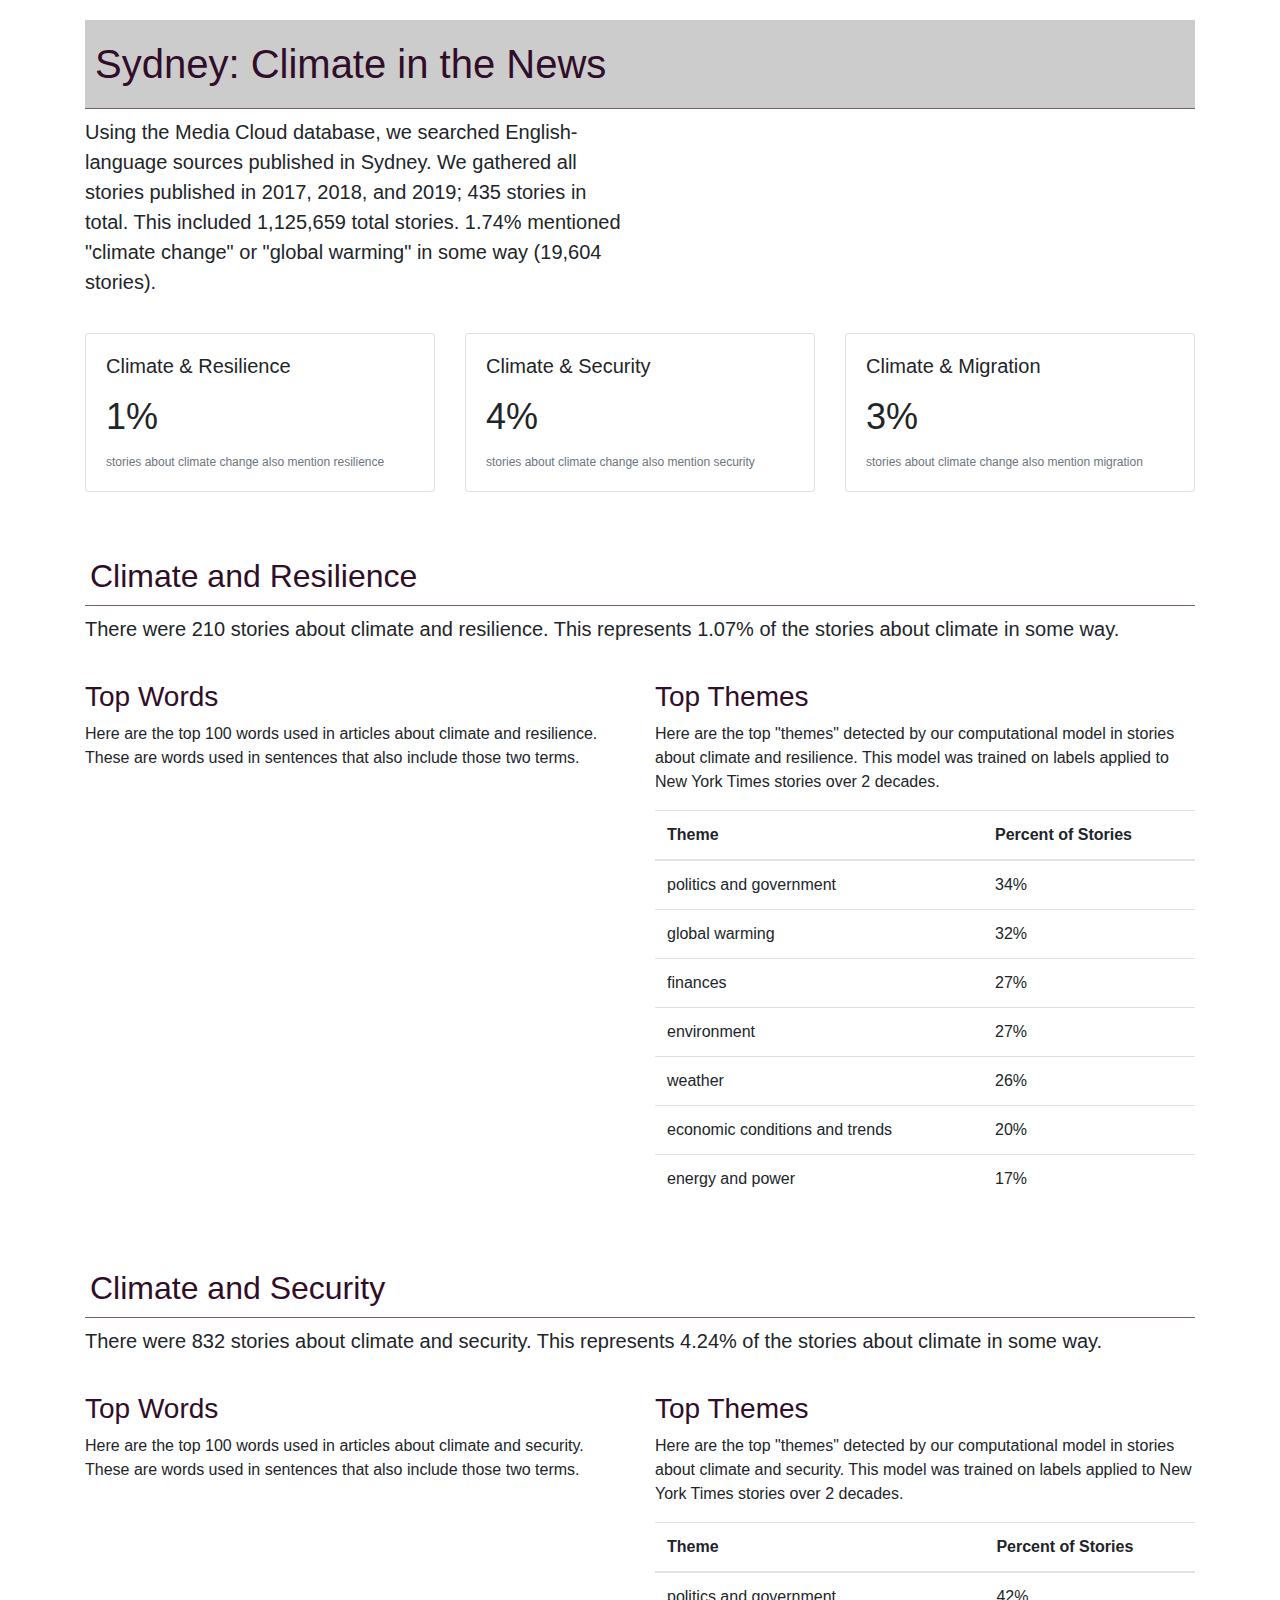
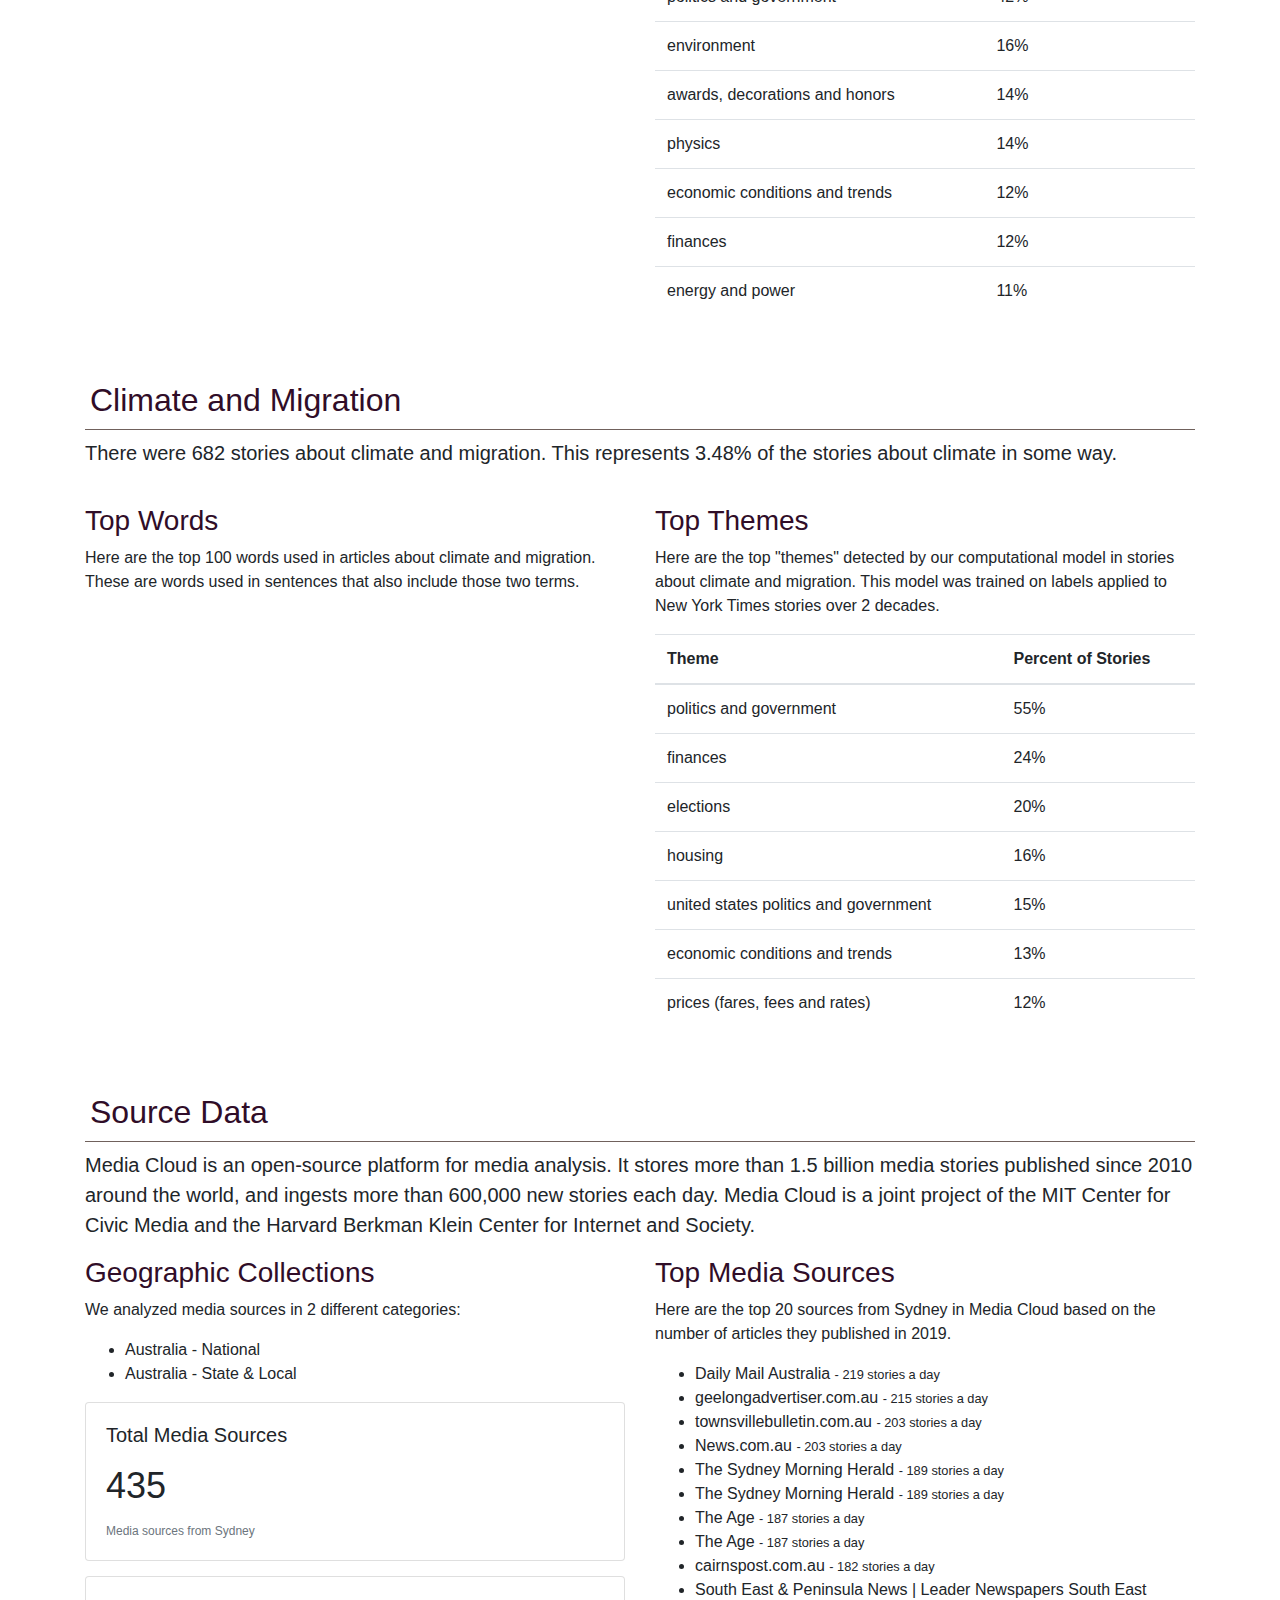
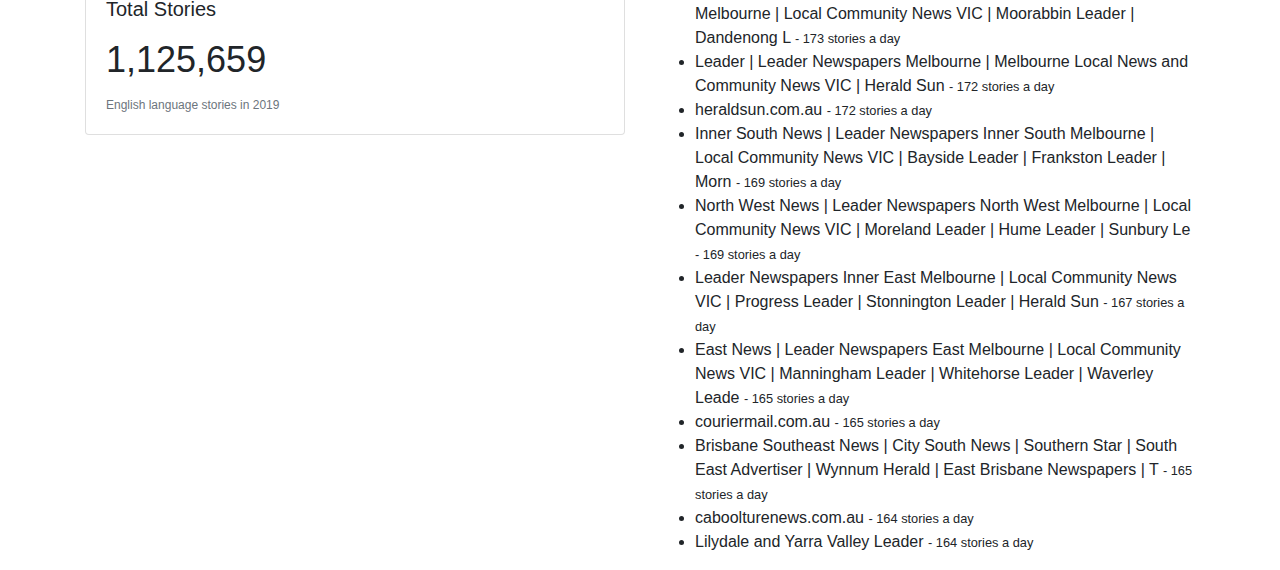
<file: reports/batik-report-sydney.html>
<!DOCTYPE html>
<html lang="en">
  <head>
    <meta charset="utf-8" />
    <meta name="viewport" content="width=device-width, initial-scale=1" />
    <link rel="stylesheet" href="https://stackpath.bootstrapcdn.com/bootstrap/4.4.1/css/bootstrap.min.css" integrity="sha384-Vkoo8x4CGsO3+Hhxv8T/Q5PaXtkKtu6ug5TOeNV6gBiFeWPGFN9MuhOf23Q9Ifjh" crossorigin="anonymous" />
    <link rel="stylesheet" href="report.css" />
    <script src="https://ajax.googleapis.com/ajax/libs/jquery/3.4.1/jquery.min.js"></script>
    <script src="https://code.highcharts.com/highcharts.js"></script>
    <script src="https://code.highcharts.com/modules/wordcloud.js"></script>
    <script src="report.js"></script>
    <title>Sydney: Climate in the News</title>
  </head>
  <body>
    <div class="container">
      <header>
        <div class="row">
          <div class="col">
            <h1>Sydney: Climate in the News</h1>
          </div>
        </div>
      </header>
      <div class="row">
        <div class="col">
          <p class="lead">Using the Media Cloud database, we searched English-language sources published in Sydney. We gathered all stories published in 2017, 2018, and 2019; 435 stories in total.  This included 1,125,659 total stories. 1.74% mentioned "climate change" or "global warming" in some way (19,604 stories).</p>
        </div>
        <div class="col">
          <div id="sydney-climate-stories-chart" class="piechart"></div>
          <script>$(function() {piechart("Climate Stories", "sydney-climate-stories-chart", [{"name": "Climate Change Stories", "y": 19604, "color": "#300D28"}, {"name": "Other Stories", "y": 1106055, "color": "#cccccc"}], 300)})</script>
        </div>
      </div>
      <div class="row">
        <div class="col">
          <div id="sydney-climate-attention-chart" class="linechart">
            <script>$(function() {linechart("Stories", "sydney-climate-attention-chart", [[1482728400000.0, 1], [1483333200000.0, 28], [1483938000000.0, 22], [1484542800000.0, 58], [1485147600000.0, 29], [1485752400000.0, 58], [1486357200000.0, 72], [1486962000000.0, 59], [1487566800000.0, 31], [1488171600000.0, 33], [1488776400000.0, 51], [1489377600000.0, 12], [1489982400000.0, 32], [1490587200000.0, 40], [1491192000000.0, 48], [1491796800000.0, 40], [1492401600000.0, 52], [1493006400000.0, 50], [1493611200000.0, 21], [1494216000000.0, 38], [1494820800000.0, 26], [1495425600000.0, 61], [1496030400000.0, 79], [1496635200000.0, 91], [1497240000000.0, 61], [1497844800000.0, 44], [1498449600000.0, 26], [1499054400000.0, 58], [1499659200000.0, 64], [1500264000000.0, 38], [1500868800000.0, 44], [1501473600000.0, 56], [1502078400000.0, 32], [1502683200000.0, 22], [1503288000000.0, 18], [1503892800000.0, 24], [1504497600000.0, 25], [1505102400000.0, 43], [1505707200000.0, 39], [1506312000000.0, 31], [1506916800000.0, 69], [1507521600000.0, 61], [1508126400000.0, 45], [1508731200000.0, 32], [1509336000000.0, 40], [1509944400000.0, 31], [1510549200000.0, 43], [1511154000000.0, 20], [1511758800000.0, 30], [1512363600000.0, 78], [1512968400000.0, 73], [1513573200000.0, 35], [1514178000000.0, 44], [1514782800000.0, 24], [1515387600000.0, 131], [1515992400000.0, 43], [1516597200000.0, 185], [1517202000000.0, 89], [1517806800000.0, 58], [1518411600000.0, 41], [1519016400000.0, 47], [1519621200000.0, 46], [1520226000000.0, 29], [1520827200000.0, 61], [1521432000000.0, 101], [1522036800000.0, 22], [1522641600000.0, 109], [1523246400000.0, 107], [1523851200000.0, 71], [1524456000000.0, 41], [1525060800000.0, 199], [1525665600000.0, 110], [1526270400000.0, 41], [1526875200000.0, 61], [1527480000000.0, 100], [1528084800000.0, 91], [1528689600000.0, 37], [1529294400000.0, 106], [1529899200000.0, 68], [1530504000000.0, 55], [1531108800000.0, 41], [1531713600000.0, 126], [1532318400000.0, 27], [1532923200000.0, 151], [1533528000000.0, 189], [1534132800000.0, 136], [1534737600000.0, 157], [1535342400000.0, 224], [1535947200000.0, 107], [1536552000000.0, 239], [1537156800000.0, 63], [1537761600000.0, 133], [1538366400000.0, 184], [1538971200000.0, 296], [1539576000000.0, 262], [1540180800000.0, 312], [1540785600000.0, 218], [1541394000000.0, 158], [1541998800000.0, 128], [1542603600000.0, 266], [1543208400000.0, 479], [1543813200000.0, 286], [1544418000000.0, 167], [1545022800000.0, 123], [1545627600000.0, 61], [1546232400000.0, 101], [1546837200000.0, 146], [1547442000000.0, 151], [1548046800000.0, 219], [1548651600000.0, 215], [1549256400000.0, 187], [1549861200000.0, 203], [1550466000000.0, 119], [1551070800000.0, 186], [1551675600000.0, 266], [1552276800000.0, 460], [1552881600000.0, 281], [1553486400000.0, 137], [1554091200000.0, 136], [1554696000000.0, 315], [1555300800000.0, 215], [1555905600000.0, 135], [1556510400000.0, 410], [1557115200000.0, 287], [1557720000000.0, 574], [1558324800000.0, 353], [1558929600000.0, 232], [1559534400000.0, 97], [1560139200000.0, 99], [1560744000000.0, 141], [1561348800000.0, 193], [1561953600000.0, 103], [1562558400000.0, 73], [1563163200000.0, 81], [1563768000000.0, 74], [1564372800000.0, 98], [1564977600000.0, 100], [1565582400000.0, 220], [1566187200000.0, 285], [1566792000000.0, 84], [1567396800000.0, 192], [1568001600000.0, 192], [1568606400000.0, 438], [1569211200000.0, 214], [1569816000000.0, 251], [1570420800000.0, 546], [1571025600000.0, 168], [1571630400000.0, 181], [1572235200000.0, 94], [1572843600000.0, 424], [1573448400000.0, 451], [1574053200000.0, 234], [1574658000000.0, 385]], 200)})</script>
          </div>
        </div>
      </div>
      <div class="row">
        <div class="col">
          <div class="card stat">
            <div class="card-body">
              <h5 class="card-title">Climate &amp; Resilience</h5>
              <p class="card-text stat">1%</p>
              <p class="card-subtitle text-muted">stories about climate change also mention resilience</p>
            </div>
          </div>
        </div>
        <div class="col">
          <div class="card stat">
            <div class="card-body">
              <h5 class="card-title">Climate &amp; Security</h5>
              <p class="card-text stat">4%</p>
              <p class="card-subtitle text-muted">stories about climate change also mention security</p>
            </div>
          </div>
        </div>
        <div class="col">
          <div class="card stat">
            <div class="card-body">
              <h5 class="card-title">Climate &amp; Migration</h5>
              <p class="card-text stat">3%</p>
              <p class="card-subtitle text-muted">stories about climate change also mention migration</p>
            </div>
          </div>
        </div>
      </div>
      <div class="row">
        <div class="col">
          <h2>Climate and Resilience</h2>
          <p class="lead">There were 210 stories about climate and resilience. This represents 1.07% of the stories about climate in some way.</p>
        </div>
      </div>
      <div class="row">
        <div class="col">
          <div id="sydney-resilience-attention-chart" class="linechart">
            <script>$(function() {linechart("Resilience Stories", "sydney-resilience-attention-chart", [[1485752400000.0, 5], [1486962000000.0, 1], [1489377600000.0, 1], [1491192000000.0, 1], [1494216000000.0, 1], [1500264000000.0, 1], [1501473600000.0, 4], [1502683200000.0, 1], [1505102400000.0, 3], [1506916800000.0, 2], [1511758800000.0, 7], [1512968400000.0, 2], [1517806800000.0, 1], [1520827200000.0, 1], [1523246400000.0, 1], [1525060800000.0, 1], [1526875200000.0, 1], [1527480000000.0, 9], [1528084800000.0, 1], [1532923200000.0, 3], [1533528000000.0, 1], [1535947200000.0, 3], [1536552000000.0, 11], [1538366400000.0, 2], [1540785600000.0, 5], [1541394000000.0, 1], [1541998800000.0, 5], [1542603600000.0, 1], [1543208400000.0, 4], [1543813200000.0, 1], [1546837200000.0, 1], [1549256400000.0, 4], [1550466000000.0, 1], [1551675600000.0, 4], [1553486400000.0, 1], [1554091200000.0, 1], [1555905600000.0, 2], [1557115200000.0, 4], [1558324800000.0, 13], [1558929600000.0, 1], [1559534400000.0, 4], [1560139200000.0, 3], [1560744000000.0, 4], [1561348800000.0, 1], [1563163200000.0, 1], [1564372800000.0, 14], [1565582400000.0, 19], [1566187200000.0, 19], [1566792000000.0, 1], [1568606400000.0, 5], [1569211200000.0, 1], [1570420800000.0, 1], [1571025600000.0, 2], [1571630400000.0, 13], [1572843600000.0, 9], [1573448400000.0, 2], [1574053200000.0, 5], [1574658000000.0, 1]], 200)})</script>
          </div>
        </div>
      </div>
      <div class="row">
        <div class="col">
          <h3>Top Words</h3>
          <p class="headline">Here are the top 100 words used in articles about climate and resilience. These are words used in sentences that also include those two terms.</p>
          <div id="sydney-resilience-top-words" class="wordcloud"></div>
          <script>$(function() {wordcloud("sydney-resilience-top-words", [{"name": "risks", "weight": 28}, {"name": "global", "weight": 24}, {"name": "emissions", "weight": 24}, {"name": "university", "weight": 22}, {"name": "nsw", "weight": 21}, {"name": "adaptation", "weight": 21}, {"name": "scientists", "weight": 20}, {"name": "drought", "weight": 17}, {"name": "insurers", "weight": 16}, {"name": "herald", "weight": 15}, {"name": "reef", "weight": 14}, {"name": "mitigation", "weight": 14}, {"name": "minister", "weight": 14}, {"name": "melbourne", "weight": 14}, {"name": "invest", "weight": 14}, {"name": "renewable", "weight": 13}, {"name": "nations", "weight": 12}, {"name": "infrastructure", "weight": 12}, {"name": "declare", "weight": 12}, {"name": "centre", "weight": 12}, {"name": "tuvalu", "weight": 11}, {"name": "morrison", "weight": 11}, {"name": "islands", "weight": 11}, {"name": "councils", "weight": 11}, {"name": "coral", "weight": 11}, {"name": "sustainable", "weight": 10}, {"name": "queensland", "weight": 10}, {"name": "bushfire", "weight": 10}, {"name": "western", "weight": 9}, {"name": "vulnerable", "weight": 9}, {"name": "uninsurable", "weight": 9}, {"name": "projections", "weight": 9}, {"name": "labor", "weight": 9}, {"name": "impacts", "weight": 9}, {"name": "funding", "weight": 9}, {"name": "crisis", "weight": 9}, {"name": "challenges", "weight": 9}, {"name": "catastrophic", "weight": 9}, {"name": "turnbull", "weight": 8}, {"name": "government's", "weight": 8}, {"name": "flood", "weight": 8}, {"name": "canberra", "weight": 8}, {"name": "apra", "weight": 8}, {"name": "vegetation", "weight": 7}, {"name": "shire", "weight": 7}, {"name": "sector", "weight": 7}, {"name": "regulators", "weight": 7}, {"name": "paris", "weight": 7}, {"name": "jones", "weight": 7}, {"name": "institute", "weight": 7}, {"name": "harbour", "weight": 7}, {"name": "focused", "weight": 7}, {"name": "disasters", "weight": 7}, {"name": "barrier", "weight": 7}, {"name": "warming", "weight": 6}, {"name": "turtles", "weight": 6}, {"name": "transport", "weight": 6}, {"name": "tourism", "weight": 6}, {"name": "tackle", "weight": 6}, {"name": "summit", "weight": 6}, {"name": "professor", "weight": 6}, {"name": "pledge", "weight": 6}, {"name": "northern", "weight": 6}, {"name": "mallon", "weight": 6}, {"name": "foundation", "weight": 6}, {"name": "environmental", "weight": 6}, {"name": "ecological", "weight": 6}, {"name": "commitments", "weight": 6}, {"name": "coal", "weight": 6}, {"name": "climate-related", "weight": 6}, {"name": "beaches", "weight": 6}, {"name": "zealand's", "weight": 5}, {"name": "world's", "weight": 5}, {"name": "topics", "weight": 5}, {"name": "taylor", "weight": 5}, {"name": "supports", "weight": 5}, {"name": "studies", "weight": 5}, {"name": "stability", "weight": 5}, {"name": "solutions", "weight": 5}, {"name": "penrith", "weight": 5}, {"name": "parliament", "weight": 5}, {"name": "oysters", "weight": 5}, {"name": "mayor", "weight": 5}, {"name": "marine", "weight": 5}, {"name": "investor", "weight": 5}, {"name": "innovative", "weight": 5}, {"name": "industries", "weight": 5}, {"name": "indigenous", "weight": 5}, {"name": "humanitarian", "weight": 5}, {"name": "hazards", "weight": 5}, {"name": "futures", "weight": 5}, {"name": "fuel", "weight": 5}, {"name": "fossil", "weight": 5}, {"name": "ensure", "weight": 5}, {"name": "economic", "weight": 5}, {"name": "defence", "weight": 5}, {"name": "consultants", "weight": 5}, {"name": "coal-fired", "weight": 5}, {"name": "climate-change", "weight": 5}, {"name": "byron", "weight": 5}], 300)})</script>
        </div>
        <div class="col">
          <h3>Top Themes</h3>
          <p class="headline">Here are the top "themes" detected by our computational model in stories about climate and resilience. This model was trained on labels applied to New York Times stories over 2 decades.<table class="table"><thead><tr><th>Theme</th><th>Percent of Stories</th></tr></thead><tbody><tr><td>politics and government</td><td>34%</td></tr><tr><td>global warming</td><td>32%</td></tr><tr><td>finances</td><td>27%</td></tr><tr><td>environment</td><td>27%</td></tr><tr><td>weather</td><td>26%</td></tr><tr><td>economic conditions and trends</td><td>20%</td></tr><tr><td>energy and power</td><td>17%</td></tr></tbody></table></p>
        </div>
      </div>
      <div class="row">
        <div class="col">
          <h2>Climate and Security</h2>
          <p class="lead">There were 832 stories about climate and security. This represents 4.24% of the stories about climate in some way.</p>
        </div>
      </div>
      <div class="row">
        <div class="col">
          <div id="sydney-security-attention-chart" class="linechart">
            <script>$(function() {linechart("Security Stories", "sydney-security-attention-chart", [[1484542800000.0, 1], [1485147600000.0, 1], [1486357200000.0, 3], [1486962000000.0, 7], [1487566800000.0, 2], [1488171600000.0, 1], [1488776400000.0, 4], [1489377600000.0, 3], [1489982400000.0, 1], [1490587200000.0, 3], [1491192000000.0, 4], [1493611200000.0, 1], [1494216000000.0, 1], [1495425600000.0, 4], [1496030400000.0, 9], [1496635200000.0, 8], [1497240000000.0, 7], [1497844800000.0, 6], [1498449600000.0, 1], [1499054400000.0, 4], [1499659200000.0, 8], [1500264000000.0, 4], [1500868800000.0, 3], [1501473600000.0, 10], [1502078400000.0, 2], [1503288000000.0, 6], [1503892800000.0, 1], [1504497600000.0, 6], [1505102400000.0, 1], [1505707200000.0, 2], [1506312000000.0, 1], [1506916800000.0, 2], [1508126400000.0, 1], [1509336000000.0, 1], [1510549200000.0, 1], [1511154000000.0, 2], [1513573200000.0, 1], [1514782800000.0, 4], [1515387600000.0, 2], [1515992400000.0, 2], [1516597200000.0, 124], [1517202000000.0, 7], [1517806800000.0, 1], [1519016400000.0, 1], [1520226000000.0, 1], [1520827200000.0, 7], [1521432000000.0, 4], [1522036800000.0, 1], [1522641600000.0, 14], [1523246400000.0, 7], [1523851200000.0, 1], [1524456000000.0, 1], [1525060800000.0, 1], [1527480000000.0, 2], [1528084800000.0, 12], [1528689600000.0, 5], [1529294400000.0, 2], [1530504000000.0, 1], [1531713600000.0, 1], [1532923200000.0, 42], [1533528000000.0, 1], [1534132800000.0, 2], [1535342400000.0, 11], [1535947200000.0, 6], [1536552000000.0, 11], [1537761600000.0, 1], [1538971200000.0, 41], [1540180800000.0, 5], [1540785600000.0, 2], [1541998800000.0, 4], [1542603600000.0, 24], [1543208400000.0, 4], [1543813200000.0, 4], [1544418000000.0, 5], [1545022800000.0, 2], [1545627600000.0, 4], [1547442000000.0, 14], [1548046800000.0, 9], [1548651600000.0, 4], [1549256400000.0, 1], [1549861200000.0, 2], [1551070800000.0, 8], [1551675600000.0, 3], [1552276800000.0, 6], [1552881600000.0, 7], [1553486400000.0, 16], [1554091200000.0, 9], [1554696000000.0, 9], [1555300800000.0, 19], [1555905600000.0, 11], [1557115200000.0, 11], [1557720000000.0, 26], [1558324800000.0, 40], [1558929600000.0, 1], [1559534400000.0, 6], [1560139200000.0, 2], [1560744000000.0, 8], [1561348800000.0, 1], [1561953600000.0, 2], [1562558400000.0, 1], [1563163200000.0, 2], [1564372800000.0, 10], [1564977600000.0, 13], [1565582400000.0, 1], [1566792000000.0, 4], [1568001600000.0, 7], [1568606400000.0, 5], [1569211200000.0, 4], [1569816000000.0, 1], [1570420800000.0, 1], [1571025600000.0, 14], [1571630400000.0, 6], [1572235200000.0, 7], [1572843600000.0, 2], [1573448400000.0, 18], [1574053200000.0, 6], [1574658000000.0, 32]], 200)})</script>
          </div>
        </div>
      </div>
      <div class="row">
        <div class="col">
          <h3>Top Words</h3>
          <p class="headline">Here are the top 100 words used in articles about climate and security. These are words used in sentences that also include those two terms.</p>
          <div id="sydney-security-top-words" class="wordcloud"></div>
          <script>$(function() {wordcloud("sydney-security-top-words", [{"name": "minister", "weight": 41}, {"name": "university", "weight": 37}, {"name": "melbourne", "weight": 27}, {"name": "global", "weight": 23}, {"name": "herald", "weight": 21}, {"name": "paris", "weight": 20}, {"name": "economic", "weight": 20}, {"name": "agreement", "weight": 20}, {"name": "warming", "weight": 17}, {"name": "morrison", "weight": 17}, {"name": "impacts", "weight": 17}, {"name": "emissions", "weight": 16}, {"name": "centre", "weight": 16}, {"name": "professor", "weight": 15}, {"name": "nsw", "weight": 15}, {"name": "nations", "weight": 15}, {"name": "labor", "weight": 15}, {"name": "drought", "weight": 15}, {"name": "china", "weight": 15}, {"name": "islands", "weight": 14}, {"name": "trump", "weight": 12}, {"name": "western", "weight": 11}, {"name": "hospital", "weight": 11}, {"name": "defence", "weight": 11}, {"name": "coalition", "weight": 11}, {"name": "perth", "weight": 10}, {"name": "infrastructure", "weight": 10}, {"name": "economy", "weight": 10}, {"name": "turnbull", "weight": 9}, {"name": "topics", "weight": 9}, {"name": "territory", "weight": 9}, {"name": "studies", "weight": 9}, {"name": "leader", "weight": 9}, {"name": "harbour", "weight": 9}, {"name": "environmental", "weight": 9}, {"name": "dam", "weight": 9}, {"name": "coal", "weight": 9}, {"name": "united", "weight": 8}, {"name": "scientists", "weight": 8}, {"name": "rainfall", "weight": 8}, {"name": "posed", "weight": 8}, {"name": "litres", "weight": 8}, {"name": "ensuring", "weight": 8}, {"name": "desalination", "weight": 8}, {"name": "brisbane", "weight": 8}, {"name": "basin", "weight": 8}, {"name": "airport", "weight": 8}, {"name": "vulnerable", "weight": 7}, {"name": "students", "weight": 7}, {"name": "risks", "weight": 7}, {"name": "organisation", "weight": 7}, {"name": "olympic", "weight": 7}, {"name": "intelligence", "weight": 7}, {"name": "donald", "weight": 7}, {"name": "commission", "weight": 7}, {"name": "challenges", "weight": 7}, {"name": "asia", "weight": 7}, {"name": "wentworth", "weight": 6}, {"name": "victorian", "weight": 6}, {"name": "tax", "weight": 6}, {"name": "tackle", "weight": 6}, {"name": "supporters", "weight": 6}, {"name": "summit", "weight": 6}, {"name": "scott", "weight": 6}, {"name": "scientific", "weight": 6}, {"name": "sceptics", "weight": 6}, {"name": "sailele", "weight": 6}, {"name": "quantum", "weight": 6}, {"name": "protesters", "weight": 6}, {"name": "pollution", "weight": 6}, {"name": "peter", "weight": 6}, {"name": "payne", "weight": 6}, {"name": "northern", "weight": 6}, {"name": "institute", "weight": 6}, {"name": "election", "weight": 6}, {"name": "education", "weight": 6}, {"name": "disruption", "weight": 6}, {"name": "disasters", "weight": 6}, {"name": "deputy", "weight": 6}, {"name": "declare", "weight": 6}, {"name": "counterpart", "weight": 6}, {"name": "commitments", "weight": 6}, {"name": "canberra", "weight": 6}, {"name": "agricultural", "weight": 6}, {"name": "adelaide", "weight": 6}, {"name": "abbott", "weight": 6}, {"name": "world's", "weight": 5}, {"name": "warns", "weight": 5}, {"name": "upgrades", "weight": 5}, {"name": "tony", "weight": 5}, {"name": "sustainable", "weight": 5}, {"name": "spokeswoman", "weight": 5}, {"name": "shorten", "weight": 5}, {"name": "sector", "weight": 5}, {"name": "royal", "weight": 5}, {"name": "recycling", "weight": 5}, {"name": "queensland", "weight": 5}, {"name": "populations", "weight": 5}, {"name": "neighbours", "weight": 5}, {"name": "malcolm", "weight": 5}], 300)})</script>
        </div>
        <div class="col">
          <h3>Top Themes</h3>
          <p class="headline">Here are the top "themes" detected by our computational model in stories about climate and security. This model was trained on labels applied to New York Times stories over 2 decades.<table class="table"><thead><tr><th>Theme</th><th>Percent of Stories</th></tr></thead><tbody><tr><td>politics and government</td><td>42%</td></tr><tr><td>environment</td><td>16%</td></tr><tr><td>awards, decorations and honors</td><td>14%</td></tr><tr><td>physics</td><td>14%</td></tr><tr><td>economic conditions and trends</td><td>12%</td></tr><tr><td>finances</td><td>12%</td></tr><tr><td>energy and power</td><td>11%</td></tr></tbody></table></p>
        </div>
      </div>
      <div class="row">
        <div class="col">
          <h2>Climate and Migration</h2>
          <p class="lead">There were 682 stories about climate and migration. This represents 3.48% of the stories about climate in some way.</p>
        </div>
      </div>
      <div class="row">
        <div class="col">
          <div id="sydney-migration-attention-chart" class="linechart">
            <script>$(function() {linechart("Migration Stories", "sydney-migration-attention-chart", [[1483333200000.0, 2], [1484542800000.0, 3], [1485147600000.0, 1], [1485752400000.0, 7], [1487566800000.0, 11], [1489377600000.0, 3], [1490587200000.0, 1], [1491192000000.0, 1], [1494820800000.0, 2], [1495425600000.0, 4], [1496635200000.0, 9], [1497240000000.0, 2], [1497844800000.0, 2], [1499659200000.0, 1], [1502078400000.0, 2], [1502683200000.0, 1], [1503892800000.0, 3], [1504497600000.0, 2], [1506916800000.0, 2], [1508731200000.0, 1], [1509336000000.0, 1], [1509944400000.0, 1], [1510549200000.0, 2], [1512363600000.0, 1], [1513573200000.0, 6], [1514178000000.0, 1], [1514782800000.0, 3], [1517806800000.0, 29], [1518411600000.0, 1], [1519016400000.0, 5], [1519621200000.0, 6], [1520226000000.0, 6], [1520827200000.0, 32], [1522036800000.0, 2], [1522641600000.0, 4], [1523246400000.0, 1], [1525665600000.0, 7], [1526875200000.0, 1], [1528084800000.0, 14], [1528689600000.0, 3], [1529294400000.0, 7], [1531713600000.0, 1], [1532923200000.0, 6], [1533528000000.0, 19], [1534132800000.0, 2], [1534737600000.0, 20], [1535342400000.0, 19], [1535947200000.0, 6], [1537156800000.0, 19], [1538971200000.0, 12], [1539576000000.0, 3], [1540180800000.0, 1], [1540785600000.0, 1], [1541394000000.0, 5], [1541998800000.0, 7], [1542603600000.0, 6], [1543208400000.0, 37], [1543813200000.0, 20], [1544418000000.0, 19], [1545022800000.0, 4], [1545627600000.0, 1], [1546232400000.0, 14], [1548046800000.0, 33], [1548651600000.0, 1], [1549861200000.0, 8], [1550466000000.0, 4], [1551675600000.0, 5], [1552276800000.0, 1], [1552881600000.0, 13], [1553486400000.0, 10], [1554091200000.0, 2], [1554696000000.0, 8], [1555300800000.0, 36], [1555905600000.0, 2], [1556510400000.0, 8], [1557115200000.0, 5], [1557720000000.0, 15], [1558324800000.0, 9], [1558929600000.0, 1], [1560139200000.0, 4], [1561348800000.0, 18], [1561953600000.0, 1], [1563163200000.0, 1], [1563768000000.0, 4], [1564977600000.0, 5], [1565582400000.0, 1], [1566187200000.0, 2], [1566792000000.0, 1], [1567396800000.0, 25], [1568001600000.0, 2], [1568606400000.0, 14], [1570420800000.0, 16], [1571630400000.0, 2], [1572235200000.0, 8], [1572843600000.0, 1], [1573448400000.0, 2], [1574658000000.0, 7]], 200)})</script>
          </div>
        </div>
      </div>
      <div class="row">
        <div class="col">
          <h3>Top Words</h3>
          <p class="headline">Here are the top 100 words used in articles about climate and migration. These are words used in sentences that also include those two terms.</p>
          <div id="sydney-migration-top-words" class="wordcloud"></div>
          <script>$(function() {wordcloud("sydney-migration-top-words", [{"name": "immigration", "weight": 140}, {"name": "melbourne", "weight": 43}, {"name": "migrants", "weight": 41}, {"name": "minister", "weight": 38}, {"name": "abbott", "weight": 26}, {"name": "global", "weight": 25}, {"name": "nsw", "weight": 24}, {"name": "morrison", "weight": 23}, {"name": "infrastructure", "weight": 20}, {"name": "intake", "weight": 19}, {"name": "refugee", "weight": 18}, {"name": "economic", "weight": 18}, {"name": "herald", "weight": 17}, {"name": "nations", "weight": 15}, {"name": "queensland", "weight": 14}, {"name": "emissions", "weight": 14}, {"name": "brisbane", "weight": 14}, {"name": "tony", "weight": 13}, {"name": "premier", "weight": 12}, {"name": "labor", "weight": 12}, {"name": "election", "weight": 12}, {"name": "affordable", "weight": 12}, {"name": "scott", "weight": 11}, {"name": "defence", "weight": 11}, {"name": "warming", "weight": 10}, {"name": "turnbull", "weight": 10}, {"name": "muslim", "weight": 10}, {"name": "education", "weight": 10}, {"name": "campaign", "weight": 10}, {"name": "peter", "weight": 9}, {"name": "interstate", "weight": 9}, {"name": "topics", "weight": 8}, {"name": "senate", "weight": 8}, {"name": "scientists", "weight": 8}, {"name": "professor", "weight": 8}, {"name": "parliament", "weight": 8}, {"name": "economy", "weight": 8}, {"name": "southern", "weight": 7}, {"name": "party's", "weight": 7}, {"name": "paris", "weight": 7}, {"name": "john", "weight": 7}, {"name": "howard", "weight": 7}, {"name": "greens", "weight": 7}, {"name": "gdp", "weight": 7}, {"name": "electorate", "weight": 7}, {"name": "dutton", "weight": 7}, {"name": "disruption", "weight": 7}, {"name": "conservative", "weight": 7}, {"name": "congestion", "weight": 7}, {"name": "challenges", "weight": 7}, {"name": "buyers", "weight": 7}, {"name": "agreement", "weight": 7}, {"name": "wales", "weight": 6}, {"name": "trump", "weight": 6}, {"name": "taxes", "weight": 6}, {"name": "targets", "weight": 6}, {"name": "renewables", "weight": 6}, {"name": "media", "weight": 6}, {"name": "leader", "weight": 6}, {"name": "greenhouse", "weight": 6}, {"name": "environmental", "weight": 6}, {"name": "divisive", "weight": 6}, {"name": "detention", "weight": 6}, {"name": "children", "weight": 6}, {"name": "centre", "weight": 6}, {"name": "ban", "weight": 6}, {"name": "andrew", "weight": 6}, {"name": "western", "weight": 5}, {"name": "victorian", "weight": 5}, {"name": "university", "weight": 5}, {"name": "students", "weight": 5}, {"name": "state's", "weight": 5}, {"name": "slugs", "weight": 5}, {"name": "seekers", "weight": 5}, {"name": "perth", "weight": 5}, {"name": "pentagon", "weight": 5}, {"name": "parker", "weight": 5}, {"name": "institute", "weight": 5}, {"name": "impacts", "weight": 5}, {"name": "government-and-politics", "weight": 5}, {"name": "exacerbate", "weight": 5}, {"name": "elites", "weight": 5}, {"name": "debates", "weight": 5}, {"name": "college", "weight": 5}, {"name": "calling", "weight": 5}, {"name": "bower", "weight": 5}, {"name": "berejiklian", "weight": 5}, {"name": "asylum", "weight": 5}, {"name": "worldwide", "weight": 4}, {"name": "warringah", "weight": 4}, {"name": "warns", "weight": 4}, {"name": "wars", "weight": 4}, {"name": "values", "weight": 4}, {"name": "tropical", "weight": 4}, {"name": "tackle", "weight": 4}, {"name": "sydneysiders", "weight": 4}, {"name": "sustainable", "weight": 4}, {"name": "sunshine", "weight": 4}, {"name": "studies", "weight": 4}, {"name": "southeast", "weight": 4}], 300)})</script>
        </div>
        <div class="col">
          <h3>Top Themes</h3>
          <p class="headline">Here are the top "themes" detected by our computational model in stories about climate and migration. This model was trained on labels applied to New York Times stories over 2 decades.<table class="table"><thead><tr><th>Theme</th><th>Percent of Stories</th></tr></thead><tbody><tr><td>politics and government</td><td>55%</td></tr><tr><td>finances</td><td>24%</td></tr><tr><td>elections</td><td>20%</td></tr><tr><td>housing</td><td>16%</td></tr><tr><td>united states politics and government</td><td>15%</td></tr><tr><td>economic conditions and trends</td><td>13%</td></tr><tr><td>prices (fares, fees and rates)</td><td>12%</td></tr></tbody></table></p>
        </div>
      </div>
      <div class="row">
        <div class="col">
          <h2>Source Data</h2>
        </div>
      </div>
      <div class="row">
        <div class="col">
          <p class="lead">Media Cloud is an open-source platform for media analysis. It stores more than 1.5 billion media stories published since 2010 around the world, and ingests more than 600,000 new stories each day. Media Cloud is a joint project of the MIT Center for Civic Media and the Harvard Berkman Klein Center for Internet and Society.</p>
        </div>
      </div>
      <div class="row">
        <div class="col">
          <div class="row">
            <div class="col">
              <h3>Geographic Collections</h3>
              <p>We analyzed media sources in 2 different categories:</p>
              <ul>
                <li>Australia - National</li>
                <li>Australia - State &amp; Local</li>
              </ul>
            </div>
          </div>
          <div class="row">
            <div class="col">
              <div class="card stat">
                <div class="card-body">
                  <h5 class="card-title">Total Media Sources</h5>
                  <p class="card-text stat">435</p>
                  <p class="card-subtitle text-muted">Media sources from Sydney</p>
                </div>
              </div>
            </div>
          </div>
          <div class="row">
            <div class="col">
              <div class="card stat">
                <div class="card-body">
                  <h5 class="card-title">Total Stories</h5>
                  <p class="card-text stat">1,125,659</p>
                  <p class="card-subtitle text-muted">English language stories in 2019</p>
                </div>
              </div>
            </div>
          </div>
        </div>
        <div class="col">
          <h3>Top Media Sources</h3>
          <p>Here are the top 20 sources from Sydney in Media Cloud based on the number of articles they published in 2019.</p>
          <ul>
            <li>Daily Mail Australia <small>- 219 stories a day</small></li>
            <li>geelongadvertiser.com.au <small>- 215 stories a day</small></li>
            <li>townsvillebulletin.com.au <small>- 203 stories a day</small></li>
            <li>News.com.au <small>- 203 stories a day</small></li>
            <li>The Sydney Morning Herald <small>- 189 stories a day</small></li>
            <li>The Sydney Morning Herald <small>- 189 stories a day</small></li>
            <li>The Age <small>- 187 stories a day</small></li>
            <li>The Age <small>- 187 stories a day</small></li>
            <li>cairnspost.com.au <small>- 182 stories a day</small></li>
            <li>South East &amp; Peninsula News | Leader Newspapers South East Melbourne | Local Community News VIC | Moorabbin Leader | Dandenong L <small>- 173 stories a day</small></li>
            <li>Leader | Leader Newspapers Melbourne | Melbourne Local News and Community News VIC | Herald Sun <small>- 172 stories a day</small></li>
            <li>heraldsun.com.au <small>- 172 stories a day</small></li>
            <li>Inner South News | Leader Newspapers Inner South Melbourne | Local Community News VIC | Bayside Leader | Frankston Leader | Morn <small>- 169 stories a day</small></li>
            <li>North West News | Leader Newspapers North West Melbourne | Local Community News VIC | Moreland Leader | Hume Leader | Sunbury Le <small>- 169 stories a day</small></li>
            <li>Leader Newspapers Inner East Melbourne | Local Community News VIC | Progress Leader | Stonnington Leader | Herald Sun <small>- 167 stories a day</small></li>
            <li>East News | Leader Newspapers East Melbourne | Local Community News VIC | Manningham Leader | Whitehorse Leader | Waverley Leade <small>- 165 stories a day</small></li>
            <li>couriermail.com.au <small>- 165 stories a day</small></li>
            <li>Brisbane Southeast News | City South News | Southern Star | South East Advertiser | Wynnum Herald | East Brisbane Newspapers | T <small>- 165 stories a day</small></li>
            <li>caboolturenews.com.au <small>- 164 stories a day</small></li>
            <li>Lilydale and Yarra Valley Leader <small>- 164 stories a day</small></li>
          </ul>
        </div>
      </div>
    </div>
  </body>
</html>
</file>
<file: reports/report.css>
body {
    margin-top: 20px;
}

.stat {
    margin-bottom: 15px;
}

p.stat {
    font-size: 36px;
}

p.card-subtitle {
    font-size: 12px;
}

.piechart {
    margin-bottom: 20px;
    display: block;
}

.linechart {
    margin-bottom: 20px;
    display: block;
}

h1 { 
    color: #300D28;
    background-color: #cccccc;
    padding: 20px 10px;
    border-bottom: 1px solid #70615C;
}

h2 {
    color: #300D28;
    margin-top: 40px;
    padding: 10px 5px;
    border-bottom: 1px solid #70615C;
}

h3 {
    color: #300D28;
}

hr {
    color: #70615C;
}

.wordcloud {
    display: block;
}
</file>
